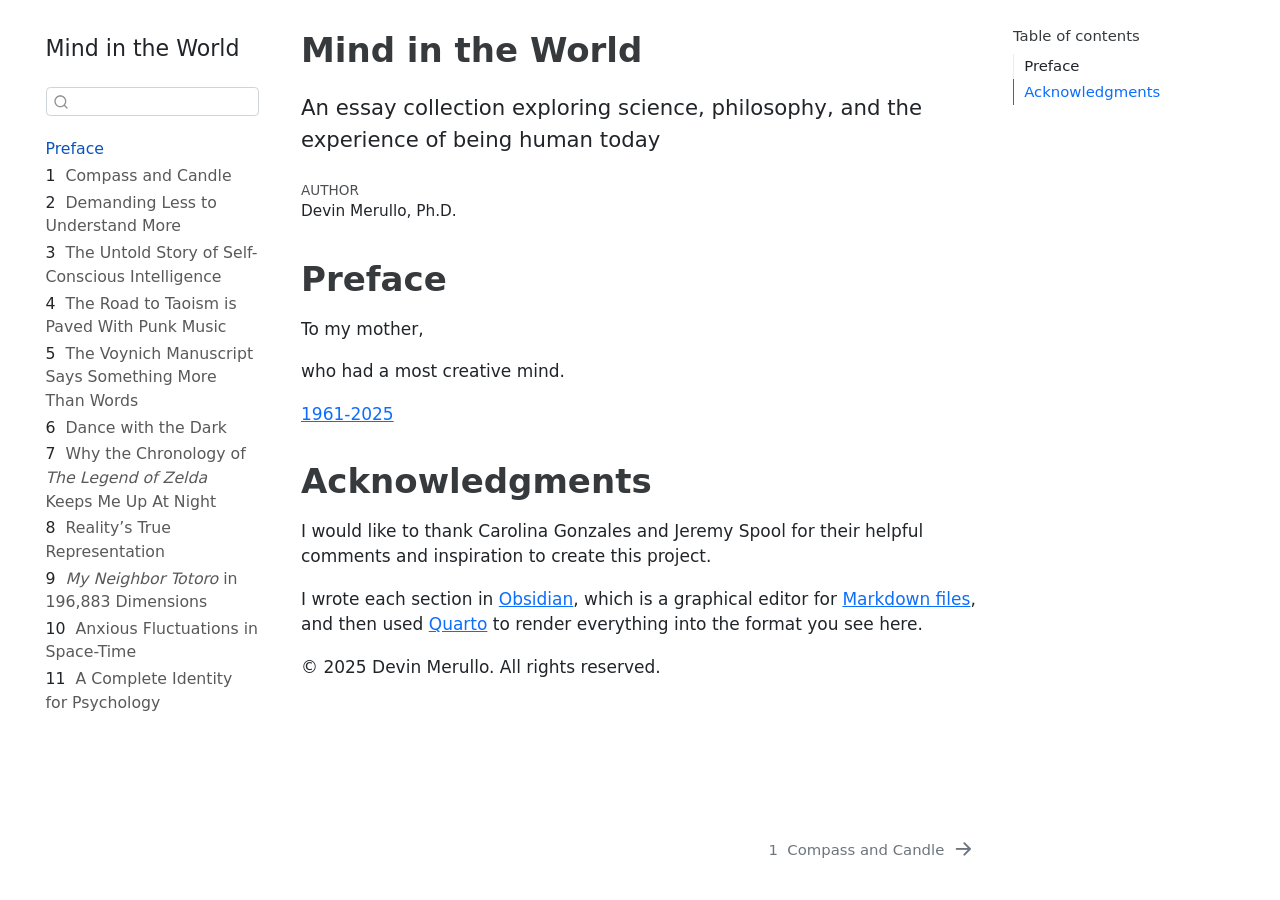
<file: docs/index.html>
<!DOCTYPE html>
<html xmlns="http://www.w3.org/1999/xhtml" lang="en" xml:lang="en"><head>

<meta charset="utf-8">
<meta name="generator" content="quarto-1.3.450">

<meta name="viewport" content="width=device-width, initial-scale=1.0, user-scalable=yes">

<meta name="author" content="Devin Merullo, Ph.D.">

<title>Mind in the World</title>
<style>
code{white-space: pre-wrap;}
span.smallcaps{font-variant: small-caps;}
div.columns{display: flex; gap: min(4vw, 1.5em);}
div.column{flex: auto; overflow-x: auto;}
div.hanging-indent{margin-left: 1.5em; text-indent: -1.5em;}
ul.task-list{list-style: none;}
ul.task-list li input[type="checkbox"] {
  width: 0.8em;
  margin: 0 0.8em 0.2em -1em; /* quarto-specific, see https://github.com/quarto-dev/quarto-cli/issues/4556 */ 
  vertical-align: middle;
}
</style>


<script src="site_libs/quarto-nav/quarto-nav.js"></script>
<script src="site_libs/quarto-nav/headroom.min.js"></script>
<script src="site_libs/clipboard/clipboard.min.js"></script>
<script src="site_libs/quarto-search/autocomplete.umd.js"></script>
<script src="site_libs/quarto-search/fuse.min.js"></script>
<script src="site_libs/quarto-search/quarto-search.js"></script>
<meta name="quarto:offset" content="./">
<link href="./compass-and-candle.html" rel="next">
<script src="site_libs/quarto-html/quarto.js"></script>
<script src="site_libs/quarto-html/popper.min.js"></script>
<script src="site_libs/quarto-html/tippy.umd.min.js"></script>
<script src="site_libs/quarto-html/anchor.min.js"></script>
<link href="site_libs/quarto-html/tippy.css" rel="stylesheet">
<link href="site_libs/quarto-html/quarto-syntax-highlighting.css" rel="stylesheet" id="quarto-text-highlighting-styles">
<script src="site_libs/bootstrap/bootstrap.min.js"></script>
<link href="site_libs/bootstrap/bootstrap-icons.css" rel="stylesheet">
<link href="site_libs/bootstrap/bootstrap.min.css" rel="stylesheet" id="quarto-bootstrap" data-mode="light">
<script id="quarto-search-options" type="application/json">{
  "location": "sidebar",
  "copy-button": false,
  "collapse-after": 3,
  "panel-placement": "start",
  "type": "textbox",
  "limit": 20,
  "language": {
    "search-no-results-text": "No results",
    "search-matching-documents-text": "matching documents",
    "search-copy-link-title": "Copy link to search",
    "search-hide-matches-text": "Hide additional matches",
    "search-more-match-text": "more match in this document",
    "search-more-matches-text": "more matches in this document",
    "search-clear-button-title": "Clear",
    "search-detached-cancel-button-title": "Cancel",
    "search-submit-button-title": "Submit",
    "search-label": "Search"
  }
}</script>


<link rel="stylesheet" href="styles.css">
</head>

<body class="nav-sidebar floating">

<div id="quarto-search-results"></div>
  <header id="quarto-header" class="headroom fixed-top">
  <nav class="quarto-secondary-nav">
    <div class="container-fluid d-flex">
      <button type="button" class="quarto-btn-toggle btn" data-bs-toggle="collapse" data-bs-target="#quarto-sidebar,#quarto-sidebar-glass" aria-controls="quarto-sidebar" aria-expanded="false" aria-label="Toggle sidebar navigation" onclick="if (window.quartoToggleHeadroom) { window.quartoToggleHeadroom(); }">
        <i class="bi bi-layout-text-sidebar-reverse"></i>
      </button>
      <nav class="quarto-page-breadcrumbs" aria-label="breadcrumb"><ol class="breadcrumb"><li class="breadcrumb-item"><a href="./index.html">Preface</a></li></ol></nav>
      <a class="flex-grow-1" role="button" data-bs-toggle="collapse" data-bs-target="#quarto-sidebar,#quarto-sidebar-glass" aria-controls="quarto-sidebar" aria-expanded="false" aria-label="Toggle sidebar navigation" onclick="if (window.quartoToggleHeadroom) { window.quartoToggleHeadroom(); }">      
      </a>
      <button type="button" class="btn quarto-search-button" aria-label="" onclick="window.quartoOpenSearch();">
        <i class="bi bi-search"></i>
      </button>
    </div>
  </nav>
</header>
<!-- content -->
<div id="quarto-content" class="quarto-container page-columns page-rows-contents page-layout-full">
<!-- sidebar -->
  <nav id="quarto-sidebar" class="sidebar collapse collapse-horizontal sidebar-navigation floating overflow-auto">
    <div class="pt-lg-2 mt-2 text-left sidebar-header">
    <div class="sidebar-title mb-0 py-0">
      <a href="./">Mind in the World</a> 
    </div>
      </div>
        <div class="mt-2 flex-shrink-0 align-items-center">
        <div class="sidebar-search">
        <div id="quarto-search" class="" title="Search"></div>
        </div>
        </div>
    <div class="sidebar-menu-container"> 
    <ul class="list-unstyled mt-1">
        <li class="sidebar-item">
  <div class="sidebar-item-container"> 
  <a href="./index.html" class="sidebar-item-text sidebar-link active">
 <span class="menu-text">Preface</span></a>
  </div>
</li>
        <li class="sidebar-item">
  <div class="sidebar-item-container"> 
  <a href="./compass-and-candle.html" class="sidebar-item-text sidebar-link">
 <span class="menu-text"><span class="chapter-number">1</span>&nbsp; <span class="chapter-title">Compass and Candle</span></span></a>
  </div>
</li>
        <li class="sidebar-item">
  <div class="sidebar-item-container"> 
  <a href="./self.html" class="sidebar-item-text sidebar-link">
 <span class="menu-text"><span class="chapter-number">2</span>&nbsp; <span class="chapter-title">Demanding Less to Understand More</span></span></a>
  </div>
</li>
        <li class="sidebar-item">
  <div class="sidebar-item-container"> 
  <a href="./movement.html" class="sidebar-item-text sidebar-link">
 <span class="menu-text"><span class="chapter-number">3</span>&nbsp; <span class="chapter-title">The Untold Story of Self-Conscious Intelligence</span></span></a>
  </div>
</li>
        <li class="sidebar-item">
  <div class="sidebar-item-container"> 
  <a href="./tao-punk.html" class="sidebar-item-text sidebar-link">
 <span class="menu-text"><span class="chapter-number">4</span>&nbsp; <span class="chapter-title">The Road to Taoism is Paved With Punk Music</span></span></a>
  </div>
</li>
        <li class="sidebar-item">
  <div class="sidebar-item-container"> 
  <a href="./vms.html" class="sidebar-item-text sidebar-link">
 <span class="menu-text"><span class="chapter-number">5</span>&nbsp; <span class="chapter-title">The Voynich Manuscript Says Something More Than Words</span></span></a>
  </div>
</li>
        <li class="sidebar-item">
  <div class="sidebar-item-container"> 
  <a href="./individuation.html" class="sidebar-item-text sidebar-link">
 <span class="menu-text"><span class="chapter-number">6</span>&nbsp; <span class="chapter-title">Dance with the Dark</span></span></a>
  </div>
</li>
        <li class="sidebar-item">
  <div class="sidebar-item-container"> 
  <a href="./zelda-timeline.html" class="sidebar-item-text sidebar-link">
 <span class="menu-text"><span class="chapter-number">7</span>&nbsp; <span class="chapter-title">Why the Chronology of <em>The Legend of Zelda</em> Keeps Me Up At Night</span></span></a>
  </div>
</li>
        <li class="sidebar-item">
  <div class="sidebar-item-container"> 
  <a href="./representation.html" class="sidebar-item-text sidebar-link">
 <span class="menu-text"><span class="chapter-number">8</span>&nbsp; <span class="chapter-title">Reality’s True Representation</span></span></a>
  </div>
</li>
        <li class="sidebar-item">
  <div class="sidebar-item-container"> 
  <a href="./monster.html" class="sidebar-item-text sidebar-link">
 <span class="menu-text"><span class="chapter-number">9</span>&nbsp; <span class="chapter-title"><em>My Neighbor Totoro</em> in 196,883 Dimensions</span></span></a>
  </div>
</li>
        <li class="sidebar-item">
  <div class="sidebar-item-container"> 
  <a href="./anxiety.html" class="sidebar-item-text sidebar-link">
 <span class="menu-text"><span class="chapter-number">10</span>&nbsp; <span class="chapter-title">Anxious Fluctuations in Space-Time</span></span></a>
  </div>
</li>
        <li class="sidebar-item">
  <div class="sidebar-item-container"> 
  <a href="./psychology.html" class="sidebar-item-text sidebar-link">
 <span class="menu-text"><span class="chapter-number">11</span>&nbsp; <span class="chapter-title">A Complete Identity for Psychology</span></span></a>
  </div>
</li>
    </ul>
    </div>
</nav>
<div id="quarto-sidebar-glass" data-bs-toggle="collapse" data-bs-target="#quarto-sidebar,#quarto-sidebar-glass"></div>
<!-- margin-sidebar -->
    <div id="quarto-margin-sidebar" class="sidebar margin-sidebar">
        <nav id="TOC" role="doc-toc" class="toc-active">
    <h2 id="toc-title">Table of contents</h2>
   
  <ul>
  <li><a href="#preface" id="toc-preface" class="nav-link active" data-scroll-target="#preface">Preface</a></li>
  <li><a href="#acknowledgments" id="toc-acknowledgments" class="nav-link" data-scroll-target="#acknowledgments">Acknowledgments</a></li>
  </ul>
</nav>
    </div>
<!-- main -->
<main class="content column-body" id="quarto-document-content">

<header id="title-block-header" class="quarto-title-block default">
<div class="quarto-title">
<h1 class="title">Mind in the World</h1>
<p class="subtitle lead">An essay collection exploring science, philosophy, and the experience of being human today</p>
</div>



<div class="quarto-title-meta">

    <div>
    <div class="quarto-title-meta-heading">Author</div>
    <div class="quarto-title-meta-contents">
             <p>Devin Merullo, Ph.D. </p>
          </div>
  </div>
    
  
    
  </div>
  

</header>

<section id="preface" class="level1 unnumbered">
<h1 class="unnumbered">Preface</h1>
<p>To my mother,</p>
<p>who had a most creative mind.</p>
<p><a href="https://www.haysfuneralhome.com/obituaries/Donna-Jean-Merullo?obId=46228198" target="_blank">1961-2025</a></p>
</section>
<section id="acknowledgments" class="level1">
<h1>Acknowledgments</h1>
<p>I would like to thank Carolina Gonzales and Jeremy Spool for their helpful comments and inspiration to create this project.</p>
<p>I wrote each section in <a href="https://obsidian.md/" target="_blank">Obsidian</a>, which is a graphical editor for <a href="https://www.markdownguide.org/getting-started/" target="_blank">Markdown files</a>, and then used <a href="https://quarto.org/" target="_blank">Quarto</a> to render everything into the format you see here.</p>
<p>© 2025 Devin Merullo. All rights reserved.</p>


</section>

</main> <!-- /main -->
<script id="quarto-html-after-body" type="application/javascript">
window.document.addEventListener("DOMContentLoaded", function (event) {
  const toggleBodyColorMode = (bsSheetEl) => {
    const mode = bsSheetEl.getAttribute("data-mode");
    const bodyEl = window.document.querySelector("body");
    if (mode === "dark") {
      bodyEl.classList.add("quarto-dark");
      bodyEl.classList.remove("quarto-light");
    } else {
      bodyEl.classList.add("quarto-light");
      bodyEl.classList.remove("quarto-dark");
    }
  }
  const toggleBodyColorPrimary = () => {
    const bsSheetEl = window.document.querySelector("link#quarto-bootstrap");
    if (bsSheetEl) {
      toggleBodyColorMode(bsSheetEl);
    }
  }
  toggleBodyColorPrimary();  
  const icon = "";
  const anchorJS = new window.AnchorJS();
  anchorJS.options = {
    placement: 'right',
    icon: icon
  };
  anchorJS.add('.anchored');
  const isCodeAnnotation = (el) => {
    for (const clz of el.classList) {
      if (clz.startsWith('code-annotation-')) {                     
        return true;
      }
    }
    return false;
  }
  const clipboard = new window.ClipboardJS('.code-copy-button', {
    text: function(trigger) {
      const codeEl = trigger.previousElementSibling.cloneNode(true);
      for (const childEl of codeEl.children) {
        if (isCodeAnnotation(childEl)) {
          childEl.remove();
        }
      }
      return codeEl.innerText;
    }
  });
  clipboard.on('success', function(e) {
    // button target
    const button = e.trigger;
    // don't keep focus
    button.blur();
    // flash "checked"
    button.classList.add('code-copy-button-checked');
    var currentTitle = button.getAttribute("title");
    button.setAttribute("title", "Copied!");
    let tooltip;
    if (window.bootstrap) {
      button.setAttribute("data-bs-toggle", "tooltip");
      button.setAttribute("data-bs-placement", "left");
      button.setAttribute("data-bs-title", "Copied!");
      tooltip = new bootstrap.Tooltip(button, 
        { trigger: "manual", 
          customClass: "code-copy-button-tooltip",
          offset: [0, -8]});
      tooltip.show();    
    }
    setTimeout(function() {
      if (tooltip) {
        tooltip.hide();
        button.removeAttribute("data-bs-title");
        button.removeAttribute("data-bs-toggle");
        button.removeAttribute("data-bs-placement");
      }
      button.setAttribute("title", currentTitle);
      button.classList.remove('code-copy-button-checked');
    }, 1000);
    // clear code selection
    e.clearSelection();
  });
  function tippyHover(el, contentFn) {
    const config = {
      allowHTML: true,
      content: contentFn,
      maxWidth: 500,
      delay: 100,
      arrow: false,
      appendTo: function(el) {
          return el.parentElement;
      },
      interactive: true,
      interactiveBorder: 10,
      theme: 'quarto',
      placement: 'bottom-start'
    };
    window.tippy(el, config); 
  }
  const noterefs = window.document.querySelectorAll('a[role="doc-noteref"]');
  for (var i=0; i<noterefs.length; i++) {
    const ref = noterefs[i];
    tippyHover(ref, function() {
      // use id or data attribute instead here
      let href = ref.getAttribute('data-footnote-href') || ref.getAttribute('href');
      try { href = new URL(href).hash; } catch {}
      const id = href.replace(/^#\/?/, "");
      const note = window.document.getElementById(id);
      return note.innerHTML;
    });
  }
      let selectedAnnoteEl;
      const selectorForAnnotation = ( cell, annotation) => {
        let cellAttr = 'data-code-cell="' + cell + '"';
        let lineAttr = 'data-code-annotation="' +  annotation + '"';
        const selector = 'span[' + cellAttr + '][' + lineAttr + ']';
        return selector;
      }
      const selectCodeLines = (annoteEl) => {
        const doc = window.document;
        const targetCell = annoteEl.getAttribute("data-target-cell");
        const targetAnnotation = annoteEl.getAttribute("data-target-annotation");
        const annoteSpan = window.document.querySelector(selectorForAnnotation(targetCell, targetAnnotation));
        const lines = annoteSpan.getAttribute("data-code-lines").split(",");
        const lineIds = lines.map((line) => {
          return targetCell + "-" + line;
        })
        let top = null;
        let height = null;
        let parent = null;
        if (lineIds.length > 0) {
            //compute the position of the single el (top and bottom and make a div)
            const el = window.document.getElementById(lineIds[0]);
            top = el.offsetTop;
            height = el.offsetHeight;
            parent = el.parentElement.parentElement;
          if (lineIds.length > 1) {
            const lastEl = window.document.getElementById(lineIds[lineIds.length - 1]);
            const bottom = lastEl.offsetTop + lastEl.offsetHeight;
            height = bottom - top;
          }
          if (top !== null && height !== null && parent !== null) {
            // cook up a div (if necessary) and position it 
            let div = window.document.getElementById("code-annotation-line-highlight");
            if (div === null) {
              div = window.document.createElement("div");
              div.setAttribute("id", "code-annotation-line-highlight");
              div.style.position = 'absolute';
              parent.appendChild(div);
            }
            div.style.top = top - 2 + "px";
            div.style.height = height + 4 + "px";
            let gutterDiv = window.document.getElementById("code-annotation-line-highlight-gutter");
            if (gutterDiv === null) {
              gutterDiv = window.document.createElement("div");
              gutterDiv.setAttribute("id", "code-annotation-line-highlight-gutter");
              gutterDiv.style.position = 'absolute';
              const codeCell = window.document.getElementById(targetCell);
              const gutter = codeCell.querySelector('.code-annotation-gutter');
              gutter.appendChild(gutterDiv);
            }
            gutterDiv.style.top = top - 2 + "px";
            gutterDiv.style.height = height + 4 + "px";
          }
          selectedAnnoteEl = annoteEl;
        }
      };
      const unselectCodeLines = () => {
        const elementsIds = ["code-annotation-line-highlight", "code-annotation-line-highlight-gutter"];
        elementsIds.forEach((elId) => {
          const div = window.document.getElementById(elId);
          if (div) {
            div.remove();
          }
        });
        selectedAnnoteEl = undefined;
      };
      // Attach click handler to the DT
      const annoteDls = window.document.querySelectorAll('dt[data-target-cell]');
      for (const annoteDlNode of annoteDls) {
        annoteDlNode.addEventListener('click', (event) => {
          const clickedEl = event.target;
          if (clickedEl !== selectedAnnoteEl) {
            unselectCodeLines();
            const activeEl = window.document.querySelector('dt[data-target-cell].code-annotation-active');
            if (activeEl) {
              activeEl.classList.remove('code-annotation-active');
            }
            selectCodeLines(clickedEl);
            clickedEl.classList.add('code-annotation-active');
          } else {
            // Unselect the line
            unselectCodeLines();
            clickedEl.classList.remove('code-annotation-active');
          }
        });
      }
  const findCites = (el) => {
    const parentEl = el.parentElement;
    if (parentEl) {
      const cites = parentEl.dataset.cites;
      if (cites) {
        return {
          el,
          cites: cites.split(' ')
        };
      } else {
        return findCites(el.parentElement)
      }
    } else {
      return undefined;
    }
  };
  var bibliorefs = window.document.querySelectorAll('a[role="doc-biblioref"]');
  for (var i=0; i<bibliorefs.length; i++) {
    const ref = bibliorefs[i];
    const citeInfo = findCites(ref);
    if (citeInfo) {
      tippyHover(citeInfo.el, function() {
        var popup = window.document.createElement('div');
        citeInfo.cites.forEach(function(cite) {
          var citeDiv = window.document.createElement('div');
          citeDiv.classList.add('hanging-indent');
          citeDiv.classList.add('csl-entry');
          var biblioDiv = window.document.getElementById('ref-' + cite);
          if (biblioDiv) {
            citeDiv.innerHTML = biblioDiv.innerHTML;
          }
          popup.appendChild(citeDiv);
        });
        return popup.innerHTML;
      });
    }
  }
});
</script>
<nav class="page-navigation column-body">
  <div class="nav-page nav-page-previous">
  </div>
  <div class="nav-page nav-page-next">
      <a href="./compass-and-candle.html" class="pagination-link">
        <span class="nav-page-text"><span class="chapter-number">1</span>&nbsp; <span class="chapter-title">Compass and Candle</span></span> <i class="bi bi-arrow-right-short"></i>
      </a>
  </div>
</nav>
</div> <!-- /content -->



</body></html>
</file>
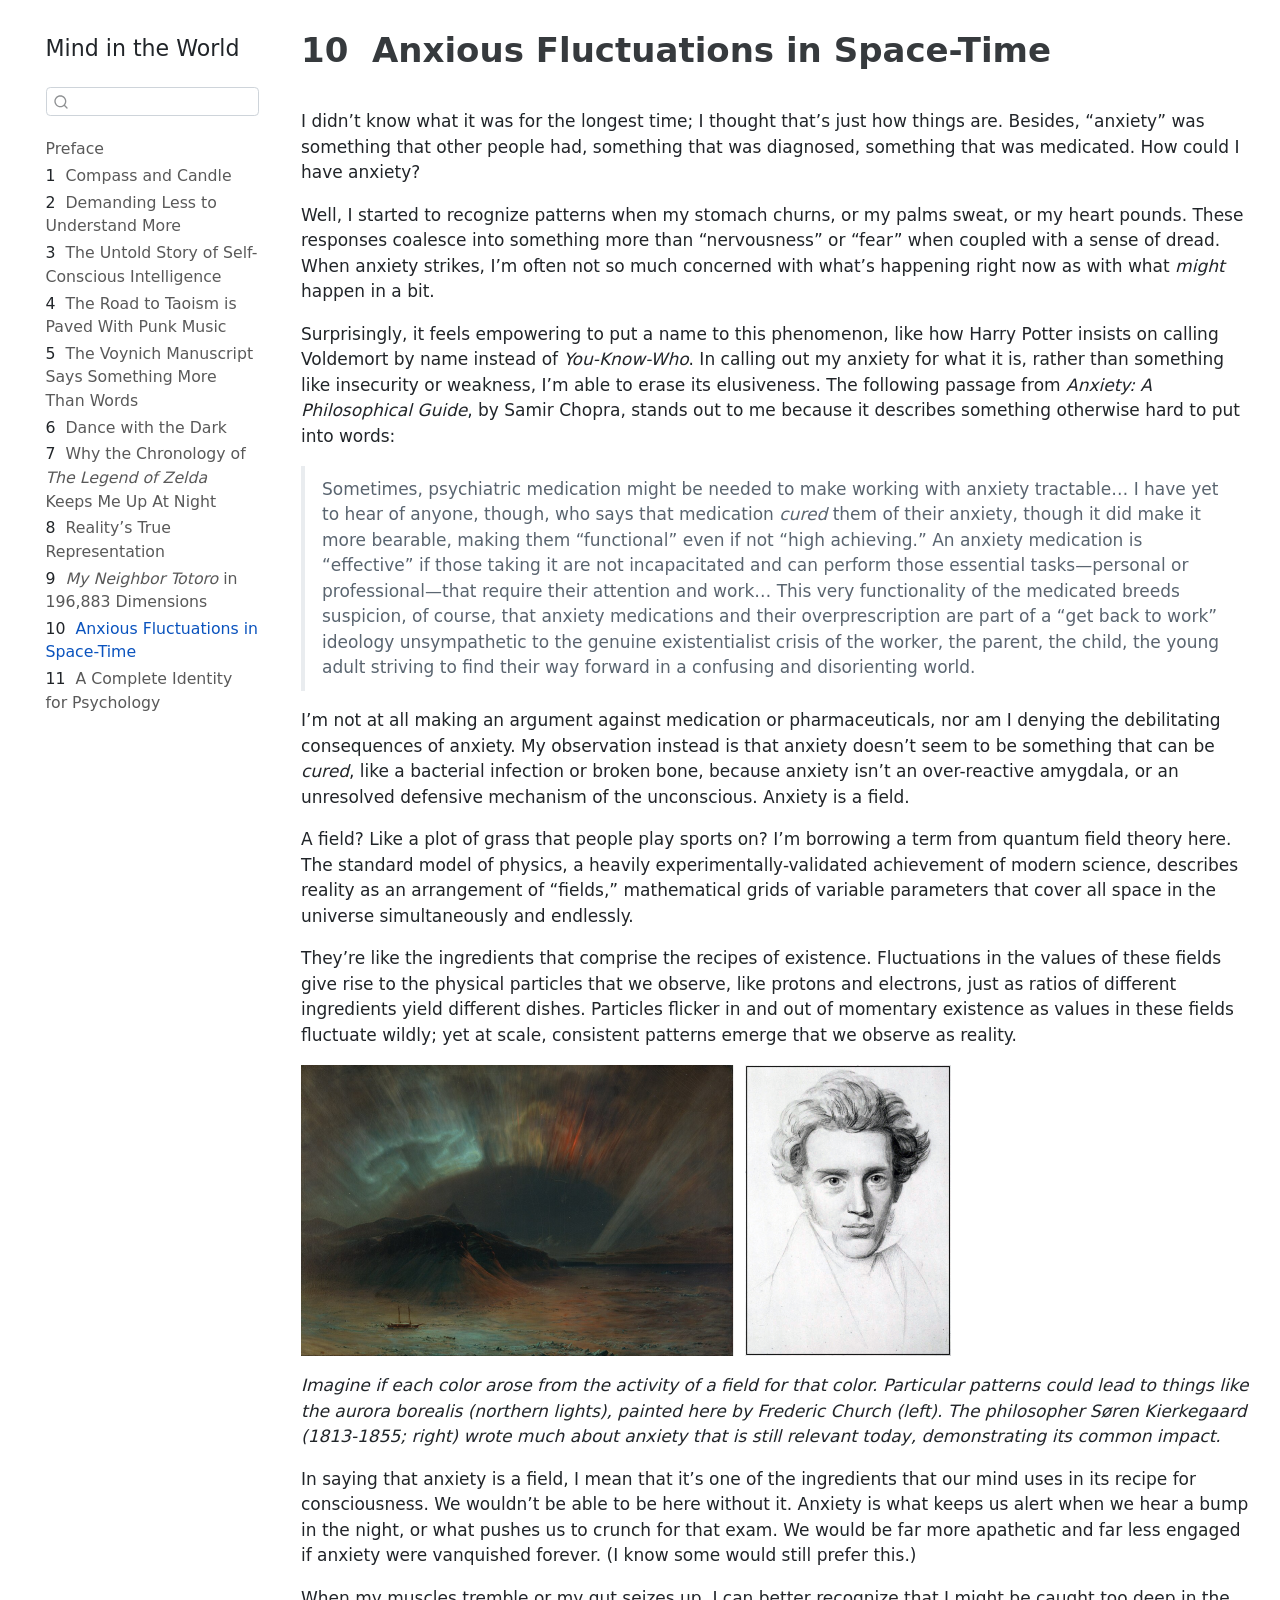
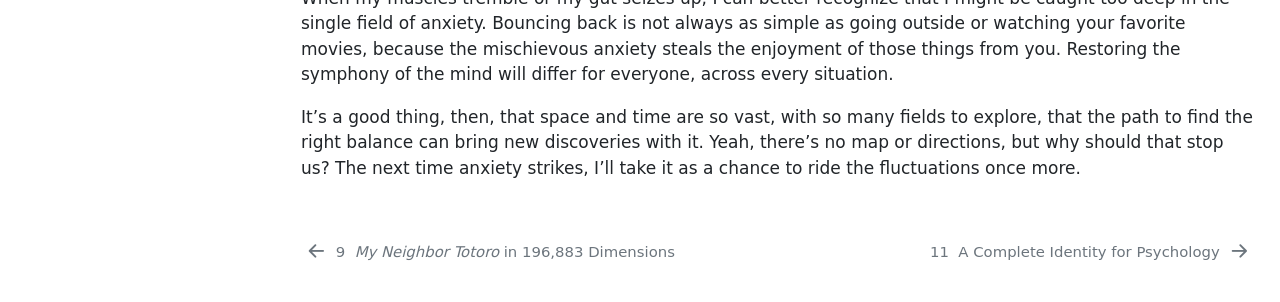
<file: docs/anxiety.html>
<!DOCTYPE html>
<html xmlns="http://www.w3.org/1999/xhtml" lang="en" xml:lang="en"><head>

<meta charset="utf-8">
<meta name="generator" content="quarto-1.3.450">

<meta name="viewport" content="width=device-width, initial-scale=1.0, user-scalable=yes">


<title>Mind in the World - 10&nbsp; Anxious Fluctuations in Space-Time</title>
<style>
code{white-space: pre-wrap;}
span.smallcaps{font-variant: small-caps;}
div.columns{display: flex; gap: min(4vw, 1.5em);}
div.column{flex: auto; overflow-x: auto;}
div.hanging-indent{margin-left: 1.5em; text-indent: -1.5em;}
ul.task-list{list-style: none;}
ul.task-list li input[type="checkbox"] {
  width: 0.8em;
  margin: 0 0.8em 0.2em -1em; /* quarto-specific, see https://github.com/quarto-dev/quarto-cli/issues/4556 */ 
  vertical-align: middle;
}
</style>


<script src="site_libs/quarto-nav/quarto-nav.js"></script>
<script src="site_libs/quarto-nav/headroom.min.js"></script>
<script src="site_libs/clipboard/clipboard.min.js"></script>
<script src="site_libs/quarto-search/autocomplete.umd.js"></script>
<script src="site_libs/quarto-search/fuse.min.js"></script>
<script src="site_libs/quarto-search/quarto-search.js"></script>
<meta name="quarto:offset" content="./">
<link href="./psychology.html" rel="next">
<link href="./monster.html" rel="prev">
<script src="site_libs/quarto-html/quarto.js"></script>
<script src="site_libs/quarto-html/popper.min.js"></script>
<script src="site_libs/quarto-html/tippy.umd.min.js"></script>
<script src="site_libs/quarto-html/anchor.min.js"></script>
<link href="site_libs/quarto-html/tippy.css" rel="stylesheet">
<link href="site_libs/quarto-html/quarto-syntax-highlighting.css" rel="stylesheet" id="quarto-text-highlighting-styles">
<script src="site_libs/bootstrap/bootstrap.min.js"></script>
<link href="site_libs/bootstrap/bootstrap-icons.css" rel="stylesheet">
<link href="site_libs/bootstrap/bootstrap.min.css" rel="stylesheet" id="quarto-bootstrap" data-mode="light">
<script id="quarto-search-options" type="application/json">{
  "location": "sidebar",
  "copy-button": false,
  "collapse-after": 3,
  "panel-placement": "start",
  "type": "textbox",
  "limit": 20,
  "language": {
    "search-no-results-text": "No results",
    "search-matching-documents-text": "matching documents",
    "search-copy-link-title": "Copy link to search",
    "search-hide-matches-text": "Hide additional matches",
    "search-more-match-text": "more match in this document",
    "search-more-matches-text": "more matches in this document",
    "search-clear-button-title": "Clear",
    "search-detached-cancel-button-title": "Cancel",
    "search-submit-button-title": "Submit",
    "search-label": "Search"
  }
}</script>


<link rel="stylesheet" href="styles.css">
</head>

<body class="nav-sidebar floating">

<div id="quarto-search-results"></div>
  <header id="quarto-header" class="headroom fixed-top">
  <nav class="quarto-secondary-nav">
    <div class="container-fluid d-flex">
      <button type="button" class="quarto-btn-toggle btn" data-bs-toggle="collapse" data-bs-target="#quarto-sidebar,#quarto-sidebar-glass" aria-controls="quarto-sidebar" aria-expanded="false" aria-label="Toggle sidebar navigation" onclick="if (window.quartoToggleHeadroom) { window.quartoToggleHeadroom(); }">
        <i class="bi bi-layout-text-sidebar-reverse"></i>
      </button>
      <nav class="quarto-page-breadcrumbs" aria-label="breadcrumb"><ol class="breadcrumb"><li class="breadcrumb-item"><a href="./anxiety.html"><span class="chapter-number">10</span>&nbsp; <span class="chapter-title">Anxious Fluctuations in Space-Time</span></a></li></ol></nav>
      <a class="flex-grow-1" role="button" data-bs-toggle="collapse" data-bs-target="#quarto-sidebar,#quarto-sidebar-glass" aria-controls="quarto-sidebar" aria-expanded="false" aria-label="Toggle sidebar navigation" onclick="if (window.quartoToggleHeadroom) { window.quartoToggleHeadroom(); }">      
      </a>
      <button type="button" class="btn quarto-search-button" aria-label="" onclick="window.quartoOpenSearch();">
        <i class="bi bi-search"></i>
      </button>
    </div>
  </nav>
</header>
<!-- content -->
<div id="quarto-content" class="quarto-container page-columns page-rows-contents page-layout-full">
<!-- sidebar -->
  <nav id="quarto-sidebar" class="sidebar collapse collapse-horizontal sidebar-navigation floating overflow-auto">
    <div class="pt-lg-2 mt-2 text-left sidebar-header">
    <div class="sidebar-title mb-0 py-0">
      <a href="./">Mind in the World</a> 
    </div>
      </div>
        <div class="mt-2 flex-shrink-0 align-items-center">
        <div class="sidebar-search">
        <div id="quarto-search" class="" title="Search"></div>
        </div>
        </div>
    <div class="sidebar-menu-container"> 
    <ul class="list-unstyled mt-1">
        <li class="sidebar-item">
  <div class="sidebar-item-container"> 
  <a href="./index.html" class="sidebar-item-text sidebar-link">
 <span class="menu-text">Preface</span></a>
  </div>
</li>
        <li class="sidebar-item">
  <div class="sidebar-item-container"> 
  <a href="./compass-and-candle.html" class="sidebar-item-text sidebar-link">
 <span class="menu-text"><span class="chapter-number">1</span>&nbsp; <span class="chapter-title">Compass and Candle</span></span></a>
  </div>
</li>
        <li class="sidebar-item">
  <div class="sidebar-item-container"> 
  <a href="./self.html" class="sidebar-item-text sidebar-link">
 <span class="menu-text"><span class="chapter-number">2</span>&nbsp; <span class="chapter-title">Demanding Less to Understand More</span></span></a>
  </div>
</li>
        <li class="sidebar-item">
  <div class="sidebar-item-container"> 
  <a href="./movement.html" class="sidebar-item-text sidebar-link">
 <span class="menu-text"><span class="chapter-number">3</span>&nbsp; <span class="chapter-title">The Untold Story of Self-Conscious Intelligence</span></span></a>
  </div>
</li>
        <li class="sidebar-item">
  <div class="sidebar-item-container"> 
  <a href="./tao-punk.html" class="sidebar-item-text sidebar-link">
 <span class="menu-text"><span class="chapter-number">4</span>&nbsp; <span class="chapter-title">The Road to Taoism is Paved With Punk Music</span></span></a>
  </div>
</li>
        <li class="sidebar-item">
  <div class="sidebar-item-container"> 
  <a href="./vms.html" class="sidebar-item-text sidebar-link">
 <span class="menu-text"><span class="chapter-number">5</span>&nbsp; <span class="chapter-title">The Voynich Manuscript Says Something More Than Words</span></span></a>
  </div>
</li>
        <li class="sidebar-item">
  <div class="sidebar-item-container"> 
  <a href="./individuation.html" class="sidebar-item-text sidebar-link">
 <span class="menu-text"><span class="chapter-number">6</span>&nbsp; <span class="chapter-title">Dance with the Dark</span></span></a>
  </div>
</li>
        <li class="sidebar-item">
  <div class="sidebar-item-container"> 
  <a href="./zelda-timeline.html" class="sidebar-item-text sidebar-link">
 <span class="menu-text"><span class="chapter-number">7</span>&nbsp; <span class="chapter-title">Why the Chronology of <em>The Legend of Zelda</em> Keeps Me Up At Night</span></span></a>
  </div>
</li>
        <li class="sidebar-item">
  <div class="sidebar-item-container"> 
  <a href="./representation.html" class="sidebar-item-text sidebar-link">
 <span class="menu-text"><span class="chapter-number">8</span>&nbsp; <span class="chapter-title">Reality’s True Representation</span></span></a>
  </div>
</li>
        <li class="sidebar-item">
  <div class="sidebar-item-container"> 
  <a href="./monster.html" class="sidebar-item-text sidebar-link">
 <span class="menu-text"><span class="chapter-number">9</span>&nbsp; <span class="chapter-title"><em>My Neighbor Totoro</em> in 196,883 Dimensions</span></span></a>
  </div>
</li>
        <li class="sidebar-item">
  <div class="sidebar-item-container"> 
  <a href="./anxiety.html" class="sidebar-item-text sidebar-link active">
 <span class="menu-text"><span class="chapter-number">10</span>&nbsp; <span class="chapter-title">Anxious Fluctuations in Space-Time</span></span></a>
  </div>
</li>
        <li class="sidebar-item">
  <div class="sidebar-item-container"> 
  <a href="./psychology.html" class="sidebar-item-text sidebar-link">
 <span class="menu-text"><span class="chapter-number">11</span>&nbsp; <span class="chapter-title">A Complete Identity for Psychology</span></span></a>
  </div>
</li>
    </ul>
    </div>
</nav>
<div id="quarto-sidebar-glass" data-bs-toggle="collapse" data-bs-target="#quarto-sidebar,#quarto-sidebar-glass"></div>
<!-- margin-sidebar -->
    <div id="quarto-margin-sidebar" class="sidebar margin-sidebar zindex-bottom">
        
    </div>
<!-- main -->
<main class="content column-page-right" id="quarto-document-content">

<header id="title-block-header" class="quarto-title-block default">
<div class="quarto-title">
<h1 class="title"><span class="chapter-number">10</span>&nbsp; <span class="chapter-title">Anxious Fluctuations in Space-Time</span></h1>
</div>



<div class="quarto-title-meta">

    
  
    
  </div>
  

</header>

<p>I didn’t know what it was for the longest time; I thought that’s just how things are. Besides, “anxiety” was something that other people had, something that was diagnosed, something that was medicated. How could I have anxiety?</p>
<p>Well, I started to recognize patterns when my stomach churns, or my palms sweat, or my heart pounds. These responses coalesce into something more than “nervousness” or “fear” when coupled with a sense of dread. When anxiety strikes, I’m often not so much concerned with what’s happening right now as with what <em>might</em> happen in a bit.</p>
<p>Surprisingly, it feels empowering to put a name to this phenomenon, like how Harry Potter insists on calling Voldemort by name instead of <em>You-Know-Who</em>. In calling out my anxiety for what it is, rather than something like insecurity or weakness, I’m able to erase its elusiveness. The following passage from <em>Anxiety: A Philosophical Guide</em>, by Samir Chopra, stands out to me because it describes something otherwise hard to put into words:</p>
<blockquote class="blockquote">
<p>Sometimes, psychiatric medication might be needed to make working with anxiety tractable… I have yet to hear of anyone, though, who says that medication <em>cured</em> them of their anxiety, though it did make it more bearable, making them “functional” even if not “high achieving.” An anxiety medication is “effective” if those taking it are not incapacitated and can perform those essential tasks—personal or professional—that require their attention and work… This very functionality of the medicated breeds suspicion, of course, that anxiety medications and their overprescription are part of a “get back to work” ideology unsympathetic to the genuine existentialist crisis of the worker, the parent, the child, the young adult striving to find their way forward in a confusing and disorienting world.</p>
</blockquote>
<p>I’m not at all making an argument against medication or pharmaceuticals, nor am I denying the debilitating consequences of anxiety. My observation instead is that anxiety doesn’t seem to be something that can be <em>cured</em>, like a bacterial infection or broken bone, because anxiety isn’t an over-reactive amygdala, or an unresolved defensive mechanism of the unconscious. Anxiety is a field.</p>
<p>A field? Like a plot of grass that people play sports on? I’m borrowing a term from quantum field theory here. The standard model of physics, a heavily experimentally-validated achievement of modern science, describes reality as an arrangement of “fields,” mathematical grids of variable parameters that cover all space in the universe simultaneously and endlessly.</p>
<p>They’re like the ingredients that comprise the recipes of existence. Fluctuations in the values of these fields give rise to the physical particles that we observe, like protons and electrons, just as ratios of different ingredients yield different dishes. Particles flicker in and out of momentary existence as values in these fields fluctuate wildly; yet at scale, consistent patterns emerge that we observe as reality.</p>
<p><img src="files/anxiety.png" class="img-fluid"></p>
<p><em>Imagine if each color arose from the activity of a field for that color. Particular patterns could lead to things like the aurora borealis (northern lights), painted here by Frederic Church (left). The philosopher Søren Kierkegaard (1813-1855; right) wrote much about anxiety that is still relevant today, demonstrating its common impact.</em></p>
<p>In saying that anxiety is a field, I mean that it’s one of the ingredients that our mind uses in its recipe for consciousness. We wouldn’t be able to be here without it. Anxiety is what keeps us alert when we hear a bump in the night, or what pushes us to crunch for that exam. We would be far more apathetic and far less engaged if anxiety were vanquished forever. (I know some would still prefer this.)</p>
<p>When my muscles tremble or my gut seizes up, I can better recognize that I might be caught too deep in the single field of anxiety. Bouncing back is not always as simple as going outside or watching your favorite movies, because the mischievous anxiety steals the enjoyment of those things from you. Restoring the symphony of the mind will differ for everyone, across every situation.</p>
<p>It’s a good thing, then, that space and time are so vast, with so many fields to explore, that the path to find the right balance can bring new discoveries with it. Yeah, there’s no map or directions, but why should that stop us? The next time anxiety strikes, I’ll take it as a chance to ride the fluctuations once more.</p>



</main> <!-- /main -->
<script id="quarto-html-after-body" type="application/javascript">
window.document.addEventListener("DOMContentLoaded", function (event) {
  const toggleBodyColorMode = (bsSheetEl) => {
    const mode = bsSheetEl.getAttribute("data-mode");
    const bodyEl = window.document.querySelector("body");
    if (mode === "dark") {
      bodyEl.classList.add("quarto-dark");
      bodyEl.classList.remove("quarto-light");
    } else {
      bodyEl.classList.add("quarto-light");
      bodyEl.classList.remove("quarto-dark");
    }
  }
  const toggleBodyColorPrimary = () => {
    const bsSheetEl = window.document.querySelector("link#quarto-bootstrap");
    if (bsSheetEl) {
      toggleBodyColorMode(bsSheetEl);
    }
  }
  toggleBodyColorPrimary();  
  const icon = "";
  const anchorJS = new window.AnchorJS();
  anchorJS.options = {
    placement: 'right',
    icon: icon
  };
  anchorJS.add('.anchored');
  const isCodeAnnotation = (el) => {
    for (const clz of el.classList) {
      if (clz.startsWith('code-annotation-')) {                     
        return true;
      }
    }
    return false;
  }
  const clipboard = new window.ClipboardJS('.code-copy-button', {
    text: function(trigger) {
      const codeEl = trigger.previousElementSibling.cloneNode(true);
      for (const childEl of codeEl.children) {
        if (isCodeAnnotation(childEl)) {
          childEl.remove();
        }
      }
      return codeEl.innerText;
    }
  });
  clipboard.on('success', function(e) {
    // button target
    const button = e.trigger;
    // don't keep focus
    button.blur();
    // flash "checked"
    button.classList.add('code-copy-button-checked');
    var currentTitle = button.getAttribute("title");
    button.setAttribute("title", "Copied!");
    let tooltip;
    if (window.bootstrap) {
      button.setAttribute("data-bs-toggle", "tooltip");
      button.setAttribute("data-bs-placement", "left");
      button.setAttribute("data-bs-title", "Copied!");
      tooltip = new bootstrap.Tooltip(button, 
        { trigger: "manual", 
          customClass: "code-copy-button-tooltip",
          offset: [0, -8]});
      tooltip.show();    
    }
    setTimeout(function() {
      if (tooltip) {
        tooltip.hide();
        button.removeAttribute("data-bs-title");
        button.removeAttribute("data-bs-toggle");
        button.removeAttribute("data-bs-placement");
      }
      button.setAttribute("title", currentTitle);
      button.classList.remove('code-copy-button-checked');
    }, 1000);
    // clear code selection
    e.clearSelection();
  });
  function tippyHover(el, contentFn) {
    const config = {
      allowHTML: true,
      content: contentFn,
      maxWidth: 500,
      delay: 100,
      arrow: false,
      appendTo: function(el) {
          return el.parentElement;
      },
      interactive: true,
      interactiveBorder: 10,
      theme: 'quarto',
      placement: 'bottom-start'
    };
    window.tippy(el, config); 
  }
  const noterefs = window.document.querySelectorAll('a[role="doc-noteref"]');
  for (var i=0; i<noterefs.length; i++) {
    const ref = noterefs[i];
    tippyHover(ref, function() {
      // use id or data attribute instead here
      let href = ref.getAttribute('data-footnote-href') || ref.getAttribute('href');
      try { href = new URL(href).hash; } catch {}
      const id = href.replace(/^#\/?/, "");
      const note = window.document.getElementById(id);
      return note.innerHTML;
    });
  }
      let selectedAnnoteEl;
      const selectorForAnnotation = ( cell, annotation) => {
        let cellAttr = 'data-code-cell="' + cell + '"';
        let lineAttr = 'data-code-annotation="' +  annotation + '"';
        const selector = 'span[' + cellAttr + '][' + lineAttr + ']';
        return selector;
      }
      const selectCodeLines = (annoteEl) => {
        const doc = window.document;
        const targetCell = annoteEl.getAttribute("data-target-cell");
        const targetAnnotation = annoteEl.getAttribute("data-target-annotation");
        const annoteSpan = window.document.querySelector(selectorForAnnotation(targetCell, targetAnnotation));
        const lines = annoteSpan.getAttribute("data-code-lines").split(",");
        const lineIds = lines.map((line) => {
          return targetCell + "-" + line;
        })
        let top = null;
        let height = null;
        let parent = null;
        if (lineIds.length > 0) {
            //compute the position of the single el (top and bottom and make a div)
            const el = window.document.getElementById(lineIds[0]);
            top = el.offsetTop;
            height = el.offsetHeight;
            parent = el.parentElement.parentElement;
          if (lineIds.length > 1) {
            const lastEl = window.document.getElementById(lineIds[lineIds.length - 1]);
            const bottom = lastEl.offsetTop + lastEl.offsetHeight;
            height = bottom - top;
          }
          if (top !== null && height !== null && parent !== null) {
            // cook up a div (if necessary) and position it 
            let div = window.document.getElementById("code-annotation-line-highlight");
            if (div === null) {
              div = window.document.createElement("div");
              div.setAttribute("id", "code-annotation-line-highlight");
              div.style.position = 'absolute';
              parent.appendChild(div);
            }
            div.style.top = top - 2 + "px";
            div.style.height = height + 4 + "px";
            let gutterDiv = window.document.getElementById("code-annotation-line-highlight-gutter");
            if (gutterDiv === null) {
              gutterDiv = window.document.createElement("div");
              gutterDiv.setAttribute("id", "code-annotation-line-highlight-gutter");
              gutterDiv.style.position = 'absolute';
              const codeCell = window.document.getElementById(targetCell);
              const gutter = codeCell.querySelector('.code-annotation-gutter');
              gutter.appendChild(gutterDiv);
            }
            gutterDiv.style.top = top - 2 + "px";
            gutterDiv.style.height = height + 4 + "px";
          }
          selectedAnnoteEl = annoteEl;
        }
      };
      const unselectCodeLines = () => {
        const elementsIds = ["code-annotation-line-highlight", "code-annotation-line-highlight-gutter"];
        elementsIds.forEach((elId) => {
          const div = window.document.getElementById(elId);
          if (div) {
            div.remove();
          }
        });
        selectedAnnoteEl = undefined;
      };
      // Attach click handler to the DT
      const annoteDls = window.document.querySelectorAll('dt[data-target-cell]');
      for (const annoteDlNode of annoteDls) {
        annoteDlNode.addEventListener('click', (event) => {
          const clickedEl = event.target;
          if (clickedEl !== selectedAnnoteEl) {
            unselectCodeLines();
            const activeEl = window.document.querySelector('dt[data-target-cell].code-annotation-active');
            if (activeEl) {
              activeEl.classList.remove('code-annotation-active');
            }
            selectCodeLines(clickedEl);
            clickedEl.classList.add('code-annotation-active');
          } else {
            // Unselect the line
            unselectCodeLines();
            clickedEl.classList.remove('code-annotation-active');
          }
        });
      }
  const findCites = (el) => {
    const parentEl = el.parentElement;
    if (parentEl) {
      const cites = parentEl.dataset.cites;
      if (cites) {
        return {
          el,
          cites: cites.split(' ')
        };
      } else {
        return findCites(el.parentElement)
      }
    } else {
      return undefined;
    }
  };
  var bibliorefs = window.document.querySelectorAll('a[role="doc-biblioref"]');
  for (var i=0; i<bibliorefs.length; i++) {
    const ref = bibliorefs[i];
    const citeInfo = findCites(ref);
    if (citeInfo) {
      tippyHover(citeInfo.el, function() {
        var popup = window.document.createElement('div');
        citeInfo.cites.forEach(function(cite) {
          var citeDiv = window.document.createElement('div');
          citeDiv.classList.add('hanging-indent');
          citeDiv.classList.add('csl-entry');
          var biblioDiv = window.document.getElementById('ref-' + cite);
          if (biblioDiv) {
            citeDiv.innerHTML = biblioDiv.innerHTML;
          }
          popup.appendChild(citeDiv);
        });
        return popup.innerHTML;
      });
    }
  }
});
</script>
<nav class="page-navigation column-page-right">
  <div class="nav-page nav-page-previous">
      <a href="./monster.html" class="pagination-link">
        <i class="bi bi-arrow-left-short"></i> <span class="nav-page-text"><span class="chapter-number">9</span>&nbsp; <span class="chapter-title"><em>My Neighbor Totoro</em> in 196,883 Dimensions</span></span>
      </a>          
  </div>
  <div class="nav-page nav-page-next">
      <a href="./psychology.html" class="pagination-link">
        <span class="nav-page-text"><span class="chapter-number">11</span>&nbsp; <span class="chapter-title">A Complete Identity for Psychology</span></span> <i class="bi bi-arrow-right-short"></i>
      </a>
  </div>
</nav>
</div> <!-- /content -->



</body></html>
</file>
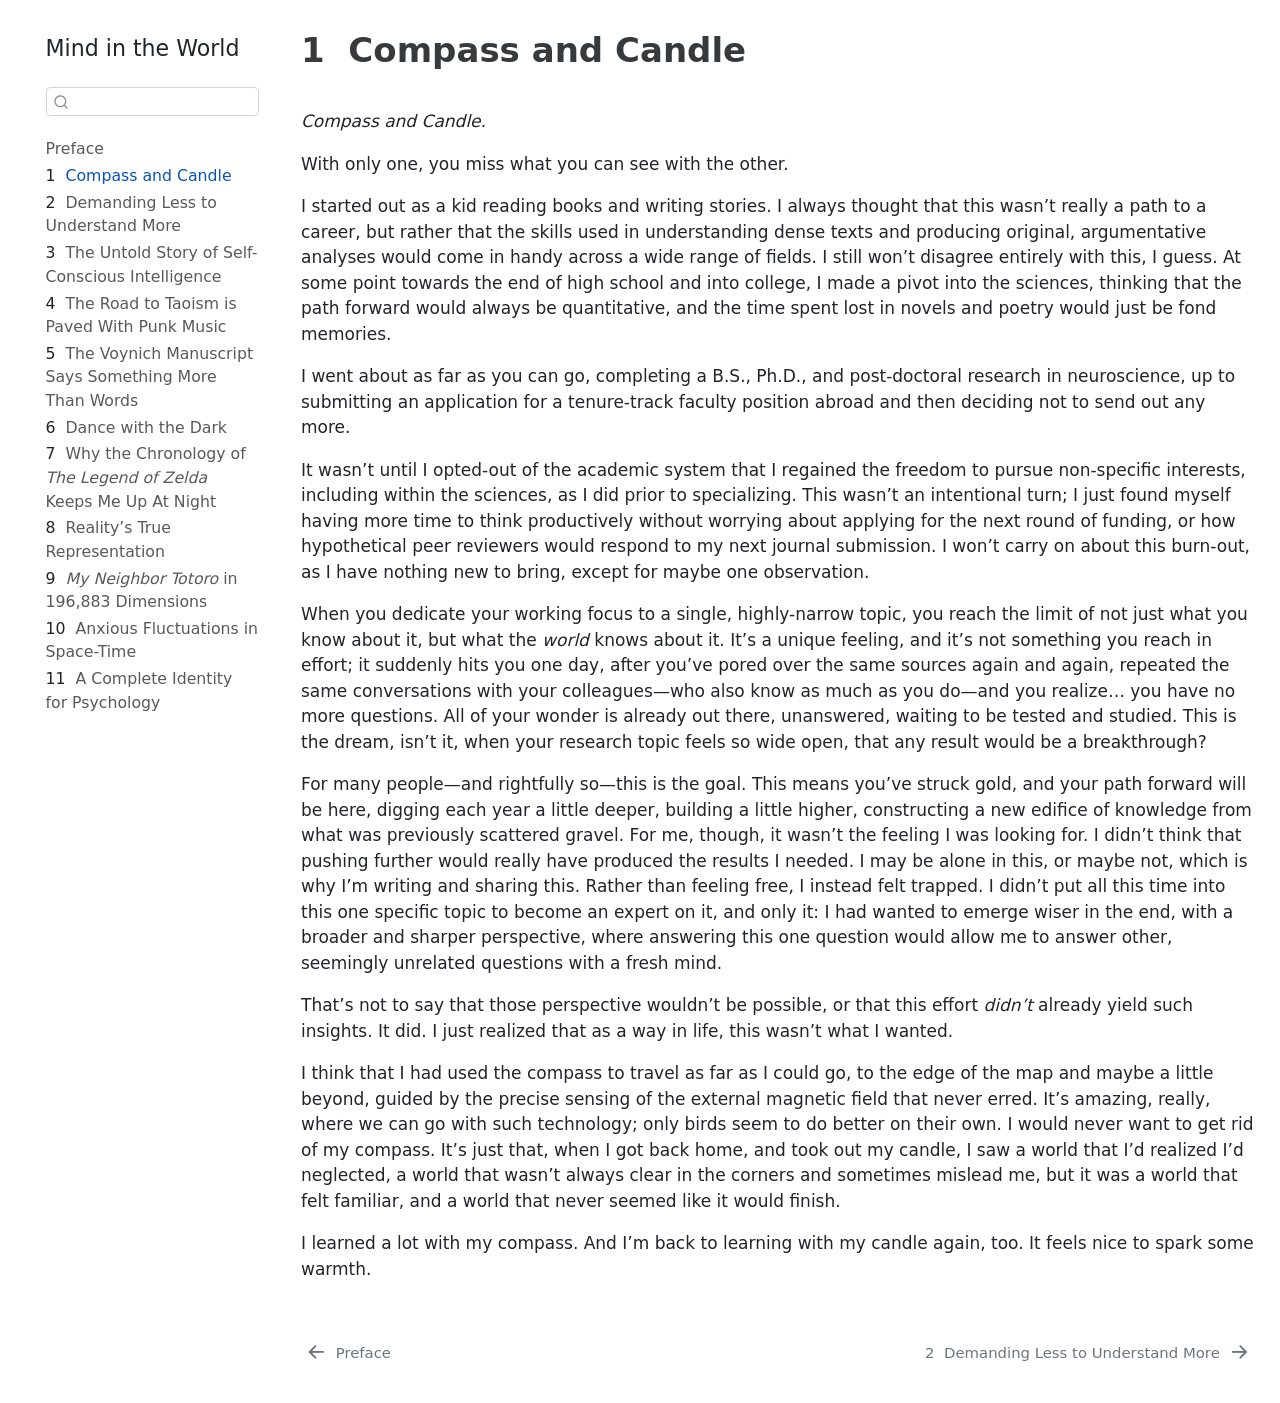
<file: docs/compass-and-candle.html>
<!DOCTYPE html>
<html xmlns="http://www.w3.org/1999/xhtml" lang="en" xml:lang="en"><head>

<meta charset="utf-8">
<meta name="generator" content="quarto-1.3.450">

<meta name="viewport" content="width=device-width, initial-scale=1.0, user-scalable=yes">


<title>Mind in the World - 1&nbsp; Compass and Candle</title>
<style>
code{white-space: pre-wrap;}
span.smallcaps{font-variant: small-caps;}
div.columns{display: flex; gap: min(4vw, 1.5em);}
div.column{flex: auto; overflow-x: auto;}
div.hanging-indent{margin-left: 1.5em; text-indent: -1.5em;}
ul.task-list{list-style: none;}
ul.task-list li input[type="checkbox"] {
  width: 0.8em;
  margin: 0 0.8em 0.2em -1em; /* quarto-specific, see https://github.com/quarto-dev/quarto-cli/issues/4556 */ 
  vertical-align: middle;
}
</style>


<script src="site_libs/quarto-nav/quarto-nav.js"></script>
<script src="site_libs/quarto-nav/headroom.min.js"></script>
<script src="site_libs/clipboard/clipboard.min.js"></script>
<script src="site_libs/quarto-search/autocomplete.umd.js"></script>
<script src="site_libs/quarto-search/fuse.min.js"></script>
<script src="site_libs/quarto-search/quarto-search.js"></script>
<meta name="quarto:offset" content="./">
<link href="./self.html" rel="next">
<link href="./index.html" rel="prev">
<script src="site_libs/quarto-html/quarto.js"></script>
<script src="site_libs/quarto-html/popper.min.js"></script>
<script src="site_libs/quarto-html/tippy.umd.min.js"></script>
<script src="site_libs/quarto-html/anchor.min.js"></script>
<link href="site_libs/quarto-html/tippy.css" rel="stylesheet">
<link href="site_libs/quarto-html/quarto-syntax-highlighting.css" rel="stylesheet" id="quarto-text-highlighting-styles">
<script src="site_libs/bootstrap/bootstrap.min.js"></script>
<link href="site_libs/bootstrap/bootstrap-icons.css" rel="stylesheet">
<link href="site_libs/bootstrap/bootstrap.min.css" rel="stylesheet" id="quarto-bootstrap" data-mode="light">
<script id="quarto-search-options" type="application/json">{
  "location": "sidebar",
  "copy-button": false,
  "collapse-after": 3,
  "panel-placement": "start",
  "type": "textbox",
  "limit": 20,
  "language": {
    "search-no-results-text": "No results",
    "search-matching-documents-text": "matching documents",
    "search-copy-link-title": "Copy link to search",
    "search-hide-matches-text": "Hide additional matches",
    "search-more-match-text": "more match in this document",
    "search-more-matches-text": "more matches in this document",
    "search-clear-button-title": "Clear",
    "search-detached-cancel-button-title": "Cancel",
    "search-submit-button-title": "Submit",
    "search-label": "Search"
  }
}</script>


<link rel="stylesheet" href="styles.css">
</head>

<body class="nav-sidebar floating">

<div id="quarto-search-results"></div>
  <header id="quarto-header" class="headroom fixed-top">
  <nav class="quarto-secondary-nav">
    <div class="container-fluid d-flex">
      <button type="button" class="quarto-btn-toggle btn" data-bs-toggle="collapse" data-bs-target="#quarto-sidebar,#quarto-sidebar-glass" aria-controls="quarto-sidebar" aria-expanded="false" aria-label="Toggle sidebar navigation" onclick="if (window.quartoToggleHeadroom) { window.quartoToggleHeadroom(); }">
        <i class="bi bi-layout-text-sidebar-reverse"></i>
      </button>
      <nav class="quarto-page-breadcrumbs" aria-label="breadcrumb"><ol class="breadcrumb"><li class="breadcrumb-item"><a href="./compass-and-candle.html"><span class="chapter-number">1</span>&nbsp; <span class="chapter-title">Compass and Candle</span></a></li></ol></nav>
      <a class="flex-grow-1" role="button" data-bs-toggle="collapse" data-bs-target="#quarto-sidebar,#quarto-sidebar-glass" aria-controls="quarto-sidebar" aria-expanded="false" aria-label="Toggle sidebar navigation" onclick="if (window.quartoToggleHeadroom) { window.quartoToggleHeadroom(); }">      
      </a>
      <button type="button" class="btn quarto-search-button" aria-label="" onclick="window.quartoOpenSearch();">
        <i class="bi bi-search"></i>
      </button>
    </div>
  </nav>
</header>
<!-- content -->
<div id="quarto-content" class="quarto-container page-columns page-rows-contents page-layout-full">
<!-- sidebar -->
  <nav id="quarto-sidebar" class="sidebar collapse collapse-horizontal sidebar-navigation floating overflow-auto">
    <div class="pt-lg-2 mt-2 text-left sidebar-header">
    <div class="sidebar-title mb-0 py-0">
      <a href="./">Mind in the World</a> 
    </div>
      </div>
        <div class="mt-2 flex-shrink-0 align-items-center">
        <div class="sidebar-search">
        <div id="quarto-search" class="" title="Search"></div>
        </div>
        </div>
    <div class="sidebar-menu-container"> 
    <ul class="list-unstyled mt-1">
        <li class="sidebar-item">
  <div class="sidebar-item-container"> 
  <a href="./index.html" class="sidebar-item-text sidebar-link">
 <span class="menu-text">Preface</span></a>
  </div>
</li>
        <li class="sidebar-item">
  <div class="sidebar-item-container"> 
  <a href="./compass-and-candle.html" class="sidebar-item-text sidebar-link active">
 <span class="menu-text"><span class="chapter-number">1</span>&nbsp; <span class="chapter-title">Compass and Candle</span></span></a>
  </div>
</li>
        <li class="sidebar-item">
  <div class="sidebar-item-container"> 
  <a href="./self.html" class="sidebar-item-text sidebar-link">
 <span class="menu-text"><span class="chapter-number">2</span>&nbsp; <span class="chapter-title">Demanding Less to Understand More</span></span></a>
  </div>
</li>
        <li class="sidebar-item">
  <div class="sidebar-item-container"> 
  <a href="./movement.html" class="sidebar-item-text sidebar-link">
 <span class="menu-text"><span class="chapter-number">3</span>&nbsp; <span class="chapter-title">The Untold Story of Self-Conscious Intelligence</span></span></a>
  </div>
</li>
        <li class="sidebar-item">
  <div class="sidebar-item-container"> 
  <a href="./tao-punk.html" class="sidebar-item-text sidebar-link">
 <span class="menu-text"><span class="chapter-number">4</span>&nbsp; <span class="chapter-title">The Road to Taoism is Paved With Punk Music</span></span></a>
  </div>
</li>
        <li class="sidebar-item">
  <div class="sidebar-item-container"> 
  <a href="./vms.html" class="sidebar-item-text sidebar-link">
 <span class="menu-text"><span class="chapter-number">5</span>&nbsp; <span class="chapter-title">The Voynich Manuscript Says Something More Than Words</span></span></a>
  </div>
</li>
        <li class="sidebar-item">
  <div class="sidebar-item-container"> 
  <a href="./individuation.html" class="sidebar-item-text sidebar-link">
 <span class="menu-text"><span class="chapter-number">6</span>&nbsp; <span class="chapter-title">Dance with the Dark</span></span></a>
  </div>
</li>
        <li class="sidebar-item">
  <div class="sidebar-item-container"> 
  <a href="./zelda-timeline.html" class="sidebar-item-text sidebar-link">
 <span class="menu-text"><span class="chapter-number">7</span>&nbsp; <span class="chapter-title">Why the Chronology of <em>The Legend of Zelda</em> Keeps Me Up At Night</span></span></a>
  </div>
</li>
        <li class="sidebar-item">
  <div class="sidebar-item-container"> 
  <a href="./representation.html" class="sidebar-item-text sidebar-link">
 <span class="menu-text"><span class="chapter-number">8</span>&nbsp; <span class="chapter-title">Reality’s True Representation</span></span></a>
  </div>
</li>
        <li class="sidebar-item">
  <div class="sidebar-item-container"> 
  <a href="./monster.html" class="sidebar-item-text sidebar-link">
 <span class="menu-text"><span class="chapter-number">9</span>&nbsp; <span class="chapter-title"><em>My Neighbor Totoro</em> in 196,883 Dimensions</span></span></a>
  </div>
</li>
        <li class="sidebar-item">
  <div class="sidebar-item-container"> 
  <a href="./anxiety.html" class="sidebar-item-text sidebar-link">
 <span class="menu-text"><span class="chapter-number">10</span>&nbsp; <span class="chapter-title">Anxious Fluctuations in Space-Time</span></span></a>
  </div>
</li>
        <li class="sidebar-item">
  <div class="sidebar-item-container"> 
  <a href="./psychology.html" class="sidebar-item-text sidebar-link">
 <span class="menu-text"><span class="chapter-number">11</span>&nbsp; <span class="chapter-title">A Complete Identity for Psychology</span></span></a>
  </div>
</li>
    </ul>
    </div>
</nav>
<div id="quarto-sidebar-glass" data-bs-toggle="collapse" data-bs-target="#quarto-sidebar,#quarto-sidebar-glass"></div>
<!-- margin-sidebar -->
    <div id="quarto-margin-sidebar" class="sidebar margin-sidebar zindex-bottom">
        
    </div>
<!-- main -->
<main class="content column-page-right" id="quarto-document-content">

<header id="title-block-header" class="quarto-title-block default">
<div class="quarto-title">
<h1 class="title"><span class="chapter-number">1</span>&nbsp; <span class="chapter-title">Compass and Candle</span></h1>
</div>



<div class="quarto-title-meta">

    
  
    
  </div>
  

</header>

<p><em>Compass and Candle.</em></p>
<p>With only one, you miss what you can see with the other.</p>
<p>I started out as a kid reading books and writing stories. I always thought that this wasn’t really a path to a career, but rather that the skills used in understanding dense texts and producing original, argumentative analyses would come in handy across a wide range of fields. I still won’t disagree entirely with this, I guess. At some point towards the end of high school and into college, I made a pivot into the sciences, thinking that the path forward would always be quantitative, and the time spent lost in novels and poetry would just be fond memories.</p>
<p>I went about as far as you can go, completing a B.S., Ph.D., and post-doctoral research in neuroscience, up to submitting an application for a tenure-track faculty position abroad and then deciding not to send out any more.</p>
<p>It wasn’t until I opted-out of the academic system that I regained the freedom to pursue non-specific interests, including within the sciences, as I did prior to specializing. This wasn’t an intentional turn; I just found myself having more time to think productively without worrying about applying for the next round of funding, or how hypothetical peer reviewers would respond to my next journal submission. I won’t carry on about this burn-out, as I have nothing new to bring, except for maybe one observation.</p>
<p>When you dedicate your working focus to a single, highly-narrow topic, you reach the limit of not just what you know about it, but what the <em>world</em> knows about it. It’s a unique feeling, and it’s not something you reach in effort; it suddenly hits you one day, after you’ve pored over the same sources again and again, repeated the same conversations with your colleagues—who also know as much as you do—and you realize… you have no more questions. All of your wonder is already out there, unanswered, waiting to be tested and studied. This is the dream, isn’t it, when your research topic feels so wide open, that any result would be a breakthrough?</p>
<p>For many people—and rightfully so—this is the goal. This means you’ve struck gold, and your path forward will be here, digging each year a little deeper, building a little higher, constructing a new edifice of knowledge from what was previously scattered gravel. For me, though, it wasn’t the feeling I was looking for. I didn’t think that pushing further would really have produced the results I needed. I may be alone in this, or maybe not, which is why I’m writing and sharing this. Rather than feeling free, I instead felt trapped. I didn’t put all this time into this one specific topic to become an expert on it, and only it: I had wanted to emerge wiser in the end, with a broader and sharper perspective, where answering this one question would allow me to answer other, seemingly unrelated questions with a fresh mind.</p>
<p>That’s not to say that those perspective wouldn’t be possible, or that this effort <em>didn’t</em> already yield such insights. It did. I just realized that as a way in life, this wasn’t what I wanted.</p>
<p>I think that I had used the compass to travel as far as I could go, to the edge of the map and maybe a little beyond, guided by the precise sensing of the external magnetic field that never erred. It’s amazing, really, where we can go with such technology; only birds seem to do better on their own. I would never want to get rid of my compass. It’s just that, when I got back home, and took out my candle, I saw a world that I’d realized I’d neglected, a world that wasn’t always clear in the corners and sometimes mislead me, but it was a world that felt familiar, and a world that never seemed like it would finish.</p>
<p>I learned a lot with my compass. And I’m back to learning with my candle again, too. It feels nice to spark some warmth.</p>



</main> <!-- /main -->
<script id="quarto-html-after-body" type="application/javascript">
window.document.addEventListener("DOMContentLoaded", function (event) {
  const toggleBodyColorMode = (bsSheetEl) => {
    const mode = bsSheetEl.getAttribute("data-mode");
    const bodyEl = window.document.querySelector("body");
    if (mode === "dark") {
      bodyEl.classList.add("quarto-dark");
      bodyEl.classList.remove("quarto-light");
    } else {
      bodyEl.classList.add("quarto-light");
      bodyEl.classList.remove("quarto-dark");
    }
  }
  const toggleBodyColorPrimary = () => {
    const bsSheetEl = window.document.querySelector("link#quarto-bootstrap");
    if (bsSheetEl) {
      toggleBodyColorMode(bsSheetEl);
    }
  }
  toggleBodyColorPrimary();  
  const icon = "";
  const anchorJS = new window.AnchorJS();
  anchorJS.options = {
    placement: 'right',
    icon: icon
  };
  anchorJS.add('.anchored');
  const isCodeAnnotation = (el) => {
    for (const clz of el.classList) {
      if (clz.startsWith('code-annotation-')) {                     
        return true;
      }
    }
    return false;
  }
  const clipboard = new window.ClipboardJS('.code-copy-button', {
    text: function(trigger) {
      const codeEl = trigger.previousElementSibling.cloneNode(true);
      for (const childEl of codeEl.children) {
        if (isCodeAnnotation(childEl)) {
          childEl.remove();
        }
      }
      return codeEl.innerText;
    }
  });
  clipboard.on('success', function(e) {
    // button target
    const button = e.trigger;
    // don't keep focus
    button.blur();
    // flash "checked"
    button.classList.add('code-copy-button-checked');
    var currentTitle = button.getAttribute("title");
    button.setAttribute("title", "Copied!");
    let tooltip;
    if (window.bootstrap) {
      button.setAttribute("data-bs-toggle", "tooltip");
      button.setAttribute("data-bs-placement", "left");
      button.setAttribute("data-bs-title", "Copied!");
      tooltip = new bootstrap.Tooltip(button, 
        { trigger: "manual", 
          customClass: "code-copy-button-tooltip",
          offset: [0, -8]});
      tooltip.show();    
    }
    setTimeout(function() {
      if (tooltip) {
        tooltip.hide();
        button.removeAttribute("data-bs-title");
        button.removeAttribute("data-bs-toggle");
        button.removeAttribute("data-bs-placement");
      }
      button.setAttribute("title", currentTitle);
      button.classList.remove('code-copy-button-checked');
    }, 1000);
    // clear code selection
    e.clearSelection();
  });
  function tippyHover(el, contentFn) {
    const config = {
      allowHTML: true,
      content: contentFn,
      maxWidth: 500,
      delay: 100,
      arrow: false,
      appendTo: function(el) {
          return el.parentElement;
      },
      interactive: true,
      interactiveBorder: 10,
      theme: 'quarto',
      placement: 'bottom-start'
    };
    window.tippy(el, config); 
  }
  const noterefs = window.document.querySelectorAll('a[role="doc-noteref"]');
  for (var i=0; i<noterefs.length; i++) {
    const ref = noterefs[i];
    tippyHover(ref, function() {
      // use id or data attribute instead here
      let href = ref.getAttribute('data-footnote-href') || ref.getAttribute('href');
      try { href = new URL(href).hash; } catch {}
      const id = href.replace(/^#\/?/, "");
      const note = window.document.getElementById(id);
      return note.innerHTML;
    });
  }
      let selectedAnnoteEl;
      const selectorForAnnotation = ( cell, annotation) => {
        let cellAttr = 'data-code-cell="' + cell + '"';
        let lineAttr = 'data-code-annotation="' +  annotation + '"';
        const selector = 'span[' + cellAttr + '][' + lineAttr + ']';
        return selector;
      }
      const selectCodeLines = (annoteEl) => {
        const doc = window.document;
        const targetCell = annoteEl.getAttribute("data-target-cell");
        const targetAnnotation = annoteEl.getAttribute("data-target-annotation");
        const annoteSpan = window.document.querySelector(selectorForAnnotation(targetCell, targetAnnotation));
        const lines = annoteSpan.getAttribute("data-code-lines").split(",");
        const lineIds = lines.map((line) => {
          return targetCell + "-" + line;
        })
        let top = null;
        let height = null;
        let parent = null;
        if (lineIds.length > 0) {
            //compute the position of the single el (top and bottom and make a div)
            const el = window.document.getElementById(lineIds[0]);
            top = el.offsetTop;
            height = el.offsetHeight;
            parent = el.parentElement.parentElement;
          if (lineIds.length > 1) {
            const lastEl = window.document.getElementById(lineIds[lineIds.length - 1]);
            const bottom = lastEl.offsetTop + lastEl.offsetHeight;
            height = bottom - top;
          }
          if (top !== null && height !== null && parent !== null) {
            // cook up a div (if necessary) and position it 
            let div = window.document.getElementById("code-annotation-line-highlight");
            if (div === null) {
              div = window.document.createElement("div");
              div.setAttribute("id", "code-annotation-line-highlight");
              div.style.position = 'absolute';
              parent.appendChild(div);
            }
            div.style.top = top - 2 + "px";
            div.style.height = height + 4 + "px";
            let gutterDiv = window.document.getElementById("code-annotation-line-highlight-gutter");
            if (gutterDiv === null) {
              gutterDiv = window.document.createElement("div");
              gutterDiv.setAttribute("id", "code-annotation-line-highlight-gutter");
              gutterDiv.style.position = 'absolute';
              const codeCell = window.document.getElementById(targetCell);
              const gutter = codeCell.querySelector('.code-annotation-gutter');
              gutter.appendChild(gutterDiv);
            }
            gutterDiv.style.top = top - 2 + "px";
            gutterDiv.style.height = height + 4 + "px";
          }
          selectedAnnoteEl = annoteEl;
        }
      };
      const unselectCodeLines = () => {
        const elementsIds = ["code-annotation-line-highlight", "code-annotation-line-highlight-gutter"];
        elementsIds.forEach((elId) => {
          const div = window.document.getElementById(elId);
          if (div) {
            div.remove();
          }
        });
        selectedAnnoteEl = undefined;
      };
      // Attach click handler to the DT
      const annoteDls = window.document.querySelectorAll('dt[data-target-cell]');
      for (const annoteDlNode of annoteDls) {
        annoteDlNode.addEventListener('click', (event) => {
          const clickedEl = event.target;
          if (clickedEl !== selectedAnnoteEl) {
            unselectCodeLines();
            const activeEl = window.document.querySelector('dt[data-target-cell].code-annotation-active');
            if (activeEl) {
              activeEl.classList.remove('code-annotation-active');
            }
            selectCodeLines(clickedEl);
            clickedEl.classList.add('code-annotation-active');
          } else {
            // Unselect the line
            unselectCodeLines();
            clickedEl.classList.remove('code-annotation-active');
          }
        });
      }
  const findCites = (el) => {
    const parentEl = el.parentElement;
    if (parentEl) {
      const cites = parentEl.dataset.cites;
      if (cites) {
        return {
          el,
          cites: cites.split(' ')
        };
      } else {
        return findCites(el.parentElement)
      }
    } else {
      return undefined;
    }
  };
  var bibliorefs = window.document.querySelectorAll('a[role="doc-biblioref"]');
  for (var i=0; i<bibliorefs.length; i++) {
    const ref = bibliorefs[i];
    const citeInfo = findCites(ref);
    if (citeInfo) {
      tippyHover(citeInfo.el, function() {
        var popup = window.document.createElement('div');
        citeInfo.cites.forEach(function(cite) {
          var citeDiv = window.document.createElement('div');
          citeDiv.classList.add('hanging-indent');
          citeDiv.classList.add('csl-entry');
          var biblioDiv = window.document.getElementById('ref-' + cite);
          if (biblioDiv) {
            citeDiv.innerHTML = biblioDiv.innerHTML;
          }
          popup.appendChild(citeDiv);
        });
        return popup.innerHTML;
      });
    }
  }
});
</script>
<nav class="page-navigation column-page-right">
  <div class="nav-page nav-page-previous">
      <a href="./index.html" class="pagination-link">
        <i class="bi bi-arrow-left-short"></i> <span class="nav-page-text">Preface</span>
      </a>          
  </div>
  <div class="nav-page nav-page-next">
      <a href="./self.html" class="pagination-link">
        <span class="nav-page-text"><span class="chapter-number">2</span>&nbsp; <span class="chapter-title">Demanding Less to Understand More</span></span> <i class="bi bi-arrow-right-short"></i>
      </a>
  </div>
</nav>
</div> <!-- /content -->



</body></html>
</file>
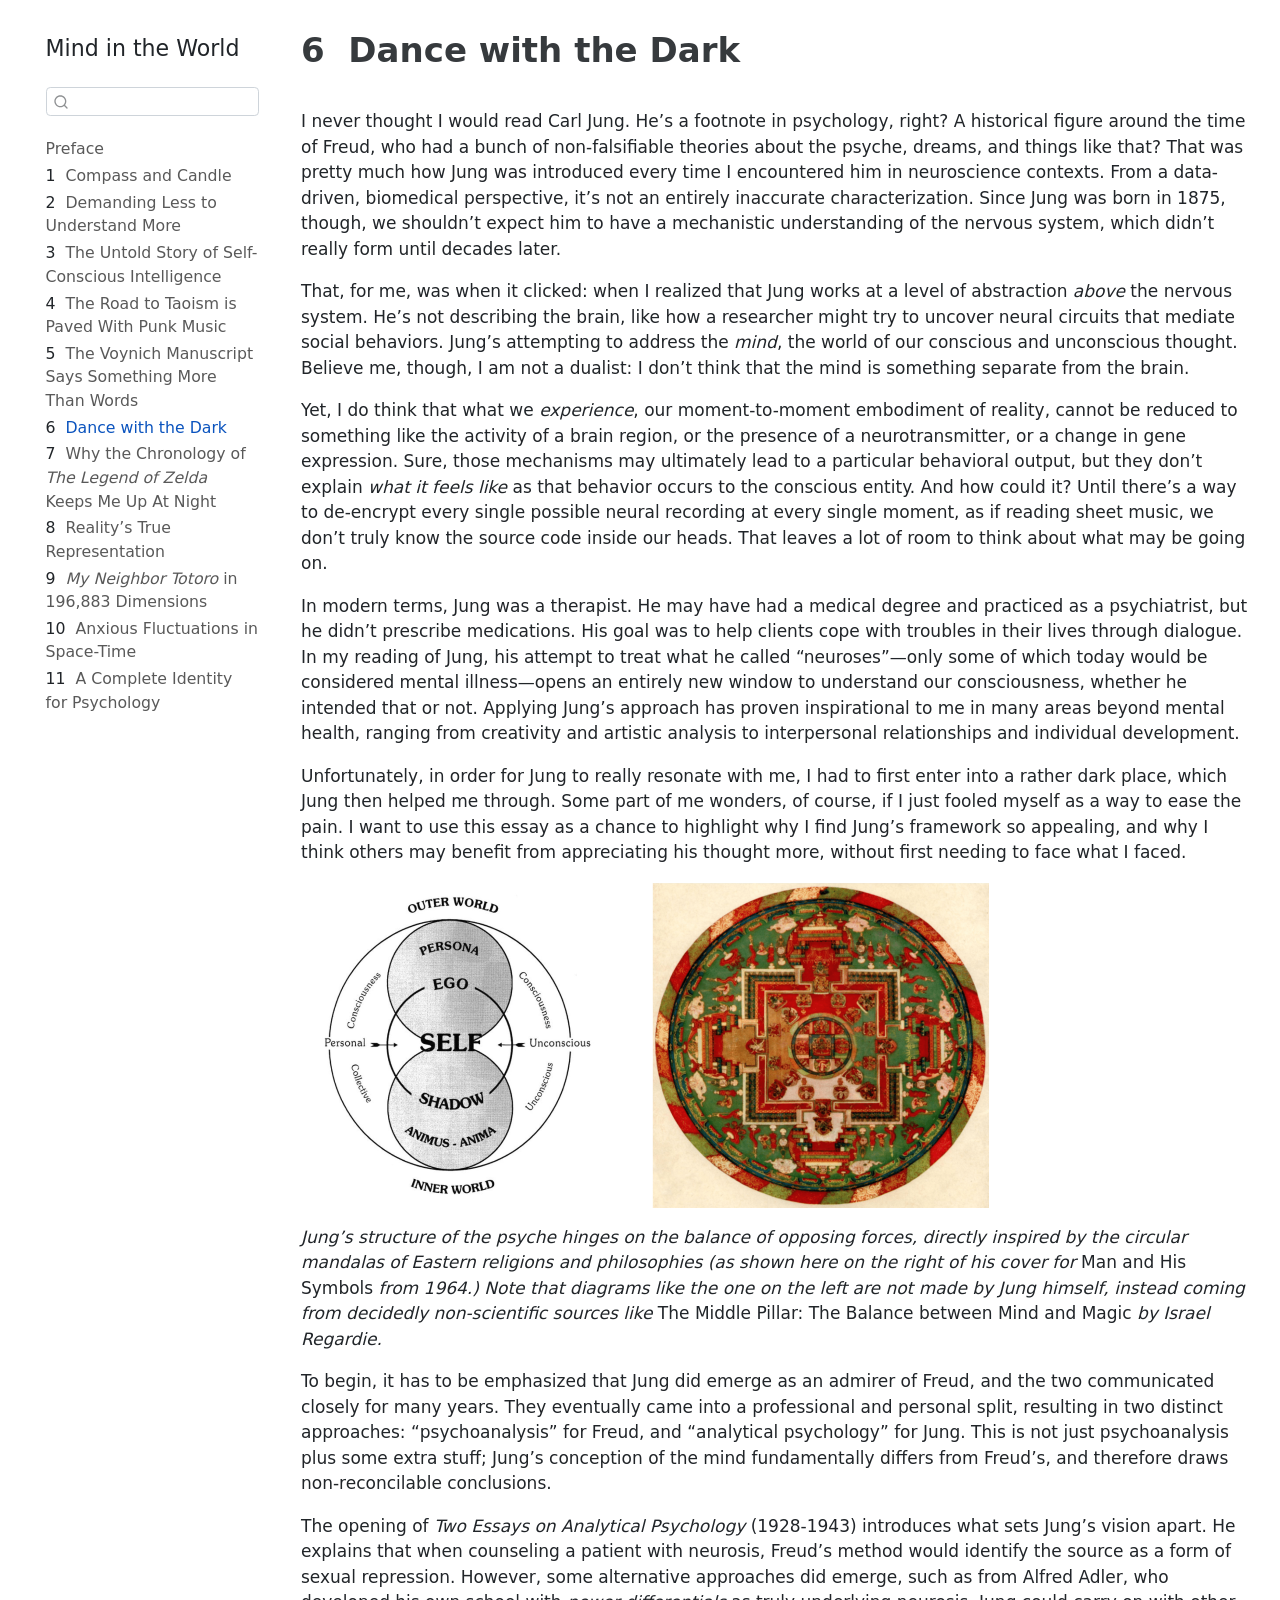
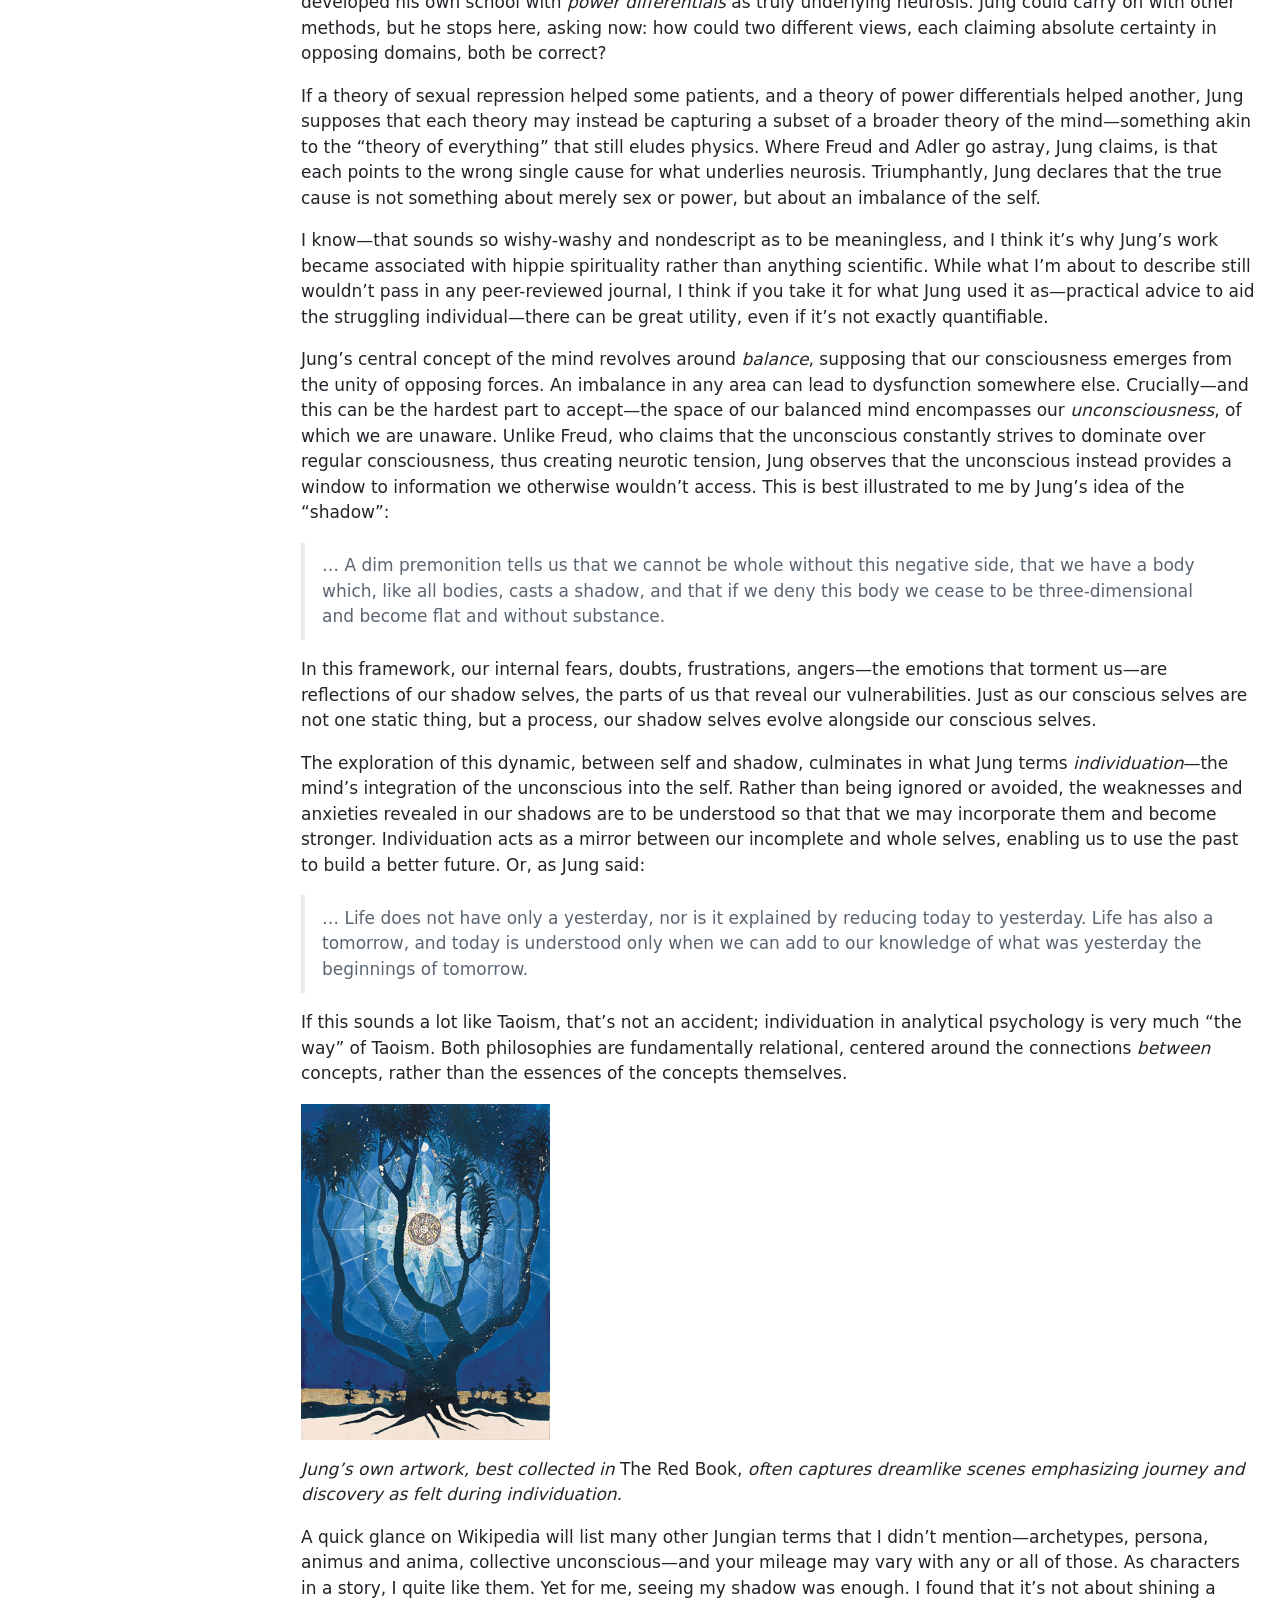
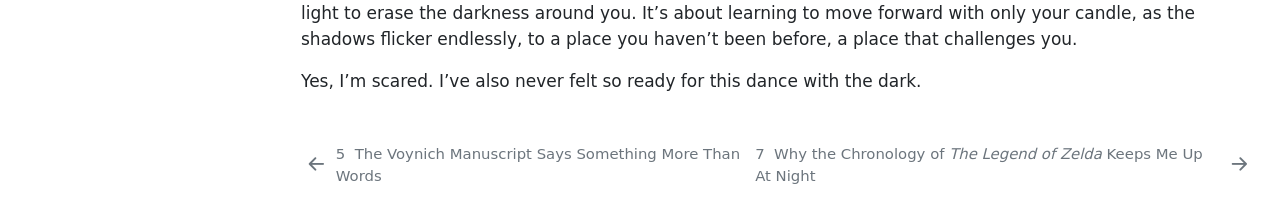
<file: docs/individuation.html>
<!DOCTYPE html>
<html xmlns="http://www.w3.org/1999/xhtml" lang="en" xml:lang="en"><head>

<meta charset="utf-8">
<meta name="generator" content="quarto-1.3.450">

<meta name="viewport" content="width=device-width, initial-scale=1.0, user-scalable=yes">


<title>Mind in the World - 6&nbsp; Dance with the Dark</title>
<style>
code{white-space: pre-wrap;}
span.smallcaps{font-variant: small-caps;}
div.columns{display: flex; gap: min(4vw, 1.5em);}
div.column{flex: auto; overflow-x: auto;}
div.hanging-indent{margin-left: 1.5em; text-indent: -1.5em;}
ul.task-list{list-style: none;}
ul.task-list li input[type="checkbox"] {
  width: 0.8em;
  margin: 0 0.8em 0.2em -1em; /* quarto-specific, see https://github.com/quarto-dev/quarto-cli/issues/4556 */ 
  vertical-align: middle;
}
</style>


<script src="site_libs/quarto-nav/quarto-nav.js"></script>
<script src="site_libs/quarto-nav/headroom.min.js"></script>
<script src="site_libs/clipboard/clipboard.min.js"></script>
<script src="site_libs/quarto-search/autocomplete.umd.js"></script>
<script src="site_libs/quarto-search/fuse.min.js"></script>
<script src="site_libs/quarto-search/quarto-search.js"></script>
<meta name="quarto:offset" content="./">
<link href="./zelda-timeline.html" rel="next">
<link href="./vms.html" rel="prev">
<script src="site_libs/quarto-html/quarto.js"></script>
<script src="site_libs/quarto-html/popper.min.js"></script>
<script src="site_libs/quarto-html/tippy.umd.min.js"></script>
<script src="site_libs/quarto-html/anchor.min.js"></script>
<link href="site_libs/quarto-html/tippy.css" rel="stylesheet">
<link href="site_libs/quarto-html/quarto-syntax-highlighting.css" rel="stylesheet" id="quarto-text-highlighting-styles">
<script src="site_libs/bootstrap/bootstrap.min.js"></script>
<link href="site_libs/bootstrap/bootstrap-icons.css" rel="stylesheet">
<link href="site_libs/bootstrap/bootstrap.min.css" rel="stylesheet" id="quarto-bootstrap" data-mode="light">
<script id="quarto-search-options" type="application/json">{
  "location": "sidebar",
  "copy-button": false,
  "collapse-after": 3,
  "panel-placement": "start",
  "type": "textbox",
  "limit": 20,
  "language": {
    "search-no-results-text": "No results",
    "search-matching-documents-text": "matching documents",
    "search-copy-link-title": "Copy link to search",
    "search-hide-matches-text": "Hide additional matches",
    "search-more-match-text": "more match in this document",
    "search-more-matches-text": "more matches in this document",
    "search-clear-button-title": "Clear",
    "search-detached-cancel-button-title": "Cancel",
    "search-submit-button-title": "Submit",
    "search-label": "Search"
  }
}</script>


<link rel="stylesheet" href="styles.css">
</head>

<body class="nav-sidebar floating">

<div id="quarto-search-results"></div>
  <header id="quarto-header" class="headroom fixed-top">
  <nav class="quarto-secondary-nav">
    <div class="container-fluid d-flex">
      <button type="button" class="quarto-btn-toggle btn" data-bs-toggle="collapse" data-bs-target="#quarto-sidebar,#quarto-sidebar-glass" aria-controls="quarto-sidebar" aria-expanded="false" aria-label="Toggle sidebar navigation" onclick="if (window.quartoToggleHeadroom) { window.quartoToggleHeadroom(); }">
        <i class="bi bi-layout-text-sidebar-reverse"></i>
      </button>
      <nav class="quarto-page-breadcrumbs" aria-label="breadcrumb"><ol class="breadcrumb"><li class="breadcrumb-item"><a href="./individuation.html"><span class="chapter-number">6</span>&nbsp; <span class="chapter-title">Dance with the Dark</span></a></li></ol></nav>
      <a class="flex-grow-1" role="button" data-bs-toggle="collapse" data-bs-target="#quarto-sidebar,#quarto-sidebar-glass" aria-controls="quarto-sidebar" aria-expanded="false" aria-label="Toggle sidebar navigation" onclick="if (window.quartoToggleHeadroom) { window.quartoToggleHeadroom(); }">      
      </a>
      <button type="button" class="btn quarto-search-button" aria-label="" onclick="window.quartoOpenSearch();">
        <i class="bi bi-search"></i>
      </button>
    </div>
  </nav>
</header>
<!-- content -->
<div id="quarto-content" class="quarto-container page-columns page-rows-contents page-layout-full">
<!-- sidebar -->
  <nav id="quarto-sidebar" class="sidebar collapse collapse-horizontal sidebar-navigation floating overflow-auto">
    <div class="pt-lg-2 mt-2 text-left sidebar-header">
    <div class="sidebar-title mb-0 py-0">
      <a href="./">Mind in the World</a> 
    </div>
      </div>
        <div class="mt-2 flex-shrink-0 align-items-center">
        <div class="sidebar-search">
        <div id="quarto-search" class="" title="Search"></div>
        </div>
        </div>
    <div class="sidebar-menu-container"> 
    <ul class="list-unstyled mt-1">
        <li class="sidebar-item">
  <div class="sidebar-item-container"> 
  <a href="./index.html" class="sidebar-item-text sidebar-link">
 <span class="menu-text">Preface</span></a>
  </div>
</li>
        <li class="sidebar-item">
  <div class="sidebar-item-container"> 
  <a href="./compass-and-candle.html" class="sidebar-item-text sidebar-link">
 <span class="menu-text"><span class="chapter-number">1</span>&nbsp; <span class="chapter-title">Compass and Candle</span></span></a>
  </div>
</li>
        <li class="sidebar-item">
  <div class="sidebar-item-container"> 
  <a href="./self.html" class="sidebar-item-text sidebar-link">
 <span class="menu-text"><span class="chapter-number">2</span>&nbsp; <span class="chapter-title">Demanding Less to Understand More</span></span></a>
  </div>
</li>
        <li class="sidebar-item">
  <div class="sidebar-item-container"> 
  <a href="./movement.html" class="sidebar-item-text sidebar-link">
 <span class="menu-text"><span class="chapter-number">3</span>&nbsp; <span class="chapter-title">The Untold Story of Self-Conscious Intelligence</span></span></a>
  </div>
</li>
        <li class="sidebar-item">
  <div class="sidebar-item-container"> 
  <a href="./tao-punk.html" class="sidebar-item-text sidebar-link">
 <span class="menu-text"><span class="chapter-number">4</span>&nbsp; <span class="chapter-title">The Road to Taoism is Paved With Punk Music</span></span></a>
  </div>
</li>
        <li class="sidebar-item">
  <div class="sidebar-item-container"> 
  <a href="./vms.html" class="sidebar-item-text sidebar-link">
 <span class="menu-text"><span class="chapter-number">5</span>&nbsp; <span class="chapter-title">The Voynich Manuscript Says Something More Than Words</span></span></a>
  </div>
</li>
        <li class="sidebar-item">
  <div class="sidebar-item-container"> 
  <a href="./individuation.html" class="sidebar-item-text sidebar-link active">
 <span class="menu-text"><span class="chapter-number">6</span>&nbsp; <span class="chapter-title">Dance with the Dark</span></span></a>
  </div>
</li>
        <li class="sidebar-item">
  <div class="sidebar-item-container"> 
  <a href="./zelda-timeline.html" class="sidebar-item-text sidebar-link">
 <span class="menu-text"><span class="chapter-number">7</span>&nbsp; <span class="chapter-title">Why the Chronology of <em>The Legend of Zelda</em> Keeps Me Up At Night</span></span></a>
  </div>
</li>
        <li class="sidebar-item">
  <div class="sidebar-item-container"> 
  <a href="./representation.html" class="sidebar-item-text sidebar-link">
 <span class="menu-text"><span class="chapter-number">8</span>&nbsp; <span class="chapter-title">Reality’s True Representation</span></span></a>
  </div>
</li>
        <li class="sidebar-item">
  <div class="sidebar-item-container"> 
  <a href="./monster.html" class="sidebar-item-text sidebar-link">
 <span class="menu-text"><span class="chapter-number">9</span>&nbsp; <span class="chapter-title"><em>My Neighbor Totoro</em> in 196,883 Dimensions</span></span></a>
  </div>
</li>
        <li class="sidebar-item">
  <div class="sidebar-item-container"> 
  <a href="./anxiety.html" class="sidebar-item-text sidebar-link">
 <span class="menu-text"><span class="chapter-number">10</span>&nbsp; <span class="chapter-title">Anxious Fluctuations in Space-Time</span></span></a>
  </div>
</li>
        <li class="sidebar-item">
  <div class="sidebar-item-container"> 
  <a href="./psychology.html" class="sidebar-item-text sidebar-link">
 <span class="menu-text"><span class="chapter-number">11</span>&nbsp; <span class="chapter-title">A Complete Identity for Psychology</span></span></a>
  </div>
</li>
    </ul>
    </div>
</nav>
<div id="quarto-sidebar-glass" data-bs-toggle="collapse" data-bs-target="#quarto-sidebar,#quarto-sidebar-glass"></div>
<!-- margin-sidebar -->
    <div id="quarto-margin-sidebar" class="sidebar margin-sidebar zindex-bottom">
        
    </div>
<!-- main -->
<main class="content column-page-right" id="quarto-document-content">

<header id="title-block-header" class="quarto-title-block default">
<div class="quarto-title">
<h1 class="title"><span class="chapter-number">6</span>&nbsp; <span class="chapter-title">Dance with the Dark</span></h1>
</div>



<div class="quarto-title-meta">

    
  
    
  </div>
  

</header>

<p>I never thought I would read Carl Jung. He’s a footnote in psychology, right? A historical figure around the time of Freud, who had a bunch of non-falsifiable theories about the psyche, dreams, and things like that? That was pretty much how Jung was introduced every time I encountered him in neuroscience contexts. From a data-driven, biomedical perspective, it’s not an entirely inaccurate characterization. Since Jung was born in 1875, though, we shouldn’t expect him to have a mechanistic understanding of the nervous system, which didn’t really form until decades later.</p>
<p>That, for me, was when it clicked: when I realized that Jung works at a level of abstraction <em>above</em> the nervous system. He’s not describing the brain, like how a researcher might try to uncover neural circuits that mediate social behaviors. Jung’s attempting to address the <em>mind</em>, the world of our conscious and unconscious thought. Believe me, though, I am not a dualist: I don’t think that the mind is something separate from the brain.</p>
<p>Yet, I do think that what we <em>experience</em>, our moment-to-moment embodiment of reality, cannot be reduced to something like the activity of a brain region, or the presence of a neurotransmitter, or a change in gene expression. Sure, those mechanisms may ultimately lead to a particular behavioral output, but they don’t explain <em>what it feels like</em> as that behavior occurs to the conscious entity. And how could it? Until there’s a way to de-encrypt every single possible neural recording at every single moment, as if reading sheet music, we don’t truly know the source code inside our heads. That leaves a lot of room to think about what may be going on.</p>
<p>In modern terms, Jung was a therapist. He may have had a medical degree and practiced as a psychiatrist, but he didn’t prescribe medications. His goal was to help clients cope with troubles in their lives through dialogue. In my reading of Jung, his attempt to treat what he called “neuroses”—only some of which today would be considered mental illness—opens an entirely new window to understand our consciousness, whether he intended that or not. Applying Jung’s approach has proven inspirational to me in many areas beyond mental health, ranging from creativity and artistic analysis to interpersonal relationships and individual development.</p>
<p>Unfortunately, in order for Jung to really resonate with me, I had to first enter into a rather dark place, which Jung then helped me through. Some part of me wonders, of course, if I just fooled myself as a way to ease the pain. I want to use this essay as a chance to highlight why I find Jung’s framework so appealing, and why I think others may benefit from appreciating his thought more, without first needing to face what I faced.</p>
<p><img src="files/jung-psyche.png" class="img-fluid"></p>
<p><em>Jung’s structure of the psyche hinges on the balance of opposing forces, directly inspired by the circular mandalas of Eastern religions and philosophies (as shown here on the right of his cover for</em> Man and His Symbols <em>from 1964.) Note that diagrams like the one on the left are not made by Jung himself, instead coming from decidedly non-scientific sources like</em> The Middle Pillar: The Balance between Mind and Magic <em>by Israel Regardie.</em></p>
<p>To begin, it has to be emphasized that Jung did emerge as an admirer of Freud, and the two communicated closely for many years. They eventually came into a professional and personal split, resulting in two distinct approaches: “psychoanalysis” for Freud, and “analytical psychology” for Jung. This is not just psychoanalysis plus some extra stuff; Jung’s conception of the mind fundamentally differs from Freud’s, and therefore draws non-reconcilable conclusions.</p>
<p>The opening of <em>Two Essays on Analytical Psychology</em> (1928-1943) introduces what sets Jung’s vision apart. He explains that when counseling a patient with neurosis, Freud’s method would identify the source as a form of sexual repression. However, some alternative approaches did emerge, such as from Alfred Adler, who developed his own school with <em>power differentials</em> as truly underlying neurosis. Jung could carry on with other methods, but he stops here, asking now: how could two different views, each claiming absolute certainty in opposing domains, both be correct?</p>
<p>If a theory of sexual repression helped some patients, and a theory of power differentials helped another, Jung supposes that each theory may instead be capturing a subset of a broader theory of the mind—something akin to the “theory of everything” that still eludes physics. Where Freud and Adler go astray, Jung claims, is that each points to the wrong single cause for what underlies neurosis. Triumphantly, Jung declares that the true cause is not something about merely sex or power, but about an imbalance of the self.</p>
<p>I know—that sounds so wishy-washy and nondescript as to be meaningless, and I think it’s why Jung’s work became associated with hippie spirituality rather than anything scientific. While what I’m about to describe still wouldn’t pass in any peer-reviewed journal, I think if you take it for what Jung used it as—practical advice to aid the struggling individual—there can be great utility, even if it’s not exactly quantifiable.</p>
<p>Jung’s central concept of the mind revolves around <em>balance</em>, supposing that our consciousness emerges from the unity of opposing forces. An imbalance in any area can lead to dysfunction somewhere else. Crucially—and this can be the hardest part to accept—the space of our balanced mind encompasses our <em>unconsciousness</em>, of which we are unaware. Unlike Freud, who claims that the unconscious constantly strives to dominate over regular consciousness, thus creating neurotic tension, Jung observes that the unconscious instead provides a window to information we otherwise wouldn’t access. This is best illustrated to me by Jung’s idea of the “shadow”:</p>
<blockquote class="blockquote">
<p>… A dim premonition tells us that we cannot be whole without this negative side, that we have a body which, like all bodies, casts a shadow, and that if we deny this body we cease to be three-dimensional and become flat and without substance.</p>
</blockquote>
<p>In this framework, our internal fears, doubts, frustrations, angers—the emotions that torment us—are reflections of our shadow selves, the parts of us that reveal our vulnerabilities. Just as our conscious selves are not one static thing, but a process, our shadow selves evolve alongside our conscious selves.</p>
<p>The exploration of this dynamic, between self and shadow, culminates in what Jung terms <em>individuation</em>—the mind’s integration of the unconscious into the self. Rather than being ignored or avoided, the weaknesses and anxieties revealed in our shadows are to be understood so that that we may incorporate them and become stronger. Individuation acts as a mirror between our incomplete and whole selves, enabling us to use the past to build a better future. Or, as Jung said:</p>
<blockquote class="blockquote">
<p>… Life does not have only a yesterday, nor is it explained by reducing today to yesterday. Life has also a tomorrow, and today is understood only when we can add to our knowledge of what was yesterday the beginnings of tomorrow.</p>
</blockquote>
<p>If this sounds a lot like Taoism, that’s not an accident; individuation in analytical psychology is very much “the way” of Taoism. Both philosophies are fundamentally relational, centered around the connections <em>between</em> concepts, rather than the essences of the concepts themselves.</p>
<p><img src="files/jung-131.png" class="img-fluid"></p>
<p><em>Jung’s own artwork, best collected in</em> The Red Book, <em>often captures dreamlike scenes emphasizing journey and discovery as felt during individuation.</em></p>
<p>A quick glance on Wikipedia will list many other Jungian terms that I didn’t mention—archetypes, persona, animus and anima, collective unconscious—and your mileage may vary with any or all of those. As characters in a story, I quite like them. Yet for me, seeing my shadow was enough. I found that it’s not about shining a light to erase the darkness around you. It’s about learning to move forward with only your candle, as the shadows flicker endlessly, to a place you haven’t been before, a place that challenges you.</p>
<p>Yes, I’m scared. I’ve also never felt so ready for this dance with the dark.</p>



</main> <!-- /main -->
<script id="quarto-html-after-body" type="application/javascript">
window.document.addEventListener("DOMContentLoaded", function (event) {
  const toggleBodyColorMode = (bsSheetEl) => {
    const mode = bsSheetEl.getAttribute("data-mode");
    const bodyEl = window.document.querySelector("body");
    if (mode === "dark") {
      bodyEl.classList.add("quarto-dark");
      bodyEl.classList.remove("quarto-light");
    } else {
      bodyEl.classList.add("quarto-light");
      bodyEl.classList.remove("quarto-dark");
    }
  }
  const toggleBodyColorPrimary = () => {
    const bsSheetEl = window.document.querySelector("link#quarto-bootstrap");
    if (bsSheetEl) {
      toggleBodyColorMode(bsSheetEl);
    }
  }
  toggleBodyColorPrimary();  
  const icon = "";
  const anchorJS = new window.AnchorJS();
  anchorJS.options = {
    placement: 'right',
    icon: icon
  };
  anchorJS.add('.anchored');
  const isCodeAnnotation = (el) => {
    for (const clz of el.classList) {
      if (clz.startsWith('code-annotation-')) {                     
        return true;
      }
    }
    return false;
  }
  const clipboard = new window.ClipboardJS('.code-copy-button', {
    text: function(trigger) {
      const codeEl = trigger.previousElementSibling.cloneNode(true);
      for (const childEl of codeEl.children) {
        if (isCodeAnnotation(childEl)) {
          childEl.remove();
        }
      }
      return codeEl.innerText;
    }
  });
  clipboard.on('success', function(e) {
    // button target
    const button = e.trigger;
    // don't keep focus
    button.blur();
    // flash "checked"
    button.classList.add('code-copy-button-checked');
    var currentTitle = button.getAttribute("title");
    button.setAttribute("title", "Copied!");
    let tooltip;
    if (window.bootstrap) {
      button.setAttribute("data-bs-toggle", "tooltip");
      button.setAttribute("data-bs-placement", "left");
      button.setAttribute("data-bs-title", "Copied!");
      tooltip = new bootstrap.Tooltip(button, 
        { trigger: "manual", 
          customClass: "code-copy-button-tooltip",
          offset: [0, -8]});
      tooltip.show();    
    }
    setTimeout(function() {
      if (tooltip) {
        tooltip.hide();
        button.removeAttribute("data-bs-title");
        button.removeAttribute("data-bs-toggle");
        button.removeAttribute("data-bs-placement");
      }
      button.setAttribute("title", currentTitle);
      button.classList.remove('code-copy-button-checked');
    }, 1000);
    // clear code selection
    e.clearSelection();
  });
  function tippyHover(el, contentFn) {
    const config = {
      allowHTML: true,
      content: contentFn,
      maxWidth: 500,
      delay: 100,
      arrow: false,
      appendTo: function(el) {
          return el.parentElement;
      },
      interactive: true,
      interactiveBorder: 10,
      theme: 'quarto',
      placement: 'bottom-start'
    };
    window.tippy(el, config); 
  }
  const noterefs = window.document.querySelectorAll('a[role="doc-noteref"]');
  for (var i=0; i<noterefs.length; i++) {
    const ref = noterefs[i];
    tippyHover(ref, function() {
      // use id or data attribute instead here
      let href = ref.getAttribute('data-footnote-href') || ref.getAttribute('href');
      try { href = new URL(href).hash; } catch {}
      const id = href.replace(/^#\/?/, "");
      const note = window.document.getElementById(id);
      return note.innerHTML;
    });
  }
      let selectedAnnoteEl;
      const selectorForAnnotation = ( cell, annotation) => {
        let cellAttr = 'data-code-cell="' + cell + '"';
        let lineAttr = 'data-code-annotation="' +  annotation + '"';
        const selector = 'span[' + cellAttr + '][' + lineAttr + ']';
        return selector;
      }
      const selectCodeLines = (annoteEl) => {
        const doc = window.document;
        const targetCell = annoteEl.getAttribute("data-target-cell");
        const targetAnnotation = annoteEl.getAttribute("data-target-annotation");
        const annoteSpan = window.document.querySelector(selectorForAnnotation(targetCell, targetAnnotation));
        const lines = annoteSpan.getAttribute("data-code-lines").split(",");
        const lineIds = lines.map((line) => {
          return targetCell + "-" + line;
        })
        let top = null;
        let height = null;
        let parent = null;
        if (lineIds.length > 0) {
            //compute the position of the single el (top and bottom and make a div)
            const el = window.document.getElementById(lineIds[0]);
            top = el.offsetTop;
            height = el.offsetHeight;
            parent = el.parentElement.parentElement;
          if (lineIds.length > 1) {
            const lastEl = window.document.getElementById(lineIds[lineIds.length - 1]);
            const bottom = lastEl.offsetTop + lastEl.offsetHeight;
            height = bottom - top;
          }
          if (top !== null && height !== null && parent !== null) {
            // cook up a div (if necessary) and position it 
            let div = window.document.getElementById("code-annotation-line-highlight");
            if (div === null) {
              div = window.document.createElement("div");
              div.setAttribute("id", "code-annotation-line-highlight");
              div.style.position = 'absolute';
              parent.appendChild(div);
            }
            div.style.top = top - 2 + "px";
            div.style.height = height + 4 + "px";
            let gutterDiv = window.document.getElementById("code-annotation-line-highlight-gutter");
            if (gutterDiv === null) {
              gutterDiv = window.document.createElement("div");
              gutterDiv.setAttribute("id", "code-annotation-line-highlight-gutter");
              gutterDiv.style.position = 'absolute';
              const codeCell = window.document.getElementById(targetCell);
              const gutter = codeCell.querySelector('.code-annotation-gutter');
              gutter.appendChild(gutterDiv);
            }
            gutterDiv.style.top = top - 2 + "px";
            gutterDiv.style.height = height + 4 + "px";
          }
          selectedAnnoteEl = annoteEl;
        }
      };
      const unselectCodeLines = () => {
        const elementsIds = ["code-annotation-line-highlight", "code-annotation-line-highlight-gutter"];
        elementsIds.forEach((elId) => {
          const div = window.document.getElementById(elId);
          if (div) {
            div.remove();
          }
        });
        selectedAnnoteEl = undefined;
      };
      // Attach click handler to the DT
      const annoteDls = window.document.querySelectorAll('dt[data-target-cell]');
      for (const annoteDlNode of annoteDls) {
        annoteDlNode.addEventListener('click', (event) => {
          const clickedEl = event.target;
          if (clickedEl !== selectedAnnoteEl) {
            unselectCodeLines();
            const activeEl = window.document.querySelector('dt[data-target-cell].code-annotation-active');
            if (activeEl) {
              activeEl.classList.remove('code-annotation-active');
            }
            selectCodeLines(clickedEl);
            clickedEl.classList.add('code-annotation-active');
          } else {
            // Unselect the line
            unselectCodeLines();
            clickedEl.classList.remove('code-annotation-active');
          }
        });
      }
  const findCites = (el) => {
    const parentEl = el.parentElement;
    if (parentEl) {
      const cites = parentEl.dataset.cites;
      if (cites) {
        return {
          el,
          cites: cites.split(' ')
        };
      } else {
        return findCites(el.parentElement)
      }
    } else {
      return undefined;
    }
  };
  var bibliorefs = window.document.querySelectorAll('a[role="doc-biblioref"]');
  for (var i=0; i<bibliorefs.length; i++) {
    const ref = bibliorefs[i];
    const citeInfo = findCites(ref);
    if (citeInfo) {
      tippyHover(citeInfo.el, function() {
        var popup = window.document.createElement('div');
        citeInfo.cites.forEach(function(cite) {
          var citeDiv = window.document.createElement('div');
          citeDiv.classList.add('hanging-indent');
          citeDiv.classList.add('csl-entry');
          var biblioDiv = window.document.getElementById('ref-' + cite);
          if (biblioDiv) {
            citeDiv.innerHTML = biblioDiv.innerHTML;
          }
          popup.appendChild(citeDiv);
        });
        return popup.innerHTML;
      });
    }
  }
});
</script>
<nav class="page-navigation column-page-right">
  <div class="nav-page nav-page-previous">
      <a href="./vms.html" class="pagination-link">
        <i class="bi bi-arrow-left-short"></i> <span class="nav-page-text"><span class="chapter-number">5</span>&nbsp; <span class="chapter-title">The Voynich Manuscript Says Something More Than Words</span></span>
      </a>          
  </div>
  <div class="nav-page nav-page-next">
      <a href="./zelda-timeline.html" class="pagination-link">
        <span class="nav-page-text"><span class="chapter-number">7</span>&nbsp; <span class="chapter-title">Why the Chronology of <em>The Legend of Zelda</em> Keeps Me Up At Night</span></span> <i class="bi bi-arrow-right-short"></i>
      </a>
  </div>
</nav>
</div> <!-- /content -->



</body></html>
</file>
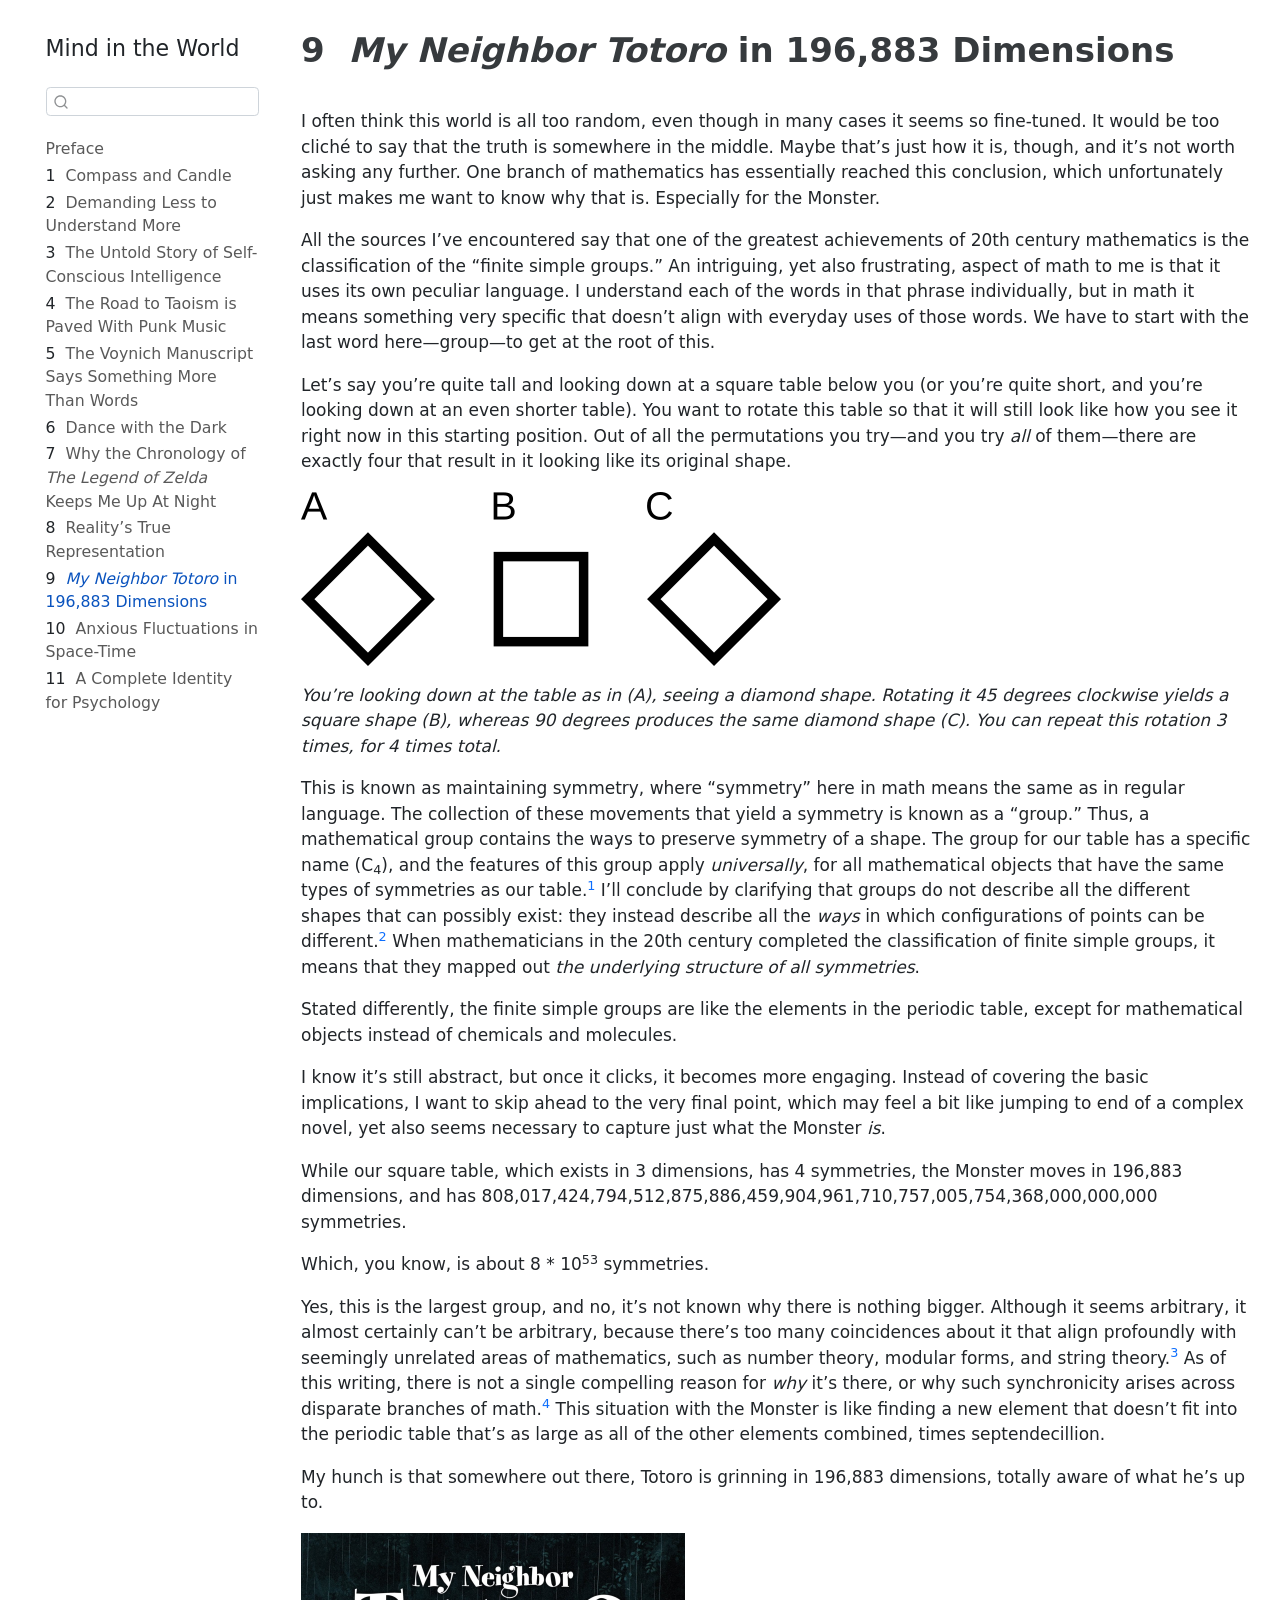
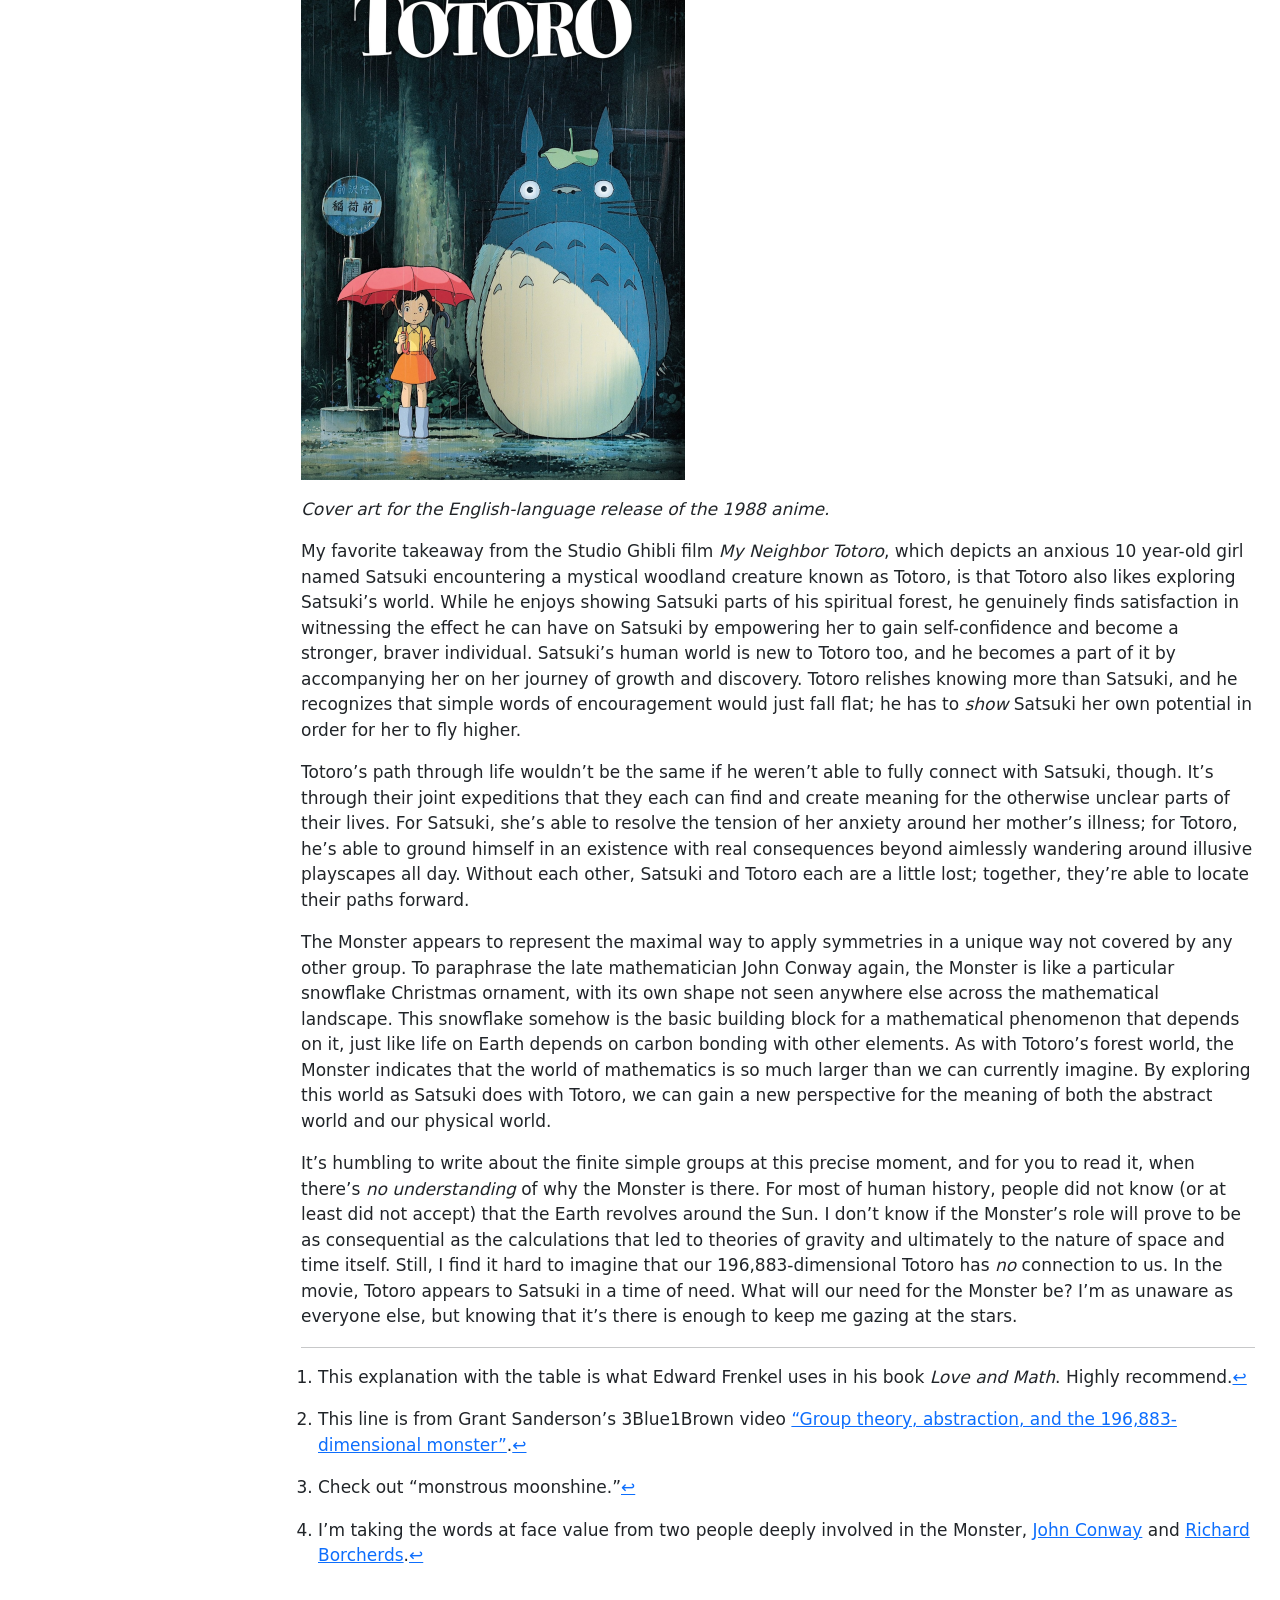
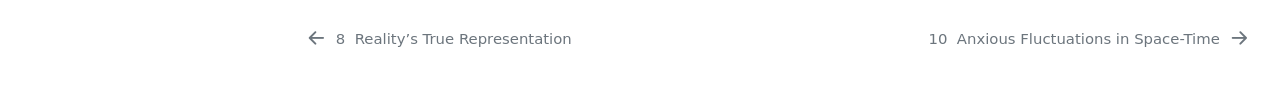
<file: docs/monster.html>
<!DOCTYPE html>
<html xmlns="http://www.w3.org/1999/xhtml" lang="en" xml:lang="en"><head>

<meta charset="utf-8">
<meta name="generator" content="quarto-1.3.450">

<meta name="viewport" content="width=device-width, initial-scale=1.0, user-scalable=yes">


<title>Mind in the World - 9&nbsp; My Neighbor Totoro in 196,883 Dimensions</title>
<style>
code{white-space: pre-wrap;}
span.smallcaps{font-variant: small-caps;}
div.columns{display: flex; gap: min(4vw, 1.5em);}
div.column{flex: auto; overflow-x: auto;}
div.hanging-indent{margin-left: 1.5em; text-indent: -1.5em;}
ul.task-list{list-style: none;}
ul.task-list li input[type="checkbox"] {
  width: 0.8em;
  margin: 0 0.8em 0.2em -1em; /* quarto-specific, see https://github.com/quarto-dev/quarto-cli/issues/4556 */ 
  vertical-align: middle;
}
</style>


<script src="site_libs/quarto-nav/quarto-nav.js"></script>
<script src="site_libs/quarto-nav/headroom.min.js"></script>
<script src="site_libs/clipboard/clipboard.min.js"></script>
<script src="site_libs/quarto-search/autocomplete.umd.js"></script>
<script src="site_libs/quarto-search/fuse.min.js"></script>
<script src="site_libs/quarto-search/quarto-search.js"></script>
<meta name="quarto:offset" content="./">
<link href="./anxiety.html" rel="next">
<link href="./representation.html" rel="prev">
<script src="site_libs/quarto-html/quarto.js"></script>
<script src="site_libs/quarto-html/popper.min.js"></script>
<script src="site_libs/quarto-html/tippy.umd.min.js"></script>
<script src="site_libs/quarto-html/anchor.min.js"></script>
<link href="site_libs/quarto-html/tippy.css" rel="stylesheet">
<link href="site_libs/quarto-html/quarto-syntax-highlighting.css" rel="stylesheet" id="quarto-text-highlighting-styles">
<script src="site_libs/bootstrap/bootstrap.min.js"></script>
<link href="site_libs/bootstrap/bootstrap-icons.css" rel="stylesheet">
<link href="site_libs/bootstrap/bootstrap.min.css" rel="stylesheet" id="quarto-bootstrap" data-mode="light">
<script id="quarto-search-options" type="application/json">{
  "location": "sidebar",
  "copy-button": false,
  "collapse-after": 3,
  "panel-placement": "start",
  "type": "textbox",
  "limit": 20,
  "language": {
    "search-no-results-text": "No results",
    "search-matching-documents-text": "matching documents",
    "search-copy-link-title": "Copy link to search",
    "search-hide-matches-text": "Hide additional matches",
    "search-more-match-text": "more match in this document",
    "search-more-matches-text": "more matches in this document",
    "search-clear-button-title": "Clear",
    "search-detached-cancel-button-title": "Cancel",
    "search-submit-button-title": "Submit",
    "search-label": "Search"
  }
}</script>


<link rel="stylesheet" href="styles.css">
</head>

<body class="nav-sidebar floating">

<div id="quarto-search-results"></div>
  <header id="quarto-header" class="headroom fixed-top">
  <nav class="quarto-secondary-nav">
    <div class="container-fluid d-flex">
      <button type="button" class="quarto-btn-toggle btn" data-bs-toggle="collapse" data-bs-target="#quarto-sidebar,#quarto-sidebar-glass" aria-controls="quarto-sidebar" aria-expanded="false" aria-label="Toggle sidebar navigation" onclick="if (window.quartoToggleHeadroom) { window.quartoToggleHeadroom(); }">
        <i class="bi bi-layout-text-sidebar-reverse"></i>
      </button>
      <nav class="quarto-page-breadcrumbs" aria-label="breadcrumb"><ol class="breadcrumb"><li class="breadcrumb-item"><a href="./monster.html"><span class="chapter-number">9</span>&nbsp; <span class="chapter-title">*My Neighbor Totoro* in 196,883 Dimensions</span></a></li></ol></nav>
      <a class="flex-grow-1" role="button" data-bs-toggle="collapse" data-bs-target="#quarto-sidebar,#quarto-sidebar-glass" aria-controls="quarto-sidebar" aria-expanded="false" aria-label="Toggle sidebar navigation" onclick="if (window.quartoToggleHeadroom) { window.quartoToggleHeadroom(); }">      
      </a>
      <button type="button" class="btn quarto-search-button" aria-label="" onclick="window.quartoOpenSearch();">
        <i class="bi bi-search"></i>
      </button>
    </div>
  </nav>
</header>
<!-- content -->
<div id="quarto-content" class="quarto-container page-columns page-rows-contents page-layout-full">
<!-- sidebar -->
  <nav id="quarto-sidebar" class="sidebar collapse collapse-horizontal sidebar-navigation floating overflow-auto">
    <div class="pt-lg-2 mt-2 text-left sidebar-header">
    <div class="sidebar-title mb-0 py-0">
      <a href="./">Mind in the World</a> 
    </div>
      </div>
        <div class="mt-2 flex-shrink-0 align-items-center">
        <div class="sidebar-search">
        <div id="quarto-search" class="" title="Search"></div>
        </div>
        </div>
    <div class="sidebar-menu-container"> 
    <ul class="list-unstyled mt-1">
        <li class="sidebar-item">
  <div class="sidebar-item-container"> 
  <a href="./index.html" class="sidebar-item-text sidebar-link">
 <span class="menu-text">Preface</span></a>
  </div>
</li>
        <li class="sidebar-item">
  <div class="sidebar-item-container"> 
  <a href="./compass-and-candle.html" class="sidebar-item-text sidebar-link">
 <span class="menu-text"><span class="chapter-number">1</span>&nbsp; <span class="chapter-title">Compass and Candle</span></span></a>
  </div>
</li>
        <li class="sidebar-item">
  <div class="sidebar-item-container"> 
  <a href="./self.html" class="sidebar-item-text sidebar-link">
 <span class="menu-text"><span class="chapter-number">2</span>&nbsp; <span class="chapter-title">Demanding Less to Understand More</span></span></a>
  </div>
</li>
        <li class="sidebar-item">
  <div class="sidebar-item-container"> 
  <a href="./movement.html" class="sidebar-item-text sidebar-link">
 <span class="menu-text"><span class="chapter-number">3</span>&nbsp; <span class="chapter-title">The Untold Story of Self-Conscious Intelligence</span></span></a>
  </div>
</li>
        <li class="sidebar-item">
  <div class="sidebar-item-container"> 
  <a href="./tao-punk.html" class="sidebar-item-text sidebar-link">
 <span class="menu-text"><span class="chapter-number">4</span>&nbsp; <span class="chapter-title">The Road to Taoism is Paved With Punk Music</span></span></a>
  </div>
</li>
        <li class="sidebar-item">
  <div class="sidebar-item-container"> 
  <a href="./vms.html" class="sidebar-item-text sidebar-link">
 <span class="menu-text"><span class="chapter-number">5</span>&nbsp; <span class="chapter-title">The Voynich Manuscript Says Something More Than Words</span></span></a>
  </div>
</li>
        <li class="sidebar-item">
  <div class="sidebar-item-container"> 
  <a href="./individuation.html" class="sidebar-item-text sidebar-link">
 <span class="menu-text"><span class="chapter-number">6</span>&nbsp; <span class="chapter-title">Dance with the Dark</span></span></a>
  </div>
</li>
        <li class="sidebar-item">
  <div class="sidebar-item-container"> 
  <a href="./zelda-timeline.html" class="sidebar-item-text sidebar-link">
 <span class="menu-text"><span class="chapter-number">7</span>&nbsp; <span class="chapter-title">Why the Chronology of <em>The Legend of Zelda</em> Keeps Me Up At Night</span></span></a>
  </div>
</li>
        <li class="sidebar-item">
  <div class="sidebar-item-container"> 
  <a href="./representation.html" class="sidebar-item-text sidebar-link">
 <span class="menu-text"><span class="chapter-number">8</span>&nbsp; <span class="chapter-title">Reality’s True Representation</span></span></a>
  </div>
</li>
        <li class="sidebar-item">
  <div class="sidebar-item-container"> 
  <a href="./monster.html" class="sidebar-item-text sidebar-link active">
 <span class="menu-text"><span class="chapter-number">9</span>&nbsp; <span class="chapter-title"><em>My Neighbor Totoro</em> in 196,883 Dimensions</span></span></a>
  </div>
</li>
        <li class="sidebar-item">
  <div class="sidebar-item-container"> 
  <a href="./anxiety.html" class="sidebar-item-text sidebar-link">
 <span class="menu-text"><span class="chapter-number">10</span>&nbsp; <span class="chapter-title">Anxious Fluctuations in Space-Time</span></span></a>
  </div>
</li>
        <li class="sidebar-item">
  <div class="sidebar-item-container"> 
  <a href="./psychology.html" class="sidebar-item-text sidebar-link">
 <span class="menu-text"><span class="chapter-number">11</span>&nbsp; <span class="chapter-title">A Complete Identity for Psychology</span></span></a>
  </div>
</li>
    </ul>
    </div>
</nav>
<div id="quarto-sidebar-glass" data-bs-toggle="collapse" data-bs-target="#quarto-sidebar,#quarto-sidebar-glass"></div>
<!-- margin-sidebar -->
    <div id="quarto-margin-sidebar" class="sidebar margin-sidebar zindex-bottom">
        
    </div>
<!-- main -->
<main class="content column-page-right" id="quarto-document-content">

<header id="title-block-header" class="quarto-title-block default">
<div class="quarto-title">
<h1 class="title"><span class="chapter-number">9</span>&nbsp; <span class="chapter-title"><em>My Neighbor Totoro</em> in 196,883 Dimensions</span></h1>
</div>



<div class="quarto-title-meta">

    
  
    
  </div>
  

</header>

<p>I often think this world is all too random, even though in many cases it seems so fine-tuned. It would be too cliché to say that the truth is somewhere in the middle. Maybe that’s just how it is, though, and it’s not worth asking any further. One branch of mathematics has essentially reached this conclusion, which unfortunately just makes me want to know why that is. Especially for the Monster.</p>
<p>All the sources I’ve encountered say that one of the greatest achievements of 20th century mathematics is the classification of the “finite simple groups.” An intriguing, yet also frustrating, aspect of math to me is that it uses its own peculiar language. I understand each of the words in that phrase individually, but in math it means something very specific that doesn’t align with everyday uses of those words. We have to start with the last word here—group—to get at the root of this.</p>
<p>Let’s say you’re quite tall and looking down at a square table below you (or you’re quite short, and you’re looking down at an even shorter table). You want to rotate this table so that it will still look like how you see it right now in this starting position. Out of all the permutations you try—and you try <em>all</em> of them—there are exactly four that result in it looking like its original shape.</p>
<p><img src="files/symmetry.png" class="img-fluid"></p>
<p><em>You’re looking down at the table as in (A), seeing a diamond shape. Rotating it 45 degrees clockwise yields a square shape (B), whereas 90 degrees produces the same diamond shape (C). You can repeat this rotation 3 times, for 4 times total.</em></p>
<p>This is known as maintaining symmetry, where “symmetry” here in math means the same as in regular language. The collection of these movements that yield a symmetry is known as a “group.” Thus, a mathematical group contains the ways to preserve symmetry of a shape. The group for our table has a specific name (C<sub>4</sub>), and the features of this group apply <em>universally</em>, for all mathematical objects that have the same types of symmetries as our table.<a href="#fn1" class="footnote-ref" id="fnref1" role="doc-noteref"><sup>1</sup></a> I’ll conclude by clarifying that groups do not describe all the different shapes that can possibly exist: they instead describe all the <em>ways</em> in which configurations of points can be different.<a href="#fn2" class="footnote-ref" id="fnref2" role="doc-noteref"><sup>2</sup></a> When mathematicians in the 20th century completed the classification of finite simple groups, it means that they mapped out <em>the underlying structure of all symmetries</em>.</p>
<p>Stated differently, the finite simple groups are like the elements in the periodic table, except for mathematical objects instead of chemicals and molecules.</p>
<p>I know it’s still abstract, but once it clicks, it becomes more engaging. Instead of covering the basic implications, I want to skip ahead to the very final point, which may feel a bit like jumping to end of a complex novel, yet also seems necessary to capture just what the Monster <em>is</em>.</p>
<p>While our square table, which exists in 3 dimensions, has 4 symmetries, the Monster moves in 196,883 dimensions, and has 808,017,424,794,512,875,886,459,904,961,710,757,005,754,368,000,000,000 symmetries.</p>
<p>Which, you know, is about 8 * 10<sup>53</sup> symmetries.</p>
<p>Yes, this is the largest group, and no, it’s not known why there is nothing bigger. Although it seems arbitrary, it almost certainly can’t be arbitrary, because there’s too many coincidences about it that align profoundly with seemingly unrelated areas of mathematics, such as number theory, modular forms, and string theory.<a href="#fn3" class="footnote-ref" id="fnref3" role="doc-noteref"><sup>3</sup></a> As of this writing, there is not a single compelling reason for <em>why</em> it’s there, or why such synchronicity arises across disparate branches of math.<a href="#fn4" class="footnote-ref" id="fnref4" role="doc-noteref"><sup>4</sup></a> This situation with the Monster is like finding a new element that doesn’t fit into the periodic table that’s as large as all of the other elements combined, times septendecillion.</p>
<p>My hunch is that somewhere out there, Totoro is grinning in 196,883 dimensions, totally aware of what he’s up to.</p>
<p><img src="files/totoro.png" class="img-fluid"></p>
<p><em>Cover art for the English-language release of the 1988 anime.</em></p>
<p>My favorite takeaway from the Studio Ghibli film <em>My Neighbor Totoro</em>, which depicts an anxious 10 year-old girl named Satsuki encountering a mystical woodland creature known as Totoro, is that Totoro also likes exploring Satsuki’s world. While he enjoys showing Satsuki parts of his spiritual forest, he genuinely finds satisfaction in witnessing the effect he can have on Satsuki by empowering her to gain self-confidence and become a stronger, braver individual. Satsuki’s human world is new to Totoro too, and he becomes a part of it by accompanying her on her journey of growth and discovery. Totoro relishes knowing more than Satsuki, and he recognizes that simple words of encouragement would just fall flat; he has to <em>show</em> Satsuki her own potential in order for her to fly higher.</p>
<p>Totoro’s path through life wouldn’t be the same if he weren’t able to fully connect with Satsuki, though. It’s through their joint expeditions that they each can find and create meaning for the otherwise unclear parts of their lives. For Satsuki, she’s able to resolve the tension of her anxiety around her mother’s illness; for Totoro, he’s able to ground himself in an existence with real consequences beyond aimlessly wandering around illusive playscapes all day. Without each other, Satsuki and Totoro each are a little lost; together, they’re able to locate their paths forward.</p>
<p>The Monster appears to represent the maximal way to apply symmetries in a unique way not covered by any other group. To paraphrase the late mathematician John Conway again, the Monster is like a particular snowflake Christmas ornament, with its own shape not seen anywhere else across the mathematical landscape. This snowflake somehow is the basic building block for a mathematical phenomenon that depends on it, just like life on Earth depends on carbon bonding with other elements. As with Totoro’s forest world, the Monster indicates that the world of mathematics is so much larger than we can currently imagine. By exploring this world as Satsuki does with Totoro, we can gain a new perspective for the meaning of both the abstract world and our physical world.</p>
<p>It’s humbling to write about the finite simple groups at this precise moment, and for you to read it, when there’s <em>no understanding</em> of why the Monster is there. For most of human history, people did not know (or at least did not accept) that the Earth revolves around the Sun. I don’t know if the Monster’s role will prove to be as consequential as the calculations that led to theories of gravity and ultimately to the nature of space and time itself. Still, I find it hard to imagine that our 196,883-dimensional Totoro has <em>no</em> connection to us. In the movie, Totoro appears to Satsuki in a time of need. What will our need for the Monster be? I’m as unaware as everyone else, but knowing that it’s there is enough to keep me gazing at the stars.</p>


<section id="footnotes" class="footnotes footnotes-end-of-document" role="doc-endnotes">
<hr>
<ol>
<li id="fn1"><p>This explanation with the table is what Edward Frenkel uses in his book <em>Love and Math</em>. Highly recommend.<a href="#fnref1" class="footnote-back" role="doc-backlink">↩︎</a></p></li>
<li id="fn2"><p>This line is from Grant Sanderson’s 3Blue1Brown video <a href="https://www.youtube.com/watch?v=mH0oCDa74tE">“Group theory, abstraction, and the 196,883-dimensional monster”</a>.<a href="#fnref2" class="footnote-back" role="doc-backlink">↩︎</a></p></li>
<li id="fn3"><p>Check out “monstrous moonshine.”<a href="#fnref3" class="footnote-back" role="doc-backlink">↩︎</a></p></li>
<li id="fn4"><p>I’m taking the words at face value from two people deeply involved in the Monster, <a href="https://www.youtube.com/watch?v=xOCe5HUObD4">John Conway</a> and <a href="https://www.youtube.com/watch?v=xu15ZbxxnUQ">Richard Borcherds</a>.<a href="#fnref4" class="footnote-back" role="doc-backlink">↩︎</a></p></li>
</ol>
</section>

</main> <!-- /main -->
<script id="quarto-html-after-body" type="application/javascript">
window.document.addEventListener("DOMContentLoaded", function (event) {
  const toggleBodyColorMode = (bsSheetEl) => {
    const mode = bsSheetEl.getAttribute("data-mode");
    const bodyEl = window.document.querySelector("body");
    if (mode === "dark") {
      bodyEl.classList.add("quarto-dark");
      bodyEl.classList.remove("quarto-light");
    } else {
      bodyEl.classList.add("quarto-light");
      bodyEl.classList.remove("quarto-dark");
    }
  }
  const toggleBodyColorPrimary = () => {
    const bsSheetEl = window.document.querySelector("link#quarto-bootstrap");
    if (bsSheetEl) {
      toggleBodyColorMode(bsSheetEl);
    }
  }
  toggleBodyColorPrimary();  
  const icon = "";
  const anchorJS = new window.AnchorJS();
  anchorJS.options = {
    placement: 'right',
    icon: icon
  };
  anchorJS.add('.anchored');
  const isCodeAnnotation = (el) => {
    for (const clz of el.classList) {
      if (clz.startsWith('code-annotation-')) {                     
        return true;
      }
    }
    return false;
  }
  const clipboard = new window.ClipboardJS('.code-copy-button', {
    text: function(trigger) {
      const codeEl = trigger.previousElementSibling.cloneNode(true);
      for (const childEl of codeEl.children) {
        if (isCodeAnnotation(childEl)) {
          childEl.remove();
        }
      }
      return codeEl.innerText;
    }
  });
  clipboard.on('success', function(e) {
    // button target
    const button = e.trigger;
    // don't keep focus
    button.blur();
    // flash "checked"
    button.classList.add('code-copy-button-checked');
    var currentTitle = button.getAttribute("title");
    button.setAttribute("title", "Copied!");
    let tooltip;
    if (window.bootstrap) {
      button.setAttribute("data-bs-toggle", "tooltip");
      button.setAttribute("data-bs-placement", "left");
      button.setAttribute("data-bs-title", "Copied!");
      tooltip = new bootstrap.Tooltip(button, 
        { trigger: "manual", 
          customClass: "code-copy-button-tooltip",
          offset: [0, -8]});
      tooltip.show();    
    }
    setTimeout(function() {
      if (tooltip) {
        tooltip.hide();
        button.removeAttribute("data-bs-title");
        button.removeAttribute("data-bs-toggle");
        button.removeAttribute("data-bs-placement");
      }
      button.setAttribute("title", currentTitle);
      button.classList.remove('code-copy-button-checked');
    }, 1000);
    // clear code selection
    e.clearSelection();
  });
  function tippyHover(el, contentFn) {
    const config = {
      allowHTML: true,
      content: contentFn,
      maxWidth: 500,
      delay: 100,
      arrow: false,
      appendTo: function(el) {
          return el.parentElement;
      },
      interactive: true,
      interactiveBorder: 10,
      theme: 'quarto',
      placement: 'bottom-start'
    };
    window.tippy(el, config); 
  }
  const noterefs = window.document.querySelectorAll('a[role="doc-noteref"]');
  for (var i=0; i<noterefs.length; i++) {
    const ref = noterefs[i];
    tippyHover(ref, function() {
      // use id or data attribute instead here
      let href = ref.getAttribute('data-footnote-href') || ref.getAttribute('href');
      try { href = new URL(href).hash; } catch {}
      const id = href.replace(/^#\/?/, "");
      const note = window.document.getElementById(id);
      return note.innerHTML;
    });
  }
      let selectedAnnoteEl;
      const selectorForAnnotation = ( cell, annotation) => {
        let cellAttr = 'data-code-cell="' + cell + '"';
        let lineAttr = 'data-code-annotation="' +  annotation + '"';
        const selector = 'span[' + cellAttr + '][' + lineAttr + ']';
        return selector;
      }
      const selectCodeLines = (annoteEl) => {
        const doc = window.document;
        const targetCell = annoteEl.getAttribute("data-target-cell");
        const targetAnnotation = annoteEl.getAttribute("data-target-annotation");
        const annoteSpan = window.document.querySelector(selectorForAnnotation(targetCell, targetAnnotation));
        const lines = annoteSpan.getAttribute("data-code-lines").split(",");
        const lineIds = lines.map((line) => {
          return targetCell + "-" + line;
        })
        let top = null;
        let height = null;
        let parent = null;
        if (lineIds.length > 0) {
            //compute the position of the single el (top and bottom and make a div)
            const el = window.document.getElementById(lineIds[0]);
            top = el.offsetTop;
            height = el.offsetHeight;
            parent = el.parentElement.parentElement;
          if (lineIds.length > 1) {
            const lastEl = window.document.getElementById(lineIds[lineIds.length - 1]);
            const bottom = lastEl.offsetTop + lastEl.offsetHeight;
            height = bottom - top;
          }
          if (top !== null && height !== null && parent !== null) {
            // cook up a div (if necessary) and position it 
            let div = window.document.getElementById("code-annotation-line-highlight");
            if (div === null) {
              div = window.document.createElement("div");
              div.setAttribute("id", "code-annotation-line-highlight");
              div.style.position = 'absolute';
              parent.appendChild(div);
            }
            div.style.top = top - 2 + "px";
            div.style.height = height + 4 + "px";
            let gutterDiv = window.document.getElementById("code-annotation-line-highlight-gutter");
            if (gutterDiv === null) {
              gutterDiv = window.document.createElement("div");
              gutterDiv.setAttribute("id", "code-annotation-line-highlight-gutter");
              gutterDiv.style.position = 'absolute';
              const codeCell = window.document.getElementById(targetCell);
              const gutter = codeCell.querySelector('.code-annotation-gutter');
              gutter.appendChild(gutterDiv);
            }
            gutterDiv.style.top = top - 2 + "px";
            gutterDiv.style.height = height + 4 + "px";
          }
          selectedAnnoteEl = annoteEl;
        }
      };
      const unselectCodeLines = () => {
        const elementsIds = ["code-annotation-line-highlight", "code-annotation-line-highlight-gutter"];
        elementsIds.forEach((elId) => {
          const div = window.document.getElementById(elId);
          if (div) {
            div.remove();
          }
        });
        selectedAnnoteEl = undefined;
      };
      // Attach click handler to the DT
      const annoteDls = window.document.querySelectorAll('dt[data-target-cell]');
      for (const annoteDlNode of annoteDls) {
        annoteDlNode.addEventListener('click', (event) => {
          const clickedEl = event.target;
          if (clickedEl !== selectedAnnoteEl) {
            unselectCodeLines();
            const activeEl = window.document.querySelector('dt[data-target-cell].code-annotation-active');
            if (activeEl) {
              activeEl.classList.remove('code-annotation-active');
            }
            selectCodeLines(clickedEl);
            clickedEl.classList.add('code-annotation-active');
          } else {
            // Unselect the line
            unselectCodeLines();
            clickedEl.classList.remove('code-annotation-active');
          }
        });
      }
  const findCites = (el) => {
    const parentEl = el.parentElement;
    if (parentEl) {
      const cites = parentEl.dataset.cites;
      if (cites) {
        return {
          el,
          cites: cites.split(' ')
        };
      } else {
        return findCites(el.parentElement)
      }
    } else {
      return undefined;
    }
  };
  var bibliorefs = window.document.querySelectorAll('a[role="doc-biblioref"]');
  for (var i=0; i<bibliorefs.length; i++) {
    const ref = bibliorefs[i];
    const citeInfo = findCites(ref);
    if (citeInfo) {
      tippyHover(citeInfo.el, function() {
        var popup = window.document.createElement('div');
        citeInfo.cites.forEach(function(cite) {
          var citeDiv = window.document.createElement('div');
          citeDiv.classList.add('hanging-indent');
          citeDiv.classList.add('csl-entry');
          var biblioDiv = window.document.getElementById('ref-' + cite);
          if (biblioDiv) {
            citeDiv.innerHTML = biblioDiv.innerHTML;
          }
          popup.appendChild(citeDiv);
        });
        return popup.innerHTML;
      });
    }
  }
});
</script>
<nav class="page-navigation column-page-right">
  <div class="nav-page nav-page-previous">
      <a href="./representation.html" class="pagination-link">
        <i class="bi bi-arrow-left-short"></i> <span class="nav-page-text"><span class="chapter-number">8</span>&nbsp; <span class="chapter-title">Reality’s True Representation</span></span>
      </a>          
  </div>
  <div class="nav-page nav-page-next">
      <a href="./anxiety.html" class="pagination-link">
        <span class="nav-page-text"><span class="chapter-number">10</span>&nbsp; <span class="chapter-title">Anxious Fluctuations in Space-Time</span></span> <i class="bi bi-arrow-right-short"></i>
      </a>
  </div>
</nav>
</div> <!-- /content -->



</body></html>
</file>
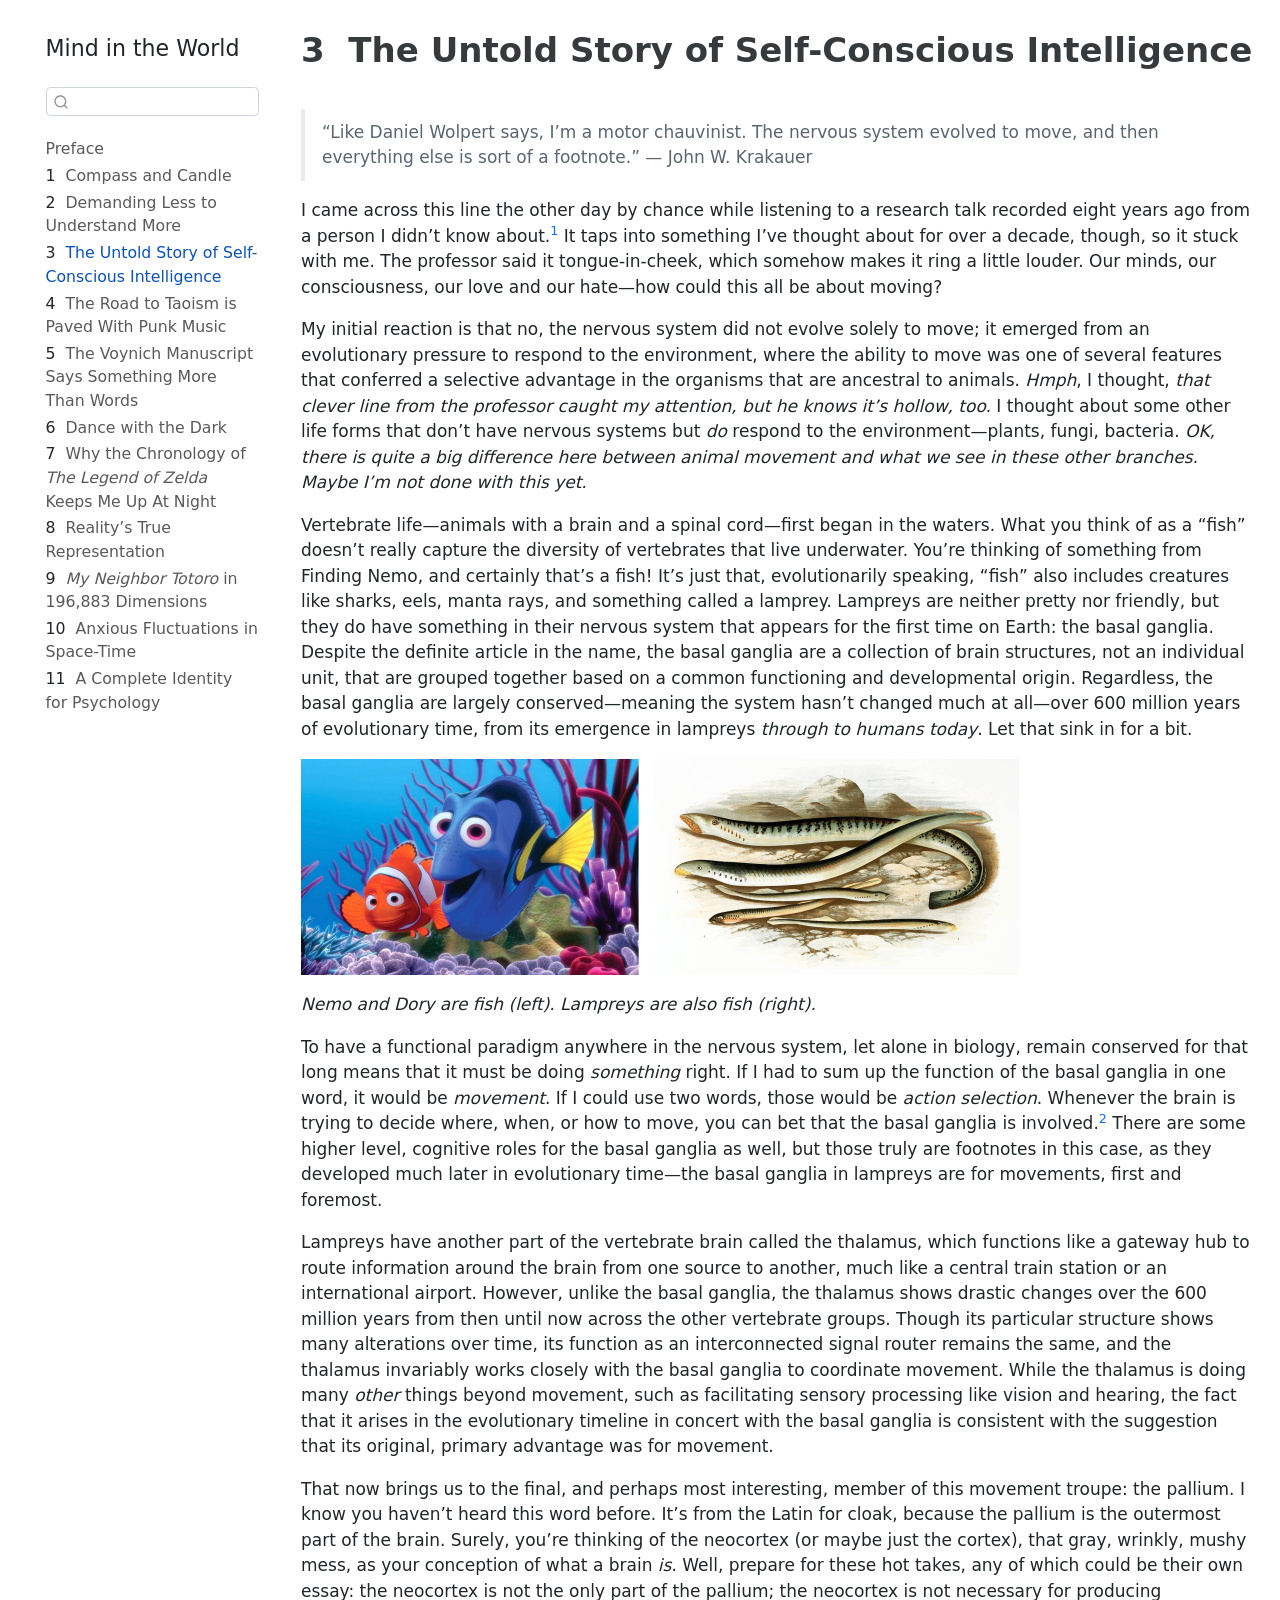
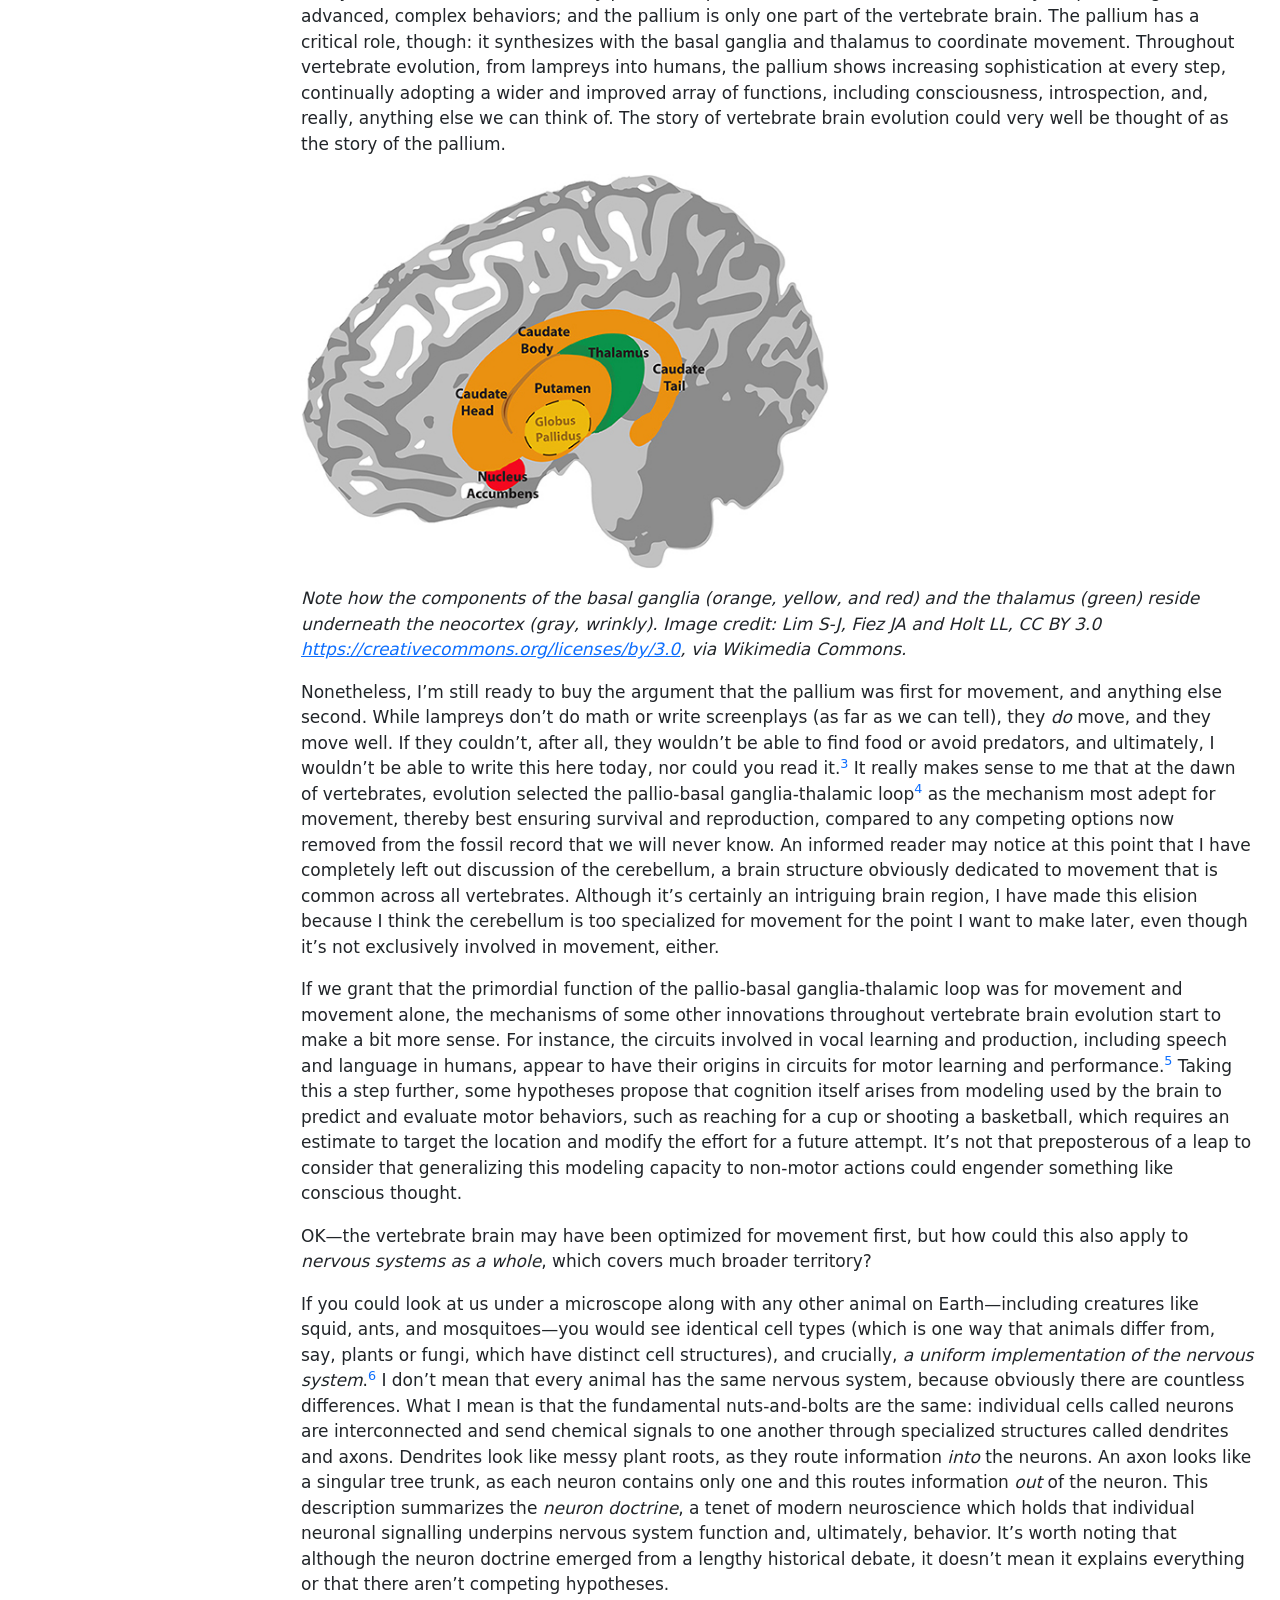
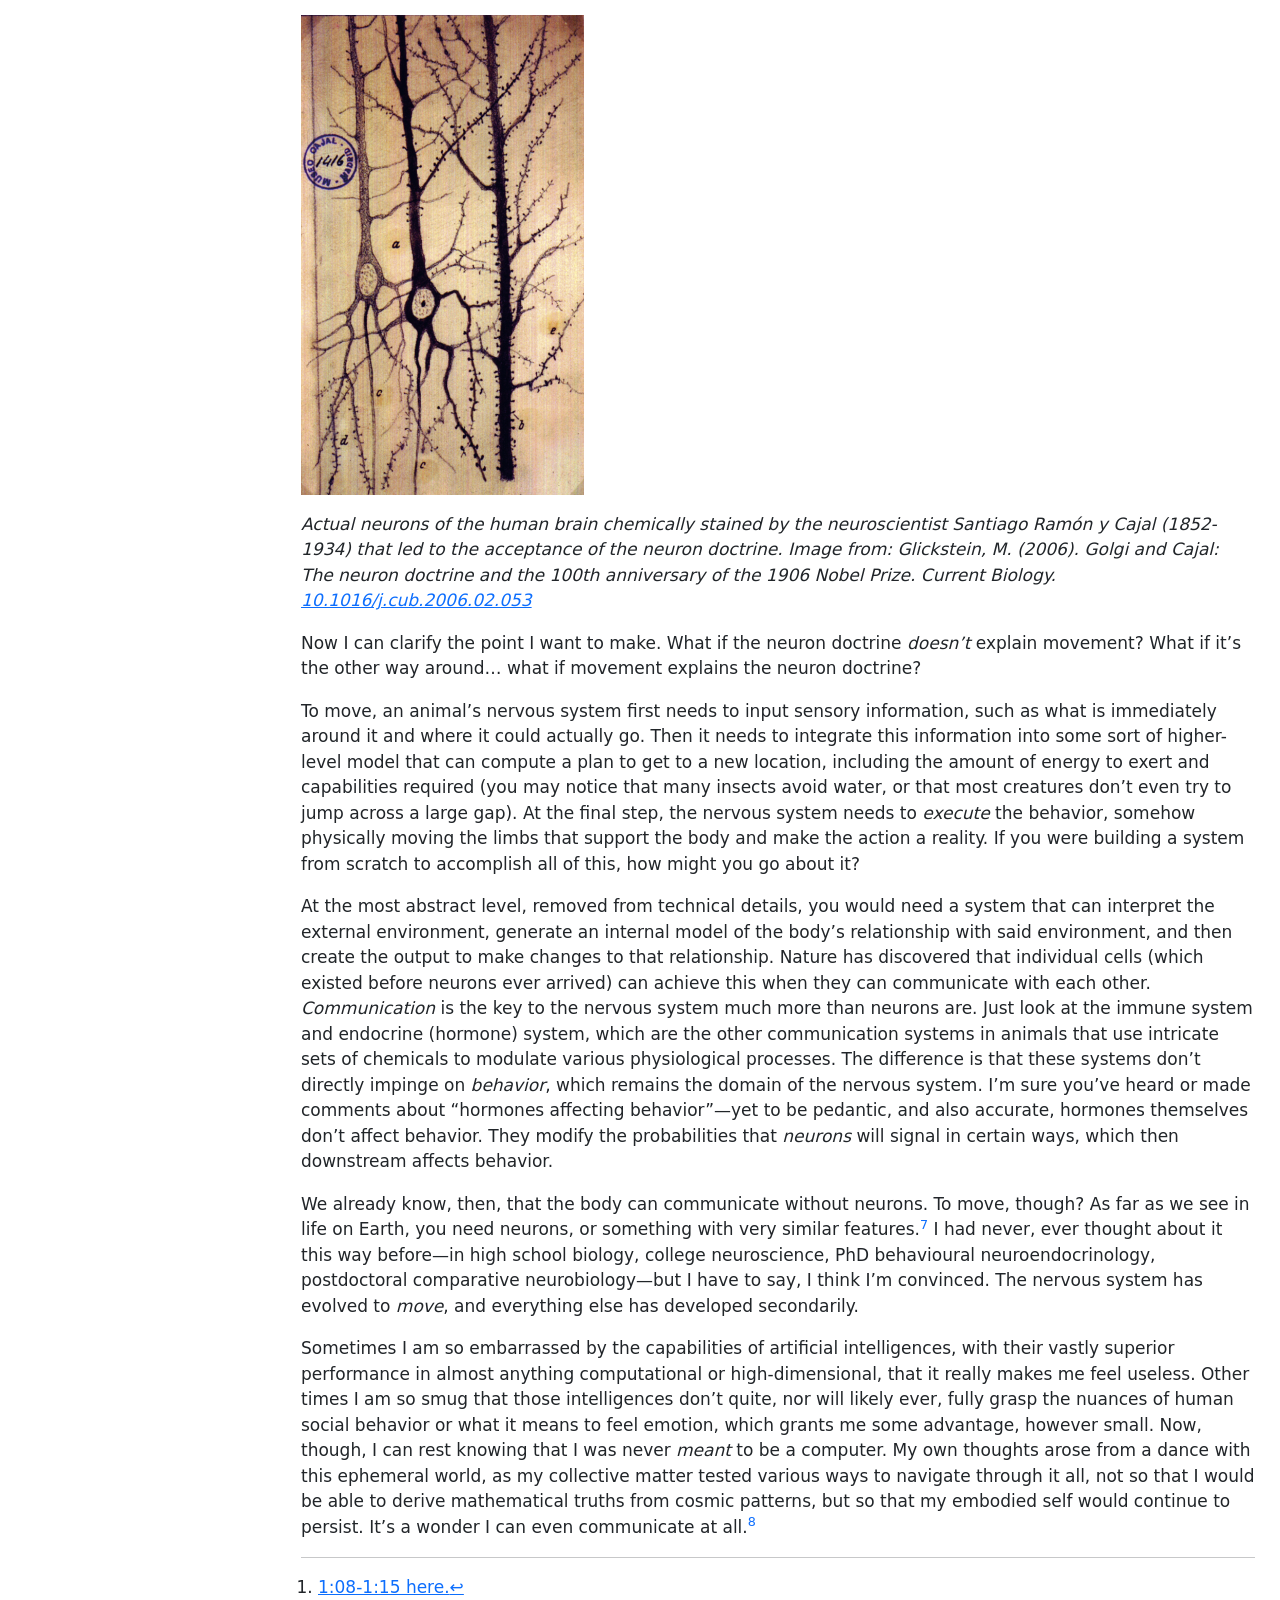
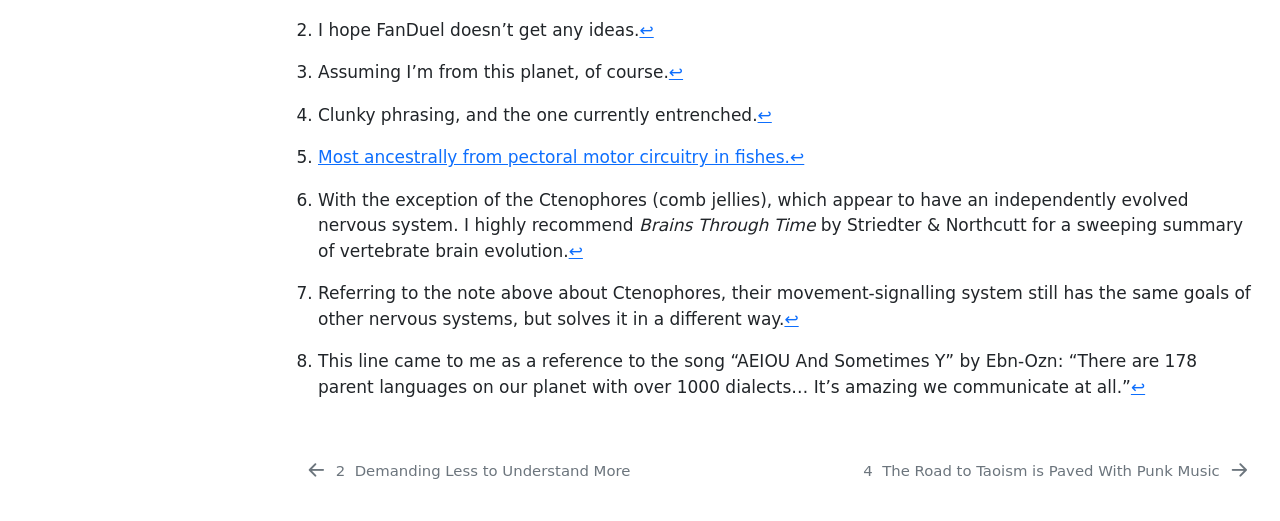
<file: docs/movement.html>
<!DOCTYPE html>
<html xmlns="http://www.w3.org/1999/xhtml" lang="en" xml:lang="en"><head>

<meta charset="utf-8">
<meta name="generator" content="quarto-1.3.450">

<meta name="viewport" content="width=device-width, initial-scale=1.0, user-scalable=yes">


<title>Mind in the World - 3&nbsp; The Untold Story of Self-Conscious Intelligence</title>
<style>
code{white-space: pre-wrap;}
span.smallcaps{font-variant: small-caps;}
div.columns{display: flex; gap: min(4vw, 1.5em);}
div.column{flex: auto; overflow-x: auto;}
div.hanging-indent{margin-left: 1.5em; text-indent: -1.5em;}
ul.task-list{list-style: none;}
ul.task-list li input[type="checkbox"] {
  width: 0.8em;
  margin: 0 0.8em 0.2em -1em; /* quarto-specific, see https://github.com/quarto-dev/quarto-cli/issues/4556 */ 
  vertical-align: middle;
}
</style>


<script src="site_libs/quarto-nav/quarto-nav.js"></script>
<script src="site_libs/quarto-nav/headroom.min.js"></script>
<script src="site_libs/clipboard/clipboard.min.js"></script>
<script src="site_libs/quarto-search/autocomplete.umd.js"></script>
<script src="site_libs/quarto-search/fuse.min.js"></script>
<script src="site_libs/quarto-search/quarto-search.js"></script>
<meta name="quarto:offset" content="./">
<link href="./tao-punk.html" rel="next">
<link href="./self.html" rel="prev">
<script src="site_libs/quarto-html/quarto.js"></script>
<script src="site_libs/quarto-html/popper.min.js"></script>
<script src="site_libs/quarto-html/tippy.umd.min.js"></script>
<script src="site_libs/quarto-html/anchor.min.js"></script>
<link href="site_libs/quarto-html/tippy.css" rel="stylesheet">
<link href="site_libs/quarto-html/quarto-syntax-highlighting.css" rel="stylesheet" id="quarto-text-highlighting-styles">
<script src="site_libs/bootstrap/bootstrap.min.js"></script>
<link href="site_libs/bootstrap/bootstrap-icons.css" rel="stylesheet">
<link href="site_libs/bootstrap/bootstrap.min.css" rel="stylesheet" id="quarto-bootstrap" data-mode="light">
<script id="quarto-search-options" type="application/json">{
  "location": "sidebar",
  "copy-button": false,
  "collapse-after": 3,
  "panel-placement": "start",
  "type": "textbox",
  "limit": 20,
  "language": {
    "search-no-results-text": "No results",
    "search-matching-documents-text": "matching documents",
    "search-copy-link-title": "Copy link to search",
    "search-hide-matches-text": "Hide additional matches",
    "search-more-match-text": "more match in this document",
    "search-more-matches-text": "more matches in this document",
    "search-clear-button-title": "Clear",
    "search-detached-cancel-button-title": "Cancel",
    "search-submit-button-title": "Submit",
    "search-label": "Search"
  }
}</script>


<link rel="stylesheet" href="styles.css">
</head>

<body class="nav-sidebar floating">

<div id="quarto-search-results"></div>
  <header id="quarto-header" class="headroom fixed-top">
  <nav class="quarto-secondary-nav">
    <div class="container-fluid d-flex">
      <button type="button" class="quarto-btn-toggle btn" data-bs-toggle="collapse" data-bs-target="#quarto-sidebar,#quarto-sidebar-glass" aria-controls="quarto-sidebar" aria-expanded="false" aria-label="Toggle sidebar navigation" onclick="if (window.quartoToggleHeadroom) { window.quartoToggleHeadroom(); }">
        <i class="bi bi-layout-text-sidebar-reverse"></i>
      </button>
      <nav class="quarto-page-breadcrumbs" aria-label="breadcrumb"><ol class="breadcrumb"><li class="breadcrumb-item"><a href="./movement.html"><span class="chapter-number">3</span>&nbsp; <span class="chapter-title">The Untold Story of Self-Conscious Intelligence</span></a></li></ol></nav>
      <a class="flex-grow-1" role="button" data-bs-toggle="collapse" data-bs-target="#quarto-sidebar,#quarto-sidebar-glass" aria-controls="quarto-sidebar" aria-expanded="false" aria-label="Toggle sidebar navigation" onclick="if (window.quartoToggleHeadroom) { window.quartoToggleHeadroom(); }">      
      </a>
      <button type="button" class="btn quarto-search-button" aria-label="" onclick="window.quartoOpenSearch();">
        <i class="bi bi-search"></i>
      </button>
    </div>
  </nav>
</header>
<!-- content -->
<div id="quarto-content" class="quarto-container page-columns page-rows-contents page-layout-full">
<!-- sidebar -->
  <nav id="quarto-sidebar" class="sidebar collapse collapse-horizontal sidebar-navigation floating overflow-auto">
    <div class="pt-lg-2 mt-2 text-left sidebar-header">
    <div class="sidebar-title mb-0 py-0">
      <a href="./">Mind in the World</a> 
    </div>
      </div>
        <div class="mt-2 flex-shrink-0 align-items-center">
        <div class="sidebar-search">
        <div id="quarto-search" class="" title="Search"></div>
        </div>
        </div>
    <div class="sidebar-menu-container"> 
    <ul class="list-unstyled mt-1">
        <li class="sidebar-item">
  <div class="sidebar-item-container"> 
  <a href="./index.html" class="sidebar-item-text sidebar-link">
 <span class="menu-text">Preface</span></a>
  </div>
</li>
        <li class="sidebar-item">
  <div class="sidebar-item-container"> 
  <a href="./compass-and-candle.html" class="sidebar-item-text sidebar-link">
 <span class="menu-text"><span class="chapter-number">1</span>&nbsp; <span class="chapter-title">Compass and Candle</span></span></a>
  </div>
</li>
        <li class="sidebar-item">
  <div class="sidebar-item-container"> 
  <a href="./self.html" class="sidebar-item-text sidebar-link">
 <span class="menu-text"><span class="chapter-number">2</span>&nbsp; <span class="chapter-title">Demanding Less to Understand More</span></span></a>
  </div>
</li>
        <li class="sidebar-item">
  <div class="sidebar-item-container"> 
  <a href="./movement.html" class="sidebar-item-text sidebar-link active">
 <span class="menu-text"><span class="chapter-number">3</span>&nbsp; <span class="chapter-title">The Untold Story of Self-Conscious Intelligence</span></span></a>
  </div>
</li>
        <li class="sidebar-item">
  <div class="sidebar-item-container"> 
  <a href="./tao-punk.html" class="sidebar-item-text sidebar-link">
 <span class="menu-text"><span class="chapter-number">4</span>&nbsp; <span class="chapter-title">The Road to Taoism is Paved With Punk Music</span></span></a>
  </div>
</li>
        <li class="sidebar-item">
  <div class="sidebar-item-container"> 
  <a href="./vms.html" class="sidebar-item-text sidebar-link">
 <span class="menu-text"><span class="chapter-number">5</span>&nbsp; <span class="chapter-title">The Voynich Manuscript Says Something More Than Words</span></span></a>
  </div>
</li>
        <li class="sidebar-item">
  <div class="sidebar-item-container"> 
  <a href="./individuation.html" class="sidebar-item-text sidebar-link">
 <span class="menu-text"><span class="chapter-number">6</span>&nbsp; <span class="chapter-title">Dance with the Dark</span></span></a>
  </div>
</li>
        <li class="sidebar-item">
  <div class="sidebar-item-container"> 
  <a href="./zelda-timeline.html" class="sidebar-item-text sidebar-link">
 <span class="menu-text"><span class="chapter-number">7</span>&nbsp; <span class="chapter-title">Why the Chronology of <em>The Legend of Zelda</em> Keeps Me Up At Night</span></span></a>
  </div>
</li>
        <li class="sidebar-item">
  <div class="sidebar-item-container"> 
  <a href="./representation.html" class="sidebar-item-text sidebar-link">
 <span class="menu-text"><span class="chapter-number">8</span>&nbsp; <span class="chapter-title">Reality’s True Representation</span></span></a>
  </div>
</li>
        <li class="sidebar-item">
  <div class="sidebar-item-container"> 
  <a href="./monster.html" class="sidebar-item-text sidebar-link">
 <span class="menu-text"><span class="chapter-number">9</span>&nbsp; <span class="chapter-title"><em>My Neighbor Totoro</em> in 196,883 Dimensions</span></span></a>
  </div>
</li>
        <li class="sidebar-item">
  <div class="sidebar-item-container"> 
  <a href="./anxiety.html" class="sidebar-item-text sidebar-link">
 <span class="menu-text"><span class="chapter-number">10</span>&nbsp; <span class="chapter-title">Anxious Fluctuations in Space-Time</span></span></a>
  </div>
</li>
        <li class="sidebar-item">
  <div class="sidebar-item-container"> 
  <a href="./psychology.html" class="sidebar-item-text sidebar-link">
 <span class="menu-text"><span class="chapter-number">11</span>&nbsp; <span class="chapter-title">A Complete Identity for Psychology</span></span></a>
  </div>
</li>
    </ul>
    </div>
</nav>
<div id="quarto-sidebar-glass" data-bs-toggle="collapse" data-bs-target="#quarto-sidebar,#quarto-sidebar-glass"></div>
<!-- margin-sidebar -->
    <div id="quarto-margin-sidebar" class="sidebar margin-sidebar zindex-bottom">
        
    </div>
<!-- main -->
<main class="content column-page-right" id="quarto-document-content">

<header id="title-block-header" class="quarto-title-block default">
<div class="quarto-title">
<h1 class="title"><span class="chapter-number">3</span>&nbsp; <span class="chapter-title">The Untold Story of Self-Conscious Intelligence</span></h1>
</div>



<div class="quarto-title-meta">

    
  
    
  </div>
  

</header>

<blockquote class="blockquote">
<p>“Like Daniel Wolpert says, I’m a motor chauvinist. The nervous system evolved to move, and then everything else is sort of a footnote.” — John W. Krakauer</p>
</blockquote>
<p>I came across this line the other day by chance while listening to a research talk recorded eight years ago from a person I didn’t know about.<a href="#fn1" class="footnote-ref" id="fnref1" role="doc-noteref"><sup>1</sup></a> It taps into something I’ve thought about for over a decade, though, so it stuck with me. The professor said it tongue-in-cheek, which somehow makes it ring a little louder. Our minds, our consciousness, our love and our hate—how could this all be about moving?</p>
<p>My initial reaction is that no, the nervous system did not evolve solely to move; it emerged from an evolutionary pressure to respond to the environment, where the ability to move was one of several features that conferred a selective advantage in the organisms that are ancestral to animals. <em>Hmph</em>, I thought, <em>that clever line from the professor caught my attention, but he knows it’s hollow, too.</em> I thought about some other life forms that don’t have nervous systems but <em>do</em> respond to the environment—plants, fungi, bacteria. <em>OK, there is quite a big difference here between animal movement and what we see in these other branches. Maybe I’m not done with this yet.</em></p>
<p>Vertebrate life—animals with a brain and a spinal cord—first began in the waters. What you think of as a “fish” doesn’t really capture the diversity of vertebrates that live underwater. You’re thinking of something from Finding Nemo, and certainly that’s a fish! It’s just that, evolutionarily speaking, “fish” also includes creatures like sharks, eels, manta rays, and something called a lamprey. Lampreys are neither pretty nor friendly, but they do have something in their nervous system that appears for the first time on Earth: the basal ganglia. Despite the definite article in the name, the basal ganglia are a collection of brain structures, not an individual unit, that are grouped together based on a common functioning and developmental origin. Regardless, the basal ganglia are largely conserved—meaning the system hasn’t changed much at all—over 600 million years of evolutionary time, from its emergence in lampreys <em>through to humans today</em>. Let that sink in for a bit.</p>
<p><img src="files/fish.png" class="img-fluid"></p>
<p><em>Nemo and Dory are fish (left). Lampreys are also fish (right).</em></p>
<p>To have a functional paradigm anywhere in the nervous system, let alone in biology, remain conserved for that long means that it must be doing <em>something</em> right. If I had to sum up the function of the basal ganglia in one word, it would be <em>movement</em>. If I could use two words, those would be <em>action selection</em>. Whenever the brain is trying to decide where, when, or how to move, you can bet that the basal ganglia is involved.<a href="#fn2" class="footnote-ref" id="fnref2" role="doc-noteref"><sup>2</sup></a> There are some higher level, cognitive roles for the basal ganglia as well, but those truly are footnotes in this case, as they developed much later in evolutionary time—the basal ganglia in lampreys are for movements, first and foremost.</p>
<p>Lampreys have another part of the vertebrate brain called the thalamus, which functions like a gateway hub to route information around the brain from one source to another, much like a central train station or an international airport. However, unlike the basal ganglia, the thalamus shows drastic changes over the 600 million years from then until now across the other vertebrate groups. Though its particular structure shows many alterations over time, its function as an interconnected signal router remains the same, and the thalamus invariably works closely with the basal ganglia to coordinate movement. While the thalamus is doing many <em>other</em> things beyond movement, such as facilitating sensory processing like vision and hearing, the fact that it arises in the evolutionary timeline in concert with the basal ganglia is consistent with the suggestion that its original, primary advantage was for movement.</p>
<p>That now brings us to the final, and perhaps most interesting, member of this movement troupe: the pallium. I know you haven’t heard this word before. It’s from the Latin for cloak, because the pallium is the outermost part of the brain. Surely, you’re thinking of the neocortex (or maybe just the cortex), that gray, wrinkly, mushy mess, as your conception of what a brain <em>is</em>. Well, prepare for these hot takes, any of which could be their own essay: the neocortex is not the only part of the pallium; the neocortex is not necessary for producing advanced, complex behaviors; and the pallium is only one part of the vertebrate brain. The pallium has a critical role, though: it synthesizes with the basal ganglia and thalamus to coordinate movement. Throughout vertebrate evolution, from lampreys into humans, the pallium shows increasing sophistication at every step, continually adopting a wider and improved array of functions, including consciousness, introspection, and, really, anything else we can think of. The story of vertebrate brain evolution could very well be thought of as the story of the pallium.</p>
<p><img src="files/neuroanatomy.png" class="img-fluid"></p>
<p><em>Note how the components of the basal ganglia (orange, yellow, and red) and the thalamus (green) reside underneath the neocortex (gray, wrinkly). Image credit: Lim S-J, Fiez JA and Holt LL, CC BY 3.0 <a href="https://creativecommons.org/licenses/by/3.0" class="uri">https://creativecommons.org/licenses/by/3.0</a>, via Wikimedia Commons.</em></p>
<p>Nonetheless, I’m still ready to buy the argument that the pallium was first for movement, and anything else second. While lampreys don’t do math or write screenplays (as far as we can tell), they <em>do</em> move, and they move well. If they couldn’t, after all, they wouldn’t be able to find food or avoid predators, and ultimately, I wouldn’t be able to write this here today, nor could you read it.<a href="#fn3" class="footnote-ref" id="fnref3" role="doc-noteref"><sup>3</sup></a> It really makes sense to me that at the dawn of vertebrates, evolution selected the pallio-basal ganglia-thalamic loop<a href="#fn4" class="footnote-ref" id="fnref4" role="doc-noteref"><sup>4</sup></a> as the mechanism most adept for movement, thereby best ensuring survival and reproduction, compared to any competing options now removed from the fossil record that we will never know. An informed reader may notice at this point that I have completely left out discussion of the cerebellum, a brain structure obviously dedicated to movement that is common across all vertebrates. Although it’s certainly an intriguing brain region, I have made this elision because I think the cerebellum is too specialized for movement for the point I want to make later, even though it’s not exclusively involved in movement, either.</p>
<p>If we grant that the primordial function of the pallio-basal ganglia-thalamic loop was for movement and movement alone, the mechanisms of some other innovations throughout vertebrate brain evolution start to make a bit more sense. For instance, the circuits involved in vocal learning and production, including speech and language in humans, appear to have their origins in circuits for motor learning and performance.<a href="#fn5" class="footnote-ref" id="fnref5" role="doc-noteref"><sup>5</sup></a> Taking this a step further, some hypotheses propose that cognition itself arises from modeling used by the brain to predict and evaluate motor behaviors, such as reaching for a cup or shooting a basketball, which requires an estimate to target the location and modify the effort for a future attempt. It’s not that preposterous of a leap to consider that generalizing this modeling capacity to non-motor actions could engender something like conscious thought.</p>
<p>OK—the vertebrate brain may have been optimized for movement first, but how could this also apply to <em>nervous systems as a whole</em>, which covers much broader territory?</p>
<p>If you could look at us under a microscope along with any other animal on Earth—including creatures like squid, ants, and mosquitoes—you would see identical cell types (which is one way that animals differ from, say, plants or fungi, which have distinct cell structures), and crucially, <em>a uniform implementation of the nervous system</em>.<a href="#fn6" class="footnote-ref" id="fnref6" role="doc-noteref"><sup>6</sup></a> I don’t mean that every animal has the same nervous system, because obviously there are countless differences. What I mean is that the fundamental nuts-and-bolts are the same: individual cells called neurons are interconnected and send chemical signals to one another through specialized structures called dendrites and axons. Dendrites look like messy plant roots, as they route information <em>into</em> the neurons. An axon looks like a singular tree trunk, as each neuron contains only one and this routes information <em>out</em> of the neuron. This description summarizes the <em>neuron doctrine</em>, a tenet of modern neuroscience which holds that individual neuronal signalling underpins nervous system function and, ultimately, behavior. It’s worth noting that although the neuron doctrine emerged from a lengthy historical debate, it doesn’t mean it explains everything or that there aren’t competing hypotheses.</p>
<p><img src="files/neurons-cajal.png" class="img-fluid"></p>
<p><em>Actual neurons of the human brain chemically stained by the neuroscientist Santiago Ramón y Cajal (1852-1934) that led to the acceptance of the neuron doctrine. Image from: Glickstein, M. (2006). Golgi and Cajal: The neuron doctrine and the 100th anniversary of the 1906 Nobel Prize. Current Biology. <a href="https://doi.org/10.1016/j.cub.2006.02.053">10.1016/j.cub.2006.02.053</a></em></p>
<p>Now I can clarify the point I want to make. What if the neuron doctrine <em>doesn’t</em> explain movement? What if it’s the other way around… what if movement explains the neuron doctrine?</p>
<p>To move, an animal’s nervous system first needs to input sensory information, such as what is immediately around it and where it could actually go. Then it needs to integrate this information into some sort of higher-level model that can compute a plan to get to a new location, including the amount of energy to exert and capabilities required (you may notice that many insects avoid water, or that most creatures don’t even try to jump across a large gap). At the final step, the nervous system needs to <em>execute</em> the behavior, somehow physically moving the limbs that support the body and make the action a reality. If you were building a system from scratch to accomplish all of this, how might you go about it?</p>
<p>At the most abstract level, removed from technical details, you would need a system that can interpret the external environment, generate an internal model of the body’s relationship with said environment, and then create the output to make changes to that relationship. Nature has discovered that individual cells (which existed before neurons ever arrived) can achieve this when they can communicate with each other. <em>Communication</em> is the key to the nervous system much more than neurons are. Just look at the immune system and endocrine (hormone) system, which are the other communication systems in animals that use intricate sets of chemicals to modulate various physiological processes. The difference is that these systems don’t directly impinge on <em>behavior</em>, which remains the domain of the nervous system. I’m sure you’ve heard or made comments about “hormones affecting behavior”—yet to be pedantic, and also accurate, hormones themselves don’t affect behavior. They modify the probabilities that <em>neurons</em> will signal in certain ways, which then downstream affects behavior.</p>
<p>We already know, then, that the body can communicate without neurons. To move, though? As far as we see in life on Earth, you need neurons, or something with very similar features.<a href="#fn7" class="footnote-ref" id="fnref7" role="doc-noteref"><sup>7</sup></a> I had never, ever thought about it this way before—in high school biology, college neuroscience, PhD behavioural neuroendocrinology, postdoctoral comparative neurobiology—but I have to say, I think I’m convinced. The nervous system has evolved to <em>move</em>, and everything else has developed secondarily.</p>
<p>Sometimes I am so embarrassed by the capabilities of artificial intelligences, with their vastly superior performance in almost anything computational or high-dimensional, that it really makes me feel useless. Other times I am so smug that those intelligences don’t quite, nor will likely ever, fully grasp the nuances of human social behavior or what it means to feel emotion, which grants me some advantage, however small. Now, though, I can rest knowing that I was never <em>meant</em> to be a computer. My own thoughts arose from a dance with this ephemeral world, as my collective matter tested various ways to navigate through it all, not so that I would be able to derive mathematical truths from cosmic patterns, but so that my embodied self would continue to persist. It’s a wonder I can even communicate at all.<a href="#fn8" class="footnote-ref" id="fnref8" role="doc-noteref"><sup>8</sup></a></p>


<section id="footnotes" class="footnotes footnotes-end-of-document" role="doc-endnotes">
<hr>
<ol>
<li id="fn1"><p><a href="https://www.youtube.com/watch?v=jhOUyVa0XmA">1:08-1:15 here.</a><a href="#fnref1" class="footnote-back" role="doc-backlink">↩︎</a></p></li>
<li id="fn2"><p>I hope FanDuel doesn’t get any ideas.<a href="#fnref2" class="footnote-back" role="doc-backlink">↩︎</a></p></li>
<li id="fn3"><p>Assuming I’m from this planet, of course.<a href="#fnref3" class="footnote-back" role="doc-backlink">↩︎</a></p></li>
<li id="fn4"><p>Clunky phrasing, and the one currently entrenched.<a href="#fnref4" class="footnote-back" role="doc-backlink">↩︎</a></p></li>
<li id="fn5"><p><a href="https://www.youtube.com/watch?v=DGk7BFPfMT4">Most ancestrally from pectoral motor circuitry in fishes.</a><a href="#fnref5" class="footnote-back" role="doc-backlink">↩︎</a></p></li>
<li id="fn6"><p>With the exception of the Ctenophores (comb jellies), which appear to have an independently evolved nervous system. I highly recommend <em>Brains Through Time</em> by Striedter &amp; Northcutt for a sweeping summary of vertebrate brain evolution.<a href="#fnref6" class="footnote-back" role="doc-backlink">↩︎</a></p></li>
<li id="fn7"><p>Referring to the note above about Ctenophores, their movement-signalling system still has the same goals of other nervous systems, but solves it in a different way.<a href="#fnref7" class="footnote-back" role="doc-backlink">↩︎</a></p></li>
<li id="fn8"><p>This line came to me as a reference to the song “AEIOU And Sometimes Y” by Ebn-Ozn: “There are 178 parent languages on our planet with over 1000 dialects… It’s amazing we communicate at all.”<a href="#fnref8" class="footnote-back" role="doc-backlink">↩︎</a></p></li>
</ol>
</section>

</main> <!-- /main -->
<script id="quarto-html-after-body" type="application/javascript">
window.document.addEventListener("DOMContentLoaded", function (event) {
  const toggleBodyColorMode = (bsSheetEl) => {
    const mode = bsSheetEl.getAttribute("data-mode");
    const bodyEl = window.document.querySelector("body");
    if (mode === "dark") {
      bodyEl.classList.add("quarto-dark");
      bodyEl.classList.remove("quarto-light");
    } else {
      bodyEl.classList.add("quarto-light");
      bodyEl.classList.remove("quarto-dark");
    }
  }
  const toggleBodyColorPrimary = () => {
    const bsSheetEl = window.document.querySelector("link#quarto-bootstrap");
    if (bsSheetEl) {
      toggleBodyColorMode(bsSheetEl);
    }
  }
  toggleBodyColorPrimary();  
  const icon = "";
  const anchorJS = new window.AnchorJS();
  anchorJS.options = {
    placement: 'right',
    icon: icon
  };
  anchorJS.add('.anchored');
  const isCodeAnnotation = (el) => {
    for (const clz of el.classList) {
      if (clz.startsWith('code-annotation-')) {                     
        return true;
      }
    }
    return false;
  }
  const clipboard = new window.ClipboardJS('.code-copy-button', {
    text: function(trigger) {
      const codeEl = trigger.previousElementSibling.cloneNode(true);
      for (const childEl of codeEl.children) {
        if (isCodeAnnotation(childEl)) {
          childEl.remove();
        }
      }
      return codeEl.innerText;
    }
  });
  clipboard.on('success', function(e) {
    // button target
    const button = e.trigger;
    // don't keep focus
    button.blur();
    // flash "checked"
    button.classList.add('code-copy-button-checked');
    var currentTitle = button.getAttribute("title");
    button.setAttribute("title", "Copied!");
    let tooltip;
    if (window.bootstrap) {
      button.setAttribute("data-bs-toggle", "tooltip");
      button.setAttribute("data-bs-placement", "left");
      button.setAttribute("data-bs-title", "Copied!");
      tooltip = new bootstrap.Tooltip(button, 
        { trigger: "manual", 
          customClass: "code-copy-button-tooltip",
          offset: [0, -8]});
      tooltip.show();    
    }
    setTimeout(function() {
      if (tooltip) {
        tooltip.hide();
        button.removeAttribute("data-bs-title");
        button.removeAttribute("data-bs-toggle");
        button.removeAttribute("data-bs-placement");
      }
      button.setAttribute("title", currentTitle);
      button.classList.remove('code-copy-button-checked');
    }, 1000);
    // clear code selection
    e.clearSelection();
  });
  function tippyHover(el, contentFn) {
    const config = {
      allowHTML: true,
      content: contentFn,
      maxWidth: 500,
      delay: 100,
      arrow: false,
      appendTo: function(el) {
          return el.parentElement;
      },
      interactive: true,
      interactiveBorder: 10,
      theme: 'quarto',
      placement: 'bottom-start'
    };
    window.tippy(el, config); 
  }
  const noterefs = window.document.querySelectorAll('a[role="doc-noteref"]');
  for (var i=0; i<noterefs.length; i++) {
    const ref = noterefs[i];
    tippyHover(ref, function() {
      // use id or data attribute instead here
      let href = ref.getAttribute('data-footnote-href') || ref.getAttribute('href');
      try { href = new URL(href).hash; } catch {}
      const id = href.replace(/^#\/?/, "");
      const note = window.document.getElementById(id);
      return note.innerHTML;
    });
  }
      let selectedAnnoteEl;
      const selectorForAnnotation = ( cell, annotation) => {
        let cellAttr = 'data-code-cell="' + cell + '"';
        let lineAttr = 'data-code-annotation="' +  annotation + '"';
        const selector = 'span[' + cellAttr + '][' + lineAttr + ']';
        return selector;
      }
      const selectCodeLines = (annoteEl) => {
        const doc = window.document;
        const targetCell = annoteEl.getAttribute("data-target-cell");
        const targetAnnotation = annoteEl.getAttribute("data-target-annotation");
        const annoteSpan = window.document.querySelector(selectorForAnnotation(targetCell, targetAnnotation));
        const lines = annoteSpan.getAttribute("data-code-lines").split(",");
        const lineIds = lines.map((line) => {
          return targetCell + "-" + line;
        })
        let top = null;
        let height = null;
        let parent = null;
        if (lineIds.length > 0) {
            //compute the position of the single el (top and bottom and make a div)
            const el = window.document.getElementById(lineIds[0]);
            top = el.offsetTop;
            height = el.offsetHeight;
            parent = el.parentElement.parentElement;
          if (lineIds.length > 1) {
            const lastEl = window.document.getElementById(lineIds[lineIds.length - 1]);
            const bottom = lastEl.offsetTop + lastEl.offsetHeight;
            height = bottom - top;
          }
          if (top !== null && height !== null && parent !== null) {
            // cook up a div (if necessary) and position it 
            let div = window.document.getElementById("code-annotation-line-highlight");
            if (div === null) {
              div = window.document.createElement("div");
              div.setAttribute("id", "code-annotation-line-highlight");
              div.style.position = 'absolute';
              parent.appendChild(div);
            }
            div.style.top = top - 2 + "px";
            div.style.height = height + 4 + "px";
            let gutterDiv = window.document.getElementById("code-annotation-line-highlight-gutter");
            if (gutterDiv === null) {
              gutterDiv = window.document.createElement("div");
              gutterDiv.setAttribute("id", "code-annotation-line-highlight-gutter");
              gutterDiv.style.position = 'absolute';
              const codeCell = window.document.getElementById(targetCell);
              const gutter = codeCell.querySelector('.code-annotation-gutter');
              gutter.appendChild(gutterDiv);
            }
            gutterDiv.style.top = top - 2 + "px";
            gutterDiv.style.height = height + 4 + "px";
          }
          selectedAnnoteEl = annoteEl;
        }
      };
      const unselectCodeLines = () => {
        const elementsIds = ["code-annotation-line-highlight", "code-annotation-line-highlight-gutter"];
        elementsIds.forEach((elId) => {
          const div = window.document.getElementById(elId);
          if (div) {
            div.remove();
          }
        });
        selectedAnnoteEl = undefined;
      };
      // Attach click handler to the DT
      const annoteDls = window.document.querySelectorAll('dt[data-target-cell]');
      for (const annoteDlNode of annoteDls) {
        annoteDlNode.addEventListener('click', (event) => {
          const clickedEl = event.target;
          if (clickedEl !== selectedAnnoteEl) {
            unselectCodeLines();
            const activeEl = window.document.querySelector('dt[data-target-cell].code-annotation-active');
            if (activeEl) {
              activeEl.classList.remove('code-annotation-active');
            }
            selectCodeLines(clickedEl);
            clickedEl.classList.add('code-annotation-active');
          } else {
            // Unselect the line
            unselectCodeLines();
            clickedEl.classList.remove('code-annotation-active');
          }
        });
      }
  const findCites = (el) => {
    const parentEl = el.parentElement;
    if (parentEl) {
      const cites = parentEl.dataset.cites;
      if (cites) {
        return {
          el,
          cites: cites.split(' ')
        };
      } else {
        return findCites(el.parentElement)
      }
    } else {
      return undefined;
    }
  };
  var bibliorefs = window.document.querySelectorAll('a[role="doc-biblioref"]');
  for (var i=0; i<bibliorefs.length; i++) {
    const ref = bibliorefs[i];
    const citeInfo = findCites(ref);
    if (citeInfo) {
      tippyHover(citeInfo.el, function() {
        var popup = window.document.createElement('div');
        citeInfo.cites.forEach(function(cite) {
          var citeDiv = window.document.createElement('div');
          citeDiv.classList.add('hanging-indent');
          citeDiv.classList.add('csl-entry');
          var biblioDiv = window.document.getElementById('ref-' + cite);
          if (biblioDiv) {
            citeDiv.innerHTML = biblioDiv.innerHTML;
          }
          popup.appendChild(citeDiv);
        });
        return popup.innerHTML;
      });
    }
  }
});
</script>
<nav class="page-navigation column-page-right">
  <div class="nav-page nav-page-previous">
      <a href="./self.html" class="pagination-link">
        <i class="bi bi-arrow-left-short"></i> <span class="nav-page-text"><span class="chapter-number">2</span>&nbsp; <span class="chapter-title">Demanding Less to Understand More</span></span>
      </a>          
  </div>
  <div class="nav-page nav-page-next">
      <a href="./tao-punk.html" class="pagination-link">
        <span class="nav-page-text"><span class="chapter-number">4</span>&nbsp; <span class="chapter-title">The Road to Taoism is Paved With Punk Music</span></span> <i class="bi bi-arrow-right-short"></i>
      </a>
  </div>
</nav>
</div> <!-- /content -->



</body></html>
</file>
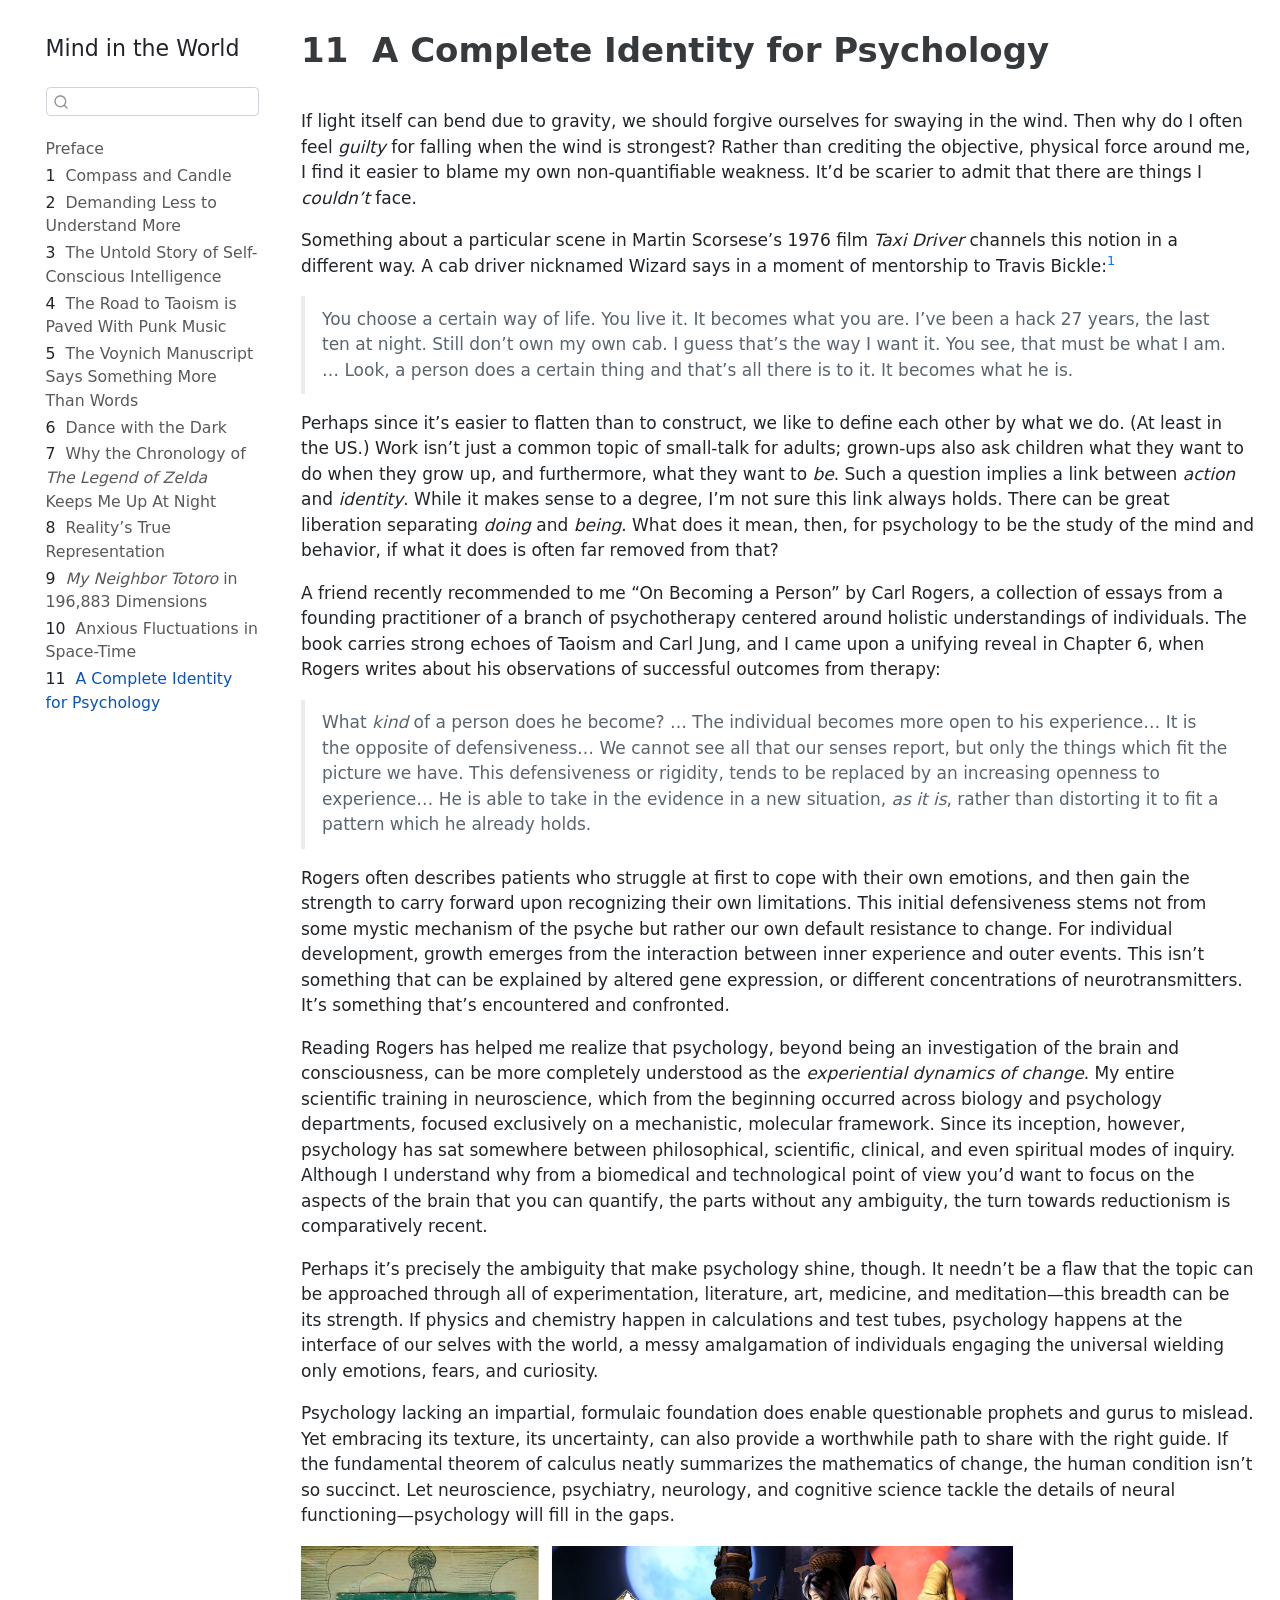
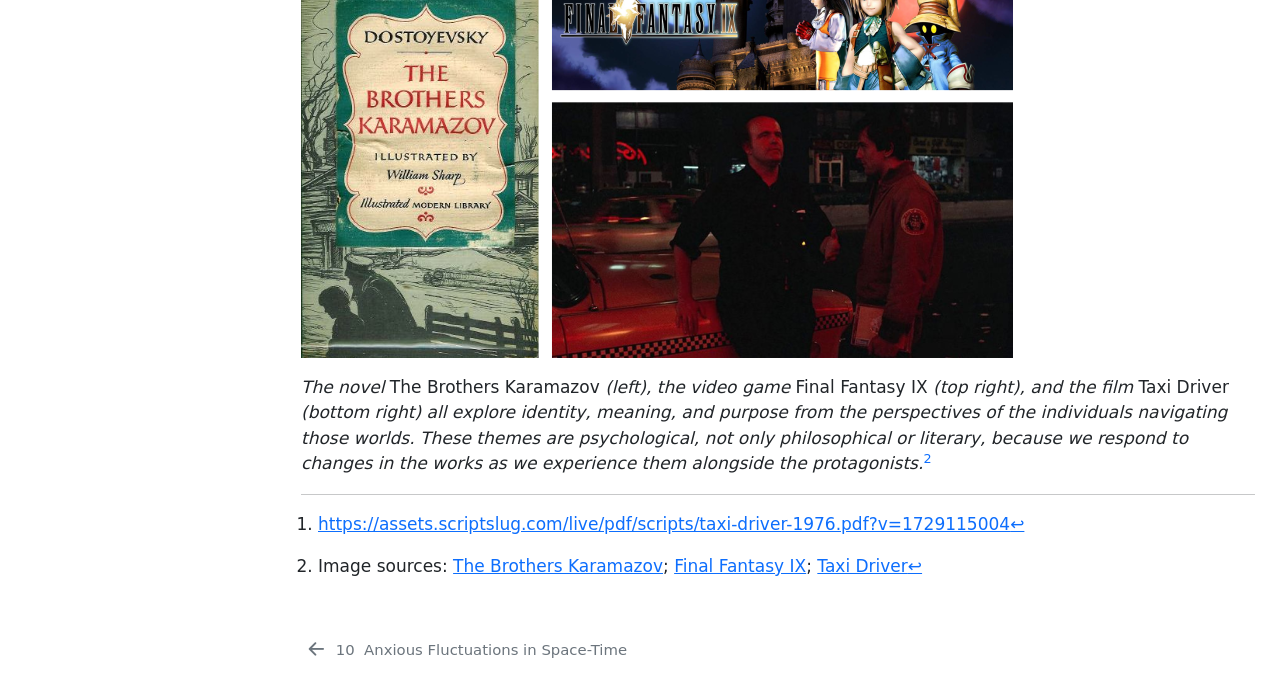
<file: docs/psychology.html>
<!DOCTYPE html>
<html xmlns="http://www.w3.org/1999/xhtml" lang="en" xml:lang="en"><head>

<meta charset="utf-8">
<meta name="generator" content="quarto-1.3.450">

<meta name="viewport" content="width=device-width, initial-scale=1.0, user-scalable=yes">


<title>Mind in the World - 11&nbsp; A Complete Identity for Psychology</title>
<style>
code{white-space: pre-wrap;}
span.smallcaps{font-variant: small-caps;}
div.columns{display: flex; gap: min(4vw, 1.5em);}
div.column{flex: auto; overflow-x: auto;}
div.hanging-indent{margin-left: 1.5em; text-indent: -1.5em;}
ul.task-list{list-style: none;}
ul.task-list li input[type="checkbox"] {
  width: 0.8em;
  margin: 0 0.8em 0.2em -1em; /* quarto-specific, see https://github.com/quarto-dev/quarto-cli/issues/4556 */ 
  vertical-align: middle;
}
</style>


<script src="site_libs/quarto-nav/quarto-nav.js"></script>
<script src="site_libs/quarto-nav/headroom.min.js"></script>
<script src="site_libs/clipboard/clipboard.min.js"></script>
<script src="site_libs/quarto-search/autocomplete.umd.js"></script>
<script src="site_libs/quarto-search/fuse.min.js"></script>
<script src="site_libs/quarto-search/quarto-search.js"></script>
<meta name="quarto:offset" content="./">
<link href="./anxiety.html" rel="prev">
<script src="site_libs/quarto-html/quarto.js"></script>
<script src="site_libs/quarto-html/popper.min.js"></script>
<script src="site_libs/quarto-html/tippy.umd.min.js"></script>
<script src="site_libs/quarto-html/anchor.min.js"></script>
<link href="site_libs/quarto-html/tippy.css" rel="stylesheet">
<link href="site_libs/quarto-html/quarto-syntax-highlighting.css" rel="stylesheet" id="quarto-text-highlighting-styles">
<script src="site_libs/bootstrap/bootstrap.min.js"></script>
<link href="site_libs/bootstrap/bootstrap-icons.css" rel="stylesheet">
<link href="site_libs/bootstrap/bootstrap.min.css" rel="stylesheet" id="quarto-bootstrap" data-mode="light">
<script id="quarto-search-options" type="application/json">{
  "location": "sidebar",
  "copy-button": false,
  "collapse-after": 3,
  "panel-placement": "start",
  "type": "textbox",
  "limit": 20,
  "language": {
    "search-no-results-text": "No results",
    "search-matching-documents-text": "matching documents",
    "search-copy-link-title": "Copy link to search",
    "search-hide-matches-text": "Hide additional matches",
    "search-more-match-text": "more match in this document",
    "search-more-matches-text": "more matches in this document",
    "search-clear-button-title": "Clear",
    "search-detached-cancel-button-title": "Cancel",
    "search-submit-button-title": "Submit",
    "search-label": "Search"
  }
}</script>


<link rel="stylesheet" href="styles.css">
</head>

<body class="nav-sidebar floating">

<div id="quarto-search-results"></div>
  <header id="quarto-header" class="headroom fixed-top">
  <nav class="quarto-secondary-nav">
    <div class="container-fluid d-flex">
      <button type="button" class="quarto-btn-toggle btn" data-bs-toggle="collapse" data-bs-target="#quarto-sidebar,#quarto-sidebar-glass" aria-controls="quarto-sidebar" aria-expanded="false" aria-label="Toggle sidebar navigation" onclick="if (window.quartoToggleHeadroom) { window.quartoToggleHeadroom(); }">
        <i class="bi bi-layout-text-sidebar-reverse"></i>
      </button>
      <nav class="quarto-page-breadcrumbs" aria-label="breadcrumb"><ol class="breadcrumb"><li class="breadcrumb-item"><a href="./psychology.html"><span class="chapter-number">11</span>&nbsp; <span class="chapter-title">A Complete Identity for Psychology</span></a></li></ol></nav>
      <a class="flex-grow-1" role="button" data-bs-toggle="collapse" data-bs-target="#quarto-sidebar,#quarto-sidebar-glass" aria-controls="quarto-sidebar" aria-expanded="false" aria-label="Toggle sidebar navigation" onclick="if (window.quartoToggleHeadroom) { window.quartoToggleHeadroom(); }">      
      </a>
      <button type="button" class="btn quarto-search-button" aria-label="" onclick="window.quartoOpenSearch();">
        <i class="bi bi-search"></i>
      </button>
    </div>
  </nav>
</header>
<!-- content -->
<div id="quarto-content" class="quarto-container page-columns page-rows-contents page-layout-full">
<!-- sidebar -->
  <nav id="quarto-sidebar" class="sidebar collapse collapse-horizontal sidebar-navigation floating overflow-auto">
    <div class="pt-lg-2 mt-2 text-left sidebar-header">
    <div class="sidebar-title mb-0 py-0">
      <a href="./">Mind in the World</a> 
    </div>
      </div>
        <div class="mt-2 flex-shrink-0 align-items-center">
        <div class="sidebar-search">
        <div id="quarto-search" class="" title="Search"></div>
        </div>
        </div>
    <div class="sidebar-menu-container"> 
    <ul class="list-unstyled mt-1">
        <li class="sidebar-item">
  <div class="sidebar-item-container"> 
  <a href="./index.html" class="sidebar-item-text sidebar-link">
 <span class="menu-text">Preface</span></a>
  </div>
</li>
        <li class="sidebar-item">
  <div class="sidebar-item-container"> 
  <a href="./compass-and-candle.html" class="sidebar-item-text sidebar-link">
 <span class="menu-text"><span class="chapter-number">1</span>&nbsp; <span class="chapter-title">Compass and Candle</span></span></a>
  </div>
</li>
        <li class="sidebar-item">
  <div class="sidebar-item-container"> 
  <a href="./self.html" class="sidebar-item-text sidebar-link">
 <span class="menu-text"><span class="chapter-number">2</span>&nbsp; <span class="chapter-title">Demanding Less to Understand More</span></span></a>
  </div>
</li>
        <li class="sidebar-item">
  <div class="sidebar-item-container"> 
  <a href="./movement.html" class="sidebar-item-text sidebar-link">
 <span class="menu-text"><span class="chapter-number">3</span>&nbsp; <span class="chapter-title">The Untold Story of Self-Conscious Intelligence</span></span></a>
  </div>
</li>
        <li class="sidebar-item">
  <div class="sidebar-item-container"> 
  <a href="./tao-punk.html" class="sidebar-item-text sidebar-link">
 <span class="menu-text"><span class="chapter-number">4</span>&nbsp; <span class="chapter-title">The Road to Taoism is Paved With Punk Music</span></span></a>
  </div>
</li>
        <li class="sidebar-item">
  <div class="sidebar-item-container"> 
  <a href="./vms.html" class="sidebar-item-text sidebar-link">
 <span class="menu-text"><span class="chapter-number">5</span>&nbsp; <span class="chapter-title">The Voynich Manuscript Says Something More Than Words</span></span></a>
  </div>
</li>
        <li class="sidebar-item">
  <div class="sidebar-item-container"> 
  <a href="./individuation.html" class="sidebar-item-text sidebar-link">
 <span class="menu-text"><span class="chapter-number">6</span>&nbsp; <span class="chapter-title">Dance with the Dark</span></span></a>
  </div>
</li>
        <li class="sidebar-item">
  <div class="sidebar-item-container"> 
  <a href="./zelda-timeline.html" class="sidebar-item-text sidebar-link">
 <span class="menu-text"><span class="chapter-number">7</span>&nbsp; <span class="chapter-title">Why the Chronology of <em>The Legend of Zelda</em> Keeps Me Up At Night</span></span></a>
  </div>
</li>
        <li class="sidebar-item">
  <div class="sidebar-item-container"> 
  <a href="./representation.html" class="sidebar-item-text sidebar-link">
 <span class="menu-text"><span class="chapter-number">8</span>&nbsp; <span class="chapter-title">Reality’s True Representation</span></span></a>
  </div>
</li>
        <li class="sidebar-item">
  <div class="sidebar-item-container"> 
  <a href="./monster.html" class="sidebar-item-text sidebar-link">
 <span class="menu-text"><span class="chapter-number">9</span>&nbsp; <span class="chapter-title"><em>My Neighbor Totoro</em> in 196,883 Dimensions</span></span></a>
  </div>
</li>
        <li class="sidebar-item">
  <div class="sidebar-item-container"> 
  <a href="./anxiety.html" class="sidebar-item-text sidebar-link">
 <span class="menu-text"><span class="chapter-number">10</span>&nbsp; <span class="chapter-title">Anxious Fluctuations in Space-Time</span></span></a>
  </div>
</li>
        <li class="sidebar-item">
  <div class="sidebar-item-container"> 
  <a href="./psychology.html" class="sidebar-item-text sidebar-link active">
 <span class="menu-text"><span class="chapter-number">11</span>&nbsp; <span class="chapter-title">A Complete Identity for Psychology</span></span></a>
  </div>
</li>
    </ul>
    </div>
</nav>
<div id="quarto-sidebar-glass" data-bs-toggle="collapse" data-bs-target="#quarto-sidebar,#quarto-sidebar-glass"></div>
<!-- margin-sidebar -->
    <div id="quarto-margin-sidebar" class="sidebar margin-sidebar zindex-bottom">
        
    </div>
<!-- main -->
<main class="content column-page-right" id="quarto-document-content">

<header id="title-block-header" class="quarto-title-block default">
<div class="quarto-title">
<h1 class="title"><span class="chapter-number">11</span>&nbsp; <span class="chapter-title">A Complete Identity for Psychology</span></h1>
</div>



<div class="quarto-title-meta">

    
  
    
  </div>
  

</header>

<p>If light itself can bend due to gravity, we should forgive ourselves for swaying in the wind. Then why do I often feel <em>guilty</em> for falling when the wind is strongest? Rather than crediting the objective, physical force around me, I find it easier to blame my own non-quantifiable weakness. It’d be scarier to admit that there are things I <em>couldn’t</em> face.</p>
<p>Something about a particular scene in Martin Scorsese’s 1976 film <em>Taxi Driver</em> channels this notion in a different way. A cab driver nicknamed Wizard says in a moment of mentorship to Travis Bickle:<a href="#fn1" class="footnote-ref" id="fnref1" role="doc-noteref"><sup>1</sup></a></p>
<blockquote class="blockquote">
<p>You choose a certain way of life. You live it. It becomes what you are. I’ve been a hack 27 years, the last ten at night. Still don’t own my own cab. I guess that’s the way I want it. You see, that must be what I am. … Look, a person does a certain thing and that’s all there is to it. It becomes what he is.</p>
</blockquote>
<p>Perhaps since it’s easier to flatten than to construct, we like to define each other by what we do. (At least in the US.) Work isn’t just a common topic of small-talk for adults; grown-ups also ask children what they want to do when they grow up, and furthermore, what they want to <em>be</em>. Such a question implies a link between <em>action</em> and <em>identity</em>. While it makes sense to a degree, I’m not sure this link always holds. There can be great liberation separating <em>doing</em> and <em>being</em>. What does it mean, then, for psychology to be the study of the mind and behavior, if what it does is often far removed from that?</p>
<p>A friend recently recommended to me “On Becoming a Person” by Carl Rogers, a collection of essays from a founding practitioner of a branch of psychotherapy centered around holistic understandings of individuals. The book carries strong echoes of Taoism and Carl Jung, and I came upon a unifying reveal in Chapter 6, when Rogers writes about his observations of successful outcomes from therapy:</p>
<blockquote class="blockquote">
<p>What <em>kind</em> of a person does he become? … The individual becomes more open to his experience… It is the opposite of defensiveness… We cannot see all that our senses report, but only the things which fit the picture we have. This defensiveness or rigidity, tends to be replaced by an increasing openness to experience… He is able to take in the evidence in a new situation, <em>as it is</em>, rather than distorting it to fit a pattern which he already holds.</p>
</blockquote>
<p>Rogers often describes patients who struggle at first to cope with their own emotions, and then gain the strength to carry forward upon recognizing their own limitations. This initial defensiveness stems not from some mystic mechanism of the psyche but rather our own default resistance to change. For individual development, growth emerges from the interaction between inner experience and outer events. This isn’t something that can be explained by altered gene expression, or different concentrations of neurotransmitters. It’s something that’s encountered and confronted.</p>
<p>Reading Rogers has helped me realize that psychology, beyond being an investigation of the brain and consciousness, can be more completely understood as the <em>experiential dynamics of change</em>. My entire scientific training in neuroscience, which from the beginning occurred across biology and psychology departments, focused exclusively on a mechanistic, molecular framework. Since its inception, however, psychology has sat somewhere between philosophical, scientific, clinical, and even spiritual modes of inquiry. Although I understand why from a biomedical and technological point of view you’d want to focus on the aspects of the brain that you can quantify, the parts without any ambiguity, the turn towards reductionism is comparatively recent.</p>
<p>Perhaps it’s precisely the ambiguity that make psychology shine, though. It needn’t be a flaw that the topic can be approached through all of experimentation, literature, art, medicine, and meditation—this breadth can be its strength. If physics and chemistry happen in calculations and test tubes, psychology happens at the interface of our selves with the world, a messy amalgamation of individuals engaging the universal wielding only emotions, fears, and curiosity.</p>
<p>Psychology lacking an impartial, formulaic foundation does enable questionable prophets and gurus to mislead. Yet embracing its texture, its uncertainty, can also provide a worthwhile path to share with the right guide. If the fundamental theorem of calculus neatly summarizes the mathematics of change, the human condition isn’t so succinct. Let neuroscience, psychiatry, neurology, and cognitive science tackle the details of neural functioning—psychology will fill in the gaps.</p>
<p><img src="files/psychology.png" class="img-fluid"></p>
<p><em>The novel</em> The Brothers Karamazov <em>(left), the video game</em> Final Fantasy IX <em>(top right), and the film</em> Taxi Driver <em>(bottom right) all explore identity, meaning, and purpose from the perspectives of the individuals navigating those worlds. These themes are psychological, not only philosophical or literary, because we respond to changes in the works as we experience them alongside the protagonists.</em><a href="#fn2" class="footnote-ref" id="fnref2" role="doc-noteref"><sup>2</sup></a></p>


<section id="footnotes" class="footnotes footnotes-end-of-document" role="doc-endnotes">
<hr>
<ol>
<li id="fn1"><p><a href="https://assets.scriptslug.com/live/pdf/scripts/taxi-driver-1976.pdf?v=1729115004">https://assets.scriptslug.com/live/pdf/scripts/taxi-driver-1976.pdf?v=1729115004</a><a href="#fnref1" class="footnote-back" role="doc-backlink">↩︎</a></p></li>
<li id="fn2"><p>Image sources: <a href="https://www.modernlib.com/authors/dAuthors/dostoyevskyJackets.html#151.1">The Brothers Karamazov</a>; <a href="https://www.square-enix-games.com/games/final-fantasy-ix">Final Fantasy IX</a>; <a href="https://au.pinterest.com/pin/taxi-driverwizard-and-travis-bickle--474566879476820666/">Taxi Driver</a><a href="#fnref2" class="footnote-back" role="doc-backlink">↩︎</a></p></li>
</ol>
</section>

</main> <!-- /main -->
<script id="quarto-html-after-body" type="application/javascript">
window.document.addEventListener("DOMContentLoaded", function (event) {
  const toggleBodyColorMode = (bsSheetEl) => {
    const mode = bsSheetEl.getAttribute("data-mode");
    const bodyEl = window.document.querySelector("body");
    if (mode === "dark") {
      bodyEl.classList.add("quarto-dark");
      bodyEl.classList.remove("quarto-light");
    } else {
      bodyEl.classList.add("quarto-light");
      bodyEl.classList.remove("quarto-dark");
    }
  }
  const toggleBodyColorPrimary = () => {
    const bsSheetEl = window.document.querySelector("link#quarto-bootstrap");
    if (bsSheetEl) {
      toggleBodyColorMode(bsSheetEl);
    }
  }
  toggleBodyColorPrimary();  
  const icon = "";
  const anchorJS = new window.AnchorJS();
  anchorJS.options = {
    placement: 'right',
    icon: icon
  };
  anchorJS.add('.anchored');
  const isCodeAnnotation = (el) => {
    for (const clz of el.classList) {
      if (clz.startsWith('code-annotation-')) {                     
        return true;
      }
    }
    return false;
  }
  const clipboard = new window.ClipboardJS('.code-copy-button', {
    text: function(trigger) {
      const codeEl = trigger.previousElementSibling.cloneNode(true);
      for (const childEl of codeEl.children) {
        if (isCodeAnnotation(childEl)) {
          childEl.remove();
        }
      }
      return codeEl.innerText;
    }
  });
  clipboard.on('success', function(e) {
    // button target
    const button = e.trigger;
    // don't keep focus
    button.blur();
    // flash "checked"
    button.classList.add('code-copy-button-checked');
    var currentTitle = button.getAttribute("title");
    button.setAttribute("title", "Copied!");
    let tooltip;
    if (window.bootstrap) {
      button.setAttribute("data-bs-toggle", "tooltip");
      button.setAttribute("data-bs-placement", "left");
      button.setAttribute("data-bs-title", "Copied!");
      tooltip = new bootstrap.Tooltip(button, 
        { trigger: "manual", 
          customClass: "code-copy-button-tooltip",
          offset: [0, -8]});
      tooltip.show();    
    }
    setTimeout(function() {
      if (tooltip) {
        tooltip.hide();
        button.removeAttribute("data-bs-title");
        button.removeAttribute("data-bs-toggle");
        button.removeAttribute("data-bs-placement");
      }
      button.setAttribute("title", currentTitle);
      button.classList.remove('code-copy-button-checked');
    }, 1000);
    // clear code selection
    e.clearSelection();
  });
  function tippyHover(el, contentFn) {
    const config = {
      allowHTML: true,
      content: contentFn,
      maxWidth: 500,
      delay: 100,
      arrow: false,
      appendTo: function(el) {
          return el.parentElement;
      },
      interactive: true,
      interactiveBorder: 10,
      theme: 'quarto',
      placement: 'bottom-start'
    };
    window.tippy(el, config); 
  }
  const noterefs = window.document.querySelectorAll('a[role="doc-noteref"]');
  for (var i=0; i<noterefs.length; i++) {
    const ref = noterefs[i];
    tippyHover(ref, function() {
      // use id or data attribute instead here
      let href = ref.getAttribute('data-footnote-href') || ref.getAttribute('href');
      try { href = new URL(href).hash; } catch {}
      const id = href.replace(/^#\/?/, "");
      const note = window.document.getElementById(id);
      return note.innerHTML;
    });
  }
      let selectedAnnoteEl;
      const selectorForAnnotation = ( cell, annotation) => {
        let cellAttr = 'data-code-cell="' + cell + '"';
        let lineAttr = 'data-code-annotation="' +  annotation + '"';
        const selector = 'span[' + cellAttr + '][' + lineAttr + ']';
        return selector;
      }
      const selectCodeLines = (annoteEl) => {
        const doc = window.document;
        const targetCell = annoteEl.getAttribute("data-target-cell");
        const targetAnnotation = annoteEl.getAttribute("data-target-annotation");
        const annoteSpan = window.document.querySelector(selectorForAnnotation(targetCell, targetAnnotation));
        const lines = annoteSpan.getAttribute("data-code-lines").split(",");
        const lineIds = lines.map((line) => {
          return targetCell + "-" + line;
        })
        let top = null;
        let height = null;
        let parent = null;
        if (lineIds.length > 0) {
            //compute the position of the single el (top and bottom and make a div)
            const el = window.document.getElementById(lineIds[0]);
            top = el.offsetTop;
            height = el.offsetHeight;
            parent = el.parentElement.parentElement;
          if (lineIds.length > 1) {
            const lastEl = window.document.getElementById(lineIds[lineIds.length - 1]);
            const bottom = lastEl.offsetTop + lastEl.offsetHeight;
            height = bottom - top;
          }
          if (top !== null && height !== null && parent !== null) {
            // cook up a div (if necessary) and position it 
            let div = window.document.getElementById("code-annotation-line-highlight");
            if (div === null) {
              div = window.document.createElement("div");
              div.setAttribute("id", "code-annotation-line-highlight");
              div.style.position = 'absolute';
              parent.appendChild(div);
            }
            div.style.top = top - 2 + "px";
            div.style.height = height + 4 + "px";
            let gutterDiv = window.document.getElementById("code-annotation-line-highlight-gutter");
            if (gutterDiv === null) {
              gutterDiv = window.document.createElement("div");
              gutterDiv.setAttribute("id", "code-annotation-line-highlight-gutter");
              gutterDiv.style.position = 'absolute';
              const codeCell = window.document.getElementById(targetCell);
              const gutter = codeCell.querySelector('.code-annotation-gutter');
              gutter.appendChild(gutterDiv);
            }
            gutterDiv.style.top = top - 2 + "px";
            gutterDiv.style.height = height + 4 + "px";
          }
          selectedAnnoteEl = annoteEl;
        }
      };
      const unselectCodeLines = () => {
        const elementsIds = ["code-annotation-line-highlight", "code-annotation-line-highlight-gutter"];
        elementsIds.forEach((elId) => {
          const div = window.document.getElementById(elId);
          if (div) {
            div.remove();
          }
        });
        selectedAnnoteEl = undefined;
      };
      // Attach click handler to the DT
      const annoteDls = window.document.querySelectorAll('dt[data-target-cell]');
      for (const annoteDlNode of annoteDls) {
        annoteDlNode.addEventListener('click', (event) => {
          const clickedEl = event.target;
          if (clickedEl !== selectedAnnoteEl) {
            unselectCodeLines();
            const activeEl = window.document.querySelector('dt[data-target-cell].code-annotation-active');
            if (activeEl) {
              activeEl.classList.remove('code-annotation-active');
            }
            selectCodeLines(clickedEl);
            clickedEl.classList.add('code-annotation-active');
          } else {
            // Unselect the line
            unselectCodeLines();
            clickedEl.classList.remove('code-annotation-active');
          }
        });
      }
  const findCites = (el) => {
    const parentEl = el.parentElement;
    if (parentEl) {
      const cites = parentEl.dataset.cites;
      if (cites) {
        return {
          el,
          cites: cites.split(' ')
        };
      } else {
        return findCites(el.parentElement)
      }
    } else {
      return undefined;
    }
  };
  var bibliorefs = window.document.querySelectorAll('a[role="doc-biblioref"]');
  for (var i=0; i<bibliorefs.length; i++) {
    const ref = bibliorefs[i];
    const citeInfo = findCites(ref);
    if (citeInfo) {
      tippyHover(citeInfo.el, function() {
        var popup = window.document.createElement('div');
        citeInfo.cites.forEach(function(cite) {
          var citeDiv = window.document.createElement('div');
          citeDiv.classList.add('hanging-indent');
          citeDiv.classList.add('csl-entry');
          var biblioDiv = window.document.getElementById('ref-' + cite);
          if (biblioDiv) {
            citeDiv.innerHTML = biblioDiv.innerHTML;
          }
          popup.appendChild(citeDiv);
        });
        return popup.innerHTML;
      });
    }
  }
});
</script>
<nav class="page-navigation column-page-right">
  <div class="nav-page nav-page-previous">
      <a href="./anxiety.html" class="pagination-link">
        <i class="bi bi-arrow-left-short"></i> <span class="nav-page-text"><span class="chapter-number">10</span>&nbsp; <span class="chapter-title">Anxious Fluctuations in Space-Time</span></span>
      </a>          
  </div>
  <div class="nav-page nav-page-next">
  </div>
</nav>
</div> <!-- /content -->



</body></html>
</file>
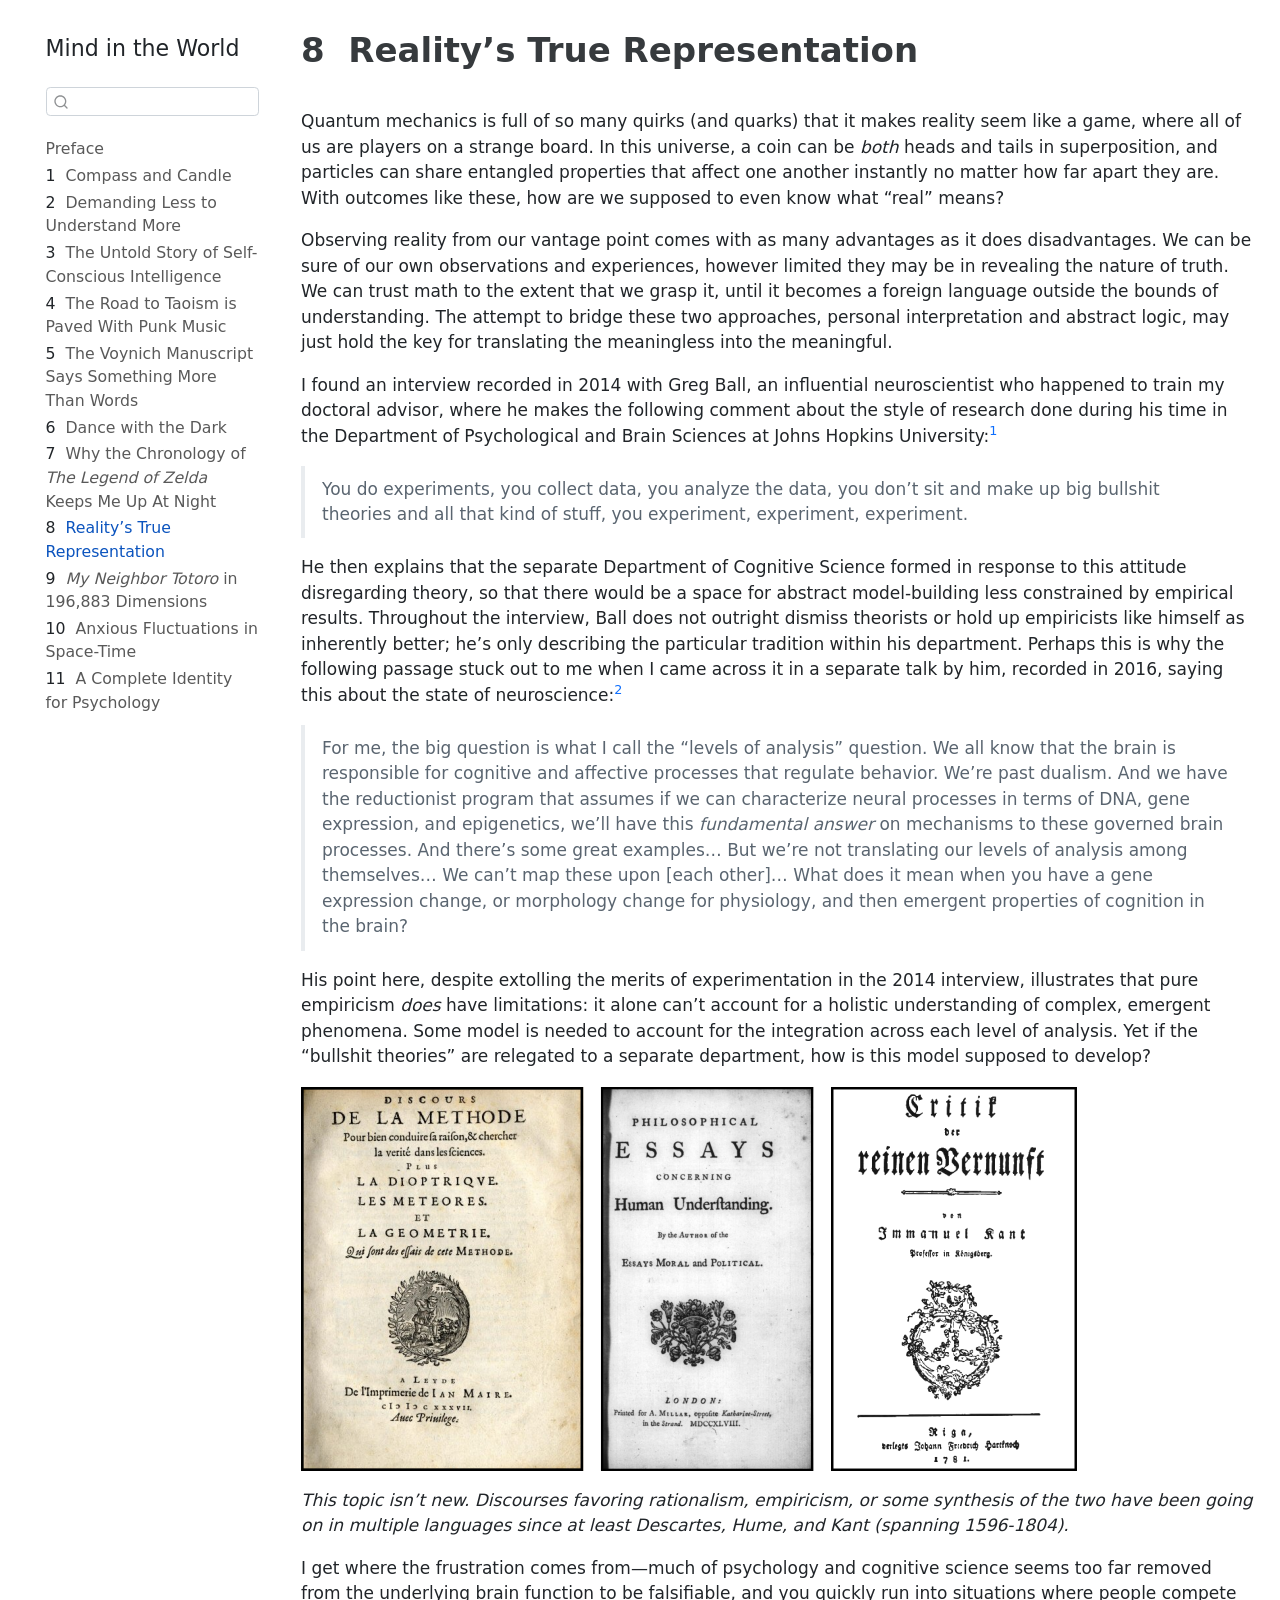
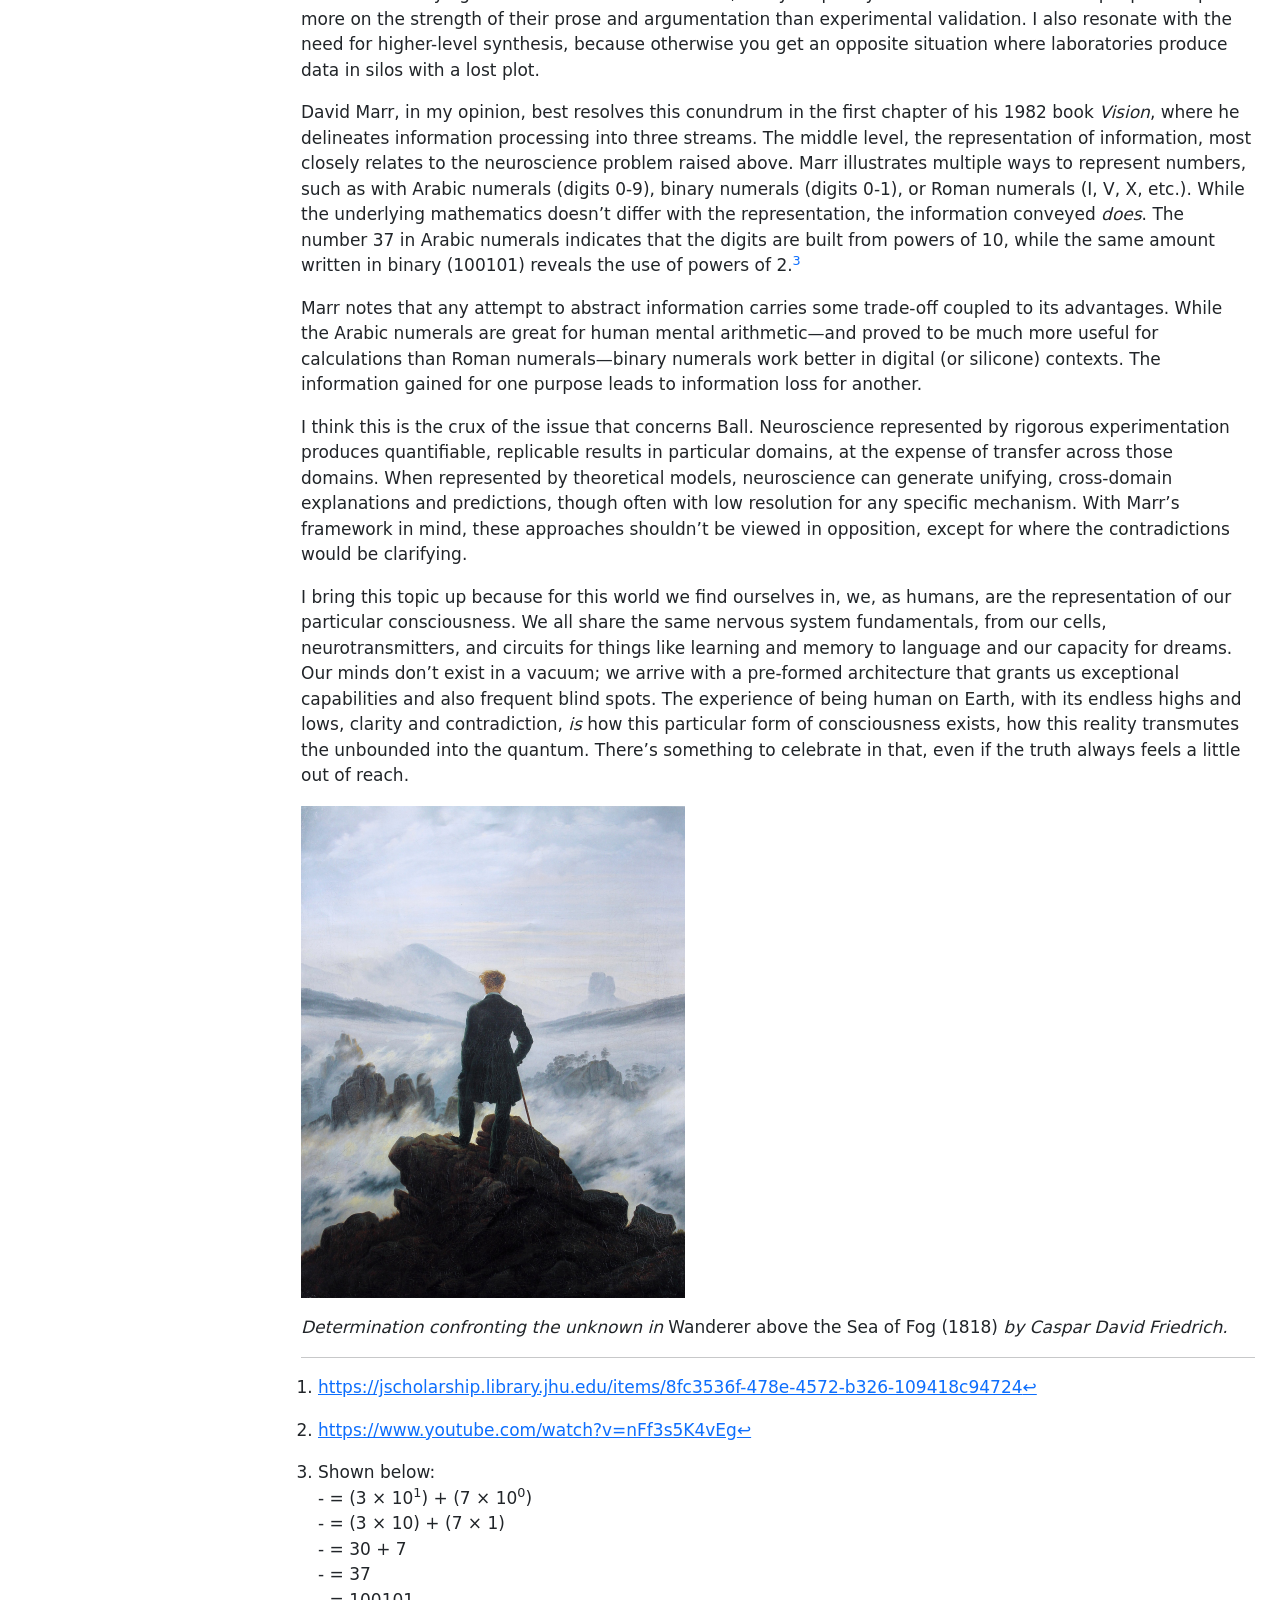
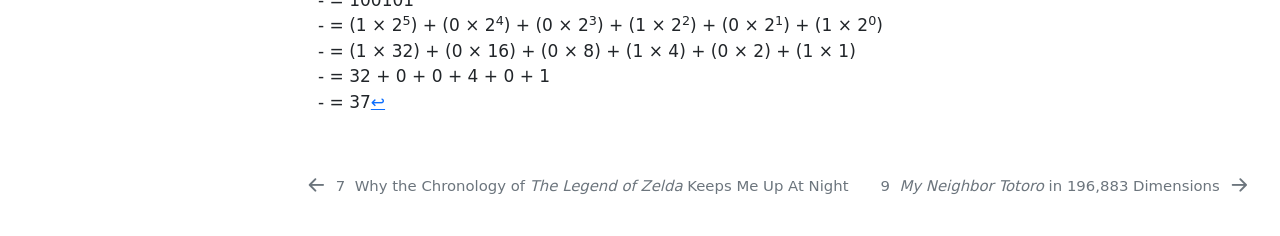
<file: docs/representation.html>
<!DOCTYPE html>
<html xmlns="http://www.w3.org/1999/xhtml" lang="en" xml:lang="en"><head>

<meta charset="utf-8">
<meta name="generator" content="quarto-1.3.450">

<meta name="viewport" content="width=device-width, initial-scale=1.0, user-scalable=yes">


<title>Mind in the World - 8&nbsp; Reality’s True Representation</title>
<style>
code{white-space: pre-wrap;}
span.smallcaps{font-variant: small-caps;}
div.columns{display: flex; gap: min(4vw, 1.5em);}
div.column{flex: auto; overflow-x: auto;}
div.hanging-indent{margin-left: 1.5em; text-indent: -1.5em;}
ul.task-list{list-style: none;}
ul.task-list li input[type="checkbox"] {
  width: 0.8em;
  margin: 0 0.8em 0.2em -1em; /* quarto-specific, see https://github.com/quarto-dev/quarto-cli/issues/4556 */ 
  vertical-align: middle;
}
</style>


<script src="site_libs/quarto-nav/quarto-nav.js"></script>
<script src="site_libs/quarto-nav/headroom.min.js"></script>
<script src="site_libs/clipboard/clipboard.min.js"></script>
<script src="site_libs/quarto-search/autocomplete.umd.js"></script>
<script src="site_libs/quarto-search/fuse.min.js"></script>
<script src="site_libs/quarto-search/quarto-search.js"></script>
<meta name="quarto:offset" content="./">
<link href="./monster.html" rel="next">
<link href="./zelda-timeline.html" rel="prev">
<script src="site_libs/quarto-html/quarto.js"></script>
<script src="site_libs/quarto-html/popper.min.js"></script>
<script src="site_libs/quarto-html/tippy.umd.min.js"></script>
<script src="site_libs/quarto-html/anchor.min.js"></script>
<link href="site_libs/quarto-html/tippy.css" rel="stylesheet">
<link href="site_libs/quarto-html/quarto-syntax-highlighting.css" rel="stylesheet" id="quarto-text-highlighting-styles">
<script src="site_libs/bootstrap/bootstrap.min.js"></script>
<link href="site_libs/bootstrap/bootstrap-icons.css" rel="stylesheet">
<link href="site_libs/bootstrap/bootstrap.min.css" rel="stylesheet" id="quarto-bootstrap" data-mode="light">
<script id="quarto-search-options" type="application/json">{
  "location": "sidebar",
  "copy-button": false,
  "collapse-after": 3,
  "panel-placement": "start",
  "type": "textbox",
  "limit": 20,
  "language": {
    "search-no-results-text": "No results",
    "search-matching-documents-text": "matching documents",
    "search-copy-link-title": "Copy link to search",
    "search-hide-matches-text": "Hide additional matches",
    "search-more-match-text": "more match in this document",
    "search-more-matches-text": "more matches in this document",
    "search-clear-button-title": "Clear",
    "search-detached-cancel-button-title": "Cancel",
    "search-submit-button-title": "Submit",
    "search-label": "Search"
  }
}</script>


<link rel="stylesheet" href="styles.css">
</head>

<body class="nav-sidebar floating">

<div id="quarto-search-results"></div>
  <header id="quarto-header" class="headroom fixed-top">
  <nav class="quarto-secondary-nav">
    <div class="container-fluid d-flex">
      <button type="button" class="quarto-btn-toggle btn" data-bs-toggle="collapse" data-bs-target="#quarto-sidebar,#quarto-sidebar-glass" aria-controls="quarto-sidebar" aria-expanded="false" aria-label="Toggle sidebar navigation" onclick="if (window.quartoToggleHeadroom) { window.quartoToggleHeadroom(); }">
        <i class="bi bi-layout-text-sidebar-reverse"></i>
      </button>
      <nav class="quarto-page-breadcrumbs" aria-label="breadcrumb"><ol class="breadcrumb"><li class="breadcrumb-item"><a href="./representation.html"><span class="chapter-number">8</span>&nbsp; <span class="chapter-title">Reality's True Representation</span></a></li></ol></nav>
      <a class="flex-grow-1" role="button" data-bs-toggle="collapse" data-bs-target="#quarto-sidebar,#quarto-sidebar-glass" aria-controls="quarto-sidebar" aria-expanded="false" aria-label="Toggle sidebar navigation" onclick="if (window.quartoToggleHeadroom) { window.quartoToggleHeadroom(); }">      
      </a>
      <button type="button" class="btn quarto-search-button" aria-label="" onclick="window.quartoOpenSearch();">
        <i class="bi bi-search"></i>
      </button>
    </div>
  </nav>
</header>
<!-- content -->
<div id="quarto-content" class="quarto-container page-columns page-rows-contents page-layout-full">
<!-- sidebar -->
  <nav id="quarto-sidebar" class="sidebar collapse collapse-horizontal sidebar-navigation floating overflow-auto">
    <div class="pt-lg-2 mt-2 text-left sidebar-header">
    <div class="sidebar-title mb-0 py-0">
      <a href="./">Mind in the World</a> 
    </div>
      </div>
        <div class="mt-2 flex-shrink-0 align-items-center">
        <div class="sidebar-search">
        <div id="quarto-search" class="" title="Search"></div>
        </div>
        </div>
    <div class="sidebar-menu-container"> 
    <ul class="list-unstyled mt-1">
        <li class="sidebar-item">
  <div class="sidebar-item-container"> 
  <a href="./index.html" class="sidebar-item-text sidebar-link">
 <span class="menu-text">Preface</span></a>
  </div>
</li>
        <li class="sidebar-item">
  <div class="sidebar-item-container"> 
  <a href="./compass-and-candle.html" class="sidebar-item-text sidebar-link">
 <span class="menu-text"><span class="chapter-number">1</span>&nbsp; <span class="chapter-title">Compass and Candle</span></span></a>
  </div>
</li>
        <li class="sidebar-item">
  <div class="sidebar-item-container"> 
  <a href="./self.html" class="sidebar-item-text sidebar-link">
 <span class="menu-text"><span class="chapter-number">2</span>&nbsp; <span class="chapter-title">Demanding Less to Understand More</span></span></a>
  </div>
</li>
        <li class="sidebar-item">
  <div class="sidebar-item-container"> 
  <a href="./movement.html" class="sidebar-item-text sidebar-link">
 <span class="menu-text"><span class="chapter-number">3</span>&nbsp; <span class="chapter-title">The Untold Story of Self-Conscious Intelligence</span></span></a>
  </div>
</li>
        <li class="sidebar-item">
  <div class="sidebar-item-container"> 
  <a href="./tao-punk.html" class="sidebar-item-text sidebar-link">
 <span class="menu-text"><span class="chapter-number">4</span>&nbsp; <span class="chapter-title">The Road to Taoism is Paved With Punk Music</span></span></a>
  </div>
</li>
        <li class="sidebar-item">
  <div class="sidebar-item-container"> 
  <a href="./vms.html" class="sidebar-item-text sidebar-link">
 <span class="menu-text"><span class="chapter-number">5</span>&nbsp; <span class="chapter-title">The Voynich Manuscript Says Something More Than Words</span></span></a>
  </div>
</li>
        <li class="sidebar-item">
  <div class="sidebar-item-container"> 
  <a href="./individuation.html" class="sidebar-item-text sidebar-link">
 <span class="menu-text"><span class="chapter-number">6</span>&nbsp; <span class="chapter-title">Dance with the Dark</span></span></a>
  </div>
</li>
        <li class="sidebar-item">
  <div class="sidebar-item-container"> 
  <a href="./zelda-timeline.html" class="sidebar-item-text sidebar-link">
 <span class="menu-text"><span class="chapter-number">7</span>&nbsp; <span class="chapter-title">Why the Chronology of <em>The Legend of Zelda</em> Keeps Me Up At Night</span></span></a>
  </div>
</li>
        <li class="sidebar-item">
  <div class="sidebar-item-container"> 
  <a href="./representation.html" class="sidebar-item-text sidebar-link active">
 <span class="menu-text"><span class="chapter-number">8</span>&nbsp; <span class="chapter-title">Reality’s True Representation</span></span></a>
  </div>
</li>
        <li class="sidebar-item">
  <div class="sidebar-item-container"> 
  <a href="./monster.html" class="sidebar-item-text sidebar-link">
 <span class="menu-text"><span class="chapter-number">9</span>&nbsp; <span class="chapter-title"><em>My Neighbor Totoro</em> in 196,883 Dimensions</span></span></a>
  </div>
</li>
        <li class="sidebar-item">
  <div class="sidebar-item-container"> 
  <a href="./anxiety.html" class="sidebar-item-text sidebar-link">
 <span class="menu-text"><span class="chapter-number">10</span>&nbsp; <span class="chapter-title">Anxious Fluctuations in Space-Time</span></span></a>
  </div>
</li>
        <li class="sidebar-item">
  <div class="sidebar-item-container"> 
  <a href="./psychology.html" class="sidebar-item-text sidebar-link">
 <span class="menu-text"><span class="chapter-number">11</span>&nbsp; <span class="chapter-title">A Complete Identity for Psychology</span></span></a>
  </div>
</li>
    </ul>
    </div>
</nav>
<div id="quarto-sidebar-glass" data-bs-toggle="collapse" data-bs-target="#quarto-sidebar,#quarto-sidebar-glass"></div>
<!-- margin-sidebar -->
    <div id="quarto-margin-sidebar" class="sidebar margin-sidebar zindex-bottom">
        
    </div>
<!-- main -->
<main class="content column-page-right" id="quarto-document-content">

<header id="title-block-header" class="quarto-title-block default">
<div class="quarto-title">
<h1 class="title"><span class="chapter-number">8</span>&nbsp; <span class="chapter-title">Reality’s True Representation</span></h1>
</div>



<div class="quarto-title-meta">

    
  
    
  </div>
  

</header>

<p>Quantum mechanics is full of so many quirks (and quarks) that it makes reality seem like a game, where all of us are players on a strange board. In this universe, a coin can be <em>both</em> heads and tails in superposition, and particles can share entangled properties that affect one another instantly no matter how far apart they are. With outcomes like these, how are we supposed to even know what “real” means?</p>
<p>Observing reality from our vantage point comes with as many advantages as it does disadvantages. We can be sure of our own observations and experiences, however limited they may be in revealing the nature of truth. We can trust math to the extent that we grasp it, until it becomes a foreign language outside the bounds of understanding. The attempt to bridge these two approaches, personal interpretation and abstract logic, may just hold the key for translating the meaningless into the meaningful.</p>
<p>I found an interview recorded in 2014 with Greg Ball, an influential neuroscientist who happened to train my doctoral advisor, where he makes the following comment about the style of research done during his time in the Department of Psychological and Brain Sciences at Johns Hopkins University:<a href="#fn1" class="footnote-ref" id="fnref1" role="doc-noteref"><sup>1</sup></a></p>
<blockquote class="blockquote">
<p>You do experiments, you collect data, you analyze the data, you don’t sit and make up big bullshit theories and all that kind of stuff, you experiment, experiment, experiment.</p>
</blockquote>
<p>He then explains that the separate Department of Cognitive Science formed in response to this attitude disregarding theory, so that there would be a space for abstract model-building less constrained by empirical results. Throughout the interview, Ball does not outright dismiss theorists or hold up empiricists like himself as inherently better; he’s only describing the particular tradition within his department. Perhaps this is why the following passage stuck out to me when I came across it in a separate talk by him, recorded in 2016, saying this about the state of neuroscience:<a href="#fn2" class="footnote-ref" id="fnref2" role="doc-noteref"><sup>2</sup></a></p>
<blockquote class="blockquote">
<p>For me, the big question is what I call the “levels of analysis” question. We all know that the brain is responsible for cognitive and affective processes that regulate behavior. We’re past dualism. And we have the reductionist program that assumes if we can characterize neural processes in terms of DNA, gene expression, and epigenetics, we’ll have this <em>fundamental answer</em> on mechanisms to these governed brain processes. And there’s some great examples… But we’re not translating our levels of analysis among themselves… We can’t map these upon [each other]… What does it mean when you have a gene expression change, or morphology change for physiology, and then emergent properties of cognition in the brain?</p>
</blockquote>
<p>His point here, despite extolling the merits of experimentation in the 2014 interview, illustrates that pure empiricism <em>does</em> have limitations: it alone can’t account for a holistic understanding of complex, emergent phenomena. Some model is needed to account for the integration across each level of analysis. Yet if the “bullshit theories” are relegated to a separate department, how is this model supposed to develop?</p>
<p><img src="files/empiricism.png" class="img-fluid"></p>
<p><em>This topic isn’t new. Discourses favoring rationalism, empiricism, or some synthesis of the two have been going on in multiple languages since at least Descartes, Hume, and Kant (spanning 1596-1804).</em></p>
<p>I get where the frustration comes from—much of psychology and cognitive science seems too far removed from the underlying brain function to be falsifiable, and you quickly run into situations where people compete more on the strength of their prose and argumentation than experimental validation. I also resonate with the need for higher-level synthesis, because otherwise you get an opposite situation where laboratories produce data in silos with a lost plot.</p>
<p>David Marr, in my opinion, best resolves this conundrum in the first chapter of his 1982 book <em>Vision</em>, where he delineates information processing into three streams. The middle level, the representation of information, most closely relates to the neuroscience problem raised above. Marr illustrates multiple ways to represent numbers, such as with Arabic numerals (digits 0-9), binary numerals (digits 0-1), or Roman numerals (I, V, X, etc.). While the underlying mathematics doesn’t differ with the representation, the information conveyed <em>does</em>. The number 37 in Arabic numerals indicates that the digits are built from powers of 10, while the same amount written in binary (100101) reveals the use of powers of 2.<a href="#fn3" class="footnote-ref" id="fnref3" role="doc-noteref"><sup>3</sup></a></p>
<p>Marr notes that any attempt to abstract information carries some trade-off coupled to its advantages. While the Arabic numerals are great for human mental arithmetic—and proved to be much more useful for calculations than Roman numerals—binary numerals work better in digital (or silicone) contexts. The information gained for one purpose leads to information loss for another.</p>
<p>I think this is the crux of the issue that concerns Ball. Neuroscience represented by rigorous experimentation produces quantifiable, replicable results in particular domains, at the expense of transfer across those domains. When represented by theoretical models, neuroscience can generate unifying, cross-domain explanations and predictions, though often with low resolution for any specific mechanism. With Marr’s framework in mind, these approaches shouldn’t be viewed in opposition, except for where the contradictions would be clarifying.</p>
<p>I bring this topic up because for this world we find ourselves in, we, as humans, are the representation of our particular consciousness. We all share the same nervous system fundamentals, from our cells, neurotransmitters, and circuits for things like learning and memory to language and our capacity for dreams. Our minds don’t exist in a vacuum; we arrive with a pre-formed architecture that grants us exceptional capabilities and also frequent blind spots. The experience of being human on Earth, with its endless highs and lows, clarity and contradiction, <em>is</em> how this particular form of consciousness exists, how this reality transmutes the unbounded into the quantum. There’s something to celebrate in that, even if the truth always feels a little out of reach.</p>
<p><img src="files/wanderer.png" class="img-fluid"></p>
<p><em>Determination confronting the unknown in</em> Wanderer above the Sea of Fog (1818) <em>by Caspar David Friedrich.</em></p>


<section id="footnotes" class="footnotes footnotes-end-of-document" role="doc-endnotes">
<hr>
<ol>
<li id="fn1"><p><a href="https://jscholarship.library.jhu.edu/items/8fc3536f-478e-4572-b326-109418c94724">https://jscholarship.library.jhu.edu/items/8fc3536f-478e-4572-b326-109418c94724</a><a href="#fnref1" class="footnote-back" role="doc-backlink">↩︎</a></p></li>
<li id="fn2"><p><a href="https://www.youtube.com/watch?v=nFf3s5K4vEg">https://www.youtube.com/watch?v=nFf3s5K4vEg</a><a href="#fnref2" class="footnote-back" role="doc-backlink">↩︎</a></p></li>
<li id="fn3"><p>Shown below:<br>
- = (3 × 10<sup>1</sup>) + (7 × 10<sup>0</sup>)<br>
- = (3 × 10) + (7 × 1)<br>
- = 30 + 7<br>
- = 37<br>
- = 100101<br>
- = (1 × 2<sup>5</sup>) + (0 × 2<sup>4</sup>) + (0 × 2<sup>3</sup>) + (1 × 2<sup>2</sup>) + (0 × 2<sup>1</sup>) + (1 × 2<sup>0</sup>)<br>
- = (1 × 32) + (0 × 16) + (0 × 8) + (1 × 4) + (0 × 2) + (1 × 1)<br>
- = 32 + 0 + 0 + 4 + 0 + 1<br>
- = 37<a href="#fnref3" class="footnote-back" role="doc-backlink">↩︎</a></p></li>
</ol>
</section>

</main> <!-- /main -->
<script id="quarto-html-after-body" type="application/javascript">
window.document.addEventListener("DOMContentLoaded", function (event) {
  const toggleBodyColorMode = (bsSheetEl) => {
    const mode = bsSheetEl.getAttribute("data-mode");
    const bodyEl = window.document.querySelector("body");
    if (mode === "dark") {
      bodyEl.classList.add("quarto-dark");
      bodyEl.classList.remove("quarto-light");
    } else {
      bodyEl.classList.add("quarto-light");
      bodyEl.classList.remove("quarto-dark");
    }
  }
  const toggleBodyColorPrimary = () => {
    const bsSheetEl = window.document.querySelector("link#quarto-bootstrap");
    if (bsSheetEl) {
      toggleBodyColorMode(bsSheetEl);
    }
  }
  toggleBodyColorPrimary();  
  const icon = "";
  const anchorJS = new window.AnchorJS();
  anchorJS.options = {
    placement: 'right',
    icon: icon
  };
  anchorJS.add('.anchored');
  const isCodeAnnotation = (el) => {
    for (const clz of el.classList) {
      if (clz.startsWith('code-annotation-')) {                     
        return true;
      }
    }
    return false;
  }
  const clipboard = new window.ClipboardJS('.code-copy-button', {
    text: function(trigger) {
      const codeEl = trigger.previousElementSibling.cloneNode(true);
      for (const childEl of codeEl.children) {
        if (isCodeAnnotation(childEl)) {
          childEl.remove();
        }
      }
      return codeEl.innerText;
    }
  });
  clipboard.on('success', function(e) {
    // button target
    const button = e.trigger;
    // don't keep focus
    button.blur();
    // flash "checked"
    button.classList.add('code-copy-button-checked');
    var currentTitle = button.getAttribute("title");
    button.setAttribute("title", "Copied!");
    let tooltip;
    if (window.bootstrap) {
      button.setAttribute("data-bs-toggle", "tooltip");
      button.setAttribute("data-bs-placement", "left");
      button.setAttribute("data-bs-title", "Copied!");
      tooltip = new bootstrap.Tooltip(button, 
        { trigger: "manual", 
          customClass: "code-copy-button-tooltip",
          offset: [0, -8]});
      tooltip.show();    
    }
    setTimeout(function() {
      if (tooltip) {
        tooltip.hide();
        button.removeAttribute("data-bs-title");
        button.removeAttribute("data-bs-toggle");
        button.removeAttribute("data-bs-placement");
      }
      button.setAttribute("title", currentTitle);
      button.classList.remove('code-copy-button-checked');
    }, 1000);
    // clear code selection
    e.clearSelection();
  });
  function tippyHover(el, contentFn) {
    const config = {
      allowHTML: true,
      content: contentFn,
      maxWidth: 500,
      delay: 100,
      arrow: false,
      appendTo: function(el) {
          return el.parentElement;
      },
      interactive: true,
      interactiveBorder: 10,
      theme: 'quarto',
      placement: 'bottom-start'
    };
    window.tippy(el, config); 
  }
  const noterefs = window.document.querySelectorAll('a[role="doc-noteref"]');
  for (var i=0; i<noterefs.length; i++) {
    const ref = noterefs[i];
    tippyHover(ref, function() {
      // use id or data attribute instead here
      let href = ref.getAttribute('data-footnote-href') || ref.getAttribute('href');
      try { href = new URL(href).hash; } catch {}
      const id = href.replace(/^#\/?/, "");
      const note = window.document.getElementById(id);
      return note.innerHTML;
    });
  }
      let selectedAnnoteEl;
      const selectorForAnnotation = ( cell, annotation) => {
        let cellAttr = 'data-code-cell="' + cell + '"';
        let lineAttr = 'data-code-annotation="' +  annotation + '"';
        const selector = 'span[' + cellAttr + '][' + lineAttr + ']';
        return selector;
      }
      const selectCodeLines = (annoteEl) => {
        const doc = window.document;
        const targetCell = annoteEl.getAttribute("data-target-cell");
        const targetAnnotation = annoteEl.getAttribute("data-target-annotation");
        const annoteSpan = window.document.querySelector(selectorForAnnotation(targetCell, targetAnnotation));
        const lines = annoteSpan.getAttribute("data-code-lines").split(",");
        const lineIds = lines.map((line) => {
          return targetCell + "-" + line;
        })
        let top = null;
        let height = null;
        let parent = null;
        if (lineIds.length > 0) {
            //compute the position of the single el (top and bottom and make a div)
            const el = window.document.getElementById(lineIds[0]);
            top = el.offsetTop;
            height = el.offsetHeight;
            parent = el.parentElement.parentElement;
          if (lineIds.length > 1) {
            const lastEl = window.document.getElementById(lineIds[lineIds.length - 1]);
            const bottom = lastEl.offsetTop + lastEl.offsetHeight;
            height = bottom - top;
          }
          if (top !== null && height !== null && parent !== null) {
            // cook up a div (if necessary) and position it 
            let div = window.document.getElementById("code-annotation-line-highlight");
            if (div === null) {
              div = window.document.createElement("div");
              div.setAttribute("id", "code-annotation-line-highlight");
              div.style.position = 'absolute';
              parent.appendChild(div);
            }
            div.style.top = top - 2 + "px";
            div.style.height = height + 4 + "px";
            let gutterDiv = window.document.getElementById("code-annotation-line-highlight-gutter");
            if (gutterDiv === null) {
              gutterDiv = window.document.createElement("div");
              gutterDiv.setAttribute("id", "code-annotation-line-highlight-gutter");
              gutterDiv.style.position = 'absolute';
              const codeCell = window.document.getElementById(targetCell);
              const gutter = codeCell.querySelector('.code-annotation-gutter');
              gutter.appendChild(gutterDiv);
            }
            gutterDiv.style.top = top - 2 + "px";
            gutterDiv.style.height = height + 4 + "px";
          }
          selectedAnnoteEl = annoteEl;
        }
      };
      const unselectCodeLines = () => {
        const elementsIds = ["code-annotation-line-highlight", "code-annotation-line-highlight-gutter"];
        elementsIds.forEach((elId) => {
          const div = window.document.getElementById(elId);
          if (div) {
            div.remove();
          }
        });
        selectedAnnoteEl = undefined;
      };
      // Attach click handler to the DT
      const annoteDls = window.document.querySelectorAll('dt[data-target-cell]');
      for (const annoteDlNode of annoteDls) {
        annoteDlNode.addEventListener('click', (event) => {
          const clickedEl = event.target;
          if (clickedEl !== selectedAnnoteEl) {
            unselectCodeLines();
            const activeEl = window.document.querySelector('dt[data-target-cell].code-annotation-active');
            if (activeEl) {
              activeEl.classList.remove('code-annotation-active');
            }
            selectCodeLines(clickedEl);
            clickedEl.classList.add('code-annotation-active');
          } else {
            // Unselect the line
            unselectCodeLines();
            clickedEl.classList.remove('code-annotation-active');
          }
        });
      }
  const findCites = (el) => {
    const parentEl = el.parentElement;
    if (parentEl) {
      const cites = parentEl.dataset.cites;
      if (cites) {
        return {
          el,
          cites: cites.split(' ')
        };
      } else {
        return findCites(el.parentElement)
      }
    } else {
      return undefined;
    }
  };
  var bibliorefs = window.document.querySelectorAll('a[role="doc-biblioref"]');
  for (var i=0; i<bibliorefs.length; i++) {
    const ref = bibliorefs[i];
    const citeInfo = findCites(ref);
    if (citeInfo) {
      tippyHover(citeInfo.el, function() {
        var popup = window.document.createElement('div');
        citeInfo.cites.forEach(function(cite) {
          var citeDiv = window.document.createElement('div');
          citeDiv.classList.add('hanging-indent');
          citeDiv.classList.add('csl-entry');
          var biblioDiv = window.document.getElementById('ref-' + cite);
          if (biblioDiv) {
            citeDiv.innerHTML = biblioDiv.innerHTML;
          }
          popup.appendChild(citeDiv);
        });
        return popup.innerHTML;
      });
    }
  }
});
</script>
<nav class="page-navigation column-page-right">
  <div class="nav-page nav-page-previous">
      <a href="./zelda-timeline.html" class="pagination-link">
        <i class="bi bi-arrow-left-short"></i> <span class="nav-page-text"><span class="chapter-number">7</span>&nbsp; <span class="chapter-title">Why the Chronology of <em>The Legend of Zelda</em> Keeps Me Up At Night</span></span>
      </a>          
  </div>
  <div class="nav-page nav-page-next">
      <a href="./monster.html" class="pagination-link">
        <span class="nav-page-text"><span class="chapter-number">9</span>&nbsp; <span class="chapter-title"><em>My Neighbor Totoro</em> in 196,883 Dimensions</span></span> <i class="bi bi-arrow-right-short"></i>
      </a>
  </div>
</nav>
</div> <!-- /content -->



</body></html>
</file>
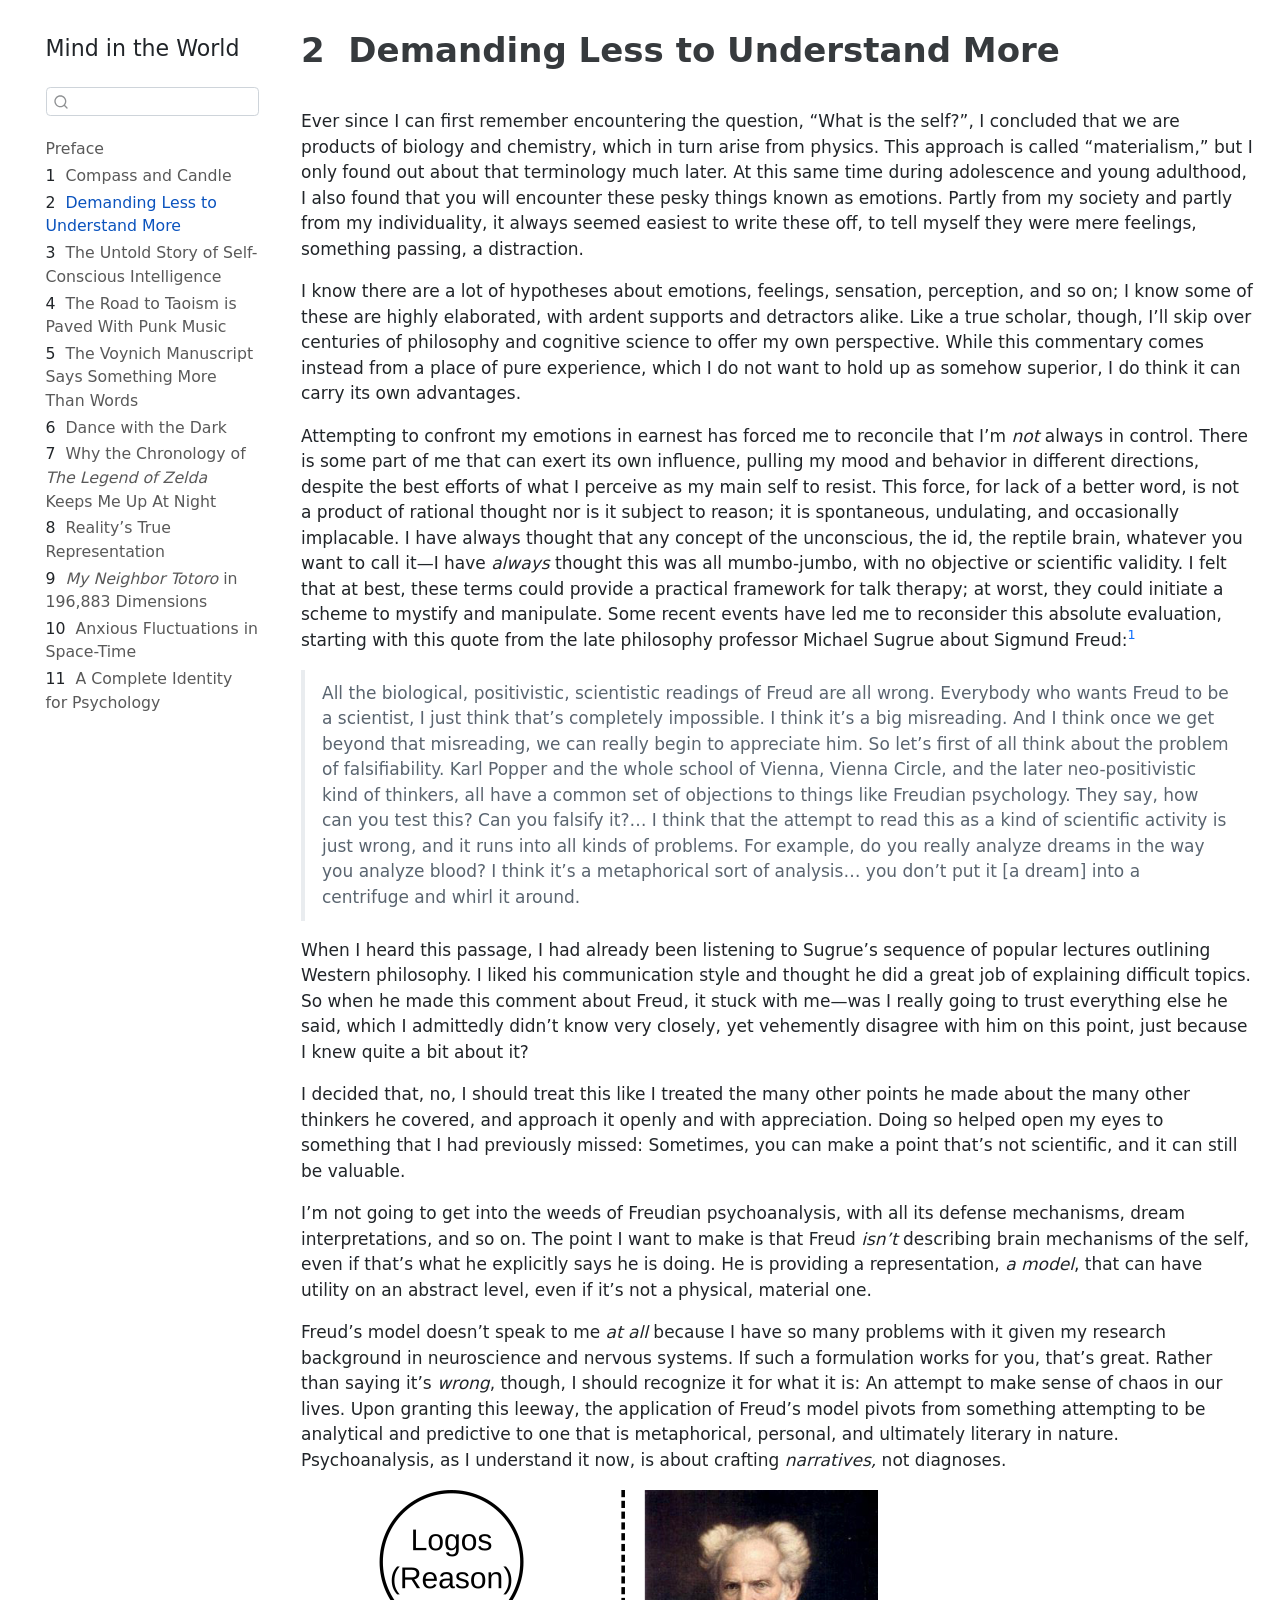
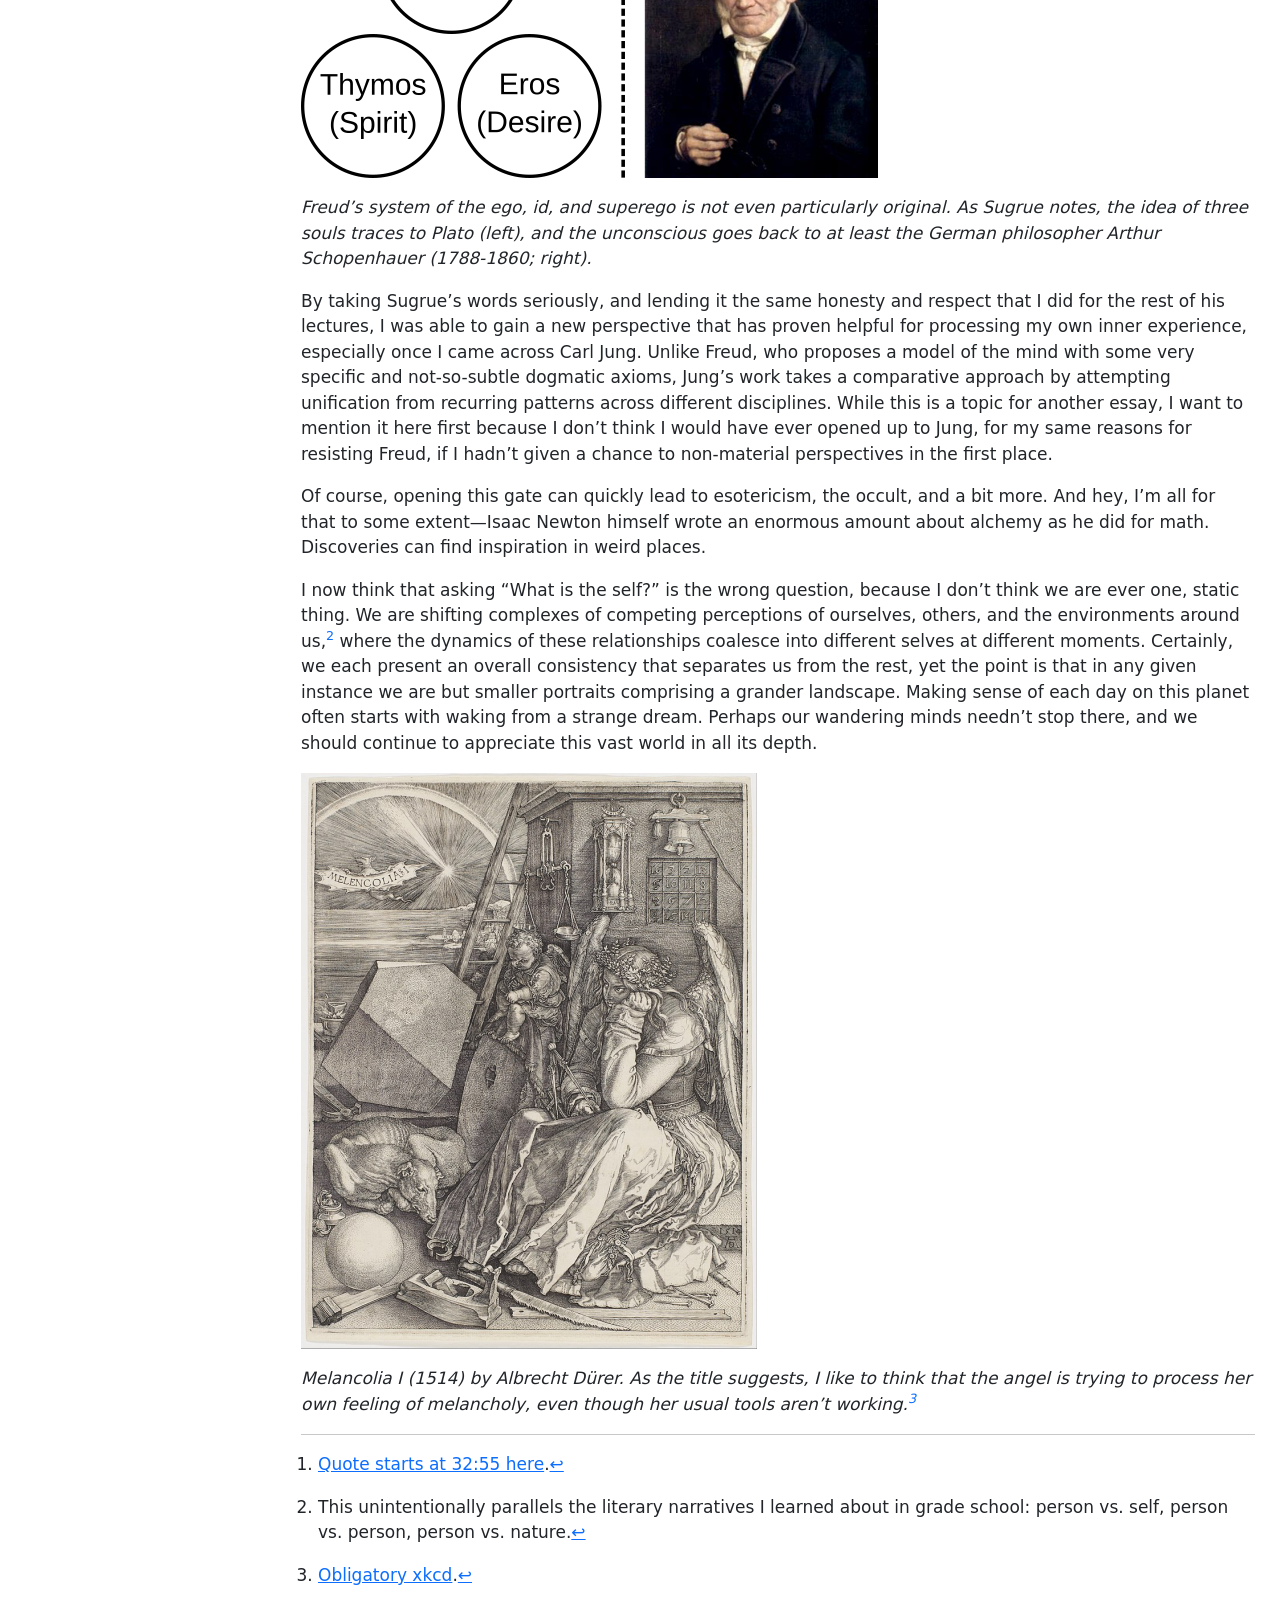
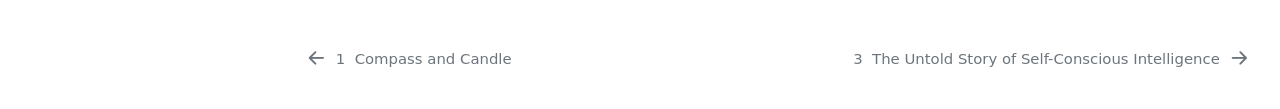
<file: docs/self.html>
<!DOCTYPE html>
<html xmlns="http://www.w3.org/1999/xhtml" lang="en" xml:lang="en"><head>

<meta charset="utf-8">
<meta name="generator" content="quarto-1.3.450">

<meta name="viewport" content="width=device-width, initial-scale=1.0, user-scalable=yes">


<title>Mind in the World - 2&nbsp; Demanding Less to Understand More</title>
<style>
code{white-space: pre-wrap;}
span.smallcaps{font-variant: small-caps;}
div.columns{display: flex; gap: min(4vw, 1.5em);}
div.column{flex: auto; overflow-x: auto;}
div.hanging-indent{margin-left: 1.5em; text-indent: -1.5em;}
ul.task-list{list-style: none;}
ul.task-list li input[type="checkbox"] {
  width: 0.8em;
  margin: 0 0.8em 0.2em -1em; /* quarto-specific, see https://github.com/quarto-dev/quarto-cli/issues/4556 */ 
  vertical-align: middle;
}
</style>


<script src="site_libs/quarto-nav/quarto-nav.js"></script>
<script src="site_libs/quarto-nav/headroom.min.js"></script>
<script src="site_libs/clipboard/clipboard.min.js"></script>
<script src="site_libs/quarto-search/autocomplete.umd.js"></script>
<script src="site_libs/quarto-search/fuse.min.js"></script>
<script src="site_libs/quarto-search/quarto-search.js"></script>
<meta name="quarto:offset" content="./">
<link href="./movement.html" rel="next">
<link href="./compass-and-candle.html" rel="prev">
<script src="site_libs/quarto-html/quarto.js"></script>
<script src="site_libs/quarto-html/popper.min.js"></script>
<script src="site_libs/quarto-html/tippy.umd.min.js"></script>
<script src="site_libs/quarto-html/anchor.min.js"></script>
<link href="site_libs/quarto-html/tippy.css" rel="stylesheet">
<link href="site_libs/quarto-html/quarto-syntax-highlighting.css" rel="stylesheet" id="quarto-text-highlighting-styles">
<script src="site_libs/bootstrap/bootstrap.min.js"></script>
<link href="site_libs/bootstrap/bootstrap-icons.css" rel="stylesheet">
<link href="site_libs/bootstrap/bootstrap.min.css" rel="stylesheet" id="quarto-bootstrap" data-mode="light">
<script id="quarto-search-options" type="application/json">{
  "location": "sidebar",
  "copy-button": false,
  "collapse-after": 3,
  "panel-placement": "start",
  "type": "textbox",
  "limit": 20,
  "language": {
    "search-no-results-text": "No results",
    "search-matching-documents-text": "matching documents",
    "search-copy-link-title": "Copy link to search",
    "search-hide-matches-text": "Hide additional matches",
    "search-more-match-text": "more match in this document",
    "search-more-matches-text": "more matches in this document",
    "search-clear-button-title": "Clear",
    "search-detached-cancel-button-title": "Cancel",
    "search-submit-button-title": "Submit",
    "search-label": "Search"
  }
}</script>


<link rel="stylesheet" href="styles.css">
</head>

<body class="nav-sidebar floating">

<div id="quarto-search-results"></div>
  <header id="quarto-header" class="headroom fixed-top">
  <nav class="quarto-secondary-nav">
    <div class="container-fluid d-flex">
      <button type="button" class="quarto-btn-toggle btn" data-bs-toggle="collapse" data-bs-target="#quarto-sidebar,#quarto-sidebar-glass" aria-controls="quarto-sidebar" aria-expanded="false" aria-label="Toggle sidebar navigation" onclick="if (window.quartoToggleHeadroom) { window.quartoToggleHeadroom(); }">
        <i class="bi bi-layout-text-sidebar-reverse"></i>
      </button>
      <nav class="quarto-page-breadcrumbs" aria-label="breadcrumb"><ol class="breadcrumb"><li class="breadcrumb-item"><a href="./self.html"><span class="chapter-number">2</span>&nbsp; <span class="chapter-title">Demanding Less to Understand More</span></a></li></ol></nav>
      <a class="flex-grow-1" role="button" data-bs-toggle="collapse" data-bs-target="#quarto-sidebar,#quarto-sidebar-glass" aria-controls="quarto-sidebar" aria-expanded="false" aria-label="Toggle sidebar navigation" onclick="if (window.quartoToggleHeadroom) { window.quartoToggleHeadroom(); }">      
      </a>
      <button type="button" class="btn quarto-search-button" aria-label="" onclick="window.quartoOpenSearch();">
        <i class="bi bi-search"></i>
      </button>
    </div>
  </nav>
</header>
<!-- content -->
<div id="quarto-content" class="quarto-container page-columns page-rows-contents page-layout-full">
<!-- sidebar -->
  <nav id="quarto-sidebar" class="sidebar collapse collapse-horizontal sidebar-navigation floating overflow-auto">
    <div class="pt-lg-2 mt-2 text-left sidebar-header">
    <div class="sidebar-title mb-0 py-0">
      <a href="./">Mind in the World</a> 
    </div>
      </div>
        <div class="mt-2 flex-shrink-0 align-items-center">
        <div class="sidebar-search">
        <div id="quarto-search" class="" title="Search"></div>
        </div>
        </div>
    <div class="sidebar-menu-container"> 
    <ul class="list-unstyled mt-1">
        <li class="sidebar-item">
  <div class="sidebar-item-container"> 
  <a href="./index.html" class="sidebar-item-text sidebar-link">
 <span class="menu-text">Preface</span></a>
  </div>
</li>
        <li class="sidebar-item">
  <div class="sidebar-item-container"> 
  <a href="./compass-and-candle.html" class="sidebar-item-text sidebar-link">
 <span class="menu-text"><span class="chapter-number">1</span>&nbsp; <span class="chapter-title">Compass and Candle</span></span></a>
  </div>
</li>
        <li class="sidebar-item">
  <div class="sidebar-item-container"> 
  <a href="./self.html" class="sidebar-item-text sidebar-link active">
 <span class="menu-text"><span class="chapter-number">2</span>&nbsp; <span class="chapter-title">Demanding Less to Understand More</span></span></a>
  </div>
</li>
        <li class="sidebar-item">
  <div class="sidebar-item-container"> 
  <a href="./movement.html" class="sidebar-item-text sidebar-link">
 <span class="menu-text"><span class="chapter-number">3</span>&nbsp; <span class="chapter-title">The Untold Story of Self-Conscious Intelligence</span></span></a>
  </div>
</li>
        <li class="sidebar-item">
  <div class="sidebar-item-container"> 
  <a href="./tao-punk.html" class="sidebar-item-text sidebar-link">
 <span class="menu-text"><span class="chapter-number">4</span>&nbsp; <span class="chapter-title">The Road to Taoism is Paved With Punk Music</span></span></a>
  </div>
</li>
        <li class="sidebar-item">
  <div class="sidebar-item-container"> 
  <a href="./vms.html" class="sidebar-item-text sidebar-link">
 <span class="menu-text"><span class="chapter-number">5</span>&nbsp; <span class="chapter-title">The Voynich Manuscript Says Something More Than Words</span></span></a>
  </div>
</li>
        <li class="sidebar-item">
  <div class="sidebar-item-container"> 
  <a href="./individuation.html" class="sidebar-item-text sidebar-link">
 <span class="menu-text"><span class="chapter-number">6</span>&nbsp; <span class="chapter-title">Dance with the Dark</span></span></a>
  </div>
</li>
        <li class="sidebar-item">
  <div class="sidebar-item-container"> 
  <a href="./zelda-timeline.html" class="sidebar-item-text sidebar-link">
 <span class="menu-text"><span class="chapter-number">7</span>&nbsp; <span class="chapter-title">Why the Chronology of <em>The Legend of Zelda</em> Keeps Me Up At Night</span></span></a>
  </div>
</li>
        <li class="sidebar-item">
  <div class="sidebar-item-container"> 
  <a href="./representation.html" class="sidebar-item-text sidebar-link">
 <span class="menu-text"><span class="chapter-number">8</span>&nbsp; <span class="chapter-title">Reality’s True Representation</span></span></a>
  </div>
</li>
        <li class="sidebar-item">
  <div class="sidebar-item-container"> 
  <a href="./monster.html" class="sidebar-item-text sidebar-link">
 <span class="menu-text"><span class="chapter-number">9</span>&nbsp; <span class="chapter-title"><em>My Neighbor Totoro</em> in 196,883 Dimensions</span></span></a>
  </div>
</li>
        <li class="sidebar-item">
  <div class="sidebar-item-container"> 
  <a href="./anxiety.html" class="sidebar-item-text sidebar-link">
 <span class="menu-text"><span class="chapter-number">10</span>&nbsp; <span class="chapter-title">Anxious Fluctuations in Space-Time</span></span></a>
  </div>
</li>
        <li class="sidebar-item">
  <div class="sidebar-item-container"> 
  <a href="./psychology.html" class="sidebar-item-text sidebar-link">
 <span class="menu-text"><span class="chapter-number">11</span>&nbsp; <span class="chapter-title">A Complete Identity for Psychology</span></span></a>
  </div>
</li>
    </ul>
    </div>
</nav>
<div id="quarto-sidebar-glass" data-bs-toggle="collapse" data-bs-target="#quarto-sidebar,#quarto-sidebar-glass"></div>
<!-- margin-sidebar -->
    <div id="quarto-margin-sidebar" class="sidebar margin-sidebar zindex-bottom">
        
    </div>
<!-- main -->
<main class="content column-page-right" id="quarto-document-content">

<header id="title-block-header" class="quarto-title-block default">
<div class="quarto-title">
<h1 class="title"><span class="chapter-number">2</span>&nbsp; <span class="chapter-title">Demanding Less to Understand More</span></h1>
</div>



<div class="quarto-title-meta">

    
  
    
  </div>
  

</header>

<p>Ever since I can first remember encountering the question, “What is the self?”, I concluded that we are products of biology and chemistry, which in turn arise from physics. This approach is called “materialism,” but I only found out about that terminology much later. At this same time during adolescence and young adulthood, I also found that you will encounter these pesky things known as emotions. Partly from my society and partly from my individuality, it always seemed easiest to write these off, to tell myself they were mere feelings, something passing, a distraction.</p>
<p>I know there are a lot of hypotheses about emotions, feelings, sensation, perception, and so on; I know some of these are highly elaborated, with ardent supports and detractors alike. Like a true scholar, though, I’ll skip over centuries of philosophy and cognitive science to offer my own perspective. While this commentary comes instead from a place of pure experience, which I do not want to hold up as somehow superior, I do think it can carry its own advantages.</p>
<p>Attempting to confront my emotions in earnest has forced me to reconcile that I’m <em>not</em> always in control. There is some part of me that can exert its own influence, pulling my mood and behavior in different directions, despite the best efforts of what I perceive as my main self to resist. This force, for lack of a better word, is not a product of rational thought nor is it subject to reason; it is spontaneous, undulating, and occasionally implacable. I have always thought that any concept of the unconscious, the id, the reptile brain, whatever you want to call it—I have <em>always</em> thought this was all mumbo-jumbo, with no objective or scientific validity. I felt that at best, these terms could provide a practical framework for talk therapy; at worst, they could initiate a scheme to mystify and manipulate. Some recent events have led me to reconsider this absolute evaluation, starting with this quote from the late philosophy professor Michael Sugrue about Sigmund Freud:<a href="#fn1" class="footnote-ref" id="fnref1" role="doc-noteref"><sup>1</sup></a></p>
<blockquote class="blockquote">
<p>All the biological, positivistic, scientistic readings of Freud are all wrong. Everybody who wants Freud to be a scientist, I just think that’s completely impossible. I think it’s a big misreading. And I think once we get beyond that misreading, we can really begin to appreciate him. So let’s first of all think about the problem of falsifiability. Karl Popper and the whole school of Vienna, Vienna Circle, and the later neo-positivistic kind of thinkers, all have a common set of objections to things like Freudian psychology. They say, how can you test this? Can you falsify it?… I think that the attempt to read this as a kind of scientific activity is just wrong, and it runs into all kinds of problems. For example, do you really analyze dreams in the way you analyze blood? I think it’s a metaphorical sort of analysis… you don’t put it [a dream] into a centrifuge and whirl it around.</p>
</blockquote>
<p>When I heard this passage, I had already been listening to Sugrue’s sequence of popular lectures outlining Western philosophy. I liked his communication style and thought he did a great job of explaining difficult topics. So when he made this comment about Freud, it stuck with me—was I really going to trust everything else he said, which I admittedly didn’t know very closely, yet vehemently disagree with him on this point, just because I knew quite a bit about it?</p>
<p>I decided that, no, I should treat this like I treated the many other points he made about the many other thinkers he covered, and approach it openly and with appreciation. Doing so helped open my eyes to something that I had previously missed: Sometimes, you can make a point that’s not scientific, and it can still be valuable.</p>
<p>I’m not going to get into the weeds of Freudian psychoanalysis, with all its defense mechanisms, dream interpretations, and so on. The point I want to make is that Freud <em>isn’t</em> describing brain mechanisms of the self, even if that’s what he explicitly says he is doing. He is providing a representation, <em>a model</em>, that can have utility on an abstract level, even if it’s not a physical, material one.</p>
<p>Freud’s model doesn’t speak to me <em>at all</em> because I have so many problems with it given my research background in neuroscience and nervous systems. If such a formulation works for you, that’s great. Rather than saying it’s <em>wrong</em>, though, I should recognize it for what it is: An attempt to make sense of chaos in our lives. Upon granting this leeway, the application of Freud’s model pivots from something attempting to be analytical and predictive to one that is metaphorical, personal, and ultimately literary in nature. Psychoanalysis, as I understand it now, is about crafting <em>narratives,</em> not diagnoses.</p>
<p><img src="files/freud.png" class="img-fluid"></p>
<p><em>Freud’s system of the ego, id, and superego is not even particularly original. As Sugrue notes, the idea of three souls traces to Plato (left), and the unconscious goes back to at least the German philosopher Arthur Schopenhauer (1788-1860; right).</em></p>
<p>By taking Sugrue’s words seriously, and lending it the same honesty and respect that I did for the rest of his lectures, I was able to gain a new perspective that has proven helpful for processing my own inner experience, especially once I came across Carl Jung. Unlike Freud, who proposes a model of the mind with some very specific and not-so-subtle dogmatic axioms, Jung’s work takes a comparative approach by attempting unification from recurring patterns across different disciplines. While this is a topic for another essay, I want to mention it here first because I don’t think I would have ever opened up to Jung, for my same reasons for resisting Freud, if I hadn’t given a chance to non-material perspectives in the first place.</p>
<p>Of course, opening this gate can quickly lead to esotericism, the occult, and a bit more. And hey, I’m all for that to some extent—Isaac Newton himself wrote an enormous amount about alchemy as he did for math. Discoveries can find inspiration in weird places.</p>
<p>I now think that asking “What is the self?” is the wrong question, because I don’t think we are ever one, static thing. We are shifting complexes of competing perceptions of ourselves, others, and the environments around us,<a href="#fn2" class="footnote-ref" id="fnref2" role="doc-noteref"><sup>2</sup></a> where the dynamics of these relationships coalesce into different selves at different moments. Certainly, we each present an overall consistency that separates us from the rest, yet the point is that in any given instance we are but smaller portraits comprising a grander landscape. Making sense of each day on this planet often starts with waking from a strange dream. Perhaps our wandering minds needn’t stop there, and we should continue to appreciate this vast world in all its depth.</p>
<p><img src="files/melancolia.png" class="img-fluid"></p>
<p><em>Melancolia I (1514) by Albrecht Dürer. As the title suggests, I like to think that the angel is trying to process her own feeling of melancholy, even though her usual tools aren’t working.<a href="#fn3" class="footnote-ref" id="fnref3" role="doc-noteref"><sup>3</sup></a></em></p>


<section id="footnotes" class="footnotes footnotes-end-of-document" role="doc-endnotes">
<hr>
<ol>
<li id="fn1"><p><a href="https://www.youtube.com/watch?v=OdzAQFmyxNo">Quote starts at 32:55 here</a>.<a href="#fnref1" class="footnote-back" role="doc-backlink">↩︎</a></p></li>
<li id="fn2"><p>This unintentionally parallels the literary narratives I learned about in grade school: person vs.&nbsp;self, person vs.&nbsp;person, person vs.&nbsp;nature.<a href="#fnref2" class="footnote-back" role="doc-backlink">↩︎</a></p></li>
<li id="fn3"><p><a href="https://xkcd.com/55/">Obligatory xkcd</a>.<a href="#fnref3" class="footnote-back" role="doc-backlink">↩︎</a></p></li>
</ol>
</section>

</main> <!-- /main -->
<script id="quarto-html-after-body" type="application/javascript">
window.document.addEventListener("DOMContentLoaded", function (event) {
  const toggleBodyColorMode = (bsSheetEl) => {
    const mode = bsSheetEl.getAttribute("data-mode");
    const bodyEl = window.document.querySelector("body");
    if (mode === "dark") {
      bodyEl.classList.add("quarto-dark");
      bodyEl.classList.remove("quarto-light");
    } else {
      bodyEl.classList.add("quarto-light");
      bodyEl.classList.remove("quarto-dark");
    }
  }
  const toggleBodyColorPrimary = () => {
    const bsSheetEl = window.document.querySelector("link#quarto-bootstrap");
    if (bsSheetEl) {
      toggleBodyColorMode(bsSheetEl);
    }
  }
  toggleBodyColorPrimary();  
  const icon = "";
  const anchorJS = new window.AnchorJS();
  anchorJS.options = {
    placement: 'right',
    icon: icon
  };
  anchorJS.add('.anchored');
  const isCodeAnnotation = (el) => {
    for (const clz of el.classList) {
      if (clz.startsWith('code-annotation-')) {                     
        return true;
      }
    }
    return false;
  }
  const clipboard = new window.ClipboardJS('.code-copy-button', {
    text: function(trigger) {
      const codeEl = trigger.previousElementSibling.cloneNode(true);
      for (const childEl of codeEl.children) {
        if (isCodeAnnotation(childEl)) {
          childEl.remove();
        }
      }
      return codeEl.innerText;
    }
  });
  clipboard.on('success', function(e) {
    // button target
    const button = e.trigger;
    // don't keep focus
    button.blur();
    // flash "checked"
    button.classList.add('code-copy-button-checked');
    var currentTitle = button.getAttribute("title");
    button.setAttribute("title", "Copied!");
    let tooltip;
    if (window.bootstrap) {
      button.setAttribute("data-bs-toggle", "tooltip");
      button.setAttribute("data-bs-placement", "left");
      button.setAttribute("data-bs-title", "Copied!");
      tooltip = new bootstrap.Tooltip(button, 
        { trigger: "manual", 
          customClass: "code-copy-button-tooltip",
          offset: [0, -8]});
      tooltip.show();    
    }
    setTimeout(function() {
      if (tooltip) {
        tooltip.hide();
        button.removeAttribute("data-bs-title");
        button.removeAttribute("data-bs-toggle");
        button.removeAttribute("data-bs-placement");
      }
      button.setAttribute("title", currentTitle);
      button.classList.remove('code-copy-button-checked');
    }, 1000);
    // clear code selection
    e.clearSelection();
  });
  function tippyHover(el, contentFn) {
    const config = {
      allowHTML: true,
      content: contentFn,
      maxWidth: 500,
      delay: 100,
      arrow: false,
      appendTo: function(el) {
          return el.parentElement;
      },
      interactive: true,
      interactiveBorder: 10,
      theme: 'quarto',
      placement: 'bottom-start'
    };
    window.tippy(el, config); 
  }
  const noterefs = window.document.querySelectorAll('a[role="doc-noteref"]');
  for (var i=0; i<noterefs.length; i++) {
    const ref = noterefs[i];
    tippyHover(ref, function() {
      // use id or data attribute instead here
      let href = ref.getAttribute('data-footnote-href') || ref.getAttribute('href');
      try { href = new URL(href).hash; } catch {}
      const id = href.replace(/^#\/?/, "");
      const note = window.document.getElementById(id);
      return note.innerHTML;
    });
  }
      let selectedAnnoteEl;
      const selectorForAnnotation = ( cell, annotation) => {
        let cellAttr = 'data-code-cell="' + cell + '"';
        let lineAttr = 'data-code-annotation="' +  annotation + '"';
        const selector = 'span[' + cellAttr + '][' + lineAttr + ']';
        return selector;
      }
      const selectCodeLines = (annoteEl) => {
        const doc = window.document;
        const targetCell = annoteEl.getAttribute("data-target-cell");
        const targetAnnotation = annoteEl.getAttribute("data-target-annotation");
        const annoteSpan = window.document.querySelector(selectorForAnnotation(targetCell, targetAnnotation));
        const lines = annoteSpan.getAttribute("data-code-lines").split(",");
        const lineIds = lines.map((line) => {
          return targetCell + "-" + line;
        })
        let top = null;
        let height = null;
        let parent = null;
        if (lineIds.length > 0) {
            //compute the position of the single el (top and bottom and make a div)
            const el = window.document.getElementById(lineIds[0]);
            top = el.offsetTop;
            height = el.offsetHeight;
            parent = el.parentElement.parentElement;
          if (lineIds.length > 1) {
            const lastEl = window.document.getElementById(lineIds[lineIds.length - 1]);
            const bottom = lastEl.offsetTop + lastEl.offsetHeight;
            height = bottom - top;
          }
          if (top !== null && height !== null && parent !== null) {
            // cook up a div (if necessary) and position it 
            let div = window.document.getElementById("code-annotation-line-highlight");
            if (div === null) {
              div = window.document.createElement("div");
              div.setAttribute("id", "code-annotation-line-highlight");
              div.style.position = 'absolute';
              parent.appendChild(div);
            }
            div.style.top = top - 2 + "px";
            div.style.height = height + 4 + "px";
            let gutterDiv = window.document.getElementById("code-annotation-line-highlight-gutter");
            if (gutterDiv === null) {
              gutterDiv = window.document.createElement("div");
              gutterDiv.setAttribute("id", "code-annotation-line-highlight-gutter");
              gutterDiv.style.position = 'absolute';
              const codeCell = window.document.getElementById(targetCell);
              const gutter = codeCell.querySelector('.code-annotation-gutter');
              gutter.appendChild(gutterDiv);
            }
            gutterDiv.style.top = top - 2 + "px";
            gutterDiv.style.height = height + 4 + "px";
          }
          selectedAnnoteEl = annoteEl;
        }
      };
      const unselectCodeLines = () => {
        const elementsIds = ["code-annotation-line-highlight", "code-annotation-line-highlight-gutter"];
        elementsIds.forEach((elId) => {
          const div = window.document.getElementById(elId);
          if (div) {
            div.remove();
          }
        });
        selectedAnnoteEl = undefined;
      };
      // Attach click handler to the DT
      const annoteDls = window.document.querySelectorAll('dt[data-target-cell]');
      for (const annoteDlNode of annoteDls) {
        annoteDlNode.addEventListener('click', (event) => {
          const clickedEl = event.target;
          if (clickedEl !== selectedAnnoteEl) {
            unselectCodeLines();
            const activeEl = window.document.querySelector('dt[data-target-cell].code-annotation-active');
            if (activeEl) {
              activeEl.classList.remove('code-annotation-active');
            }
            selectCodeLines(clickedEl);
            clickedEl.classList.add('code-annotation-active');
          } else {
            // Unselect the line
            unselectCodeLines();
            clickedEl.classList.remove('code-annotation-active');
          }
        });
      }
  const findCites = (el) => {
    const parentEl = el.parentElement;
    if (parentEl) {
      const cites = parentEl.dataset.cites;
      if (cites) {
        return {
          el,
          cites: cites.split(' ')
        };
      } else {
        return findCites(el.parentElement)
      }
    } else {
      return undefined;
    }
  };
  var bibliorefs = window.document.querySelectorAll('a[role="doc-biblioref"]');
  for (var i=0; i<bibliorefs.length; i++) {
    const ref = bibliorefs[i];
    const citeInfo = findCites(ref);
    if (citeInfo) {
      tippyHover(citeInfo.el, function() {
        var popup = window.document.createElement('div');
        citeInfo.cites.forEach(function(cite) {
          var citeDiv = window.document.createElement('div');
          citeDiv.classList.add('hanging-indent');
          citeDiv.classList.add('csl-entry');
          var biblioDiv = window.document.getElementById('ref-' + cite);
          if (biblioDiv) {
            citeDiv.innerHTML = biblioDiv.innerHTML;
          }
          popup.appendChild(citeDiv);
        });
        return popup.innerHTML;
      });
    }
  }
});
</script>
<nav class="page-navigation column-page-right">
  <div class="nav-page nav-page-previous">
      <a href="./compass-and-candle.html" class="pagination-link">
        <i class="bi bi-arrow-left-short"></i> <span class="nav-page-text"><span class="chapter-number">1</span>&nbsp; <span class="chapter-title">Compass and Candle</span></span>
      </a>          
  </div>
  <div class="nav-page nav-page-next">
      <a href="./movement.html" class="pagination-link">
        <span class="nav-page-text"><span class="chapter-number">3</span>&nbsp; <span class="chapter-title">The Untold Story of Self-Conscious Intelligence</span></span> <i class="bi bi-arrow-right-short"></i>
      </a>
  </div>
</nav>
</div> <!-- /content -->



</body></html>
</file>
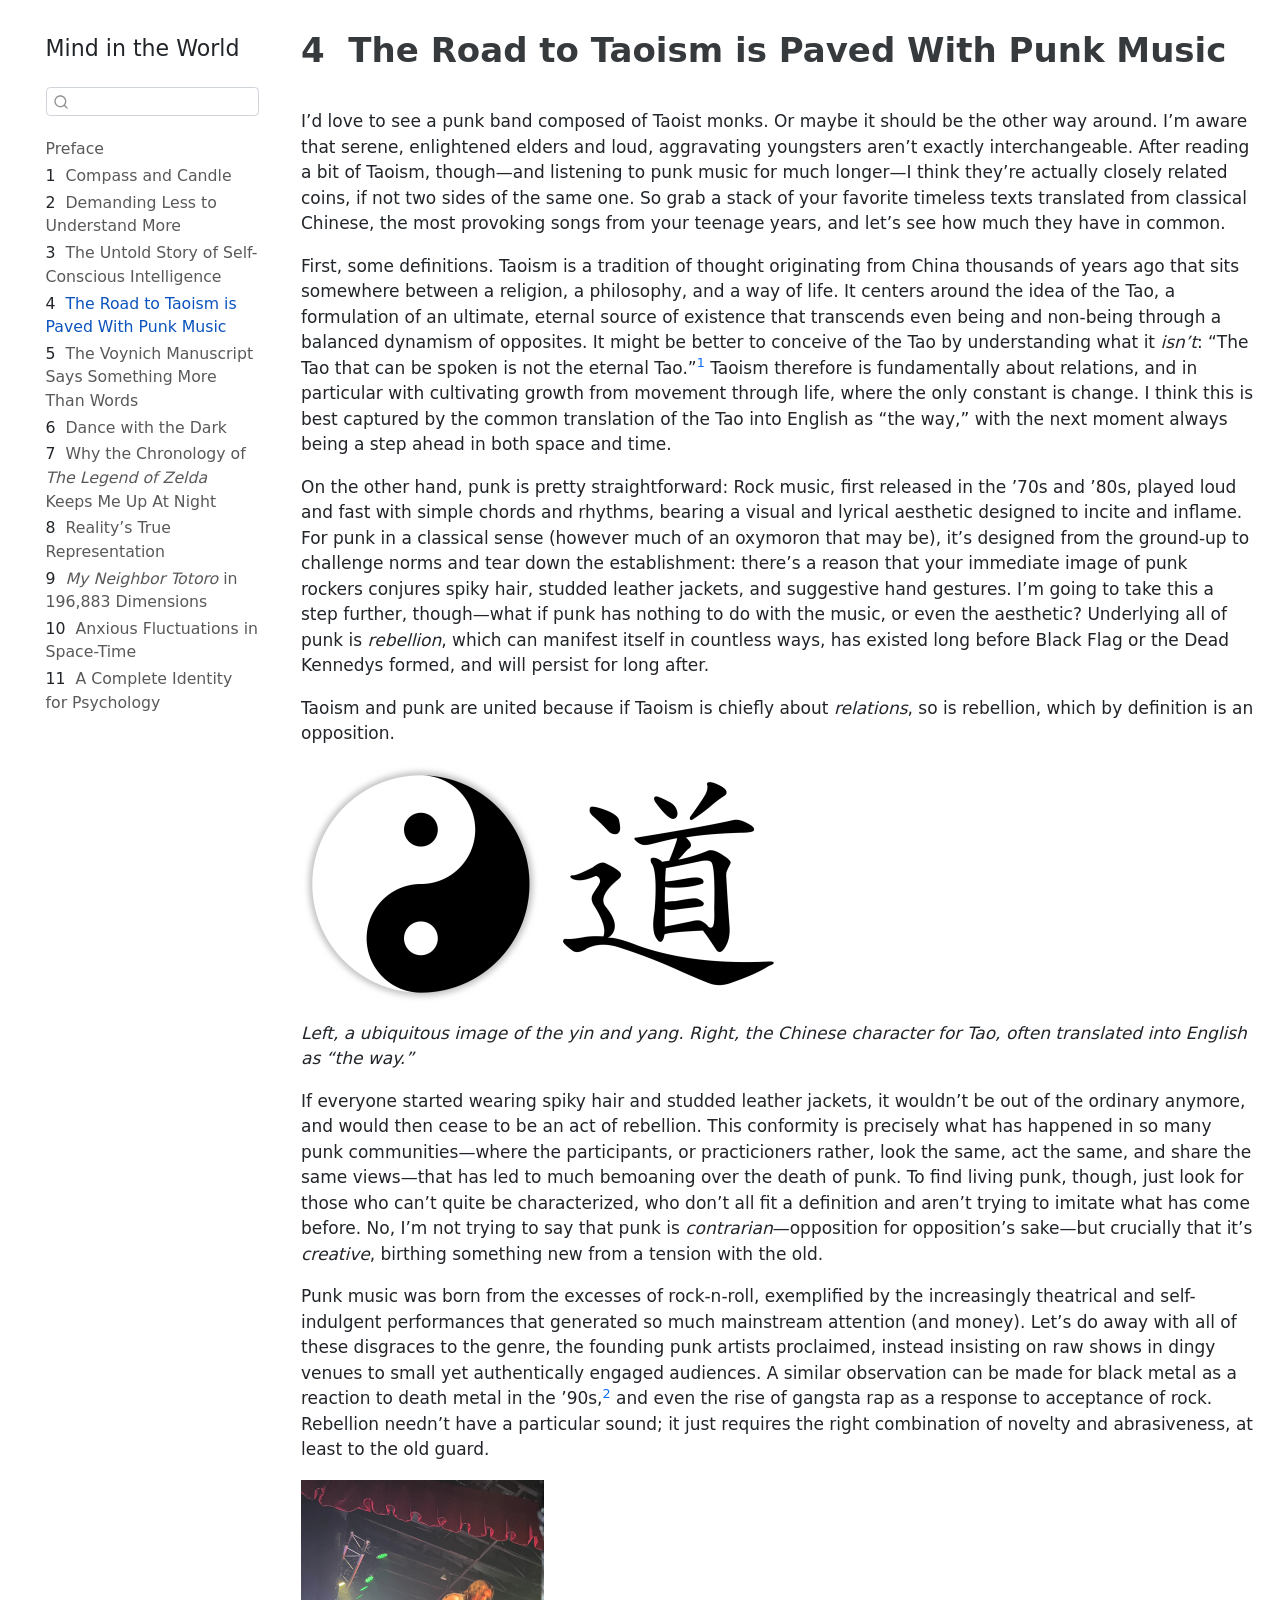
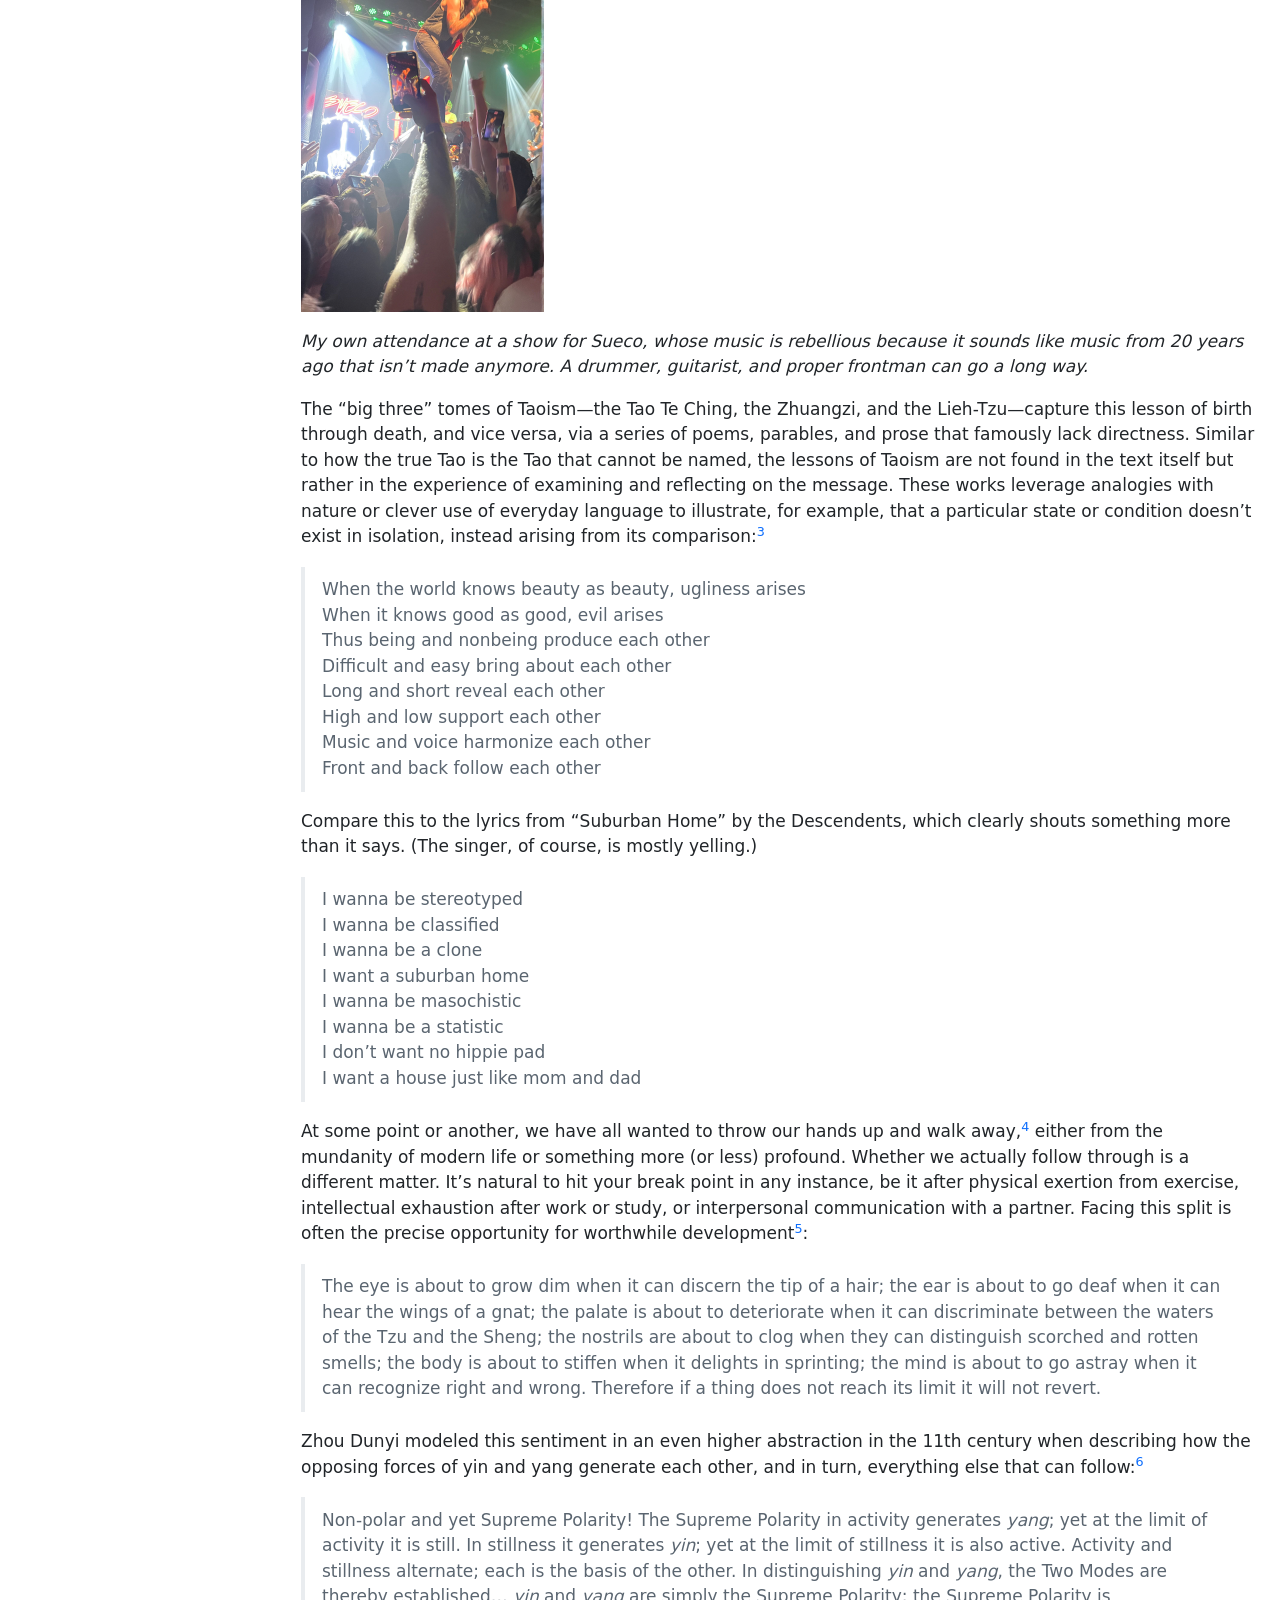
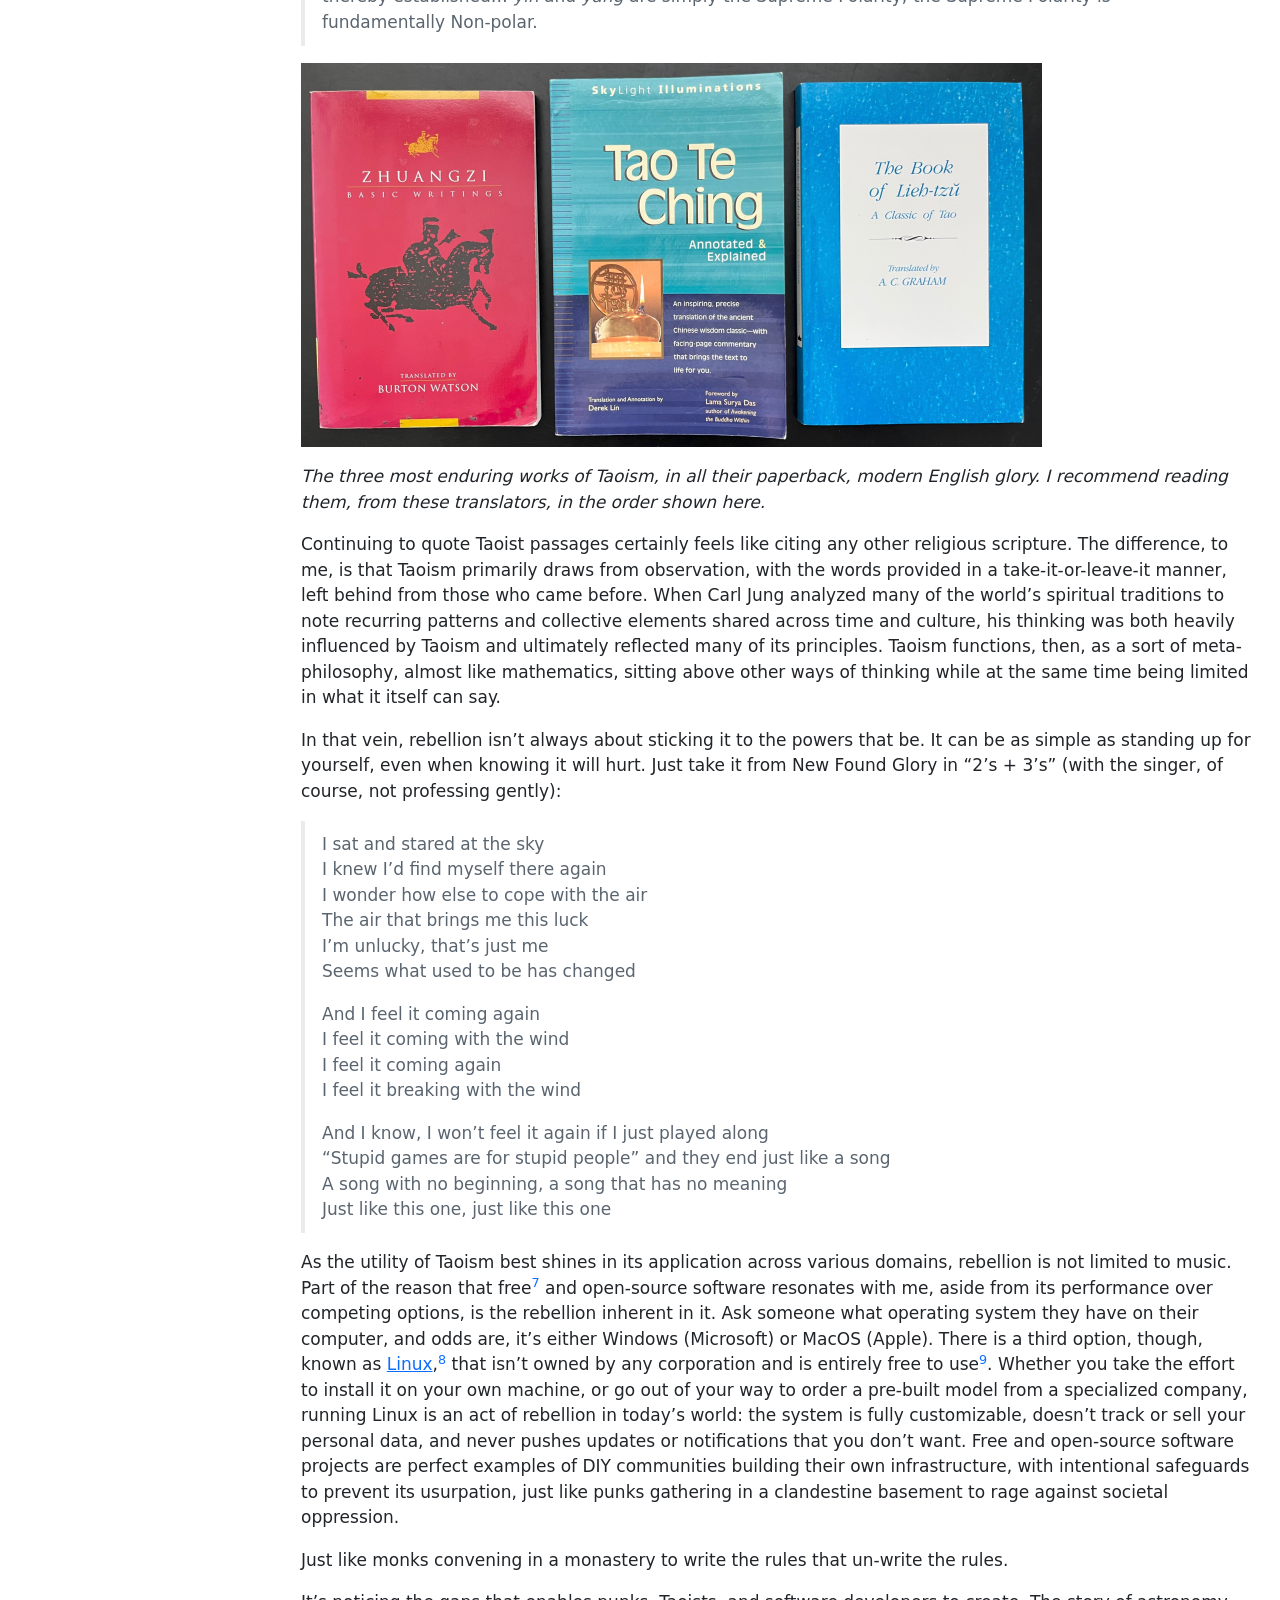
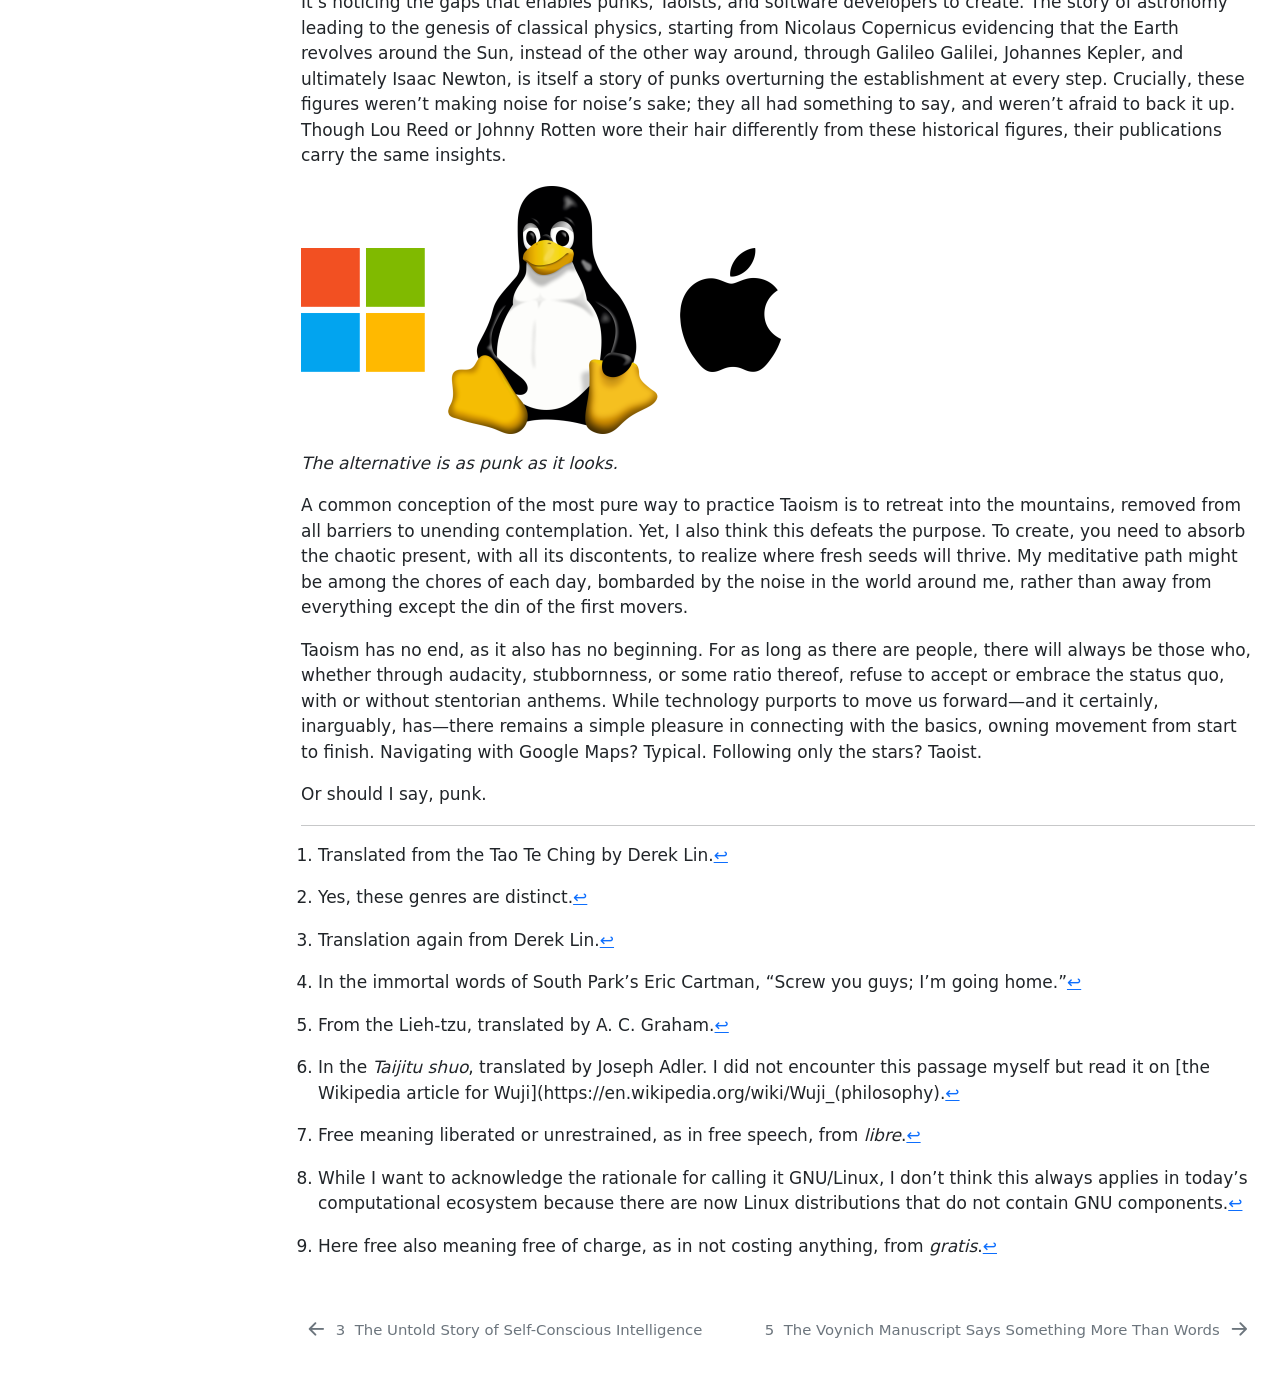
<file: docs/tao-punk.html>
<!DOCTYPE html>
<html xmlns="http://www.w3.org/1999/xhtml" lang="en" xml:lang="en"><head>

<meta charset="utf-8">
<meta name="generator" content="quarto-1.3.450">

<meta name="viewport" content="width=device-width, initial-scale=1.0, user-scalable=yes">


<title>Mind in the World - 4&nbsp; The Road to Taoism is Paved With Punk Music</title>
<style>
code{white-space: pre-wrap;}
span.smallcaps{font-variant: small-caps;}
div.columns{display: flex; gap: min(4vw, 1.5em);}
div.column{flex: auto; overflow-x: auto;}
div.hanging-indent{margin-left: 1.5em; text-indent: -1.5em;}
ul.task-list{list-style: none;}
ul.task-list li input[type="checkbox"] {
  width: 0.8em;
  margin: 0 0.8em 0.2em -1em; /* quarto-specific, see https://github.com/quarto-dev/quarto-cli/issues/4556 */ 
  vertical-align: middle;
}
</style>


<script src="site_libs/quarto-nav/quarto-nav.js"></script>
<script src="site_libs/quarto-nav/headroom.min.js"></script>
<script src="site_libs/clipboard/clipboard.min.js"></script>
<script src="site_libs/quarto-search/autocomplete.umd.js"></script>
<script src="site_libs/quarto-search/fuse.min.js"></script>
<script src="site_libs/quarto-search/quarto-search.js"></script>
<meta name="quarto:offset" content="./">
<link href="./vms.html" rel="next">
<link href="./movement.html" rel="prev">
<script src="site_libs/quarto-html/quarto.js"></script>
<script src="site_libs/quarto-html/popper.min.js"></script>
<script src="site_libs/quarto-html/tippy.umd.min.js"></script>
<script src="site_libs/quarto-html/anchor.min.js"></script>
<link href="site_libs/quarto-html/tippy.css" rel="stylesheet">
<link href="site_libs/quarto-html/quarto-syntax-highlighting.css" rel="stylesheet" id="quarto-text-highlighting-styles">
<script src="site_libs/bootstrap/bootstrap.min.js"></script>
<link href="site_libs/bootstrap/bootstrap-icons.css" rel="stylesheet">
<link href="site_libs/bootstrap/bootstrap.min.css" rel="stylesheet" id="quarto-bootstrap" data-mode="light">
<script id="quarto-search-options" type="application/json">{
  "location": "sidebar",
  "copy-button": false,
  "collapse-after": 3,
  "panel-placement": "start",
  "type": "textbox",
  "limit": 20,
  "language": {
    "search-no-results-text": "No results",
    "search-matching-documents-text": "matching documents",
    "search-copy-link-title": "Copy link to search",
    "search-hide-matches-text": "Hide additional matches",
    "search-more-match-text": "more match in this document",
    "search-more-matches-text": "more matches in this document",
    "search-clear-button-title": "Clear",
    "search-detached-cancel-button-title": "Cancel",
    "search-submit-button-title": "Submit",
    "search-label": "Search"
  }
}</script>


<link rel="stylesheet" href="styles.css">
</head>

<body class="nav-sidebar floating">

<div id="quarto-search-results"></div>
  <header id="quarto-header" class="headroom fixed-top">
  <nav class="quarto-secondary-nav">
    <div class="container-fluid d-flex">
      <button type="button" class="quarto-btn-toggle btn" data-bs-toggle="collapse" data-bs-target="#quarto-sidebar,#quarto-sidebar-glass" aria-controls="quarto-sidebar" aria-expanded="false" aria-label="Toggle sidebar navigation" onclick="if (window.quartoToggleHeadroom) { window.quartoToggleHeadroom(); }">
        <i class="bi bi-layout-text-sidebar-reverse"></i>
      </button>
      <nav class="quarto-page-breadcrumbs" aria-label="breadcrumb"><ol class="breadcrumb"><li class="breadcrumb-item"><a href="./tao-punk.html"><span class="chapter-number">4</span>&nbsp; <span class="chapter-title">The Road to Taoism is Paved With Punk Music</span></a></li></ol></nav>
      <a class="flex-grow-1" role="button" data-bs-toggle="collapse" data-bs-target="#quarto-sidebar,#quarto-sidebar-glass" aria-controls="quarto-sidebar" aria-expanded="false" aria-label="Toggle sidebar navigation" onclick="if (window.quartoToggleHeadroom) { window.quartoToggleHeadroom(); }">      
      </a>
      <button type="button" class="btn quarto-search-button" aria-label="" onclick="window.quartoOpenSearch();">
        <i class="bi bi-search"></i>
      </button>
    </div>
  </nav>
</header>
<!-- content -->
<div id="quarto-content" class="quarto-container page-columns page-rows-contents page-layout-full">
<!-- sidebar -->
  <nav id="quarto-sidebar" class="sidebar collapse collapse-horizontal sidebar-navigation floating overflow-auto">
    <div class="pt-lg-2 mt-2 text-left sidebar-header">
    <div class="sidebar-title mb-0 py-0">
      <a href="./">Mind in the World</a> 
    </div>
      </div>
        <div class="mt-2 flex-shrink-0 align-items-center">
        <div class="sidebar-search">
        <div id="quarto-search" class="" title="Search"></div>
        </div>
        </div>
    <div class="sidebar-menu-container"> 
    <ul class="list-unstyled mt-1">
        <li class="sidebar-item">
  <div class="sidebar-item-container"> 
  <a href="./index.html" class="sidebar-item-text sidebar-link">
 <span class="menu-text">Preface</span></a>
  </div>
</li>
        <li class="sidebar-item">
  <div class="sidebar-item-container"> 
  <a href="./compass-and-candle.html" class="sidebar-item-text sidebar-link">
 <span class="menu-text"><span class="chapter-number">1</span>&nbsp; <span class="chapter-title">Compass and Candle</span></span></a>
  </div>
</li>
        <li class="sidebar-item">
  <div class="sidebar-item-container"> 
  <a href="./self.html" class="sidebar-item-text sidebar-link">
 <span class="menu-text"><span class="chapter-number">2</span>&nbsp; <span class="chapter-title">Demanding Less to Understand More</span></span></a>
  </div>
</li>
        <li class="sidebar-item">
  <div class="sidebar-item-container"> 
  <a href="./movement.html" class="sidebar-item-text sidebar-link">
 <span class="menu-text"><span class="chapter-number">3</span>&nbsp; <span class="chapter-title">The Untold Story of Self-Conscious Intelligence</span></span></a>
  </div>
</li>
        <li class="sidebar-item">
  <div class="sidebar-item-container"> 
  <a href="./tao-punk.html" class="sidebar-item-text sidebar-link active">
 <span class="menu-text"><span class="chapter-number">4</span>&nbsp; <span class="chapter-title">The Road to Taoism is Paved With Punk Music</span></span></a>
  </div>
</li>
        <li class="sidebar-item">
  <div class="sidebar-item-container"> 
  <a href="./vms.html" class="sidebar-item-text sidebar-link">
 <span class="menu-text"><span class="chapter-number">5</span>&nbsp; <span class="chapter-title">The Voynich Manuscript Says Something More Than Words</span></span></a>
  </div>
</li>
        <li class="sidebar-item">
  <div class="sidebar-item-container"> 
  <a href="./individuation.html" class="sidebar-item-text sidebar-link">
 <span class="menu-text"><span class="chapter-number">6</span>&nbsp; <span class="chapter-title">Dance with the Dark</span></span></a>
  </div>
</li>
        <li class="sidebar-item">
  <div class="sidebar-item-container"> 
  <a href="./zelda-timeline.html" class="sidebar-item-text sidebar-link">
 <span class="menu-text"><span class="chapter-number">7</span>&nbsp; <span class="chapter-title">Why the Chronology of <em>The Legend of Zelda</em> Keeps Me Up At Night</span></span></a>
  </div>
</li>
        <li class="sidebar-item">
  <div class="sidebar-item-container"> 
  <a href="./representation.html" class="sidebar-item-text sidebar-link">
 <span class="menu-text"><span class="chapter-number">8</span>&nbsp; <span class="chapter-title">Reality’s True Representation</span></span></a>
  </div>
</li>
        <li class="sidebar-item">
  <div class="sidebar-item-container"> 
  <a href="./monster.html" class="sidebar-item-text sidebar-link">
 <span class="menu-text"><span class="chapter-number">9</span>&nbsp; <span class="chapter-title"><em>My Neighbor Totoro</em> in 196,883 Dimensions</span></span></a>
  </div>
</li>
        <li class="sidebar-item">
  <div class="sidebar-item-container"> 
  <a href="./anxiety.html" class="sidebar-item-text sidebar-link">
 <span class="menu-text"><span class="chapter-number">10</span>&nbsp; <span class="chapter-title">Anxious Fluctuations in Space-Time</span></span></a>
  </div>
</li>
        <li class="sidebar-item">
  <div class="sidebar-item-container"> 
  <a href="./psychology.html" class="sidebar-item-text sidebar-link">
 <span class="menu-text"><span class="chapter-number">11</span>&nbsp; <span class="chapter-title">A Complete Identity for Psychology</span></span></a>
  </div>
</li>
    </ul>
    </div>
</nav>
<div id="quarto-sidebar-glass" data-bs-toggle="collapse" data-bs-target="#quarto-sidebar,#quarto-sidebar-glass"></div>
<!-- margin-sidebar -->
    <div id="quarto-margin-sidebar" class="sidebar margin-sidebar zindex-bottom">
        
    </div>
<!-- main -->
<main class="content column-page-right" id="quarto-document-content">

<header id="title-block-header" class="quarto-title-block default">
<div class="quarto-title">
<h1 class="title"><span class="chapter-number">4</span>&nbsp; <span class="chapter-title">The Road to Taoism is Paved With Punk Music</span></h1>
</div>



<div class="quarto-title-meta">

    
  
    
  </div>
  

</header>

<p>I’d love to see a punk band composed of Taoist monks. Or maybe it should be the other way around. I’m aware that serene, enlightened elders and loud, aggravating youngsters aren’t exactly interchangeable. After reading a bit of Taoism, though—and listening to punk music for much longer—I think they’re actually closely related coins, if not two sides of the same one. So grab a stack of your favorite timeless texts translated from classical Chinese, the most provoking songs from your teenage years, and let’s see how much they have in common.</p>
<p>First, some definitions. Taoism is a tradition of thought originating from China thousands of years ago that sits somewhere between a religion, a philosophy, and a way of life. It centers around the idea of the Tao, a formulation of an ultimate, eternal source of existence that transcends even being and non-being through a balanced dynamism of opposites. It might be better to conceive of the Tao by understanding what it <em>isn’t</em>: “The Tao that can be spoken is not the eternal Tao.”<a href="#fn1" class="footnote-ref" id="fnref1" role="doc-noteref"><sup>1</sup></a> Taoism therefore is fundamentally about relations, and in particular with cultivating growth from movement through life, where the only constant is change. I think this is best captured by the common translation of the Tao into English as “the way,” with the next moment always being a step ahead in both space and time.</p>
<p>On the other hand, punk is pretty straightforward: Rock music, first released in the ’70s and ’80s, played loud and fast with simple chords and rhythms, bearing a visual and lyrical aesthetic designed to incite and inflame. For punk in a classical sense (however much of an oxymoron that may be), it’s designed from the ground-up to challenge norms and tear down the establishment: there’s a reason that your immediate image of punk rockers conjures spiky hair, studded leather jackets, and suggestive hand gestures. I’m going to take this a step further, though—what if punk has nothing to do with the music, or even the aesthetic? Underlying all of punk is <em>rebellion</em>, which can manifest itself in countless ways, has existed long before Black Flag or the Dead Kennedys formed, and will persist for long after.</p>
<p>Taoism and punk are united because if Taoism is chiefly about <em>relations</em>, so is rebellion, which by definition is an opposition.</p>
<p><img src="files/taoism-symbols.png" class="img-fluid"></p>
<p><em>Left, a ubiquitous image of the yin and yang. Right, the Chinese character for Tao, often translated into English as “the way.”</em></p>
<p>If everyone started wearing spiky hair and studded leather jackets, it wouldn’t be out of the ordinary anymore, and would then cease to be an act of rebellion. This conformity is precisely what has happened in so many punk communities—where the participants, or practicioners rather, look the same, act the same, and share the same views—that has led to much bemoaning over the death of punk. To find living punk, though, just look for those who can’t quite be characterized, who don’t all fit a definition and aren’t trying to imitate what has come before. No, I’m not trying to say that punk is <em>contrarian</em>—opposition for opposition’s sake—but crucially that it’s <em>creative</em>, birthing something new from a tension with the old.</p>
<p>Punk music was born from the excesses of rock-n-roll, exemplified by the increasingly theatrical and self-indulgent performances that generated so much mainstream attention (and money). Let’s do away with all of these disgraces to the genre, the founding punk artists proclaimed, instead insisting on raw shows in dingy venues to small yet authentically engaged audiences. A similar observation can be made for black metal as a reaction to death metal in the ’90s,<a href="#fn2" class="footnote-ref" id="fnref2" role="doc-noteref"><sup>2</sup></a> and even the rise of gangsta rap as a response to acceptance of rock. Rebellion needn’t have a particular sound; it just requires the right combination of novelty and abrasiveness, at least to the old guard.</p>
<p><img src="files/sueco.png" class="img-fluid"></p>
<p><em>My own attendance at a show for Sueco, whose music is rebellious because it sounds like music from 20 years ago that isn’t made anymore. A drummer, guitarist, and proper frontman can go a long way.</em></p>
<p>The “big three” tomes of Taoism—the Tao Te Ching, the Zhuangzi, and the Lieh-Tzu—capture this lesson of birth through death, and vice versa, via a series of poems, parables, and prose that famously lack directness. Similar to how the true Tao is the Tao that cannot be named, the lessons of Taoism are not found in the text itself but rather in the experience of examining and reflecting on the message. These works leverage analogies with nature or clever use of everyday language to illustrate, for example, that a particular state or condition doesn’t exist in isolation, instead arising from its comparison:<a href="#fn3" class="footnote-ref" id="fnref3" role="doc-noteref"><sup>3</sup></a></p>
<blockquote class="blockquote">
<p>When the world knows beauty as beauty, ugliness arises<br>
When it knows good as good, evil arises<br>
Thus being and nonbeing produce each other<br>
Difficult and easy bring about each other<br>
Long and short reveal each other<br>
High and low support each other<br>
Music and voice harmonize each other<br>
Front and back follow each other</p>
</blockquote>
<p>Compare this to the lyrics from “Suburban Home” by the Descendents, which clearly shouts something more than it says. (The singer, of course, is mostly yelling.)</p>
<blockquote class="blockquote">
<p>I wanna be stereotyped<br>
I wanna be classified<br>
I wanna be a clone<br>
I want a suburban home<br>
I wanna be masochistic<br>
I wanna be a statistic<br>
I don’t want no hippie pad<br>
I want a house just like mom and dad</p>
</blockquote>
<p>At some point or another, we have all wanted to throw our hands up and walk away,<a href="#fn4" class="footnote-ref" id="fnref4" role="doc-noteref"><sup>4</sup></a> either from the mundanity of modern life or something more (or less) profound. Whether we actually follow through is a different matter. It’s natural to hit your break point in any instance, be it after physical exertion from exercise, intellectual exhaustion after work or study, or interpersonal communication with a partner. Facing this split is often the precise opportunity for worthwhile development<a href="#fn5" class="footnote-ref" id="fnref5" role="doc-noteref"><sup>5</sup></a>:</p>
<blockquote class="blockquote">
<p>The eye is about to grow dim when it can discern the tip of a hair; the ear is about to go deaf when it can hear the wings of a gnat; the palate is about to deteriorate when it can discriminate between the waters of the Tzu and the Sheng; the nostrils are about to clog when they can distinguish scorched and rotten smells; the body is about to stiffen when it delights in sprinting; the mind is about to go astray when it can recognize right and wrong. Therefore if a thing does not reach its limit it will not revert.</p>
</blockquote>
<p>Zhou Dunyi modeled this sentiment in an even higher abstraction in the 11th century when describing how the opposing forces of yin and yang generate each other, and in turn, everything else that can follow:<a href="#fn6" class="footnote-ref" id="fnref6" role="doc-noteref"><sup>6</sup></a></p>
<blockquote class="blockquote">
<p>Non-polar and yet Supreme Polarity! The Supreme Polarity in activity generates <em>yang</em>; yet at the limit of activity it is still. In stillness it generates <em>yin</em>; yet at the limit of stillness it is also active. Activity and stillness alternate; each is the basis of the other. In distinguishing <em>yin</em> and <em>yang</em>, the Two Modes are thereby established… <em>yin</em> and <em>yang</em> are simply the Supreme Polarity; the Supreme Polarity is fundamentally Non-polar.</p>
</blockquote>
<p><img src="files/taoism-books.png" class="img-fluid"></p>
<p><em>The three most enduring works of Taoism, in all their paperback, modern English glory. I recommend reading them, from these translators, in the order shown here.</em></p>
<p>Continuing to quote Taoist passages certainly feels like citing any other religious scripture. The difference, to me, is that Taoism primarily draws from observation, with the words provided in a take-it-or-leave-it manner, left behind from those who came before. When Carl Jung analyzed many of the world’s spiritual traditions to note recurring patterns and collective elements shared across time and culture, his thinking was both heavily influenced by Taoism and ultimately reflected many of its principles. Taoism functions, then, as a sort of meta-philosophy, almost like mathematics, sitting above other ways of thinking while at the same time being limited in what it itself can say.</p>
<p>In that vein, rebellion isn’t always about sticking it to the powers that be. It can be as simple as standing up for yourself, even when knowing it will hurt. Just take it from New Found Glory in “2’s + 3’s” (with the singer, of course, not professing gently):</p>
<blockquote class="blockquote">
<p>I sat and stared at the sky<br>
I knew I’d find myself there again<br>
I wonder how else to cope with the air<br>
The air that brings me this luck<br>
I’m unlucky, that’s just me<br>
Seems what used to be has changed</p>
<p>And I feel it coming again<br>
I feel it coming with the wind<br>
I feel it coming again<br>
I feel it breaking with the wind</p>
<p>And I know, I won’t feel it again if I just played along<br>
“Stupid games are for stupid people” and they end just like a song<br>
A song with no beginning, a song that has no meaning<br>
Just like this one, just like this one</p>
</blockquote>
<p>As the utility of Taoism best shines in its application across various domains, rebellion is not limited to music. Part of the reason that free<a href="#fn7" class="footnote-ref" id="fnref7" role="doc-noteref"><sup>7</sup></a> and open-source software resonates with me, aside from its performance over competing options, is the rebellion inherent in it. Ask someone what operating system they have on their computer, and odds are, it’s either Windows (Microsoft) or MacOS (Apple). There is a third option, though, known as <a href="https://linuxjourney.com/">Linux</a>,<a href="#fn8" class="footnote-ref" id="fnref8" role="doc-noteref"><sup>8</sup></a> that isn’t owned by any corporation and is entirely free to use<a href="#fn9" class="footnote-ref" id="fnref9" role="doc-noteref"><sup>9</sup></a>. Whether you take the effort to install it on your own machine, or go out of your way to order a pre-built model from a specialized company, running Linux is an act of rebellion in today’s world: the system is fully customizable, doesn’t track or sell your personal data, and never pushes updates or notifications that you don’t want. Free and open-source software projects are perfect examples of DIY communities building their own infrastructure, with intentional safeguards to prevent its usurpation, just like punks gathering in a clandestine basement to rage against societal oppression.</p>
<p>Just like monks convening in a monastery to write the rules that un-write the rules.</p>
<p>It’s noticing the gaps that enables punks, Taoists, and software developers to create. The story of astronomy leading to the genesis of classical physics, starting from Nicolaus Copernicus evidencing that the Earth revolves around the Sun, instead of the other way around, through Galileo Galilei, Johannes Kepler, and ultimately Isaac Newton, is itself a story of punks overturning the establishment at every step. Crucially, these figures weren’t making noise for noise’s sake; they all had something to say, and weren’t afraid to back it up. Though Lou Reed or Johnny Rotten wore their hair differently from these historical figures, their publications carry the same insights.</p>
<p><img src="files/linux.png" class="img-fluid"></p>
<p><em>The alternative is as punk as it looks.</em></p>
<p>A common conception of the most pure way to practice Taoism is to retreat into the mountains, removed from all barriers to unending contemplation. Yet, I also think this defeats the purpose. To create, you need to absorb the chaotic present, with all its discontents, to realize where fresh seeds will thrive. My meditative path might be among the chores of each day, bombarded by the noise in the world around me, rather than away from everything except the din of the first movers.</p>
<p>Taoism has no end, as it also has no beginning. For as long as there are people, there will always be those who, whether through audacity, stubbornness, or some ratio thereof, refuse to accept or embrace the status quo, with or without stentorian anthems. While technology purports to move us forward—and it certainly, inarguably, has—there remains a simple pleasure in connecting with the basics, owning movement from start to finish. Navigating with Google Maps? Typical. Following only the stars? Taoist.</p>
<p>Or should I say, punk.</p>


<section id="footnotes" class="footnotes footnotes-end-of-document" role="doc-endnotes">
<hr>
<ol>
<li id="fn1"><p>Translated from the Tao Te Ching by Derek Lin.<a href="#fnref1" class="footnote-back" role="doc-backlink">↩︎</a></p></li>
<li id="fn2"><p>Yes, these genres are distinct.<a href="#fnref2" class="footnote-back" role="doc-backlink">↩︎</a></p></li>
<li id="fn3"><p>Translation again from Derek Lin.<a href="#fnref3" class="footnote-back" role="doc-backlink">↩︎</a></p></li>
<li id="fn4"><p>In the immortal words of South Park’s Eric Cartman, “Screw you guys; I’m going home.”<a href="#fnref4" class="footnote-back" role="doc-backlink">↩︎</a></p></li>
<li id="fn5"><p>From the Lieh-tzu, translated by A. C. Graham.<a href="#fnref5" class="footnote-back" role="doc-backlink">↩︎</a></p></li>
<li id="fn6"><p>In the <em>Taijitu shuo</em>, translated by Joseph Adler. I did not encounter this passage myself but read it on [the Wikipedia article for Wuji](https://en.wikipedia.org/wiki/Wuji_(philosophy).<a href="#fnref6" class="footnote-back" role="doc-backlink">↩︎</a></p></li>
<li id="fn7"><p>Free meaning liberated or unrestrained, as in free speech, from <em>libre</em>.<a href="#fnref7" class="footnote-back" role="doc-backlink">↩︎</a></p></li>
<li id="fn8"><p>While I want to acknowledge the rationale for calling it GNU/Linux, I don’t think this always applies in today’s computational ecosystem because there are now Linux distributions that do not contain GNU components.<a href="#fnref8" class="footnote-back" role="doc-backlink">↩︎</a></p></li>
<li id="fn9"><p>Here free also meaning free of charge, as in not costing anything, from <em>gratis</em>.<a href="#fnref9" class="footnote-back" role="doc-backlink">↩︎</a></p></li>
</ol>
</section>

</main> <!-- /main -->
<script id="quarto-html-after-body" type="application/javascript">
window.document.addEventListener("DOMContentLoaded", function (event) {
  const toggleBodyColorMode = (bsSheetEl) => {
    const mode = bsSheetEl.getAttribute("data-mode");
    const bodyEl = window.document.querySelector("body");
    if (mode === "dark") {
      bodyEl.classList.add("quarto-dark");
      bodyEl.classList.remove("quarto-light");
    } else {
      bodyEl.classList.add("quarto-light");
      bodyEl.classList.remove("quarto-dark");
    }
  }
  const toggleBodyColorPrimary = () => {
    const bsSheetEl = window.document.querySelector("link#quarto-bootstrap");
    if (bsSheetEl) {
      toggleBodyColorMode(bsSheetEl);
    }
  }
  toggleBodyColorPrimary();  
  const icon = "";
  const anchorJS = new window.AnchorJS();
  anchorJS.options = {
    placement: 'right',
    icon: icon
  };
  anchorJS.add('.anchored');
  const isCodeAnnotation = (el) => {
    for (const clz of el.classList) {
      if (clz.startsWith('code-annotation-')) {                     
        return true;
      }
    }
    return false;
  }
  const clipboard = new window.ClipboardJS('.code-copy-button', {
    text: function(trigger) {
      const codeEl = trigger.previousElementSibling.cloneNode(true);
      for (const childEl of codeEl.children) {
        if (isCodeAnnotation(childEl)) {
          childEl.remove();
        }
      }
      return codeEl.innerText;
    }
  });
  clipboard.on('success', function(e) {
    // button target
    const button = e.trigger;
    // don't keep focus
    button.blur();
    // flash "checked"
    button.classList.add('code-copy-button-checked');
    var currentTitle = button.getAttribute("title");
    button.setAttribute("title", "Copied!");
    let tooltip;
    if (window.bootstrap) {
      button.setAttribute("data-bs-toggle", "tooltip");
      button.setAttribute("data-bs-placement", "left");
      button.setAttribute("data-bs-title", "Copied!");
      tooltip = new bootstrap.Tooltip(button, 
        { trigger: "manual", 
          customClass: "code-copy-button-tooltip",
          offset: [0, -8]});
      tooltip.show();    
    }
    setTimeout(function() {
      if (tooltip) {
        tooltip.hide();
        button.removeAttribute("data-bs-title");
        button.removeAttribute("data-bs-toggle");
        button.removeAttribute("data-bs-placement");
      }
      button.setAttribute("title", currentTitle);
      button.classList.remove('code-copy-button-checked');
    }, 1000);
    // clear code selection
    e.clearSelection();
  });
  function tippyHover(el, contentFn) {
    const config = {
      allowHTML: true,
      content: contentFn,
      maxWidth: 500,
      delay: 100,
      arrow: false,
      appendTo: function(el) {
          return el.parentElement;
      },
      interactive: true,
      interactiveBorder: 10,
      theme: 'quarto',
      placement: 'bottom-start'
    };
    window.tippy(el, config); 
  }
  const noterefs = window.document.querySelectorAll('a[role="doc-noteref"]');
  for (var i=0; i<noterefs.length; i++) {
    const ref = noterefs[i];
    tippyHover(ref, function() {
      // use id or data attribute instead here
      let href = ref.getAttribute('data-footnote-href') || ref.getAttribute('href');
      try { href = new URL(href).hash; } catch {}
      const id = href.replace(/^#\/?/, "");
      const note = window.document.getElementById(id);
      return note.innerHTML;
    });
  }
      let selectedAnnoteEl;
      const selectorForAnnotation = ( cell, annotation) => {
        let cellAttr = 'data-code-cell="' + cell + '"';
        let lineAttr = 'data-code-annotation="' +  annotation + '"';
        const selector = 'span[' + cellAttr + '][' + lineAttr + ']';
        return selector;
      }
      const selectCodeLines = (annoteEl) => {
        const doc = window.document;
        const targetCell = annoteEl.getAttribute("data-target-cell");
        const targetAnnotation = annoteEl.getAttribute("data-target-annotation");
        const annoteSpan = window.document.querySelector(selectorForAnnotation(targetCell, targetAnnotation));
        const lines = annoteSpan.getAttribute("data-code-lines").split(",");
        const lineIds = lines.map((line) => {
          return targetCell + "-" + line;
        })
        let top = null;
        let height = null;
        let parent = null;
        if (lineIds.length > 0) {
            //compute the position of the single el (top and bottom and make a div)
            const el = window.document.getElementById(lineIds[0]);
            top = el.offsetTop;
            height = el.offsetHeight;
            parent = el.parentElement.parentElement;
          if (lineIds.length > 1) {
            const lastEl = window.document.getElementById(lineIds[lineIds.length - 1]);
            const bottom = lastEl.offsetTop + lastEl.offsetHeight;
            height = bottom - top;
          }
          if (top !== null && height !== null && parent !== null) {
            // cook up a div (if necessary) and position it 
            let div = window.document.getElementById("code-annotation-line-highlight");
            if (div === null) {
              div = window.document.createElement("div");
              div.setAttribute("id", "code-annotation-line-highlight");
              div.style.position = 'absolute';
              parent.appendChild(div);
            }
            div.style.top = top - 2 + "px";
            div.style.height = height + 4 + "px";
            let gutterDiv = window.document.getElementById("code-annotation-line-highlight-gutter");
            if (gutterDiv === null) {
              gutterDiv = window.document.createElement("div");
              gutterDiv.setAttribute("id", "code-annotation-line-highlight-gutter");
              gutterDiv.style.position = 'absolute';
              const codeCell = window.document.getElementById(targetCell);
              const gutter = codeCell.querySelector('.code-annotation-gutter');
              gutter.appendChild(gutterDiv);
            }
            gutterDiv.style.top = top - 2 + "px";
            gutterDiv.style.height = height + 4 + "px";
          }
          selectedAnnoteEl = annoteEl;
        }
      };
      const unselectCodeLines = () => {
        const elementsIds = ["code-annotation-line-highlight", "code-annotation-line-highlight-gutter"];
        elementsIds.forEach((elId) => {
          const div = window.document.getElementById(elId);
          if (div) {
            div.remove();
          }
        });
        selectedAnnoteEl = undefined;
      };
      // Attach click handler to the DT
      const annoteDls = window.document.querySelectorAll('dt[data-target-cell]');
      for (const annoteDlNode of annoteDls) {
        annoteDlNode.addEventListener('click', (event) => {
          const clickedEl = event.target;
          if (clickedEl !== selectedAnnoteEl) {
            unselectCodeLines();
            const activeEl = window.document.querySelector('dt[data-target-cell].code-annotation-active');
            if (activeEl) {
              activeEl.classList.remove('code-annotation-active');
            }
            selectCodeLines(clickedEl);
            clickedEl.classList.add('code-annotation-active');
          } else {
            // Unselect the line
            unselectCodeLines();
            clickedEl.classList.remove('code-annotation-active');
          }
        });
      }
  const findCites = (el) => {
    const parentEl = el.parentElement;
    if (parentEl) {
      const cites = parentEl.dataset.cites;
      if (cites) {
        return {
          el,
          cites: cites.split(' ')
        };
      } else {
        return findCites(el.parentElement)
      }
    } else {
      return undefined;
    }
  };
  var bibliorefs = window.document.querySelectorAll('a[role="doc-biblioref"]');
  for (var i=0; i<bibliorefs.length; i++) {
    const ref = bibliorefs[i];
    const citeInfo = findCites(ref);
    if (citeInfo) {
      tippyHover(citeInfo.el, function() {
        var popup = window.document.createElement('div');
        citeInfo.cites.forEach(function(cite) {
          var citeDiv = window.document.createElement('div');
          citeDiv.classList.add('hanging-indent');
          citeDiv.classList.add('csl-entry');
          var biblioDiv = window.document.getElementById('ref-' + cite);
          if (biblioDiv) {
            citeDiv.innerHTML = biblioDiv.innerHTML;
          }
          popup.appendChild(citeDiv);
        });
        return popup.innerHTML;
      });
    }
  }
});
</script>
<nav class="page-navigation column-page-right">
  <div class="nav-page nav-page-previous">
      <a href="./movement.html" class="pagination-link">
        <i class="bi bi-arrow-left-short"></i> <span class="nav-page-text"><span class="chapter-number">3</span>&nbsp; <span class="chapter-title">The Untold Story of Self-Conscious Intelligence</span></span>
      </a>          
  </div>
  <div class="nav-page nav-page-next">
      <a href="./vms.html" class="pagination-link">
        <span class="nav-page-text"><span class="chapter-number">5</span>&nbsp; <span class="chapter-title">The Voynich Manuscript Says Something More Than Words</span></span> <i class="bi bi-arrow-right-short"></i>
      </a>
  </div>
</nav>
</div> <!-- /content -->



</body></html>
</file>
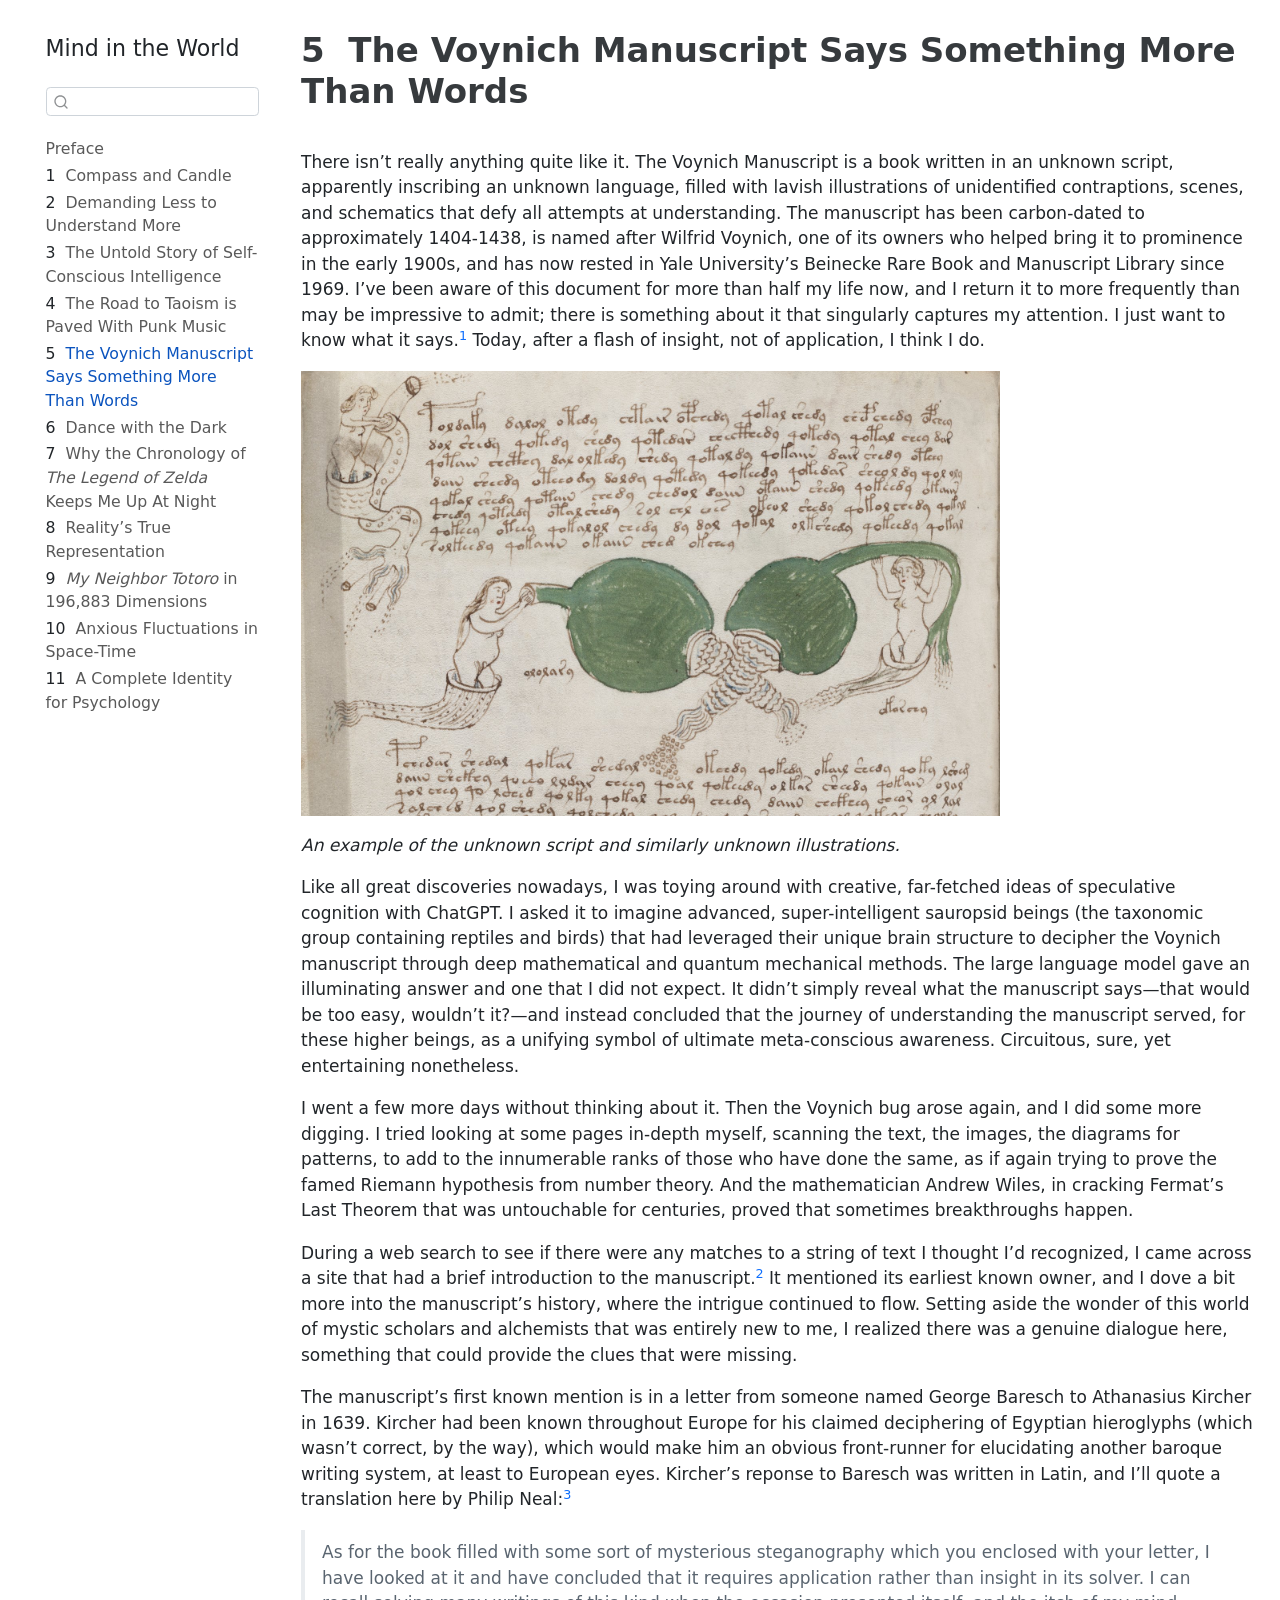
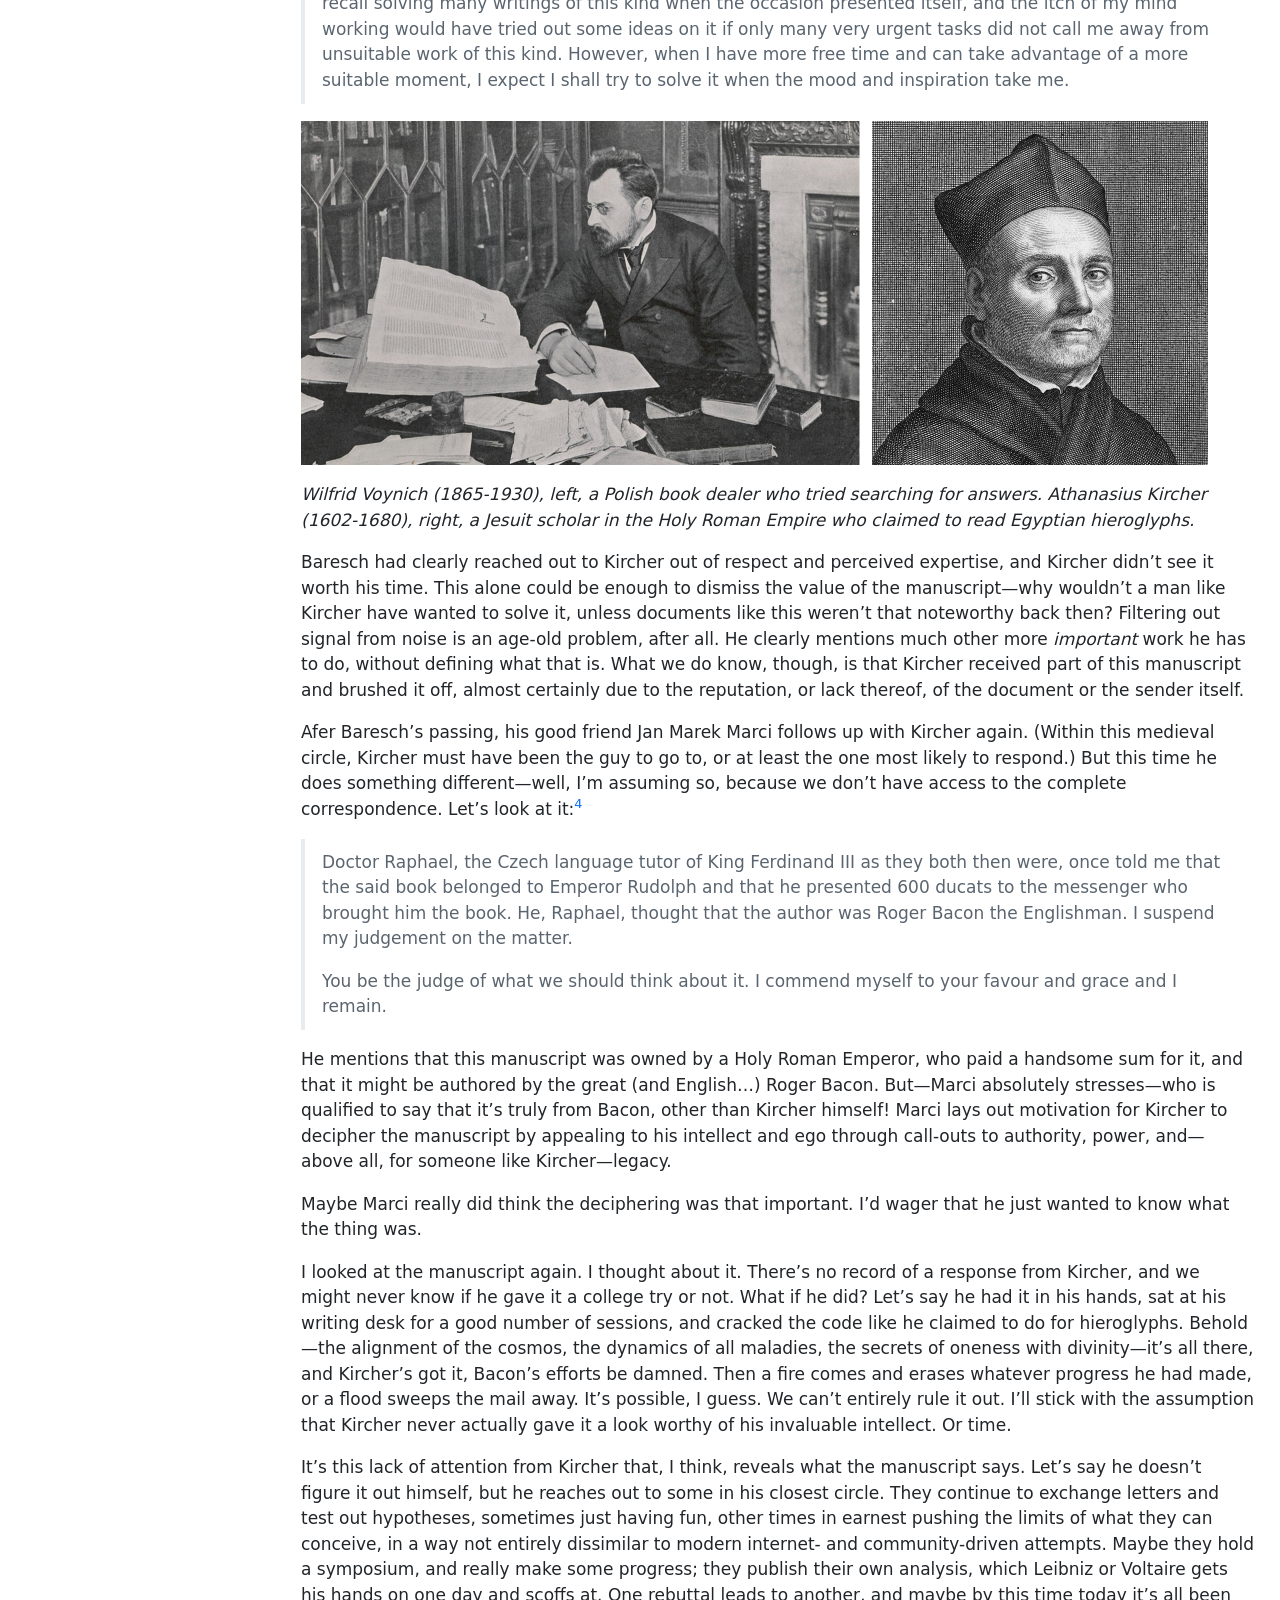
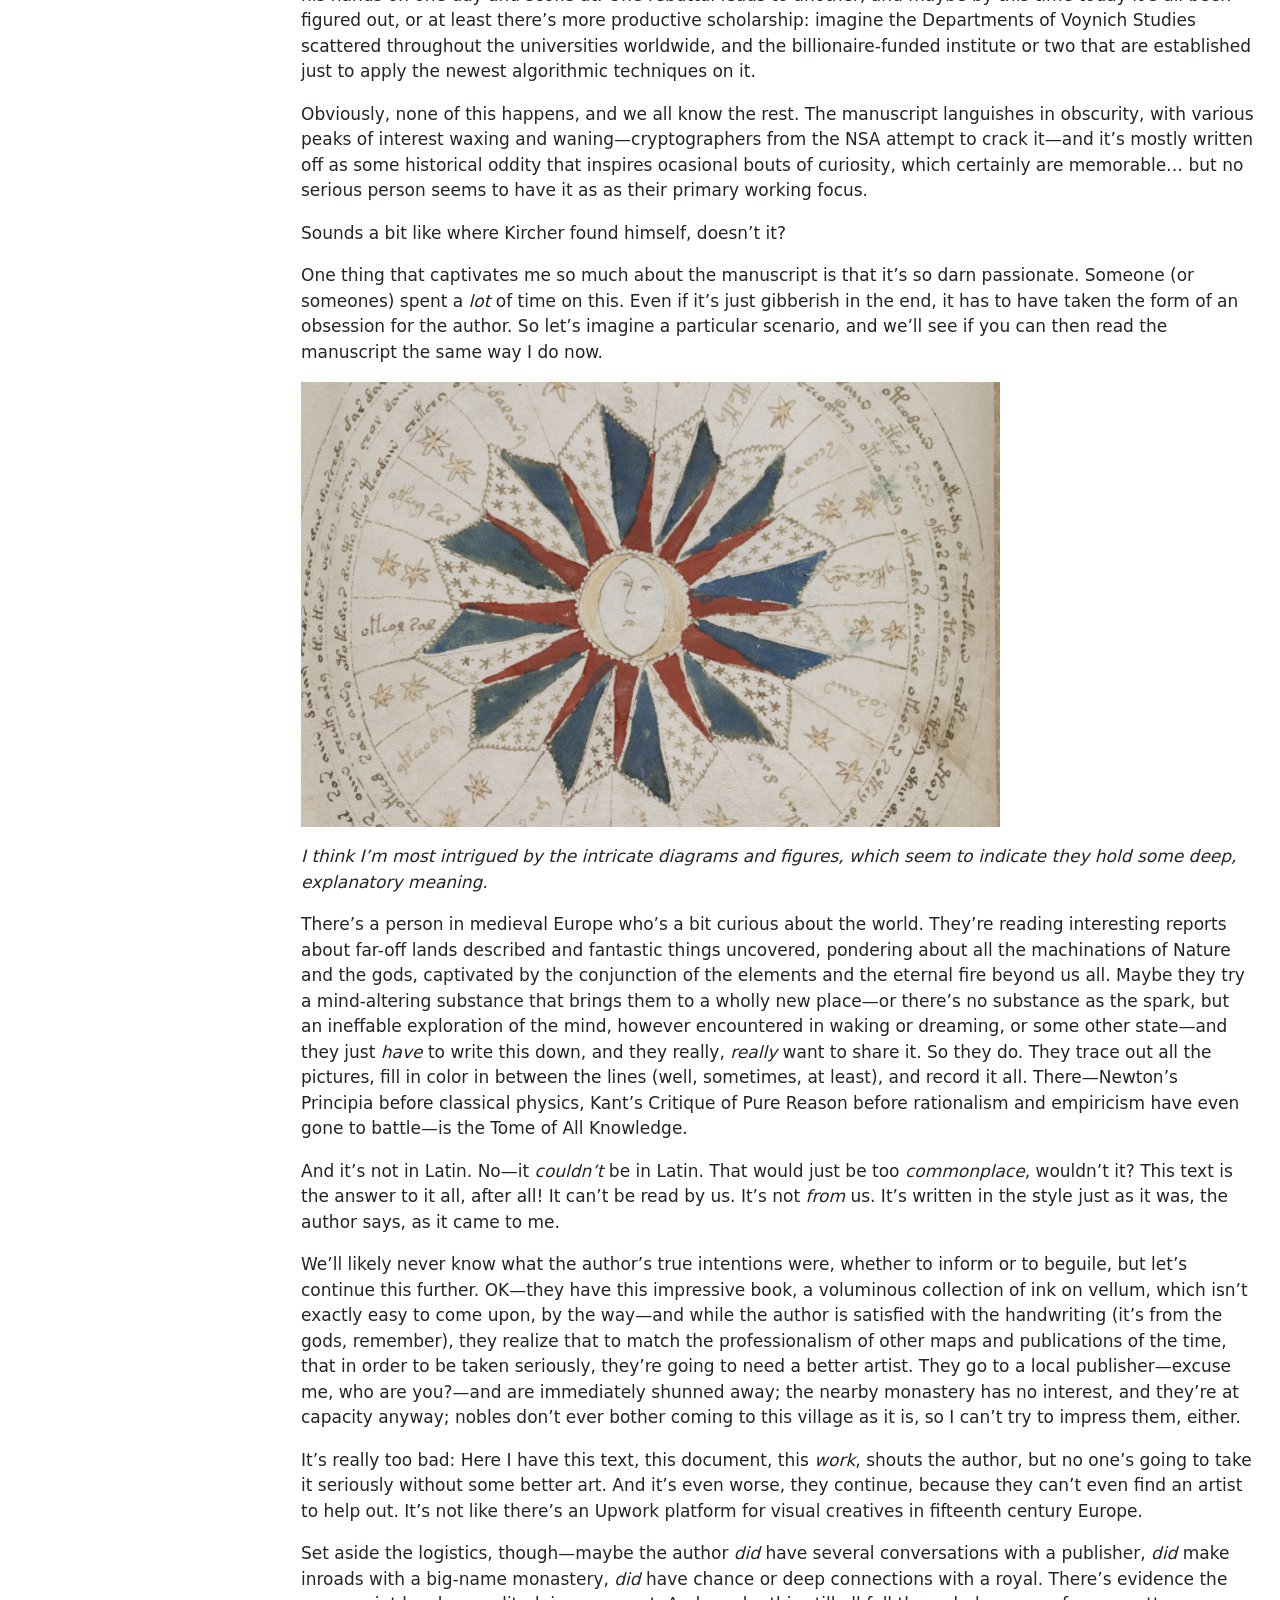
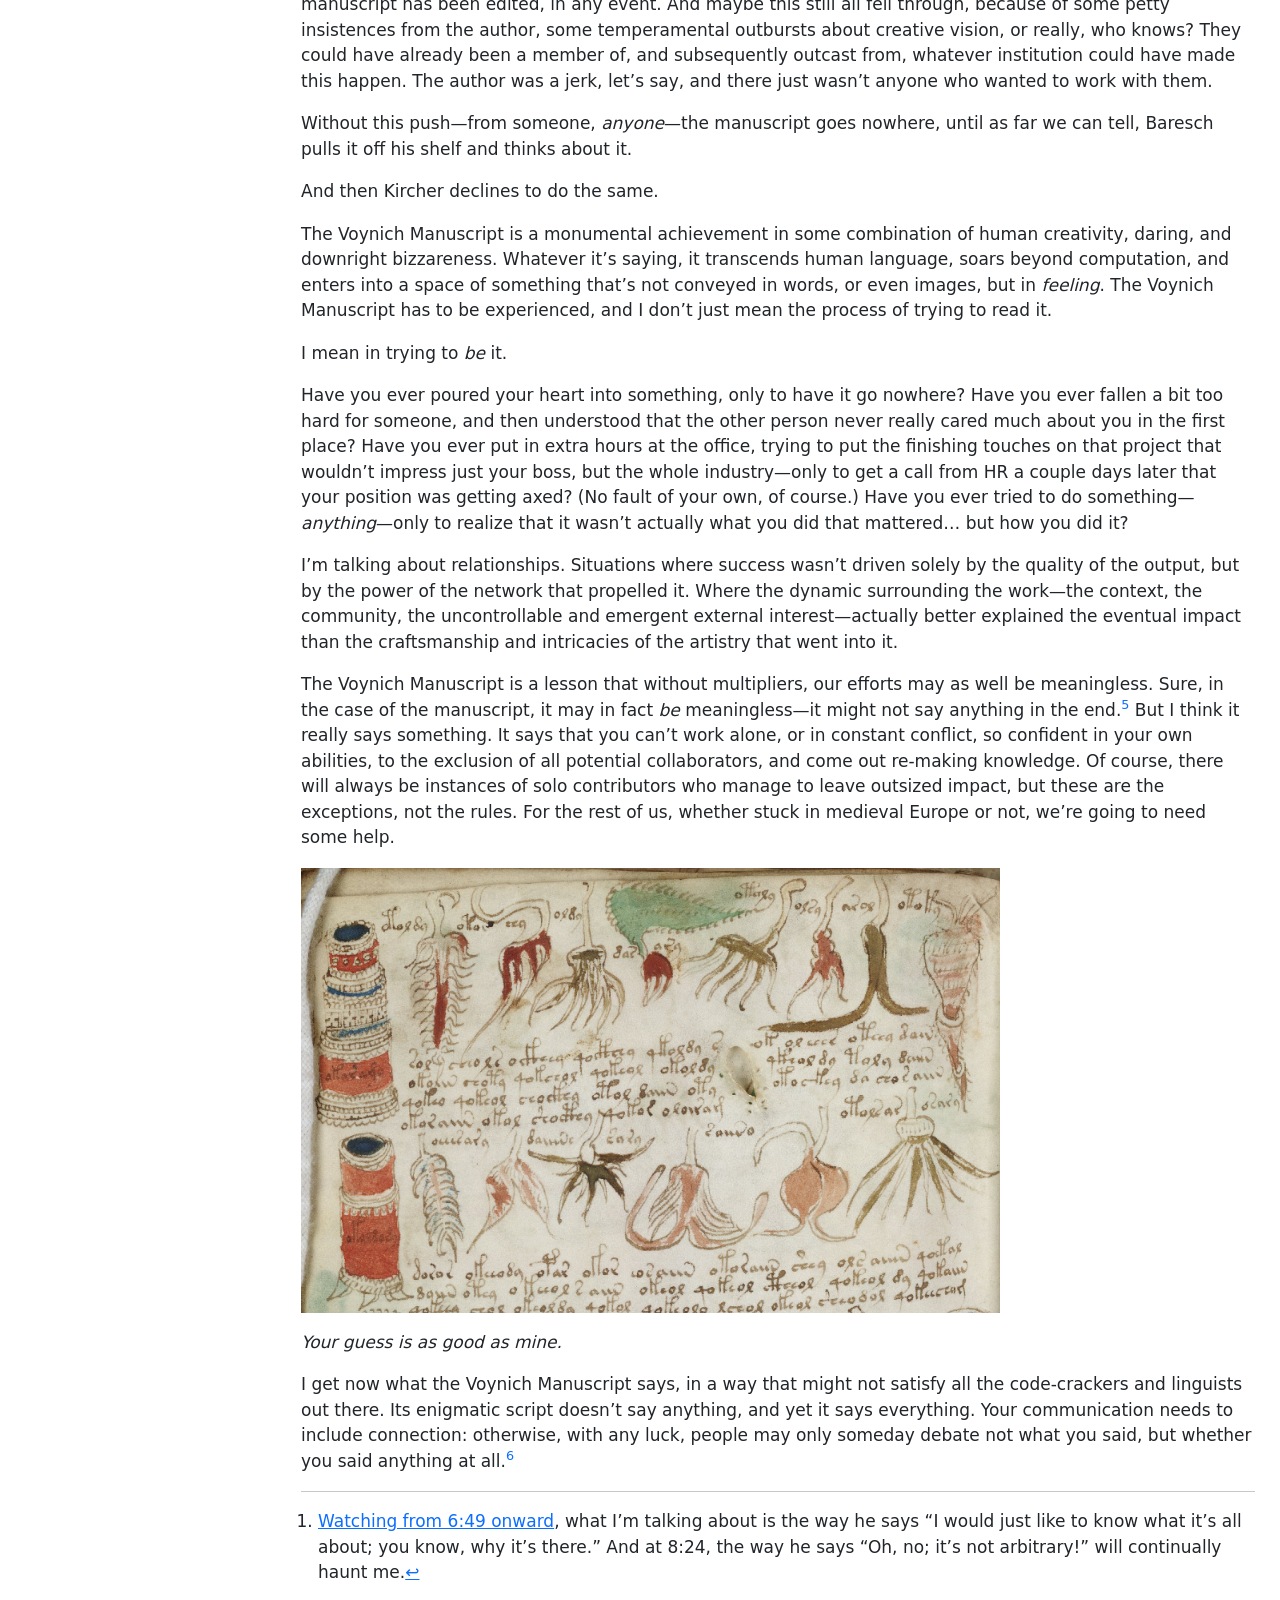
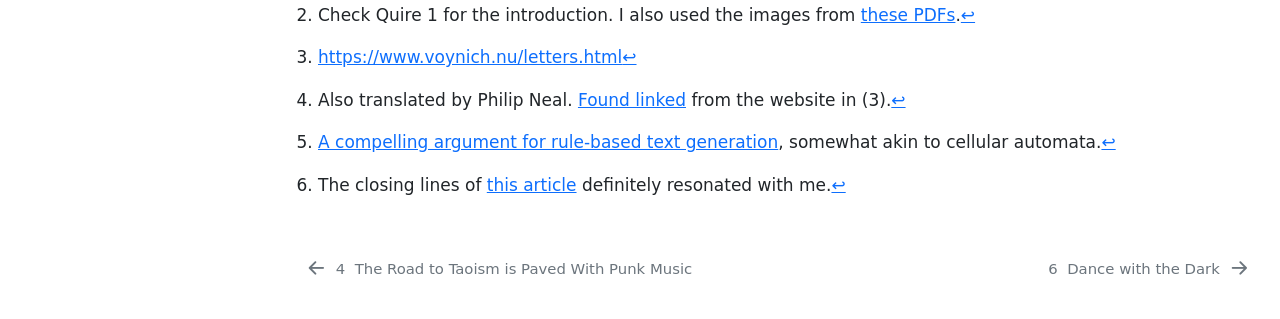
<file: docs/vms.html>
<!DOCTYPE html>
<html xmlns="http://www.w3.org/1999/xhtml" lang="en" xml:lang="en"><head>

<meta charset="utf-8">
<meta name="generator" content="quarto-1.3.450">

<meta name="viewport" content="width=device-width, initial-scale=1.0, user-scalable=yes">


<title>Mind in the World - 5&nbsp; The Voynich Manuscript Says Something More Than Words</title>
<style>
code{white-space: pre-wrap;}
span.smallcaps{font-variant: small-caps;}
div.columns{display: flex; gap: min(4vw, 1.5em);}
div.column{flex: auto; overflow-x: auto;}
div.hanging-indent{margin-left: 1.5em; text-indent: -1.5em;}
ul.task-list{list-style: none;}
ul.task-list li input[type="checkbox"] {
  width: 0.8em;
  margin: 0 0.8em 0.2em -1em; /* quarto-specific, see https://github.com/quarto-dev/quarto-cli/issues/4556 */ 
  vertical-align: middle;
}
</style>


<script src="site_libs/quarto-nav/quarto-nav.js"></script>
<script src="site_libs/quarto-nav/headroom.min.js"></script>
<script src="site_libs/clipboard/clipboard.min.js"></script>
<script src="site_libs/quarto-search/autocomplete.umd.js"></script>
<script src="site_libs/quarto-search/fuse.min.js"></script>
<script src="site_libs/quarto-search/quarto-search.js"></script>
<meta name="quarto:offset" content="./">
<link href="./individuation.html" rel="next">
<link href="./tao-punk.html" rel="prev">
<script src="site_libs/quarto-html/quarto.js"></script>
<script src="site_libs/quarto-html/popper.min.js"></script>
<script src="site_libs/quarto-html/tippy.umd.min.js"></script>
<script src="site_libs/quarto-html/anchor.min.js"></script>
<link href="site_libs/quarto-html/tippy.css" rel="stylesheet">
<link href="site_libs/quarto-html/quarto-syntax-highlighting.css" rel="stylesheet" id="quarto-text-highlighting-styles">
<script src="site_libs/bootstrap/bootstrap.min.js"></script>
<link href="site_libs/bootstrap/bootstrap-icons.css" rel="stylesheet">
<link href="site_libs/bootstrap/bootstrap.min.css" rel="stylesheet" id="quarto-bootstrap" data-mode="light">
<script id="quarto-search-options" type="application/json">{
  "location": "sidebar",
  "copy-button": false,
  "collapse-after": 3,
  "panel-placement": "start",
  "type": "textbox",
  "limit": 20,
  "language": {
    "search-no-results-text": "No results",
    "search-matching-documents-text": "matching documents",
    "search-copy-link-title": "Copy link to search",
    "search-hide-matches-text": "Hide additional matches",
    "search-more-match-text": "more match in this document",
    "search-more-matches-text": "more matches in this document",
    "search-clear-button-title": "Clear",
    "search-detached-cancel-button-title": "Cancel",
    "search-submit-button-title": "Submit",
    "search-label": "Search"
  }
}</script>


<link rel="stylesheet" href="styles.css">
</head>

<body class="nav-sidebar floating">

<div id="quarto-search-results"></div>
  <header id="quarto-header" class="headroom fixed-top">
  <nav class="quarto-secondary-nav">
    <div class="container-fluid d-flex">
      <button type="button" class="quarto-btn-toggle btn" data-bs-toggle="collapse" data-bs-target="#quarto-sidebar,#quarto-sidebar-glass" aria-controls="quarto-sidebar" aria-expanded="false" aria-label="Toggle sidebar navigation" onclick="if (window.quartoToggleHeadroom) { window.quartoToggleHeadroom(); }">
        <i class="bi bi-layout-text-sidebar-reverse"></i>
      </button>
      <nav class="quarto-page-breadcrumbs" aria-label="breadcrumb"><ol class="breadcrumb"><li class="breadcrumb-item"><a href="./vms.html"><span class="chapter-number">5</span>&nbsp; <span class="chapter-title">The Voynich Manuscript Says Something More Than Words</span></a></li></ol></nav>
      <a class="flex-grow-1" role="button" data-bs-toggle="collapse" data-bs-target="#quarto-sidebar,#quarto-sidebar-glass" aria-controls="quarto-sidebar" aria-expanded="false" aria-label="Toggle sidebar navigation" onclick="if (window.quartoToggleHeadroom) { window.quartoToggleHeadroom(); }">      
      </a>
      <button type="button" class="btn quarto-search-button" aria-label="" onclick="window.quartoOpenSearch();">
        <i class="bi bi-search"></i>
      </button>
    </div>
  </nav>
</header>
<!-- content -->
<div id="quarto-content" class="quarto-container page-columns page-rows-contents page-layout-full">
<!-- sidebar -->
  <nav id="quarto-sidebar" class="sidebar collapse collapse-horizontal sidebar-navigation floating overflow-auto">
    <div class="pt-lg-2 mt-2 text-left sidebar-header">
    <div class="sidebar-title mb-0 py-0">
      <a href="./">Mind in the World</a> 
    </div>
      </div>
        <div class="mt-2 flex-shrink-0 align-items-center">
        <div class="sidebar-search">
        <div id="quarto-search" class="" title="Search"></div>
        </div>
        </div>
    <div class="sidebar-menu-container"> 
    <ul class="list-unstyled mt-1">
        <li class="sidebar-item">
  <div class="sidebar-item-container"> 
  <a href="./index.html" class="sidebar-item-text sidebar-link">
 <span class="menu-text">Preface</span></a>
  </div>
</li>
        <li class="sidebar-item">
  <div class="sidebar-item-container"> 
  <a href="./compass-and-candle.html" class="sidebar-item-text sidebar-link">
 <span class="menu-text"><span class="chapter-number">1</span>&nbsp; <span class="chapter-title">Compass and Candle</span></span></a>
  </div>
</li>
        <li class="sidebar-item">
  <div class="sidebar-item-container"> 
  <a href="./self.html" class="sidebar-item-text sidebar-link">
 <span class="menu-text"><span class="chapter-number">2</span>&nbsp; <span class="chapter-title">Demanding Less to Understand More</span></span></a>
  </div>
</li>
        <li class="sidebar-item">
  <div class="sidebar-item-container"> 
  <a href="./movement.html" class="sidebar-item-text sidebar-link">
 <span class="menu-text"><span class="chapter-number">3</span>&nbsp; <span class="chapter-title">The Untold Story of Self-Conscious Intelligence</span></span></a>
  </div>
</li>
        <li class="sidebar-item">
  <div class="sidebar-item-container"> 
  <a href="./tao-punk.html" class="sidebar-item-text sidebar-link">
 <span class="menu-text"><span class="chapter-number">4</span>&nbsp; <span class="chapter-title">The Road to Taoism is Paved With Punk Music</span></span></a>
  </div>
</li>
        <li class="sidebar-item">
  <div class="sidebar-item-container"> 
  <a href="./vms.html" class="sidebar-item-text sidebar-link active">
 <span class="menu-text"><span class="chapter-number">5</span>&nbsp; <span class="chapter-title">The Voynich Manuscript Says Something More Than Words</span></span></a>
  </div>
</li>
        <li class="sidebar-item">
  <div class="sidebar-item-container"> 
  <a href="./individuation.html" class="sidebar-item-text sidebar-link">
 <span class="menu-text"><span class="chapter-number">6</span>&nbsp; <span class="chapter-title">Dance with the Dark</span></span></a>
  </div>
</li>
        <li class="sidebar-item">
  <div class="sidebar-item-container"> 
  <a href="./zelda-timeline.html" class="sidebar-item-text sidebar-link">
 <span class="menu-text"><span class="chapter-number">7</span>&nbsp; <span class="chapter-title">Why the Chronology of <em>The Legend of Zelda</em> Keeps Me Up At Night</span></span></a>
  </div>
</li>
        <li class="sidebar-item">
  <div class="sidebar-item-container"> 
  <a href="./representation.html" class="sidebar-item-text sidebar-link">
 <span class="menu-text"><span class="chapter-number">8</span>&nbsp; <span class="chapter-title">Reality’s True Representation</span></span></a>
  </div>
</li>
        <li class="sidebar-item">
  <div class="sidebar-item-container"> 
  <a href="./monster.html" class="sidebar-item-text sidebar-link">
 <span class="menu-text"><span class="chapter-number">9</span>&nbsp; <span class="chapter-title"><em>My Neighbor Totoro</em> in 196,883 Dimensions</span></span></a>
  </div>
</li>
        <li class="sidebar-item">
  <div class="sidebar-item-container"> 
  <a href="./anxiety.html" class="sidebar-item-text sidebar-link">
 <span class="menu-text"><span class="chapter-number">10</span>&nbsp; <span class="chapter-title">Anxious Fluctuations in Space-Time</span></span></a>
  </div>
</li>
        <li class="sidebar-item">
  <div class="sidebar-item-container"> 
  <a href="./psychology.html" class="sidebar-item-text sidebar-link">
 <span class="menu-text"><span class="chapter-number">11</span>&nbsp; <span class="chapter-title">A Complete Identity for Psychology</span></span></a>
  </div>
</li>
    </ul>
    </div>
</nav>
<div id="quarto-sidebar-glass" data-bs-toggle="collapse" data-bs-target="#quarto-sidebar,#quarto-sidebar-glass"></div>
<!-- margin-sidebar -->
    <div id="quarto-margin-sidebar" class="sidebar margin-sidebar zindex-bottom">
        
    </div>
<!-- main -->
<main class="content column-page-right" id="quarto-document-content">

<header id="title-block-header" class="quarto-title-block default">
<div class="quarto-title">
<h1 class="title"><span class="chapter-number">5</span>&nbsp; <span class="chapter-title">The Voynich Manuscript Says Something More Than Words</span></h1>
</div>



<div class="quarto-title-meta">

    
  
    
  </div>
  

</header>

<p>There isn’t really anything quite like it. The Voynich Manuscript is a book written in an unknown script, apparently inscribing an unknown language, filled with lavish illustrations of unidentified contraptions, scenes, and schematics that defy all attempts at understanding. The manuscript has been carbon-dated to approximately 1404-1438, is named after Wilfrid Voynich, one of its owners who helped bring it to prominence in the early 1900s, and has now rested in Yale University’s Beinecke Rare Book and Manuscript Library since 1969. I’ve been aware of this document for more than half my life now, and I return it to more frequently than may be impressive to admit; there is something about it that singularly captures my attention. I just want to know what it says.<a href="#fn1" class="footnote-ref" id="fnref1" role="doc-noteref"><sup>1</sup></a> Today, after a flash of insight, not of application, I think I do.</p>
<p><img src="files/vms-1.png" class="img-fluid"></p>
<p><em>An example of the unknown script and similarly unknown illustrations.</em></p>
<p>Like all great discoveries nowadays, I was toying around with creative, far-fetched ideas of speculative cognition with ChatGPT. I asked it to imagine advanced, super-intelligent sauropsid beings (the taxonomic group containing reptiles and birds) that had leveraged their unique brain structure to decipher the Voynich manuscript through deep mathematical and quantum mechanical methods. The large language model gave an illuminating answer and one that I did not expect. It didn’t simply reveal what the manuscript says—that would be too easy, wouldn’t it?—and instead concluded that the journey of understanding the manuscript served, for these higher beings, as a unifying symbol of ultimate meta-conscious awareness. Circuitous, sure, yet entertaining nonetheless.</p>
<p>I went a few more days without thinking about it. Then the Voynich bug arose again, and I did some more digging. I tried looking at some pages in-depth myself, scanning the text, the images, the diagrams for patterns, to add to the innumerable ranks of those who have done the same, as if again trying to prove the famed Riemann hypothesis from number theory. And the mathematician Andrew Wiles, in cracking Fermat’s Last Theorem that was untouchable for centuries, proved that sometimes breakthroughs happen.</p>
<p>During a web search to see if there were any matches to a string of text I thought I’d recognized, I came across a site that had a brief introduction to the manuscript.<a href="#fn2" class="footnote-ref" id="fnref2" role="doc-noteref"><sup>2</sup></a> It mentioned its earliest known owner, and I dove a bit more into the manuscript’s history, where the intrigue continued to flow. Setting aside the wonder of this world of mystic scholars and alchemists that was entirely new to me, I realized there was a genuine dialogue here, something that could provide the clues that were missing.</p>
<p>The manuscript’s first known mention is in a letter from someone named George Baresch to Athanasius Kircher in 1639. Kircher had been known throughout Europe for his claimed deciphering of Egyptian hieroglyphs (which wasn’t correct, by the way), which would make him an obvious front-runner for elucidating another baroque writing system, at least to European eyes. Kircher’s reponse to Baresch was written in Latin, and I’ll quote a translation here by Philip Neal:<a href="#fn3" class="footnote-ref" id="fnref3" role="doc-noteref"><sup>3</sup></a></p>
<blockquote class="blockquote">
<p>As for the book filled with some sort of mysterious steganography which you enclosed with your letter, I have looked at it and have concluded that it requires application rather than insight in its solver. I can recall solving many writings of this kind when the occasion presented itself, and the itch of my mind working would have tried out some ideas on it if only many very urgent tasks did not call me away from unsuitable work of this kind. However, when I have more free time and can take advantage of a more suitable moment, I expect I shall try to solve it when the mood and inspiration take me.</p>
</blockquote>
<p><img src="files/vms-2.png" class="img-fluid"></p>
<p><em>Wilfrid Voynich (1865-1930), left, a Polish book dealer who tried searching for answers. Athanasius Kircher (1602-1680), right, a Jesuit scholar in the Holy Roman Empire who claimed to read Egyptian hieroglyphs.</em></p>
<p>Baresch had clearly reached out to Kircher out of respect and perceived expertise, and Kircher didn’t see it worth his time. This alone could be enough to dismiss the value of the manuscript—why wouldn’t a man like Kircher have wanted to solve it, unless documents like this weren’t that noteworthy back then? Filtering out signal from noise is an age-old problem, after all. He clearly mentions much other more <em>important</em> work he has to do, without defining what that is. What we do know, though, is that Kircher received part of this manuscript and brushed it off, almost certainly due to the reputation, or lack thereof, of the document or the sender itself.</p>
<p>Afer Baresch’s passing, his good friend Jan Marek Marci follows up with Kircher again. (Within this medieval circle, Kircher must have been the guy to go to, or at least the one most likely to respond.) But this time he does something different—well, I’m assuming so, because we don’t have access to the complete correspondence. Let’s look at it:<a href="#fn4" class="footnote-ref" id="fnref4" role="doc-noteref"><sup>4</sup></a></p>
<blockquote class="blockquote">
<p>Doctor Raphael, the Czech language tutor of King Ferdinand III as they both then were, once told me that the said book belonged to Emperor Rudolph and that he presented 600 ducats to the messenger who brought him the book. He, Raphael, thought that the author was Roger Bacon the Englishman. I suspend my judgement on the matter.</p>
<p>You be the judge of what we should think about it. I commend myself to your favour and grace and I remain.</p>
</blockquote>
<p>He mentions that this manuscript was owned by a Holy Roman Emperor, who paid a handsome sum for it, and that it might be authored by the great (and English…) Roger Bacon. But—Marci absolutely stresses—who is qualified to say that it’s truly from Bacon, other than Kircher himself! Marci lays out motivation for Kircher to decipher the manuscript by appealing to his intellect and ego through call-outs to authority, power, and—above all, for someone like Kircher—legacy.</p>
<p>Maybe Marci really did think the deciphering was that important. I’d wager that he just wanted to know what the thing was.</p>
<p>I looked at the manuscript again. I thought about it. There’s no record of a response from Kircher, and we might never know if he gave it a college try or not. What if he did? Let’s say he had it in his hands, sat at his writing desk for a good number of sessions, and cracked the code like he claimed to do for hieroglyphs. Behold—the alignment of the cosmos, the dynamics of all maladies, the secrets of oneness with divinity—it’s all there, and Kircher’s got it, Bacon’s efforts be damned. Then a fire comes and erases whatever progress he had made, or a flood sweeps the mail away. It’s possible, I guess. We can’t entirely rule it out. I’ll stick with the assumption that Kircher never actually gave it a look worthy of his invaluable intellect. Or time.</p>
<p>It’s this lack of attention from Kircher that, I think, reveals what the manuscript says. Let’s say he doesn’t figure it out himself, but he reaches out to some in his closest circle. They continue to exchange letters and test out hypotheses, sometimes just having fun, other times in earnest pushing the limits of what they can conceive, in a way not entirely dissimilar to modern internet- and community-driven attempts. Maybe they hold a symposium, and really make some progress; they publish their own analysis, which Leibniz or Voltaire gets his hands on one day and scoffs at. One rebuttal leads to another, and maybe by this time today it’s all been figured out, or at least there’s more productive scholarship: imagine the Departments of Voynich Studies scattered throughout the universities worldwide, and the billionaire-funded institute or two that are established just to apply the newest algorithmic techniques on it.</p>
<p>Obviously, none of this happens, and we all know the rest. The manuscript languishes in obscurity, with various peaks of interest waxing and waning—cryptographers from the NSA attempt to crack it—and it’s mostly written off as some historical oddity that inspires ocasional bouts of curiosity, which certainly are memorable… but no serious person seems to have it as as their primary working focus.</p>
<p>Sounds a bit like where Kircher found himself, doesn’t it?</p>
<p>One thing that captivates me so much about the manuscript is that it’s so darn passionate. Someone (or someones) spent a <em>lot</em> of time on this. Even if it’s just gibberish in the end, it has to have taken the form of an obsession for the author. So let’s imagine a particular scenario, and we’ll see if you can then read the manuscript the same way I do now.</p>
<p><img src="files/vms-3.png" class="img-fluid"></p>
<p><em>I think I’m most intrigued by the intricate diagrams and figures, which seem to indicate they hold some deep, explanatory meaning.</em></p>
<p>There’s a person in medieval Europe who’s a bit curious about the world. They’re reading interesting reports about far-off lands described and fantastic things uncovered, pondering about all the machinations of Nature and the gods, captivated by the conjunction of the elements and the eternal fire beyond us all. Maybe they try a mind-altering substance that brings them to a wholly new place—or there’s no substance as the spark, but an ineffable exploration of the mind, however encountered in waking or dreaming, or some other state—and they just <em>have</em> to write this down, and they really, <em>really</em> want to share it. So they do. They trace out all the pictures, fill in color in between the lines (well, sometimes, at least), and record it all. There—Newton’s Principia before classical physics, Kant’s Critique of Pure Reason before rationalism and empiricism have even gone to battle—is the Tome of All Knowledge.</p>
<p>And it’s not in Latin. No—it <em>couldn’t</em> be in Latin. That would just be too <em>commonplace</em>, wouldn’t it? This text is the answer to it all, after all! It can’t be read by us. It’s not <em>from</em> us. It’s written in the style just as it was, the author says, as it came to me.</p>
<p>We’ll likely never know what the author’s true intentions were, whether to inform or to beguile, but let’s continue this further. OK—they have this impressive book, a voluminous collection of ink on vellum, which isn’t exactly easy to come upon, by the way—and while the author is satisfied with the handwriting (it’s from the gods, remember), they realize that to match the professionalism of other maps and publications of the time, that in order to be taken seriously, they’re going to need a better artist. They go to a local publisher—excuse me, who are you?—and are immediately shunned away; the nearby monastery has no interest, and they’re at capacity anyway; nobles don’t ever bother coming to this village as it is, so I can’t try to impress them, either.</p>
<p>It’s really too bad: Here I have this text, this document, this <em>work</em>, shouts the author, but no one’s going to take it seriously without some better art. And it’s even worse, they continue, because they can’t even find an artist to help out. It’s not like there’s an Upwork platform for visual creatives in fifteenth century Europe.</p>
<p>Set aside the logistics, though—maybe the author <em>did</em> have several conversations with a publisher, <em>did</em> make inroads with a big-name monastery, <em>did</em> have chance or deep connections with a royal. There’s evidence the manuscript has been edited, in any event. And maybe this still all fell through, because of some petty insistences from the author, some temperamental outbursts about creative vision, or really, who knows? They could have already been a member of, and subsequently outcast from, whatever institution could have made this happen. The author was a jerk, let’s say, and there just wasn’t anyone who wanted to work with them.</p>
<p>Without this push—from someone, <em>anyone</em>—the manuscript goes nowhere, until as far we can tell, Baresch pulls it off his shelf and thinks about it.</p>
<p>And then Kircher declines to do the same.</p>
<p>The Voynich Manuscript is a monumental achievement in some combination of human creativity, daring, and downright bizzareness. Whatever it’s saying, it transcends human language, soars beyond computation, and enters into a space of something that’s not conveyed in words, or even images, but in <em>feeling</em>. The Voynich Manuscript has to be experienced, and I don’t just mean the process of trying to read it.</p>
<p>I mean in trying to <em>be</em> it.</p>
<p>Have you ever poured your heart into something, only to have it go nowhere? Have you ever fallen a bit too hard for someone, and then understood that the other person never really cared much about you in the first place? Have you ever put in extra hours at the office, trying to put the finishing touches on that project that wouldn’t impress just your boss, but the whole industry—only to get a call from HR a couple days later that your position was getting axed? (No fault of your own, of course.) Have you ever tried to do something—<em>anything</em>—only to realize that it wasn’t actually what you did that mattered… but how you did it?</p>
<p>I’m talking about relationships. Situations where success wasn’t driven solely by the quality of the output, but by the power of the network that propelled it. Where the dynamic surrounding the work—the context, the community, the uncontrollable and emergent external interest—actually better explained the eventual impact than the craftsmanship and intricacies of the artistry that went into it.</p>
<p>The Voynich Manuscript is a lesson that without multipliers, our efforts may as well be meaningless. Sure, in the case of the manuscript, it may in fact <em>be</em> meaningless—it might not say anything in the end.<a href="#fn5" class="footnote-ref" id="fnref5" role="doc-noteref"><sup>5</sup></a> But I think it really says something. It says that you can’t work alone, or in constant conflict, so confident in your own abilities, to the exclusion of all potential collaborators, and come out re-making knowledge. Of course, there will always be instances of solo contributors who manage to leave outsized impact, but these are the exceptions, not the rules. For the rest of us, whether stuck in medieval Europe or not, we’re going to need some help.</p>
<p><img src="files/vms-4.png" class="img-fluid"></p>
<p><em>Your guess is as good as mine.</em></p>
<p>I get now what the Voynich Manuscript says, in a way that might not satisfy all the code-crackers and linguists out there. Its enigmatic script doesn’t say anything, and yet it says everything. Your communication needs to include connection: otherwise, with any luck, people may only someday debate not what you said, but whether you said anything at all.<a href="#fn6" class="footnote-ref" id="fnref6" role="doc-noteref"><sup>6</sup></a></p>


<section id="footnotes" class="footnotes footnotes-end-of-document" role="doc-endnotes">
<hr>
<ol>
<li id="fn1"><p><a href="https://www.youtube.com/watch?v=xOCe5HUObD4">Watching from 6:49 onward</a>, what I’m talking about is the way he says “I would just like to know what it’s all about; you know, why it’s there.” And at 8:24, the way he says “Oh, no; it’s not arbitrary!” will continually haunt me.<a href="#fnref1" class="footnote-back" role="doc-backlink">↩︎</a></p></li>
<li id="fn2"><p>Check Quire 1 for the introduction. I also used the images from <a href="https://www.ixoloxi.com/voynich/pdf/single.html">these PDFs</a>.<a href="#fnref2" class="footnote-back" role="doc-backlink">↩︎</a></p></li>
<li id="fn3"><p><a href="https://www.voynich.nu/letters.html">https://www.voynich.nu/letters.html</a><a href="#fnref3" class="footnote-back" role="doc-backlink">↩︎</a></p></li>
<li id="fn4"><p>Also translated by Philip Neal. <a href="http://philipneal.net/voynichsources/marci_1665_english/">Found linked</a> from the website in (3).<a href="#fnref4" class="footnote-back" role="doc-backlink">↩︎</a></p></li>
<li id="fn5"><p><a href="https://arxiv.org/abs/1407.6639">A compelling argument for rule-based text generation</a>, somewhat akin to cellular automata.<a href="#fnref5" class="footnote-back" role="doc-backlink">↩︎</a></p></li>
<li id="fn6"><p>The closing lines of <a href="https://maxwellforbes.com/posts/dont-try-to-reform-science/">this article</a> definitely resonated with me.<a href="#fnref6" class="footnote-back" role="doc-backlink">↩︎</a></p></li>
</ol>
</section>

</main> <!-- /main -->
<script id="quarto-html-after-body" type="application/javascript">
window.document.addEventListener("DOMContentLoaded", function (event) {
  const toggleBodyColorMode = (bsSheetEl) => {
    const mode = bsSheetEl.getAttribute("data-mode");
    const bodyEl = window.document.querySelector("body");
    if (mode === "dark") {
      bodyEl.classList.add("quarto-dark");
      bodyEl.classList.remove("quarto-light");
    } else {
      bodyEl.classList.add("quarto-light");
      bodyEl.classList.remove("quarto-dark");
    }
  }
  const toggleBodyColorPrimary = () => {
    const bsSheetEl = window.document.querySelector("link#quarto-bootstrap");
    if (bsSheetEl) {
      toggleBodyColorMode(bsSheetEl);
    }
  }
  toggleBodyColorPrimary();  
  const icon = "";
  const anchorJS = new window.AnchorJS();
  anchorJS.options = {
    placement: 'right',
    icon: icon
  };
  anchorJS.add('.anchored');
  const isCodeAnnotation = (el) => {
    for (const clz of el.classList) {
      if (clz.startsWith('code-annotation-')) {                     
        return true;
      }
    }
    return false;
  }
  const clipboard = new window.ClipboardJS('.code-copy-button', {
    text: function(trigger) {
      const codeEl = trigger.previousElementSibling.cloneNode(true);
      for (const childEl of codeEl.children) {
        if (isCodeAnnotation(childEl)) {
          childEl.remove();
        }
      }
      return codeEl.innerText;
    }
  });
  clipboard.on('success', function(e) {
    // button target
    const button = e.trigger;
    // don't keep focus
    button.blur();
    // flash "checked"
    button.classList.add('code-copy-button-checked');
    var currentTitle = button.getAttribute("title");
    button.setAttribute("title", "Copied!");
    let tooltip;
    if (window.bootstrap) {
      button.setAttribute("data-bs-toggle", "tooltip");
      button.setAttribute("data-bs-placement", "left");
      button.setAttribute("data-bs-title", "Copied!");
      tooltip = new bootstrap.Tooltip(button, 
        { trigger: "manual", 
          customClass: "code-copy-button-tooltip",
          offset: [0, -8]});
      tooltip.show();    
    }
    setTimeout(function() {
      if (tooltip) {
        tooltip.hide();
        button.removeAttribute("data-bs-title");
        button.removeAttribute("data-bs-toggle");
        button.removeAttribute("data-bs-placement");
      }
      button.setAttribute("title", currentTitle);
      button.classList.remove('code-copy-button-checked');
    }, 1000);
    // clear code selection
    e.clearSelection();
  });
  function tippyHover(el, contentFn) {
    const config = {
      allowHTML: true,
      content: contentFn,
      maxWidth: 500,
      delay: 100,
      arrow: false,
      appendTo: function(el) {
          return el.parentElement;
      },
      interactive: true,
      interactiveBorder: 10,
      theme: 'quarto',
      placement: 'bottom-start'
    };
    window.tippy(el, config); 
  }
  const noterefs = window.document.querySelectorAll('a[role="doc-noteref"]');
  for (var i=0; i<noterefs.length; i++) {
    const ref = noterefs[i];
    tippyHover(ref, function() {
      // use id or data attribute instead here
      let href = ref.getAttribute('data-footnote-href') || ref.getAttribute('href');
      try { href = new URL(href).hash; } catch {}
      const id = href.replace(/^#\/?/, "");
      const note = window.document.getElementById(id);
      return note.innerHTML;
    });
  }
      let selectedAnnoteEl;
      const selectorForAnnotation = ( cell, annotation) => {
        let cellAttr = 'data-code-cell="' + cell + '"';
        let lineAttr = 'data-code-annotation="' +  annotation + '"';
        const selector = 'span[' + cellAttr + '][' + lineAttr + ']';
        return selector;
      }
      const selectCodeLines = (annoteEl) => {
        const doc = window.document;
        const targetCell = annoteEl.getAttribute("data-target-cell");
        const targetAnnotation = annoteEl.getAttribute("data-target-annotation");
        const annoteSpan = window.document.querySelector(selectorForAnnotation(targetCell, targetAnnotation));
        const lines = annoteSpan.getAttribute("data-code-lines").split(",");
        const lineIds = lines.map((line) => {
          return targetCell + "-" + line;
        })
        let top = null;
        let height = null;
        let parent = null;
        if (lineIds.length > 0) {
            //compute the position of the single el (top and bottom and make a div)
            const el = window.document.getElementById(lineIds[0]);
            top = el.offsetTop;
            height = el.offsetHeight;
            parent = el.parentElement.parentElement;
          if (lineIds.length > 1) {
            const lastEl = window.document.getElementById(lineIds[lineIds.length - 1]);
            const bottom = lastEl.offsetTop + lastEl.offsetHeight;
            height = bottom - top;
          }
          if (top !== null && height !== null && parent !== null) {
            // cook up a div (if necessary) and position it 
            let div = window.document.getElementById("code-annotation-line-highlight");
            if (div === null) {
              div = window.document.createElement("div");
              div.setAttribute("id", "code-annotation-line-highlight");
              div.style.position = 'absolute';
              parent.appendChild(div);
            }
            div.style.top = top - 2 + "px";
            div.style.height = height + 4 + "px";
            let gutterDiv = window.document.getElementById("code-annotation-line-highlight-gutter");
            if (gutterDiv === null) {
              gutterDiv = window.document.createElement("div");
              gutterDiv.setAttribute("id", "code-annotation-line-highlight-gutter");
              gutterDiv.style.position = 'absolute';
              const codeCell = window.document.getElementById(targetCell);
              const gutter = codeCell.querySelector('.code-annotation-gutter');
              gutter.appendChild(gutterDiv);
            }
            gutterDiv.style.top = top - 2 + "px";
            gutterDiv.style.height = height + 4 + "px";
          }
          selectedAnnoteEl = annoteEl;
        }
      };
      const unselectCodeLines = () => {
        const elementsIds = ["code-annotation-line-highlight", "code-annotation-line-highlight-gutter"];
        elementsIds.forEach((elId) => {
          const div = window.document.getElementById(elId);
          if (div) {
            div.remove();
          }
        });
        selectedAnnoteEl = undefined;
      };
      // Attach click handler to the DT
      const annoteDls = window.document.querySelectorAll('dt[data-target-cell]');
      for (const annoteDlNode of annoteDls) {
        annoteDlNode.addEventListener('click', (event) => {
          const clickedEl = event.target;
          if (clickedEl !== selectedAnnoteEl) {
            unselectCodeLines();
            const activeEl = window.document.querySelector('dt[data-target-cell].code-annotation-active');
            if (activeEl) {
              activeEl.classList.remove('code-annotation-active');
            }
            selectCodeLines(clickedEl);
            clickedEl.classList.add('code-annotation-active');
          } else {
            // Unselect the line
            unselectCodeLines();
            clickedEl.classList.remove('code-annotation-active');
          }
        });
      }
  const findCites = (el) => {
    const parentEl = el.parentElement;
    if (parentEl) {
      const cites = parentEl.dataset.cites;
      if (cites) {
        return {
          el,
          cites: cites.split(' ')
        };
      } else {
        return findCites(el.parentElement)
      }
    } else {
      return undefined;
    }
  };
  var bibliorefs = window.document.querySelectorAll('a[role="doc-biblioref"]');
  for (var i=0; i<bibliorefs.length; i++) {
    const ref = bibliorefs[i];
    const citeInfo = findCites(ref);
    if (citeInfo) {
      tippyHover(citeInfo.el, function() {
        var popup = window.document.createElement('div');
        citeInfo.cites.forEach(function(cite) {
          var citeDiv = window.document.createElement('div');
          citeDiv.classList.add('hanging-indent');
          citeDiv.classList.add('csl-entry');
          var biblioDiv = window.document.getElementById('ref-' + cite);
          if (biblioDiv) {
            citeDiv.innerHTML = biblioDiv.innerHTML;
          }
          popup.appendChild(citeDiv);
        });
        return popup.innerHTML;
      });
    }
  }
});
</script>
<nav class="page-navigation column-page-right">
  <div class="nav-page nav-page-previous">
      <a href="./tao-punk.html" class="pagination-link">
        <i class="bi bi-arrow-left-short"></i> <span class="nav-page-text"><span class="chapter-number">4</span>&nbsp; <span class="chapter-title">The Road to Taoism is Paved With Punk Music</span></span>
      </a>          
  </div>
  <div class="nav-page nav-page-next">
      <a href="./individuation.html" class="pagination-link">
        <span class="nav-page-text"><span class="chapter-number">6</span>&nbsp; <span class="chapter-title">Dance with the Dark</span></span> <i class="bi bi-arrow-right-short"></i>
      </a>
  </div>
</nav>
</div> <!-- /content -->



</body></html>
</file>
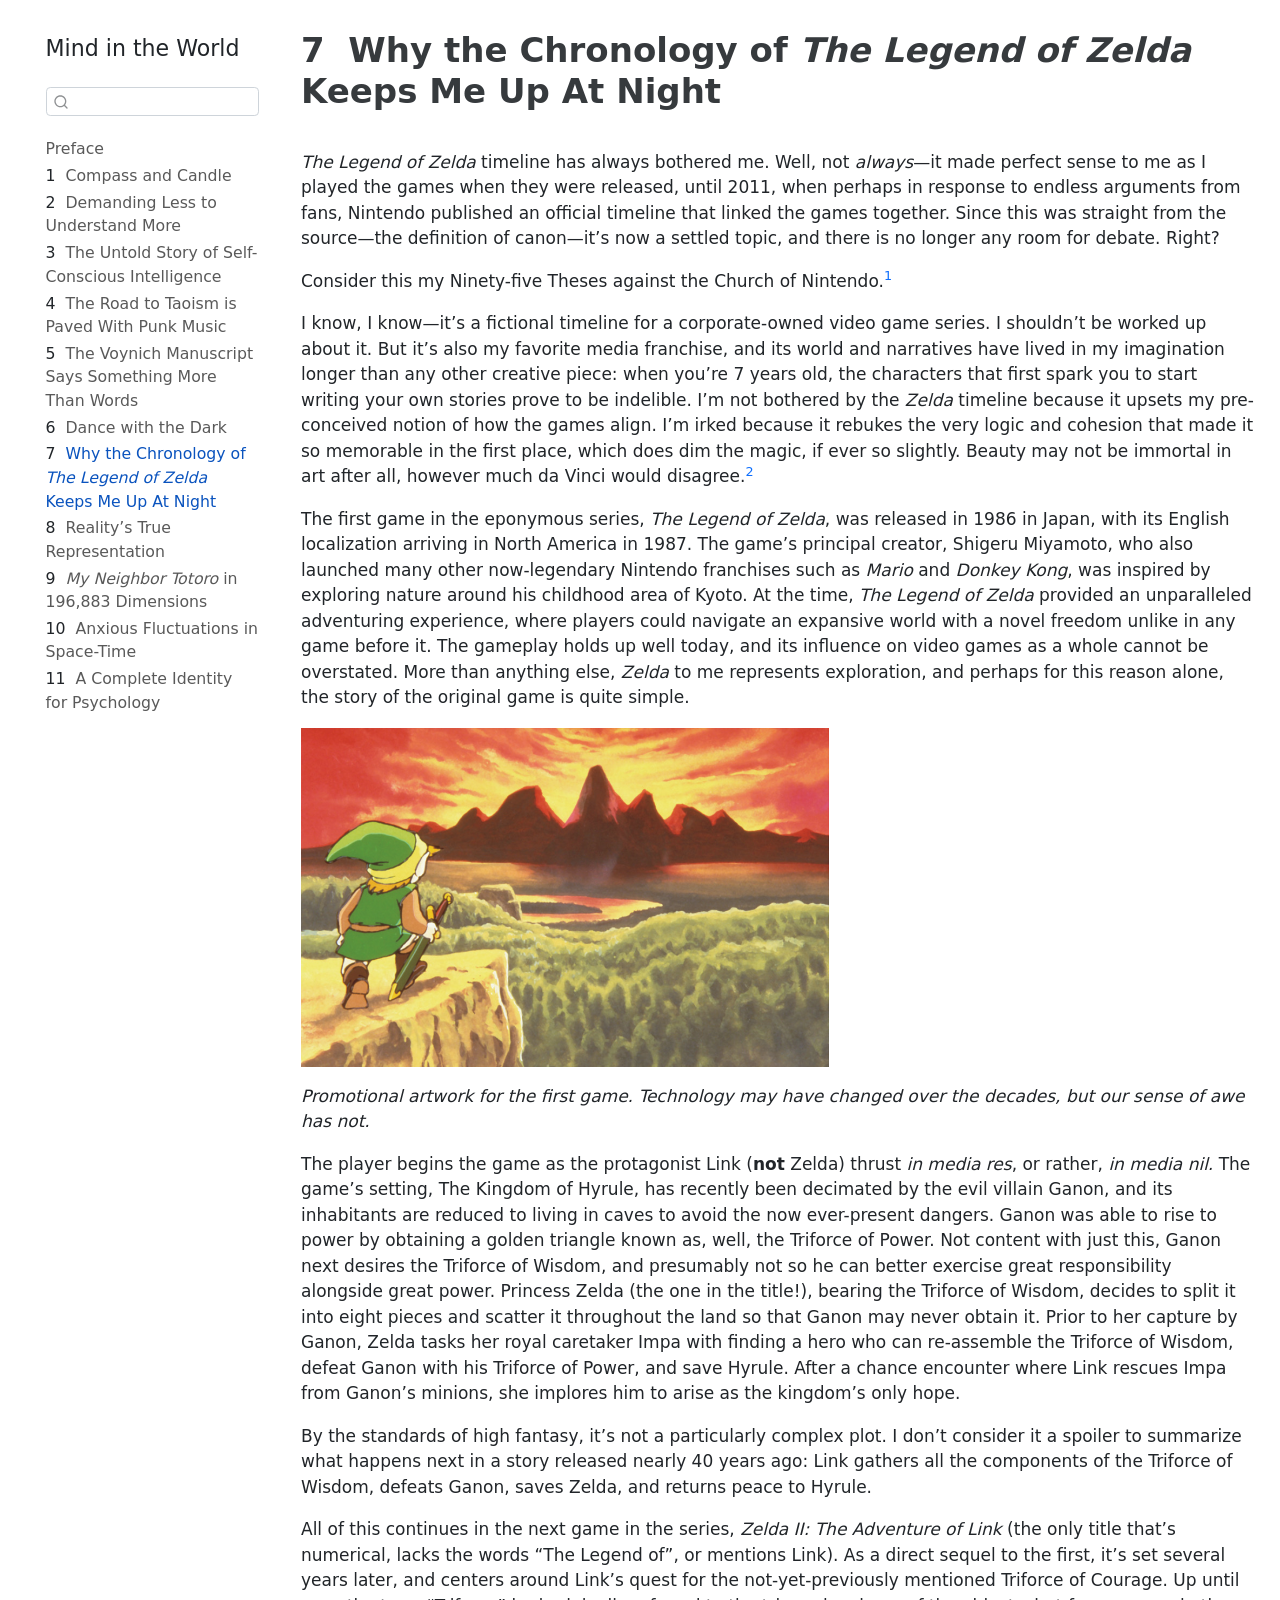
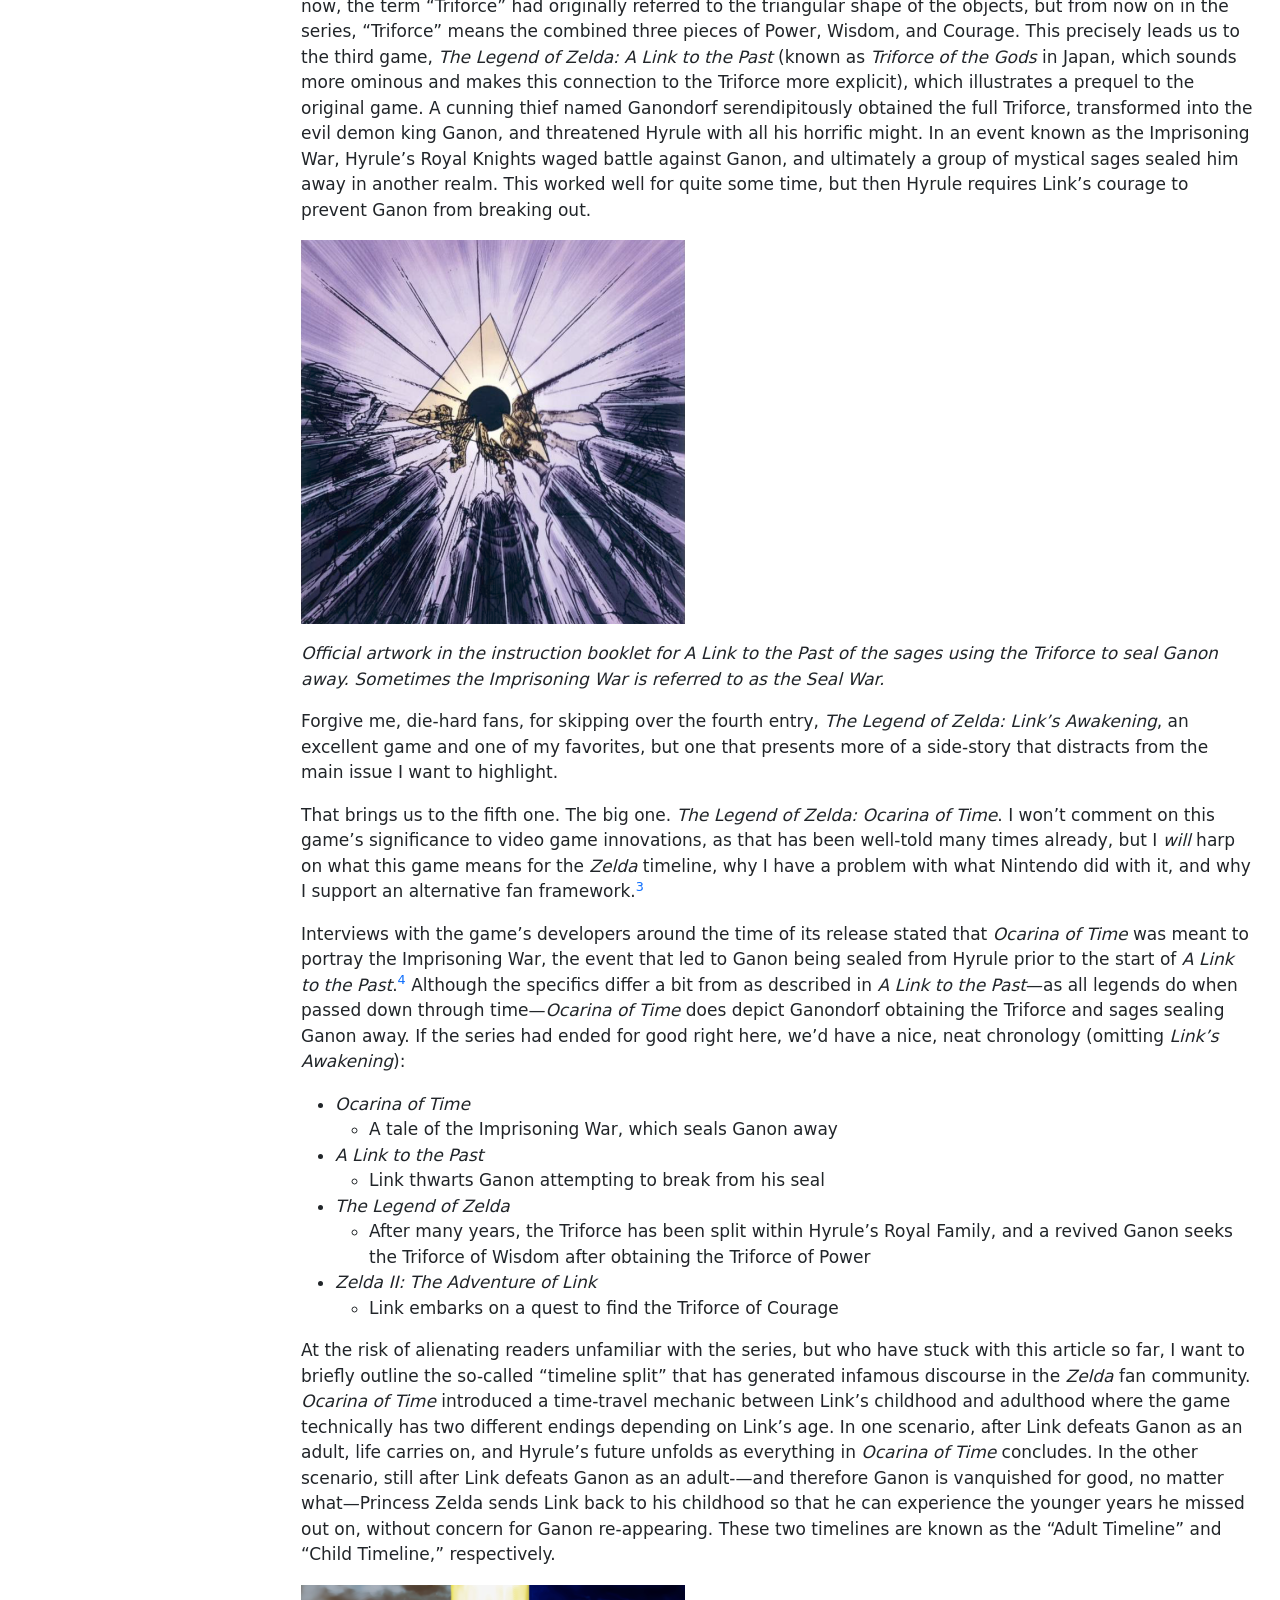
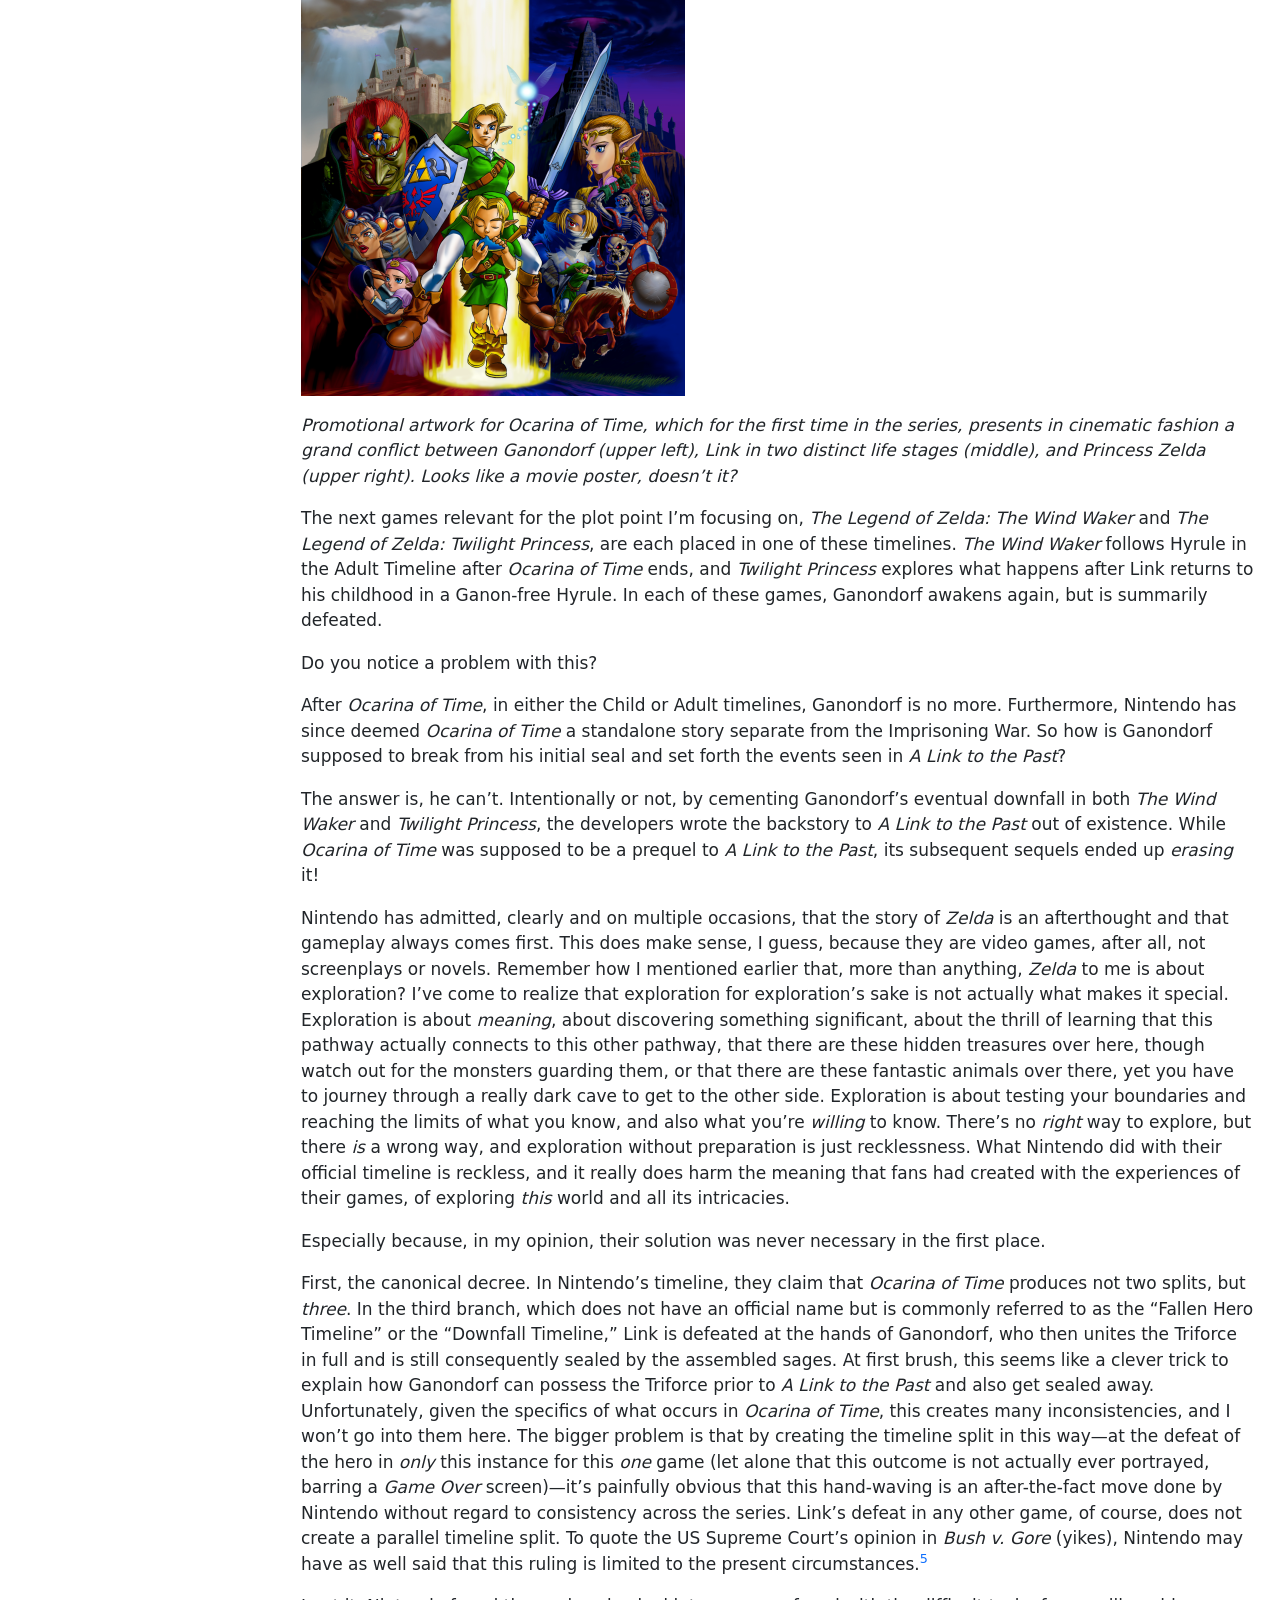
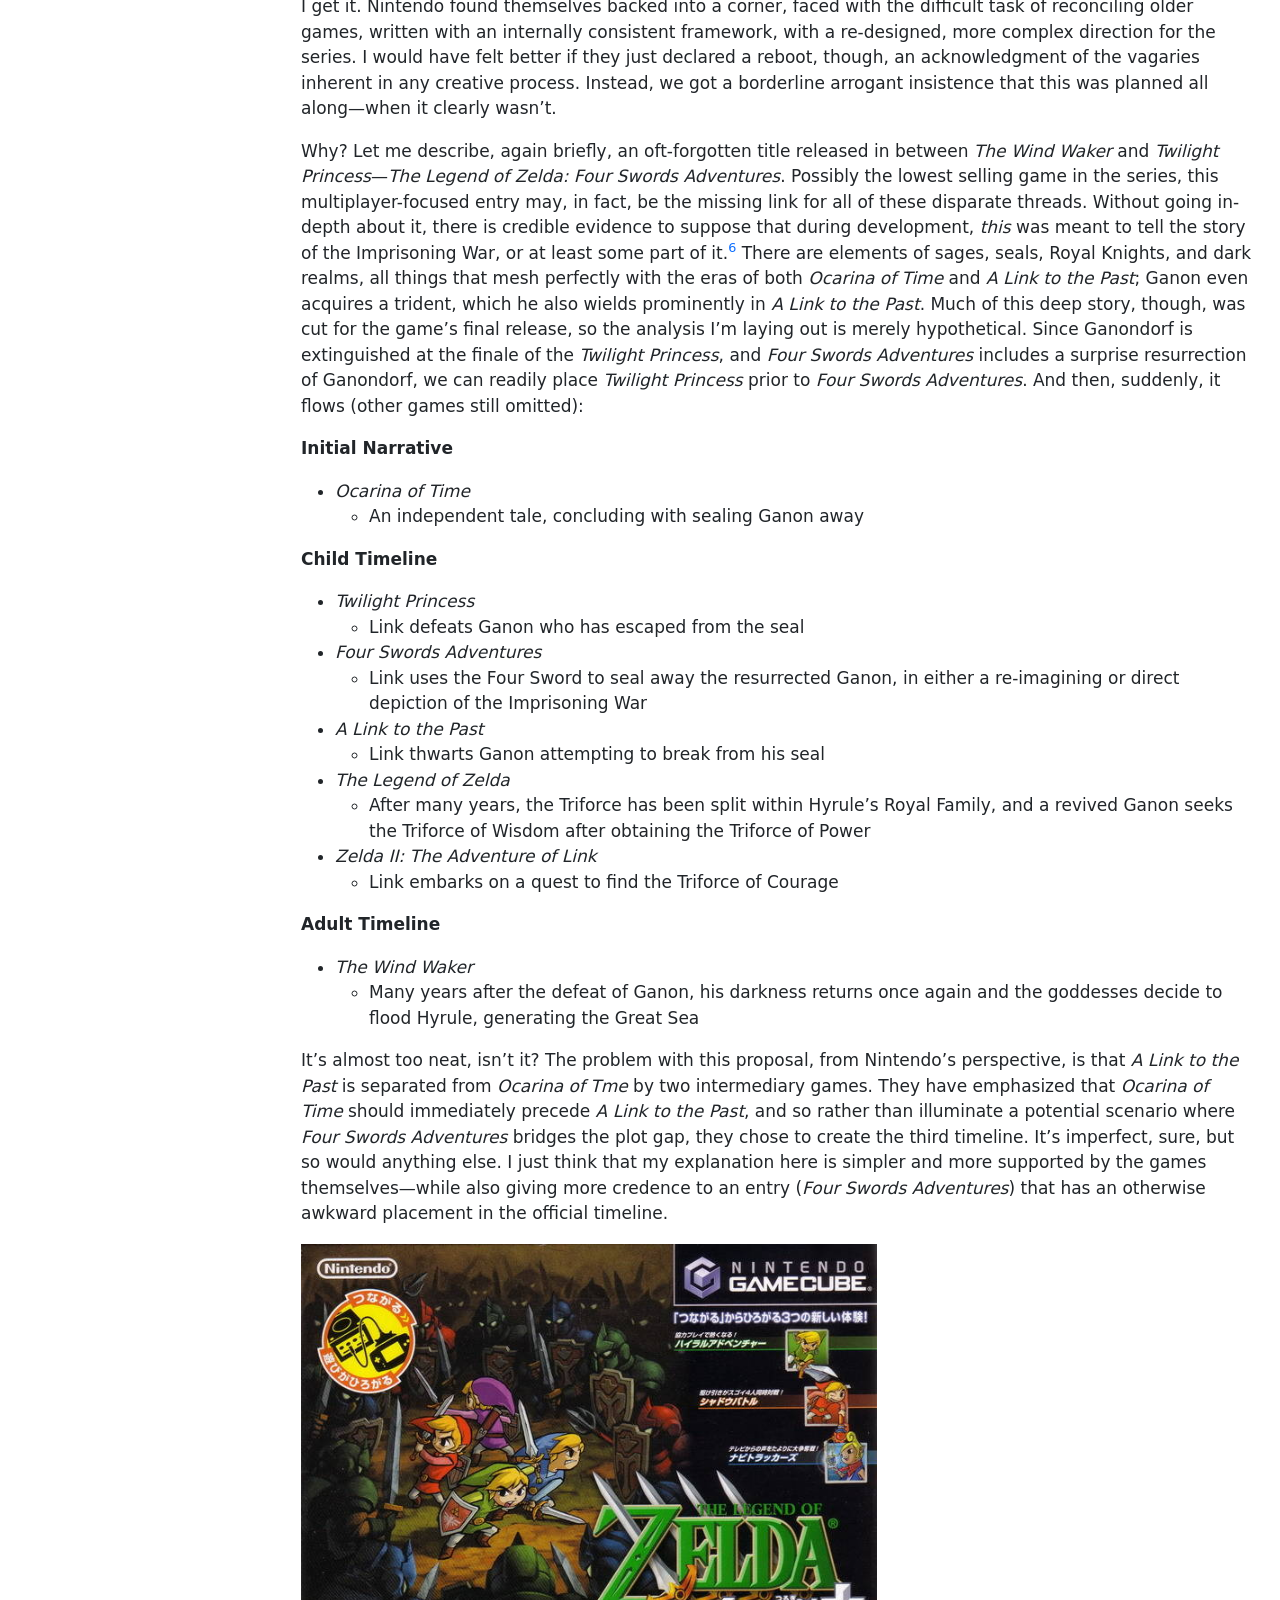
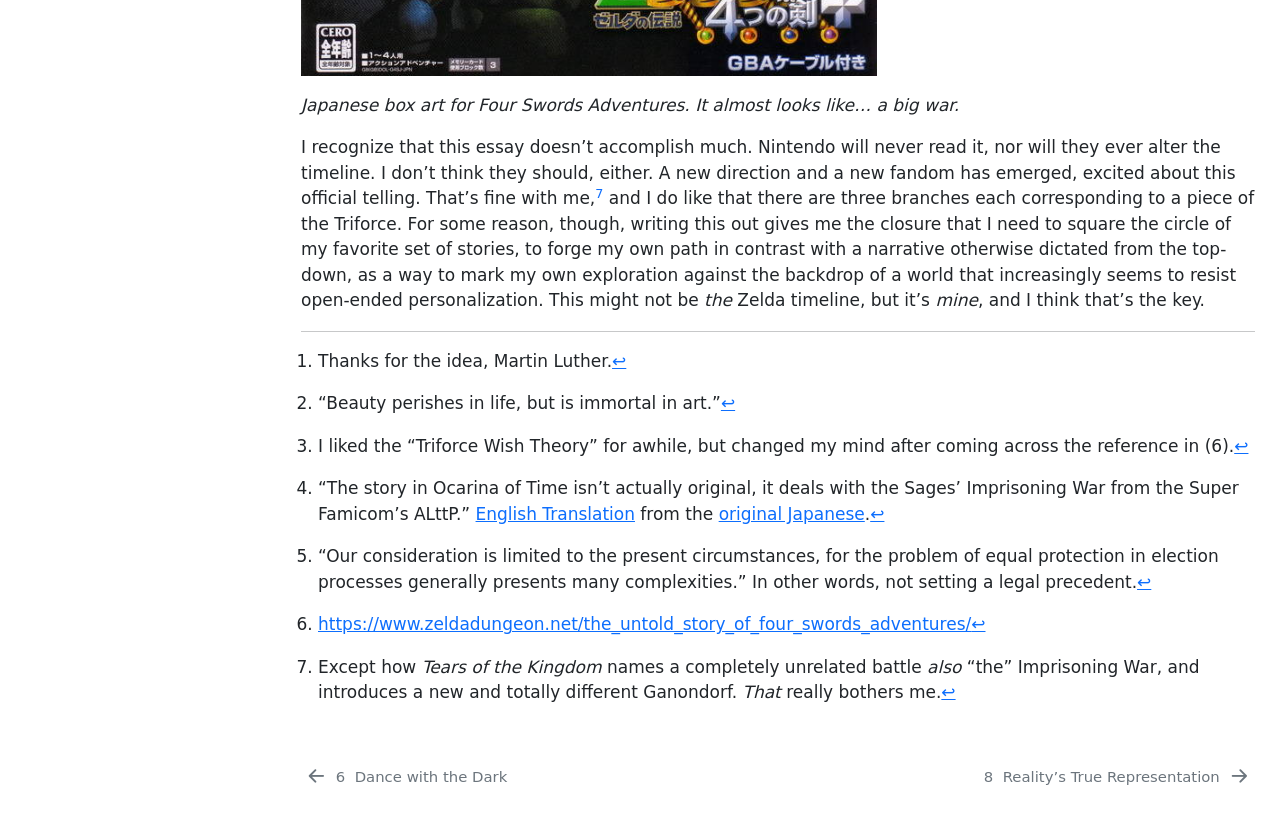
<file: docs/zelda-timeline.html>
<!DOCTYPE html>
<html xmlns="http://www.w3.org/1999/xhtml" lang="en" xml:lang="en"><head>

<meta charset="utf-8">
<meta name="generator" content="quarto-1.3.450">

<meta name="viewport" content="width=device-width, initial-scale=1.0, user-scalable=yes">


<title>Mind in the World - 7&nbsp; Why the Chronology of The Legend of Zelda Keeps Me Up At Night</title>
<style>
code{white-space: pre-wrap;}
span.smallcaps{font-variant: small-caps;}
div.columns{display: flex; gap: min(4vw, 1.5em);}
div.column{flex: auto; overflow-x: auto;}
div.hanging-indent{margin-left: 1.5em; text-indent: -1.5em;}
ul.task-list{list-style: none;}
ul.task-list li input[type="checkbox"] {
  width: 0.8em;
  margin: 0 0.8em 0.2em -1em; /* quarto-specific, see https://github.com/quarto-dev/quarto-cli/issues/4556 */ 
  vertical-align: middle;
}
</style>


<script src="site_libs/quarto-nav/quarto-nav.js"></script>
<script src="site_libs/quarto-nav/headroom.min.js"></script>
<script src="site_libs/clipboard/clipboard.min.js"></script>
<script src="site_libs/quarto-search/autocomplete.umd.js"></script>
<script src="site_libs/quarto-search/fuse.min.js"></script>
<script src="site_libs/quarto-search/quarto-search.js"></script>
<meta name="quarto:offset" content="./">
<link href="./representation.html" rel="next">
<link href="./individuation.html" rel="prev">
<script src="site_libs/quarto-html/quarto.js"></script>
<script src="site_libs/quarto-html/popper.min.js"></script>
<script src="site_libs/quarto-html/tippy.umd.min.js"></script>
<script src="site_libs/quarto-html/anchor.min.js"></script>
<link href="site_libs/quarto-html/tippy.css" rel="stylesheet">
<link href="site_libs/quarto-html/quarto-syntax-highlighting.css" rel="stylesheet" id="quarto-text-highlighting-styles">
<script src="site_libs/bootstrap/bootstrap.min.js"></script>
<link href="site_libs/bootstrap/bootstrap-icons.css" rel="stylesheet">
<link href="site_libs/bootstrap/bootstrap.min.css" rel="stylesheet" id="quarto-bootstrap" data-mode="light">
<script id="quarto-search-options" type="application/json">{
  "location": "sidebar",
  "copy-button": false,
  "collapse-after": 3,
  "panel-placement": "start",
  "type": "textbox",
  "limit": 20,
  "language": {
    "search-no-results-text": "No results",
    "search-matching-documents-text": "matching documents",
    "search-copy-link-title": "Copy link to search",
    "search-hide-matches-text": "Hide additional matches",
    "search-more-match-text": "more match in this document",
    "search-more-matches-text": "more matches in this document",
    "search-clear-button-title": "Clear",
    "search-detached-cancel-button-title": "Cancel",
    "search-submit-button-title": "Submit",
    "search-label": "Search"
  }
}</script>


<link rel="stylesheet" href="styles.css">
</head>

<body class="nav-sidebar floating">

<div id="quarto-search-results"></div>
  <header id="quarto-header" class="headroom fixed-top">
  <nav class="quarto-secondary-nav">
    <div class="container-fluid d-flex">
      <button type="button" class="quarto-btn-toggle btn" data-bs-toggle="collapse" data-bs-target="#quarto-sidebar,#quarto-sidebar-glass" aria-controls="quarto-sidebar" aria-expanded="false" aria-label="Toggle sidebar navigation" onclick="if (window.quartoToggleHeadroom) { window.quartoToggleHeadroom(); }">
        <i class="bi bi-layout-text-sidebar-reverse"></i>
      </button>
      <nav class="quarto-page-breadcrumbs" aria-label="breadcrumb"><ol class="breadcrumb"><li class="breadcrumb-item"><a href="./zelda-timeline.html"><span class="chapter-number">7</span>&nbsp; <span class="chapter-title">Why the Chronology of *The Legend of Zelda* Keeps Me Up At Night</span></a></li></ol></nav>
      <a class="flex-grow-1" role="button" data-bs-toggle="collapse" data-bs-target="#quarto-sidebar,#quarto-sidebar-glass" aria-controls="quarto-sidebar" aria-expanded="false" aria-label="Toggle sidebar navigation" onclick="if (window.quartoToggleHeadroom) { window.quartoToggleHeadroom(); }">      
      </a>
      <button type="button" class="btn quarto-search-button" aria-label="" onclick="window.quartoOpenSearch();">
        <i class="bi bi-search"></i>
      </button>
    </div>
  </nav>
</header>
<!-- content -->
<div id="quarto-content" class="quarto-container page-columns page-rows-contents page-layout-full">
<!-- sidebar -->
  <nav id="quarto-sidebar" class="sidebar collapse collapse-horizontal sidebar-navigation floating overflow-auto">
    <div class="pt-lg-2 mt-2 text-left sidebar-header">
    <div class="sidebar-title mb-0 py-0">
      <a href="./">Mind in the World</a> 
    </div>
      </div>
        <div class="mt-2 flex-shrink-0 align-items-center">
        <div class="sidebar-search">
        <div id="quarto-search" class="" title="Search"></div>
        </div>
        </div>
    <div class="sidebar-menu-container"> 
    <ul class="list-unstyled mt-1">
        <li class="sidebar-item">
  <div class="sidebar-item-container"> 
  <a href="./index.html" class="sidebar-item-text sidebar-link">
 <span class="menu-text">Preface</span></a>
  </div>
</li>
        <li class="sidebar-item">
  <div class="sidebar-item-container"> 
  <a href="./compass-and-candle.html" class="sidebar-item-text sidebar-link">
 <span class="menu-text"><span class="chapter-number">1</span>&nbsp; <span class="chapter-title">Compass and Candle</span></span></a>
  </div>
</li>
        <li class="sidebar-item">
  <div class="sidebar-item-container"> 
  <a href="./self.html" class="sidebar-item-text sidebar-link">
 <span class="menu-text"><span class="chapter-number">2</span>&nbsp; <span class="chapter-title">Demanding Less to Understand More</span></span></a>
  </div>
</li>
        <li class="sidebar-item">
  <div class="sidebar-item-container"> 
  <a href="./movement.html" class="sidebar-item-text sidebar-link">
 <span class="menu-text"><span class="chapter-number">3</span>&nbsp; <span class="chapter-title">The Untold Story of Self-Conscious Intelligence</span></span></a>
  </div>
</li>
        <li class="sidebar-item">
  <div class="sidebar-item-container"> 
  <a href="./tao-punk.html" class="sidebar-item-text sidebar-link">
 <span class="menu-text"><span class="chapter-number">4</span>&nbsp; <span class="chapter-title">The Road to Taoism is Paved With Punk Music</span></span></a>
  </div>
</li>
        <li class="sidebar-item">
  <div class="sidebar-item-container"> 
  <a href="./vms.html" class="sidebar-item-text sidebar-link">
 <span class="menu-text"><span class="chapter-number">5</span>&nbsp; <span class="chapter-title">The Voynich Manuscript Says Something More Than Words</span></span></a>
  </div>
</li>
        <li class="sidebar-item">
  <div class="sidebar-item-container"> 
  <a href="./individuation.html" class="sidebar-item-text sidebar-link">
 <span class="menu-text"><span class="chapter-number">6</span>&nbsp; <span class="chapter-title">Dance with the Dark</span></span></a>
  </div>
</li>
        <li class="sidebar-item">
  <div class="sidebar-item-container"> 
  <a href="./zelda-timeline.html" class="sidebar-item-text sidebar-link active">
 <span class="menu-text"><span class="chapter-number">7</span>&nbsp; <span class="chapter-title">Why the Chronology of <em>The Legend of Zelda</em> Keeps Me Up At Night</span></span></a>
  </div>
</li>
        <li class="sidebar-item">
  <div class="sidebar-item-container"> 
  <a href="./representation.html" class="sidebar-item-text sidebar-link">
 <span class="menu-text"><span class="chapter-number">8</span>&nbsp; <span class="chapter-title">Reality’s True Representation</span></span></a>
  </div>
</li>
        <li class="sidebar-item">
  <div class="sidebar-item-container"> 
  <a href="./monster.html" class="sidebar-item-text sidebar-link">
 <span class="menu-text"><span class="chapter-number">9</span>&nbsp; <span class="chapter-title"><em>My Neighbor Totoro</em> in 196,883 Dimensions</span></span></a>
  </div>
</li>
        <li class="sidebar-item">
  <div class="sidebar-item-container"> 
  <a href="./anxiety.html" class="sidebar-item-text sidebar-link">
 <span class="menu-text"><span class="chapter-number">10</span>&nbsp; <span class="chapter-title">Anxious Fluctuations in Space-Time</span></span></a>
  </div>
</li>
        <li class="sidebar-item">
  <div class="sidebar-item-container"> 
  <a href="./psychology.html" class="sidebar-item-text sidebar-link">
 <span class="menu-text"><span class="chapter-number">11</span>&nbsp; <span class="chapter-title">A Complete Identity for Psychology</span></span></a>
  </div>
</li>
    </ul>
    </div>
</nav>
<div id="quarto-sidebar-glass" data-bs-toggle="collapse" data-bs-target="#quarto-sidebar,#quarto-sidebar-glass"></div>
<!-- margin-sidebar -->
    <div id="quarto-margin-sidebar" class="sidebar margin-sidebar zindex-bottom">
        
    </div>
<!-- main -->
<main class="content column-page-right" id="quarto-document-content">

<header id="title-block-header" class="quarto-title-block default">
<div class="quarto-title">
<h1 class="title"><span class="chapter-number">7</span>&nbsp; <span class="chapter-title">Why the Chronology of <em>The Legend of Zelda</em> Keeps Me Up At Night</span></h1>
</div>



<div class="quarto-title-meta">

    
  
    
  </div>
  

</header>

<p><em>The Legend of Zelda</em> timeline has always bothered me. Well, not <em>always</em>—it made perfect sense to me as I played the games when they were released, until 2011, when perhaps in response to endless arguments from fans, Nintendo published an official timeline that linked the games together. Since this was straight from the source—the definition of canon—it’s now a settled topic, and there is no longer any room for debate. Right?</p>
<p>Consider this my Ninety-five Theses against the Church of Nintendo.<a href="#fn1" class="footnote-ref" id="fnref1" role="doc-noteref"><sup>1</sup></a></p>
<p>I know, I know—it’s a fictional timeline for a corporate-owned video game series. I shouldn’t be worked up about it. But it’s also my favorite media franchise, and its world and narratives have lived in my imagination longer than any other creative piece: when you’re 7 years old, the characters that first spark you to start writing your own stories prove to be indelible. I’m not bothered by the <em>Zelda</em> timeline because it upsets my pre-conceived notion of how the games align. I’m irked because it rebukes the very logic and cohesion that made it so memorable in the first place, which does dim the magic, if ever so slightly. Beauty may not be immortal in art after all, however much da Vinci would disagree.<a href="#fn2" class="footnote-ref" id="fnref2" role="doc-noteref"><sup>2</sup></a></p>
<p>The first game in the eponymous series, <em>The Legend of Zelda</em>, was released in 1986 in Japan, with its English localization arriving in North America in 1987. The game’s principal creator, Shigeru Miyamoto, who also launched many other now-legendary Nintendo franchises such as <em>Mario</em> and <em>Donkey Kong</em>, was inspired by exploring nature around his childhood area of Kyoto. At the time, <em>The Legend of Zelda</em> provided an unparalleled adventuring experience, where players could navigate an expansive world with a novel freedom unlike in any game before it. The gameplay holds up well today, and its influence on video games as a whole cannot be overstated. More than anything else, <em>Zelda</em> to me represents exploration, and perhaps for this reason alone, the story of the original game is quite simple.</p>
<p><img src="files/zelda-timeline-1.png" class="img-fluid"></p>
<p><em>Promotional artwork for the first game. Technology may have changed over the decades, but our sense of awe has not.</em></p>
<p>The player begins the game as the protagonist Link (<strong>not</strong> Zelda) thrust <em>in media res</em>, or rather, <em>in media nil.</em> The game’s setting, The Kingdom of Hyrule, has recently been decimated by the evil villain Ganon, and its inhabitants are reduced to living in caves to avoid the now ever-present dangers. Ganon was able to rise to power by obtaining a golden triangle known as, well, the Triforce of Power. Not content with just this, Ganon next desires the Triforce of Wisdom, and presumably not so he can better exercise great responsibility alongside great power. Princess Zelda (the one in the title!), bearing the Triforce of Wisdom, decides to split it into eight pieces and scatter it throughout the land so that Ganon may never obtain it. Prior to her capture by Ganon, Zelda tasks her royal caretaker Impa with finding a hero who can re-assemble the Triforce of Wisdom, defeat Ganon with his Triforce of Power, and save Hyrule. After a chance encounter where Link rescues Impa from Ganon’s minions, she implores him to arise as the kingdom’s only hope.</p>
<p>By the standards of high fantasy, it’s not a particularly complex plot. I don’t consider it a spoiler to summarize what happens next in a story released nearly 40 years ago: Link gathers all the components of the Triforce of Wisdom, defeats Ganon, saves Zelda, and returns peace to Hyrule.</p>
<p>All of this continues in the next game in the series, <em>Zelda II: The Adventure of Link</em> (the only title that’s numerical, lacks the words “The Legend of”, or mentions Link). As a direct sequel to the first, it’s set several years later, and centers around Link’s quest for the not-yet-previously mentioned Triforce of Courage. Up until now, the term “Triforce” had originally referred to the triangular shape of the objects, but from now on in the series, “Triforce” means the combined three pieces of Power, Wisdom, and Courage. This precisely leads us to the third game, <em>The Legend of Zelda: A Link to the Past</em> (known as <em>Triforce of the Gods</em> in Japan, which sounds more ominous and makes this connection to the Triforce more explicit), which illustrates a prequel to the original game. A cunning thief named Ganondorf serendipitously obtained the full Triforce, transformed into the evil demon king Ganon, and threatened Hyrule with all his horrific might. In an event known as the Imprisoning War, Hyrule’s Royal Knights waged battle against Ganon, and ultimately a group of mystical sages sealed him away in another realm. This worked well for quite some time, but then Hyrule requires Link’s courage to prevent Ganon from breaking out.</p>
<p><img src="files/zelda-timeline-2.png" class="img-fluid"></p>
<p><em>Official artwork in the instruction booklet for A Link to the Past of the sages using the Triforce to seal Ganon away. Sometimes the Imprisoning War is referred to as the Seal War.</em></p>
<p>Forgive me, die-hard fans, for skipping over the fourth entry, <em>The Legend of Zelda: Link’s Awakening</em>, an excellent game and one of my favorites, but one that presents more of a side-story that distracts from the main issue I want to highlight.</p>
<p>That brings us to the fifth one. The big one. <em>The Legend of Zelda: Ocarina of Time</em>. I won’t comment on this game’s significance to video game innovations, as that has been well-told many times already, but I <em>will</em> harp on what this game means for the <em>Zelda</em> timeline, why I have a problem with what Nintendo did with it, and why I support an alternative fan framework.<a href="#fn3" class="footnote-ref" id="fnref3" role="doc-noteref"><sup>3</sup></a></p>
<p>Interviews with the game’s developers around the time of its release stated that <em>Ocarina of Time</em> was meant to portray the Imprisoning War, the event that led to Ganon being sealed from Hyrule prior to the start of <em>A Link to the Past</em>.<a href="#fn4" class="footnote-ref" id="fnref4" role="doc-noteref"><sup>4</sup></a> Although the specifics differ a bit from as described in <em>A Link to the Past</em>—as all legends do when passed down through time—<em>Ocarina of Time</em> does depict Ganondorf obtaining the Triforce and sages sealing Ganon away. If the series had ended for good right here, we’d have a nice, neat chronology (omitting <em>Link’s Awakening</em>):</p>
<ul>
<li><em>Ocarina of Time</em>
<ul>
<li>A tale of the Imprisoning War, which seals Ganon away</li>
</ul></li>
<li><em>A Link to the Past</em>
<ul>
<li>Link thwarts Ganon attempting to break from his seal</li>
</ul></li>
<li><em>The Legend of Zelda</em>
<ul>
<li>After many years, the Triforce has been split within Hyrule’s Royal Family, and a revived Ganon seeks the Triforce of Wisdom after obtaining the Triforce of Power</li>
</ul></li>
<li><em>Zelda II: The Adventure of Link</em>
<ul>
<li>Link embarks on a quest to find the Triforce of Courage</li>
</ul></li>
</ul>
<p>At the risk of alienating readers unfamiliar with the series, but who have stuck with this article so far, I want to briefly outline the so-called “timeline split” that has generated infamous discourse in the <em>Zelda</em> fan community. <em>Ocarina of Time</em> introduced a time-travel mechanic between Link’s childhood and adulthood where the game technically has two different endings depending on Link’s age. In one scenario, after Link defeats Ganon as an adult, life carries on, and Hyrule’s future unfolds as everything in <em>Ocarina of Time</em> concludes. In the other scenario, still after Link defeats Ganon as an adult-—and therefore Ganon is vanquished for good, no matter what—Princess Zelda sends Link back to his childhood so that he can experience the younger years he missed out on, without concern for Ganon re-appearing. These two timelines are known as the “Adult Timeline” and “Child Timeline,” respectively.</p>
<p><img src="files/zelda-timeline-3.png" class="img-fluid"></p>
<p><em>Promotional artwork for Ocarina of Time, which for the first time in the series, presents in cinematic fashion a grand conflict between Ganondorf (upper left), Link in two distinct life stages (middle), and Princess Zelda (upper right). Looks like a movie poster, doesn’t it?</em></p>
<p>The next games relevant for the plot point I’m focusing on, <em>The Legend of Zelda: The Wind Waker</em> and <em>The Legend of Zelda: Twilight Princess</em>, are each placed in one of these timelines. <em>The Wind Waker</em> follows Hyrule in the Adult Timeline after <em>Ocarina of Time</em> ends, and <em>Twilight Princess</em> explores what happens after Link returns to his childhood in a Ganon-free Hyrule. In each of these games, Ganondorf awakens again, but is summarily defeated.</p>
<p>Do you notice a problem with this?</p>
<p>After <em>Ocarina of Time</em>, in either the Child or Adult timelines, Ganondorf is no more. Furthermore, Nintendo has since deemed <em>Ocarina of Time</em> a standalone story separate from the Imprisoning War. So how is Ganondorf supposed to break from his initial seal and set forth the events seen in <em>A Link to the Past</em>?</p>
<p>The answer is, he can’t. Intentionally or not, by cementing Ganondorf’s eventual downfall in both <em>The Wind Waker</em> and <em>Twilight Princess</em>, the developers wrote the backstory to <em>A Link to the Past</em> out of existence. While <em>Ocarina of Time</em> was supposed to be a prequel to <em>A Link to the Past</em>, its subsequent sequels ended up <em>erasing</em> it!</p>
<p>Nintendo has admitted, clearly and on multiple occasions, that the story of <em>Zelda</em> is an afterthought and that gameplay always comes first. This does make sense, I guess, because they are video games, after all, not screenplays or novels. Remember how I mentioned earlier that, more than anything, <em>Zelda</em> to me is about exploration? I’ve come to realize that exploration for exploration’s sake is not actually what makes it special. Exploration is about <em>meaning</em>, about discovering something significant, about the thrill of learning that this pathway actually connects to this other pathway, that there are these hidden treasures over here, though watch out for the monsters guarding them, or that there are these fantastic animals over there, yet you have to journey through a really dark cave to get to the other side. Exploration is about testing your boundaries and reaching the limits of what you know, and also what you’re <em>willing</em> to know. There’s no <em>right</em> way to explore, but there <em>is</em> a wrong way, and exploration without preparation is just recklessness. What Nintendo did with their official timeline is reckless, and it really does harm the meaning that fans had created with the experiences of their games, of exploring <em>this</em> world and all its intricacies.</p>
<p>Especially because, in my opinion, their solution was never necessary in the first place.</p>
<p>First, the canonical decree. In Nintendo’s timeline, they claim that <em>Ocarina of Time</em> produces not two splits, but <em>three</em>. In the third branch, which does not have an official name but is commonly referred to as the “Fallen Hero Timeline” or the “Downfall Timeline,” Link is defeated at the hands of Ganondorf, who then unites the Triforce in full and is still consequently sealed by the assembled sages. At first brush, this seems like a clever trick to explain how Ganondorf can possess the Triforce prior to <em>A Link to the Past</em> and also get sealed away. Unfortunately, given the specifics of what occurs in <em>Ocarina of Time</em>, this creates many inconsistencies, and I won’t go into them here. The bigger problem is that by creating the timeline split in this way—at the defeat of the hero in <em>only</em> this instance for this <em>one</em> game (let alone that this outcome is not actually ever portrayed, barring a <em>Game Over</em> screen)—it’s painfully obvious that this hand-waving is an after-the-fact move done by Nintendo without regard to consistency across the series. Link’s defeat in any other game, of course, does not create a parallel timeline split. To quote the US Supreme Court’s opinion in <em>Bush v. Gore</em> (yikes), Nintendo may have as well said that this ruling is limited to the present circumstances.<a href="#fn5" class="footnote-ref" id="fnref5" role="doc-noteref"><sup>5</sup></a></p>
<p>I get it. Nintendo found themselves backed into a corner, faced with the difficult task of reconciling older games, written with an internally consistent framework, with a re-designed, more complex direction for the series. I would have felt better if they just declared a reboot, though, an acknowledgment of the vagaries inherent in any creative process. Instead, we got a borderline arrogant insistence that this was planned all along—when it clearly wasn’t.</p>
<p>Why? Let me describe, again briefly, an oft-forgotten title released in between <em>The Wind Waker</em> and <em>Twilight Princess</em>—<em>The Legend of Zelda: Four Swords Adventures</em>. Possibly the lowest selling game in the series, this multiplayer-focused entry may, in fact, be the missing link for all of these disparate threads. Without going in-depth about it, there is credible evidence to suppose that during development, <em>this</em> was meant to tell the story of the Imprisoning War, or at least some part of it.<a href="#fn6" class="footnote-ref" id="fnref6" role="doc-noteref"><sup>6</sup></a> There are elements of sages, seals, Royal Knights, and dark realms, all things that mesh perfectly with the eras of both <em>Ocarina of Time</em> and <em>A Link to the Past</em>; Ganon even acquires a trident, which he also wields prominently in <em>A Link to the Past</em>. Much of this deep story, though, was cut for the game’s final release, so the analysis I’m laying out is merely hypothetical. Since Ganondorf is extinguished at the finale of the <em>Twilight Princess</em>, and <em>Four Swords Adventures</em> includes a surprise resurrection of Ganondorf, we can readily place <em>Twilight Princess</em> prior to <em>Four Swords Adventures</em>. And then, suddenly, it flows (other games still omitted):</p>
<p><strong>Initial Narrative</strong></p>
<ul>
<li><em>Ocarina of Time</em>
<ul>
<li>An independent tale, concluding with sealing Ganon away</li>
</ul></li>
</ul>
<p><strong>Child Timeline</strong></p>
<ul>
<li><em>Twilight Princess</em>
<ul>
<li>Link defeats Ganon who has escaped from the seal</li>
</ul></li>
<li><em>Four Swords Adventures</em>
<ul>
<li>Link uses the Four Sword to seal away the resurrected Ganon, in either a re-imagining or direct depiction of the Imprisoning War</li>
</ul></li>
<li><em>A Link to the Past</em>
<ul>
<li>Link thwarts Ganon attempting to break from his seal</li>
</ul></li>
<li><em>The Legend of Zelda</em>
<ul>
<li>After many years, the Triforce has been split within Hyrule’s Royal Family, and a revived Ganon seeks the Triforce of Wisdom after obtaining the Triforce of Power</li>
</ul></li>
<li><em>Zelda II: The Adventure of Link</em>
<ul>
<li>Link embarks on a quest to find the Triforce of Courage</li>
</ul></li>
</ul>
<p><strong>Adult Timeline</strong></p>
<ul>
<li><em>The Wind Waker</em>
<ul>
<li>Many years after the defeat of Ganon, his darkness returns once again and the goddesses decide to flood Hyrule, generating the Great Sea</li>
</ul></li>
</ul>
<p>It’s almost too neat, isn’t it? The problem with this proposal, from Nintendo’s perspective, is that <em>A Link to the Past</em> is separated from <em>Ocarina of Tme</em> by two intermediary games. They have emphasized that <em>Ocarina of Time</em> should immediately precede <em>A Link to the Past</em>, and so rather than illuminate a potential scenario where <em>Four Swords Adventures</em> bridges the plot gap, they chose to create the third timeline. It’s imperfect, sure, but so would anything else. I just think that my explanation here is simpler and more supported by the games themselves—while also giving more credence to an entry (<em>Four Swords Adventures</em>) that has an otherwise awkward placement in the official timeline.</p>
<p><img src="files/zelda-timeline-4.png" class="img-fluid"></p>
<p><em>Japanese box art for Four Swords Adventures. It almost looks like… a big war.</em></p>
<p>I recognize that this essay doesn’t accomplish much. Nintendo will never read it, nor will they ever alter the timeline. I don’t think they should, either. A new direction and a new fandom has emerged, excited about this official telling. That’s fine with me,<a href="#fn7" class="footnote-ref" id="fnref7" role="doc-noteref"><sup>7</sup></a> and I do like that there are three branches each corresponding to a piece of the Triforce. For some reason, though, writing this out gives me the closure that I need to square the circle of my favorite set of stories, to forge my own path in contrast with a narrative otherwise dictated from the top-down, as a way to mark my own exploration against the backdrop of a world that increasingly seems to resist open-ended personalization. This might not be <em>the</em> Zelda timeline, but it’s <em>mine</em>, and I think that’s the key.</p>


<section id="footnotes" class="footnotes footnotes-end-of-document" role="doc-endnotes">
<hr>
<ol>
<li id="fn1"><p>Thanks for the idea, Martin Luther.<a href="#fnref1" class="footnote-back" role="doc-backlink">↩︎</a></p></li>
<li id="fn2"><p>“Beauty perishes in life, but is immortal in art.”<a href="#fnref2" class="footnote-back" role="doc-backlink">↩︎</a></p></li>
<li id="fn3"><p>I liked the “Triforce Wish Theory” for awhile, but changed my mind after coming across the reference in (6).<a href="#fnref3" class="footnote-back" role="doc-backlink">↩︎</a></p></li>
<li id="fn4"><p>“The story in Ocarina of Time isn’t actually original, it deals with the Sages’ Imprisoning War from the Super Famicom’s ALttP.” <a href="https://glitterberri.com/ocarina-of-time/1101-interviews/ganondorf/">English Translation</a> from the <a href="https://www.1101.com/nintendo/nin1/nin1-6.htm">original Japanese</a>.<a href="#fnref4" class="footnote-back" role="doc-backlink">↩︎</a></p></li>
<li id="fn5"><p>“Our consideration is limited to the present circumstances, for the problem of equal protection in election processes generally presents many complexities.” In other words, not setting a legal precedent.<a href="#fnref5" class="footnote-back" role="doc-backlink">↩︎</a></p></li>
<li id="fn6"><p><a href="https://www.zeldadungeon.net/the_untold_story_of_four_swords_adventures/">https://www.zeldadungeon.net/the_untold_story_of_four_swords_adventures/</a><a href="#fnref6" class="footnote-back" role="doc-backlink">↩︎</a></p></li>
<li id="fn7"><p>Except how <em>Tears of the Kingdom</em> names a completely unrelated battle <em>also</em> “the” Imprisoning War, and introduces a new and totally different Ganondorf. <em>That</em> really bothers me.<a href="#fnref7" class="footnote-back" role="doc-backlink">↩︎</a></p></li>
</ol>
</section>

</main> <!-- /main -->
<script id="quarto-html-after-body" type="application/javascript">
window.document.addEventListener("DOMContentLoaded", function (event) {
  const toggleBodyColorMode = (bsSheetEl) => {
    const mode = bsSheetEl.getAttribute("data-mode");
    const bodyEl = window.document.querySelector("body");
    if (mode === "dark") {
      bodyEl.classList.add("quarto-dark");
      bodyEl.classList.remove("quarto-light");
    } else {
      bodyEl.classList.add("quarto-light");
      bodyEl.classList.remove("quarto-dark");
    }
  }
  const toggleBodyColorPrimary = () => {
    const bsSheetEl = window.document.querySelector("link#quarto-bootstrap");
    if (bsSheetEl) {
      toggleBodyColorMode(bsSheetEl);
    }
  }
  toggleBodyColorPrimary();  
  const icon = "";
  const anchorJS = new window.AnchorJS();
  anchorJS.options = {
    placement: 'right',
    icon: icon
  };
  anchorJS.add('.anchored');
  const isCodeAnnotation = (el) => {
    for (const clz of el.classList) {
      if (clz.startsWith('code-annotation-')) {                     
        return true;
      }
    }
    return false;
  }
  const clipboard = new window.ClipboardJS('.code-copy-button', {
    text: function(trigger) {
      const codeEl = trigger.previousElementSibling.cloneNode(true);
      for (const childEl of codeEl.children) {
        if (isCodeAnnotation(childEl)) {
          childEl.remove();
        }
      }
      return codeEl.innerText;
    }
  });
  clipboard.on('success', function(e) {
    // button target
    const button = e.trigger;
    // don't keep focus
    button.blur();
    // flash "checked"
    button.classList.add('code-copy-button-checked');
    var currentTitle = button.getAttribute("title");
    button.setAttribute("title", "Copied!");
    let tooltip;
    if (window.bootstrap) {
      button.setAttribute("data-bs-toggle", "tooltip");
      button.setAttribute("data-bs-placement", "left");
      button.setAttribute("data-bs-title", "Copied!");
      tooltip = new bootstrap.Tooltip(button, 
        { trigger: "manual", 
          customClass: "code-copy-button-tooltip",
          offset: [0, -8]});
      tooltip.show();    
    }
    setTimeout(function() {
      if (tooltip) {
        tooltip.hide();
        button.removeAttribute("data-bs-title");
        button.removeAttribute("data-bs-toggle");
        button.removeAttribute("data-bs-placement");
      }
      button.setAttribute("title", currentTitle);
      button.classList.remove('code-copy-button-checked');
    }, 1000);
    // clear code selection
    e.clearSelection();
  });
  function tippyHover(el, contentFn) {
    const config = {
      allowHTML: true,
      content: contentFn,
      maxWidth: 500,
      delay: 100,
      arrow: false,
      appendTo: function(el) {
          return el.parentElement;
      },
      interactive: true,
      interactiveBorder: 10,
      theme: 'quarto',
      placement: 'bottom-start'
    };
    window.tippy(el, config); 
  }
  const noterefs = window.document.querySelectorAll('a[role="doc-noteref"]');
  for (var i=0; i<noterefs.length; i++) {
    const ref = noterefs[i];
    tippyHover(ref, function() {
      // use id or data attribute instead here
      let href = ref.getAttribute('data-footnote-href') || ref.getAttribute('href');
      try { href = new URL(href).hash; } catch {}
      const id = href.replace(/^#\/?/, "");
      const note = window.document.getElementById(id);
      return note.innerHTML;
    });
  }
      let selectedAnnoteEl;
      const selectorForAnnotation = ( cell, annotation) => {
        let cellAttr = 'data-code-cell="' + cell + '"';
        let lineAttr = 'data-code-annotation="' +  annotation + '"';
        const selector = 'span[' + cellAttr + '][' + lineAttr + ']';
        return selector;
      }
      const selectCodeLines = (annoteEl) => {
        const doc = window.document;
        const targetCell = annoteEl.getAttribute("data-target-cell");
        const targetAnnotation = annoteEl.getAttribute("data-target-annotation");
        const annoteSpan = window.document.querySelector(selectorForAnnotation(targetCell, targetAnnotation));
        const lines = annoteSpan.getAttribute("data-code-lines").split(",");
        const lineIds = lines.map((line) => {
          return targetCell + "-" + line;
        })
        let top = null;
        let height = null;
        let parent = null;
        if (lineIds.length > 0) {
            //compute the position of the single el (top and bottom and make a div)
            const el = window.document.getElementById(lineIds[0]);
            top = el.offsetTop;
            height = el.offsetHeight;
            parent = el.parentElement.parentElement;
          if (lineIds.length > 1) {
            const lastEl = window.document.getElementById(lineIds[lineIds.length - 1]);
            const bottom = lastEl.offsetTop + lastEl.offsetHeight;
            height = bottom - top;
          }
          if (top !== null && height !== null && parent !== null) {
            // cook up a div (if necessary) and position it 
            let div = window.document.getElementById("code-annotation-line-highlight");
            if (div === null) {
              div = window.document.createElement("div");
              div.setAttribute("id", "code-annotation-line-highlight");
              div.style.position = 'absolute';
              parent.appendChild(div);
            }
            div.style.top = top - 2 + "px";
            div.style.height = height + 4 + "px";
            let gutterDiv = window.document.getElementById("code-annotation-line-highlight-gutter");
            if (gutterDiv === null) {
              gutterDiv = window.document.createElement("div");
              gutterDiv.setAttribute("id", "code-annotation-line-highlight-gutter");
              gutterDiv.style.position = 'absolute';
              const codeCell = window.document.getElementById(targetCell);
              const gutter = codeCell.querySelector('.code-annotation-gutter');
              gutter.appendChild(gutterDiv);
            }
            gutterDiv.style.top = top - 2 + "px";
            gutterDiv.style.height = height + 4 + "px";
          }
          selectedAnnoteEl = annoteEl;
        }
      };
      const unselectCodeLines = () => {
        const elementsIds = ["code-annotation-line-highlight", "code-annotation-line-highlight-gutter"];
        elementsIds.forEach((elId) => {
          const div = window.document.getElementById(elId);
          if (div) {
            div.remove();
          }
        });
        selectedAnnoteEl = undefined;
      };
      // Attach click handler to the DT
      const annoteDls = window.document.querySelectorAll('dt[data-target-cell]');
      for (const annoteDlNode of annoteDls) {
        annoteDlNode.addEventListener('click', (event) => {
          const clickedEl = event.target;
          if (clickedEl !== selectedAnnoteEl) {
            unselectCodeLines();
            const activeEl = window.document.querySelector('dt[data-target-cell].code-annotation-active');
            if (activeEl) {
              activeEl.classList.remove('code-annotation-active');
            }
            selectCodeLines(clickedEl);
            clickedEl.classList.add('code-annotation-active');
          } else {
            // Unselect the line
            unselectCodeLines();
            clickedEl.classList.remove('code-annotation-active');
          }
        });
      }
  const findCites = (el) => {
    const parentEl = el.parentElement;
    if (parentEl) {
      const cites = parentEl.dataset.cites;
      if (cites) {
        return {
          el,
          cites: cites.split(' ')
        };
      } else {
        return findCites(el.parentElement)
      }
    } else {
      return undefined;
    }
  };
  var bibliorefs = window.document.querySelectorAll('a[role="doc-biblioref"]');
  for (var i=0; i<bibliorefs.length; i++) {
    const ref = bibliorefs[i];
    const citeInfo = findCites(ref);
    if (citeInfo) {
      tippyHover(citeInfo.el, function() {
        var popup = window.document.createElement('div');
        citeInfo.cites.forEach(function(cite) {
          var citeDiv = window.document.createElement('div');
          citeDiv.classList.add('hanging-indent');
          citeDiv.classList.add('csl-entry');
          var biblioDiv = window.document.getElementById('ref-' + cite);
          if (biblioDiv) {
            citeDiv.innerHTML = biblioDiv.innerHTML;
          }
          popup.appendChild(citeDiv);
        });
        return popup.innerHTML;
      });
    }
  }
});
</script>
<nav class="page-navigation column-page-right">
  <div class="nav-page nav-page-previous">
      <a href="./individuation.html" class="pagination-link">
        <i class="bi bi-arrow-left-short"></i> <span class="nav-page-text"><span class="chapter-number">6</span>&nbsp; <span class="chapter-title">Dance with the Dark</span></span>
      </a>          
  </div>
  <div class="nav-page nav-page-next">
      <a href="./representation.html" class="pagination-link">
        <span class="nav-page-text"><span class="chapter-number">8</span>&nbsp; <span class="chapter-title">Reality’s True Representation</span></span> <i class="bi bi-arrow-right-short"></i>
      </a>
  </div>
</nav>
</div> <!-- /content -->



</body></html>
</file>
<file: docs/site_libs/quarto-html/tippy.css>
.tippy-box[data-animation=fade][data-state=hidden]{opacity:0}[data-tippy-root]{max-width:calc(100vw - 10px)}.tippy-box{position:relative;background-color:#333;color:#fff;border-radius:4px;font-size:14px;line-height:1.4;white-space:normal;outline:0;transition-property:transform,visibility,opacity}.tippy-box[data-placement^=top]>.tippy-arrow{bottom:0}.tippy-box[data-placement^=top]>.tippy-arrow:before{bottom:-7px;left:0;border-width:8px 8px 0;border-top-color:initial;transform-origin:center top}.tippy-box[data-placement^=bottom]>.tippy-arrow{top:0}.tippy-box[data-placement^=bottom]>.tippy-arrow:before{top:-7px;left:0;border-width:0 8px 8px;border-bottom-color:initial;transform-origin:center bottom}.tippy-box[data-placement^=left]>.tippy-arrow{right:0}.tippy-box[data-placement^=left]>.tippy-arrow:before{border-width:8px 0 8px 8px;border-left-color:initial;right:-7px;transform-origin:center left}.tippy-box[data-placement^=right]>.tippy-arrow{left:0}.tippy-box[data-placement^=right]>.tippy-arrow:before{left:-7px;border-width:8px 8px 8px 0;border-right-color:initial;transform-origin:center right}.tippy-box[data-inertia][data-state=visible]{transition-timing-function:cubic-bezier(.54,1.5,.38,1.11)}.tippy-arrow{width:16px;height:16px;color:#333}.tippy-arrow:before{content:"";position:absolute;border-color:transparent;border-style:solid}.tippy-content{position:relative;padding:5px 9px;z-index:1}
</file>
<file: docs/site_libs/quarto-html/quarto-syntax-highlighting.css>
/* quarto syntax highlight colors */
:root {
  --quarto-hl-ot-color: #003B4F;
  --quarto-hl-at-color: #657422;
  --quarto-hl-ss-color: #20794D;
  --quarto-hl-an-color: #5E5E5E;
  --quarto-hl-fu-color: #4758AB;
  --quarto-hl-st-color: #20794D;
  --quarto-hl-cf-color: #003B4F;
  --quarto-hl-op-color: #5E5E5E;
  --quarto-hl-er-color: #AD0000;
  --quarto-hl-bn-color: #AD0000;
  --quarto-hl-al-color: #AD0000;
  --quarto-hl-va-color: #111111;
  --quarto-hl-bu-color: inherit;
  --quarto-hl-ex-color: inherit;
  --quarto-hl-pp-color: #AD0000;
  --quarto-hl-in-color: #5E5E5E;
  --quarto-hl-vs-color: #20794D;
  --quarto-hl-wa-color: #5E5E5E;
  --quarto-hl-do-color: #5E5E5E;
  --quarto-hl-im-color: #00769E;
  --quarto-hl-ch-color: #20794D;
  --quarto-hl-dt-color: #AD0000;
  --quarto-hl-fl-color: #AD0000;
  --quarto-hl-co-color: #5E5E5E;
  --quarto-hl-cv-color: #5E5E5E;
  --quarto-hl-cn-color: #8f5902;
  --quarto-hl-sc-color: #5E5E5E;
  --quarto-hl-dv-color: #AD0000;
  --quarto-hl-kw-color: #003B4F;
}

/* other quarto variables */
:root {
  --quarto-font-monospace: SFMono-Regular, Menlo, Monaco, Consolas, "Liberation Mono", "Courier New", monospace;
}

pre > code.sourceCode > span {
  color: #003B4F;
}

code span {
  color: #003B4F;
}

code.sourceCode > span {
  color: #003B4F;
}

div.sourceCode,
div.sourceCode pre.sourceCode {
  color: #003B4F;
}

code span.ot {
  color: #003B4F;
  font-style: inherit;
}

code span.at {
  color: #657422;
  font-style: inherit;
}

code span.ss {
  color: #20794D;
  font-style: inherit;
}

code span.an {
  color: #5E5E5E;
  font-style: inherit;
}

code span.fu {
  color: #4758AB;
  font-style: inherit;
}

code span.st {
  color: #20794D;
  font-style: inherit;
}

code span.cf {
  color: #003B4F;
  font-style: inherit;
}

code span.op {
  color: #5E5E5E;
  font-style: inherit;
}

code span.er {
  color: #AD0000;
  font-style: inherit;
}

code span.bn {
  color: #AD0000;
  font-style: inherit;
}

code span.al {
  color: #AD0000;
  font-style: inherit;
}

code span.va {
  color: #111111;
  font-style: inherit;
}

code span.bu {
  font-style: inherit;
}

code span.ex {
  font-style: inherit;
}

code span.pp {
  color: #AD0000;
  font-style: inherit;
}

code span.in {
  color: #5E5E5E;
  font-style: inherit;
}

code span.vs {
  color: #20794D;
  font-style: inherit;
}

code span.wa {
  color: #5E5E5E;
  font-style: italic;
}

code span.do {
  color: #5E5E5E;
  font-style: italic;
}

code span.im {
  color: #00769E;
  font-style: inherit;
}

code span.ch {
  color: #20794D;
  font-style: inherit;
}

code span.dt {
  color: #AD0000;
  font-style: inherit;
}

code span.fl {
  color: #AD0000;
  font-style: inherit;
}

code span.co {
  color: #5E5E5E;
  font-style: inherit;
}

code span.cv {
  color: #5E5E5E;
  font-style: italic;
}

code span.cn {
  color: #8f5902;
  font-style: inherit;
}

code span.sc {
  color: #5E5E5E;
  font-style: inherit;
}

code span.dv {
  color: #AD0000;
  font-style: inherit;
}

code span.kw {
  color: #003B4F;
  font-style: inherit;
}

.prevent-inlining {
  content: "</";
}

/*# sourceMappingURL=debc5d5d77c3f9108843748ff7464032.css.map */
</file>
<file: docs/styles.css>
#title-block-header h1.title {
  margin-bottom: 1.25rem !important;
}

@media (max-width: 576px) {
  #title-block-header h1.title {
    margin-bottom: 0.5rem !important;
  }
}
</file>
